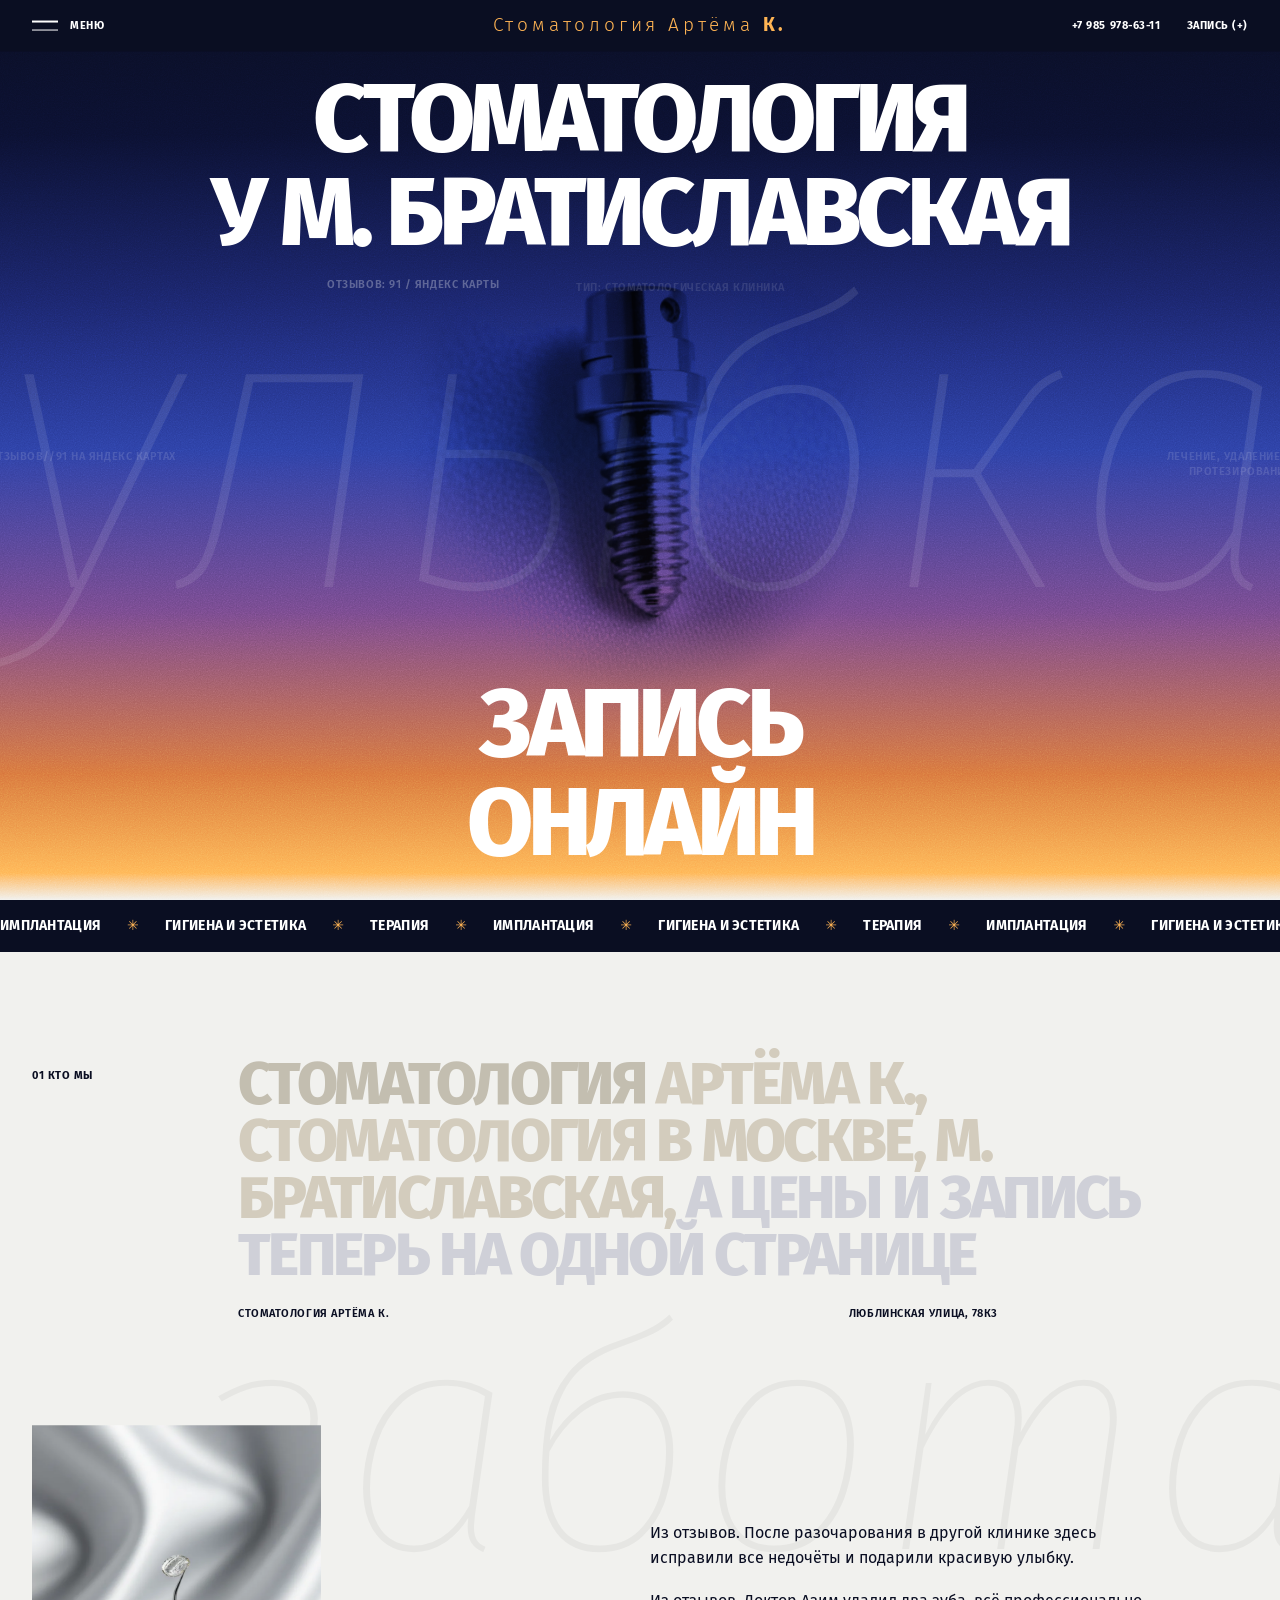
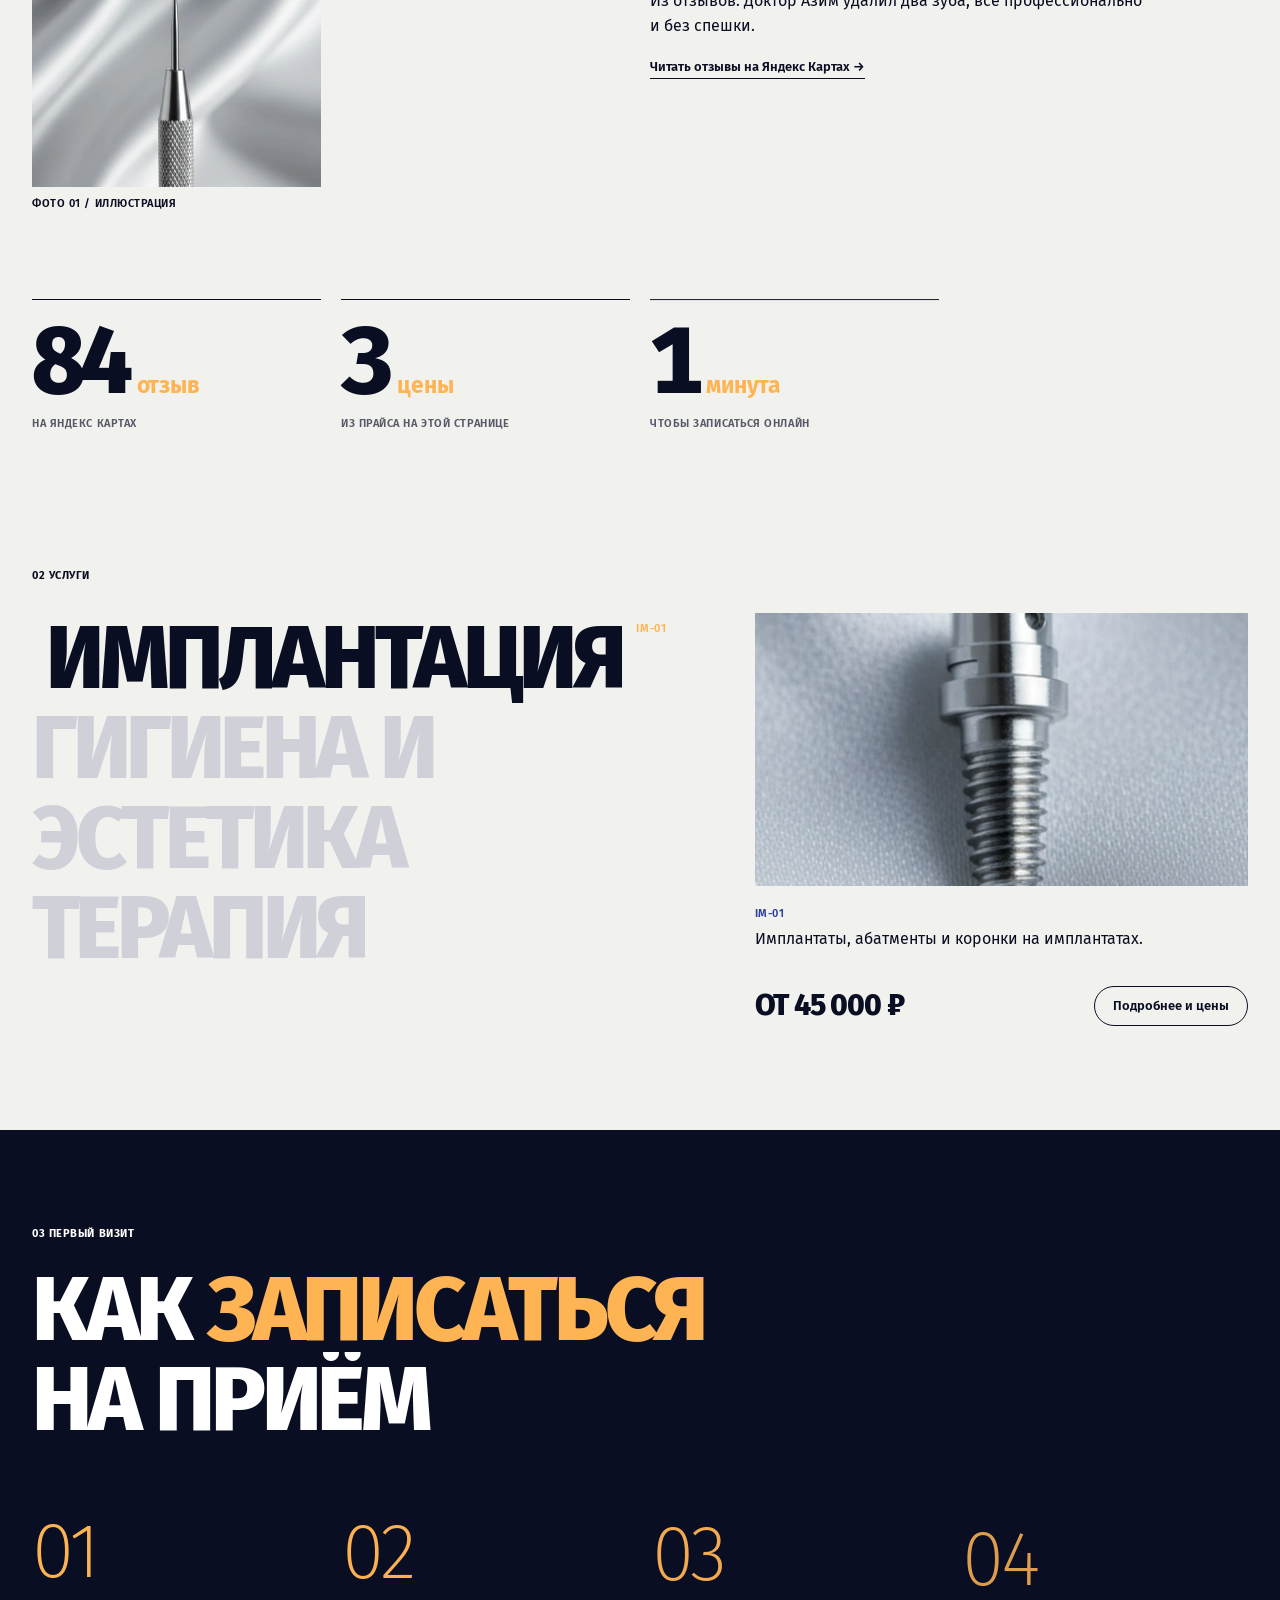
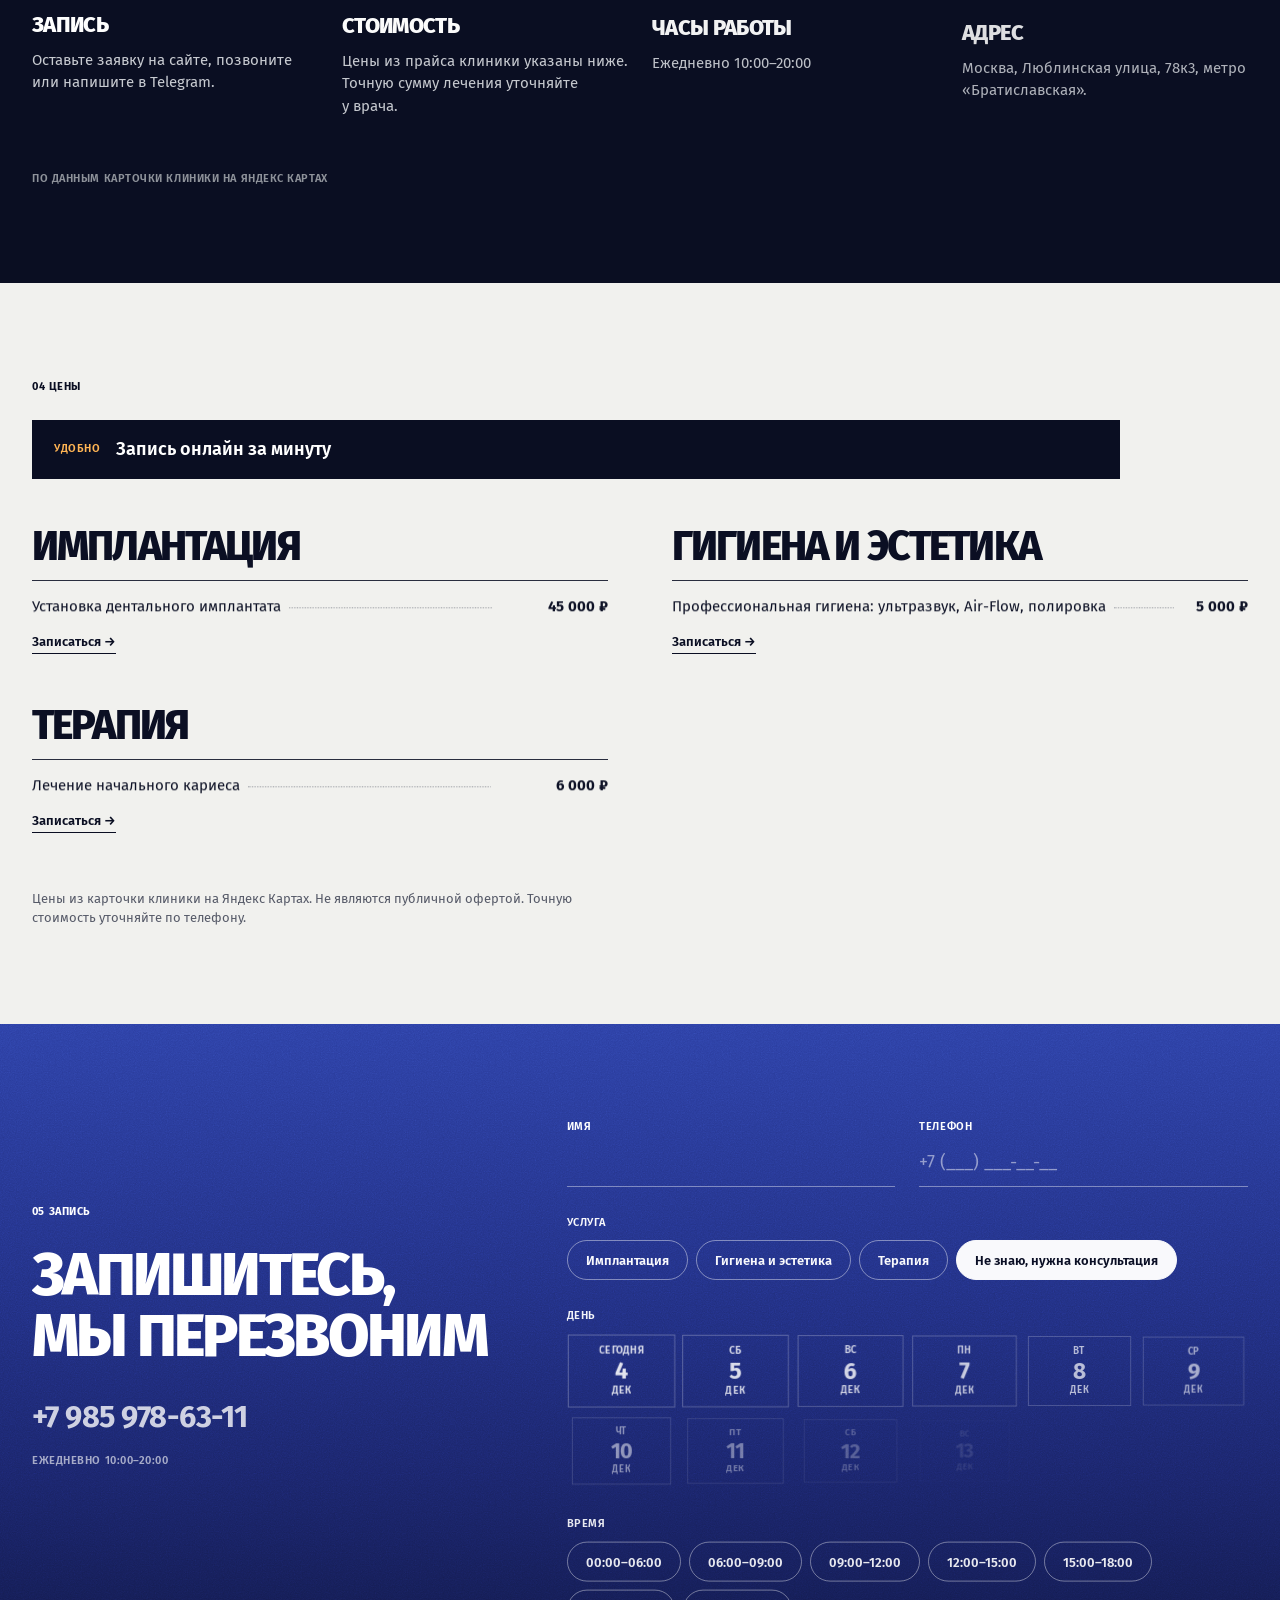
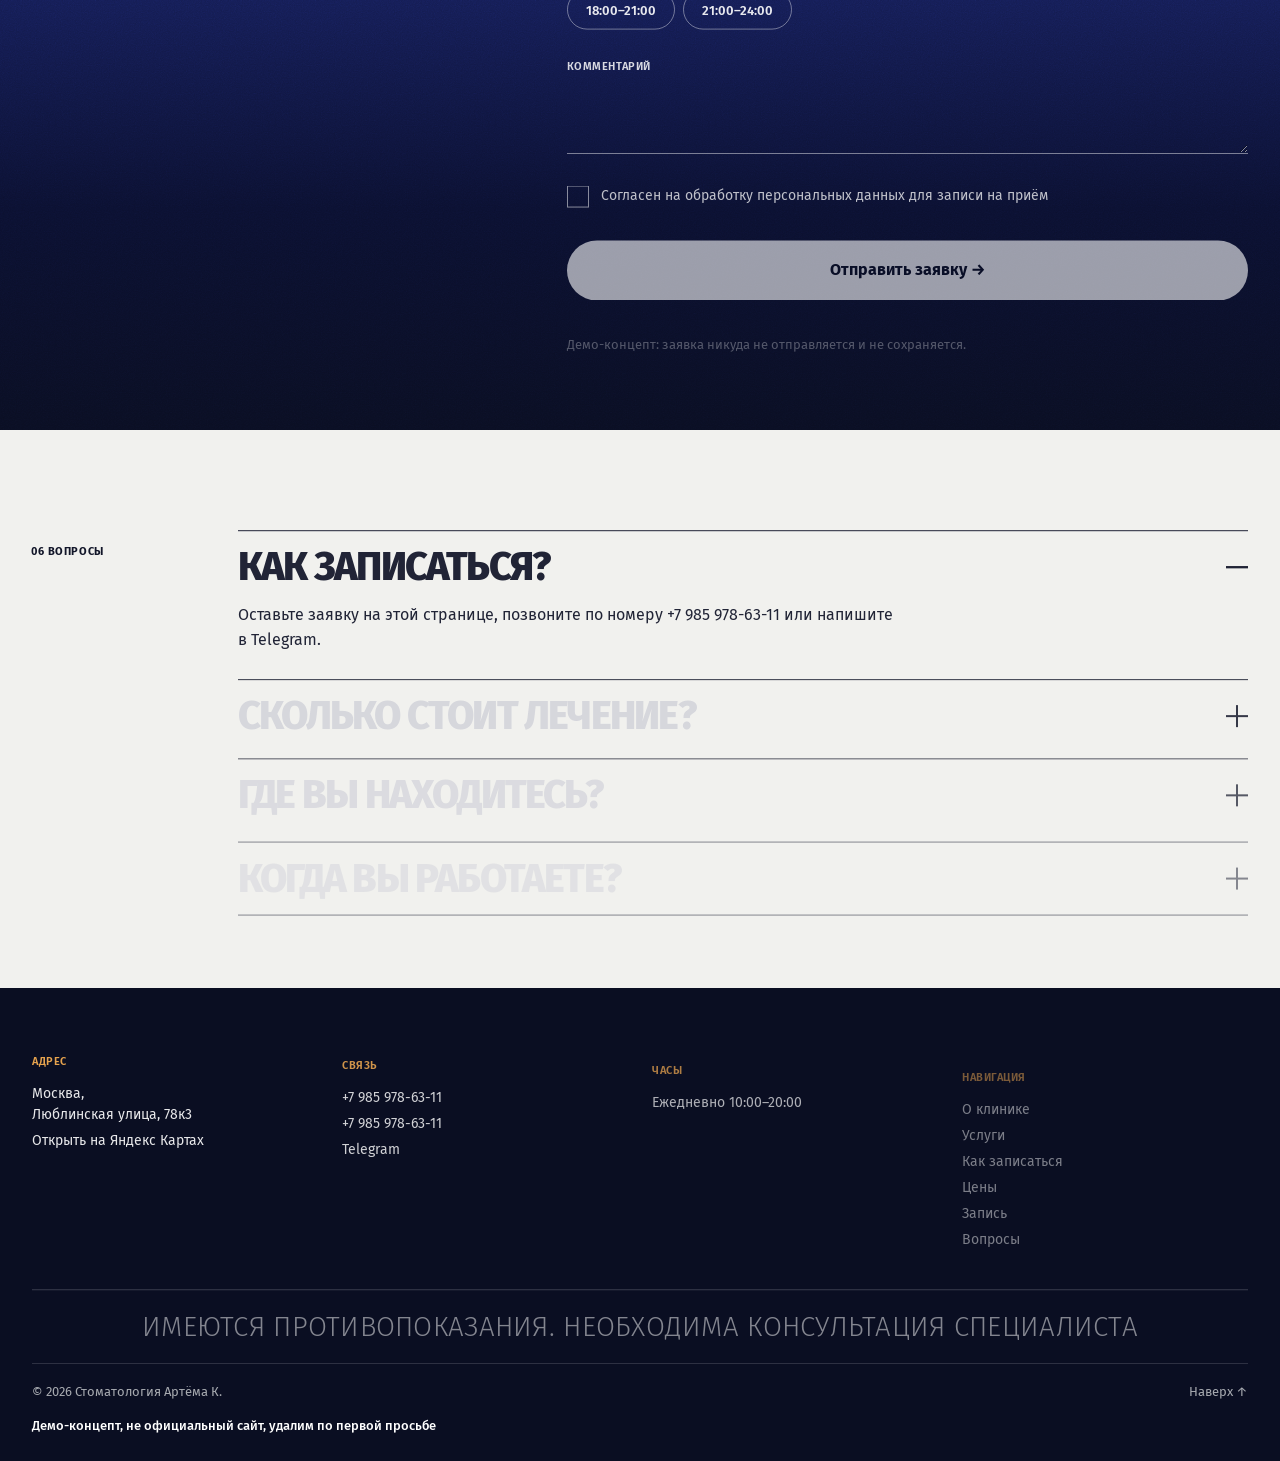
<file: artem-k/index.html>
<!doctype html>
<html lang="ru">
  <head>
    <meta charset="UTF-8" />
    <meta name="viewport" content="width=device-width, initial-scale=1" />
    <meta name="robots" content="noindex, nofollow" />
    <title>Стоматология Артёма К., стоматология в Москве. Демо-концепт</title>
    <meta name="description" content="Демо-концепт сайта Стоматология Артёма К.. Не официальный сайт." />
    <meta name="theme-color" content="#0b1030" />
    <link rel="icon" type="image/png" href="./favicon.png" />
    <link rel="preconnect" href="https://fonts.googleapis.com" />
    <link rel="preconnect" href="https://fonts.gstatic.com" crossorigin />
    <!-- Loaded without blocking: on Russian networks Google Fonts can stall, and the page must still render. -->
    <link rel="stylesheet" media="print" onload="this.media='all'" href="https://fonts.googleapis.com/css2?family=Fira+Sans:ital,wght@0,100;0,200;0,300;0,400;0,500;0,600;0,700;0,800;0,900;1,100;1,200;1,300;1,400;1,500;1,600;1,700;1,800;1,900&display=swap" />
    <script type="module" crossorigin src="./assets/index-QiNF6uCF.js"></script>
    <link rel="stylesheet" crossorigin href="./assets/index-Bmknc9Sq.css">
  </head>
  <body>
    <div id="root"></div>
  </body>
</html>
</file>
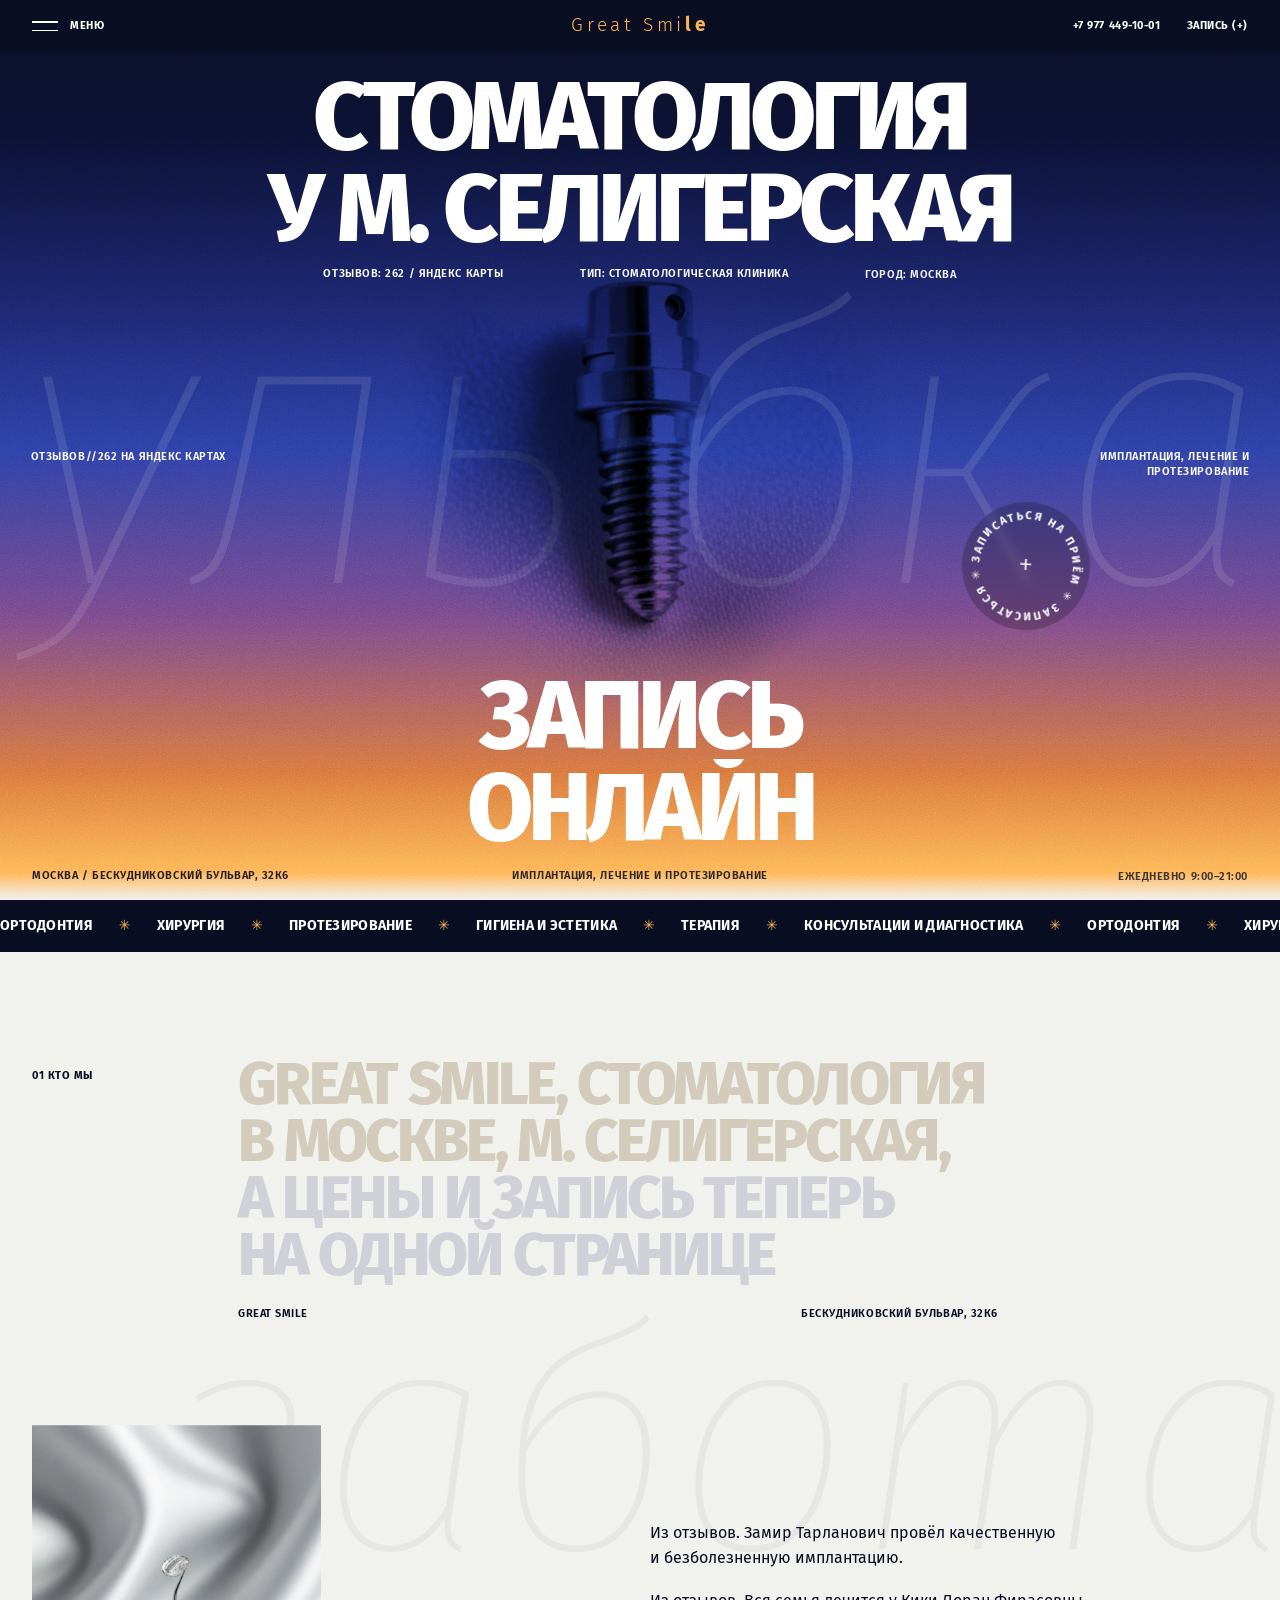
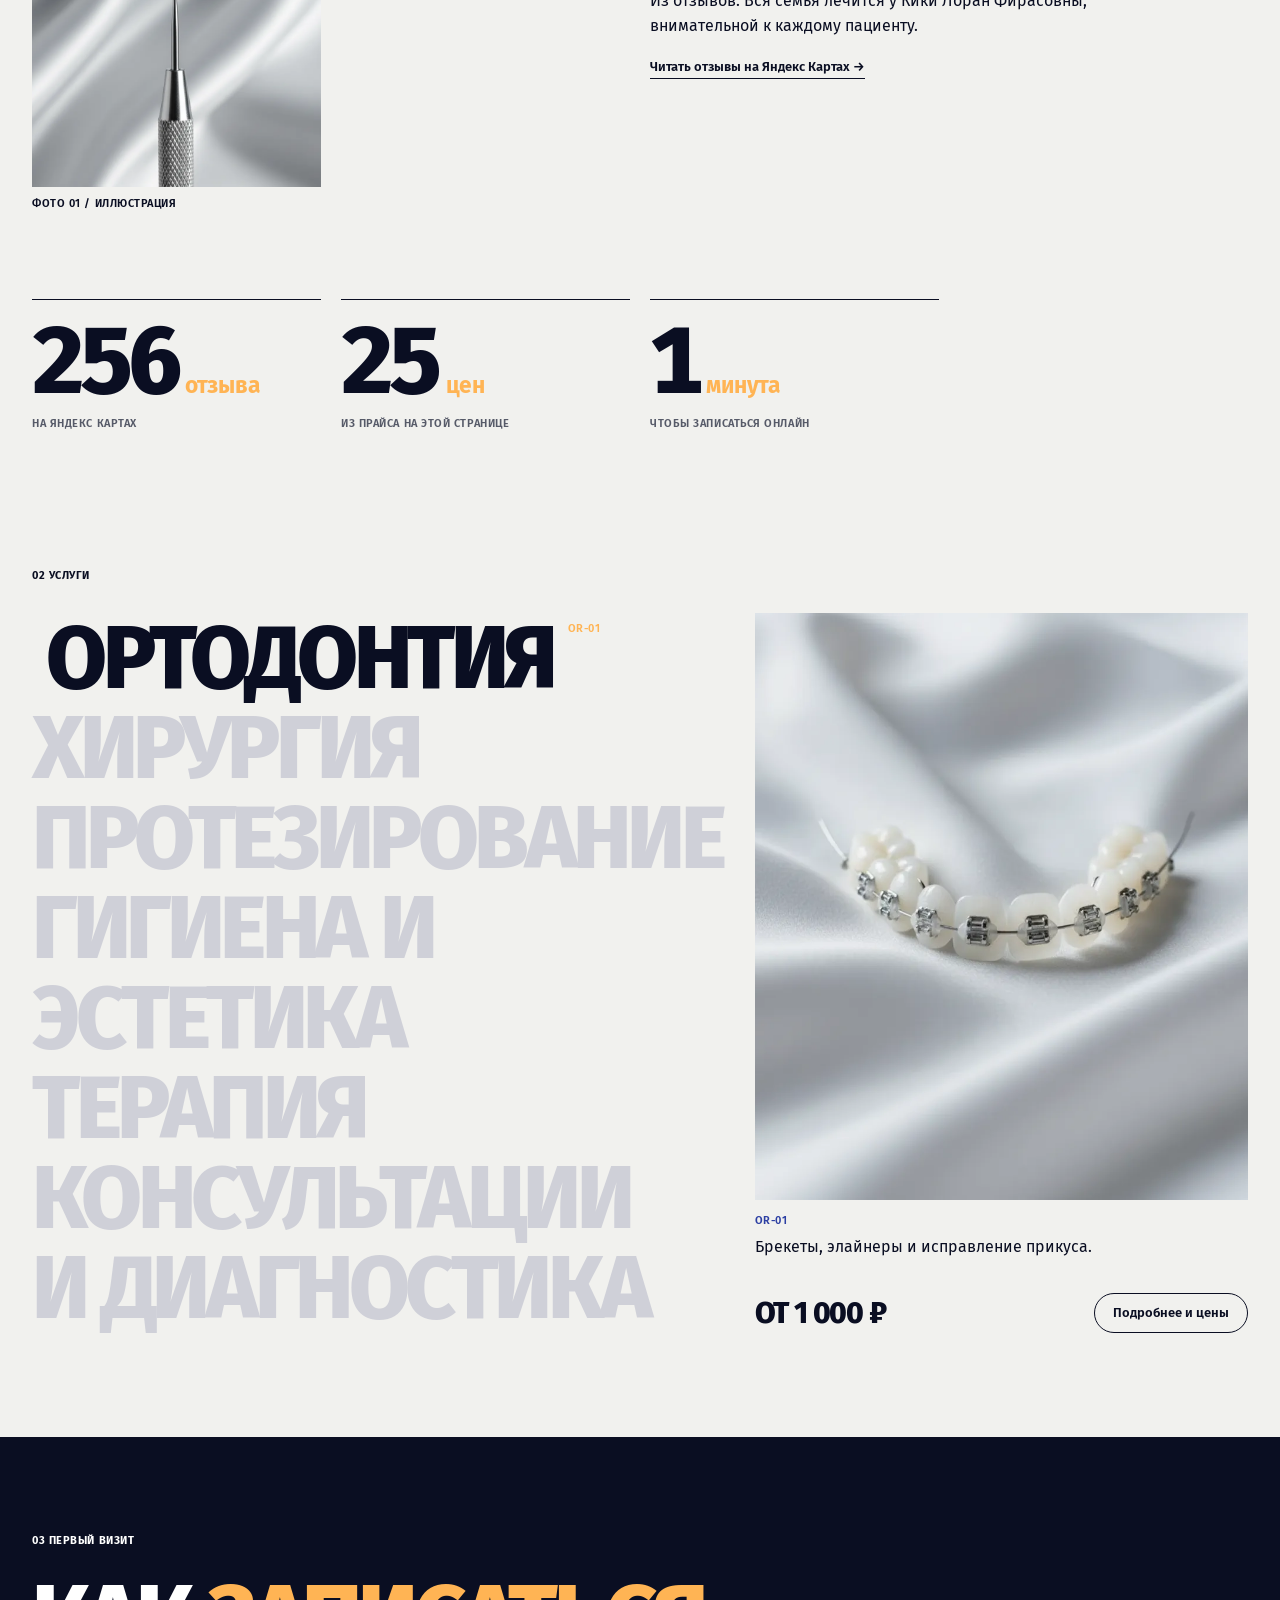
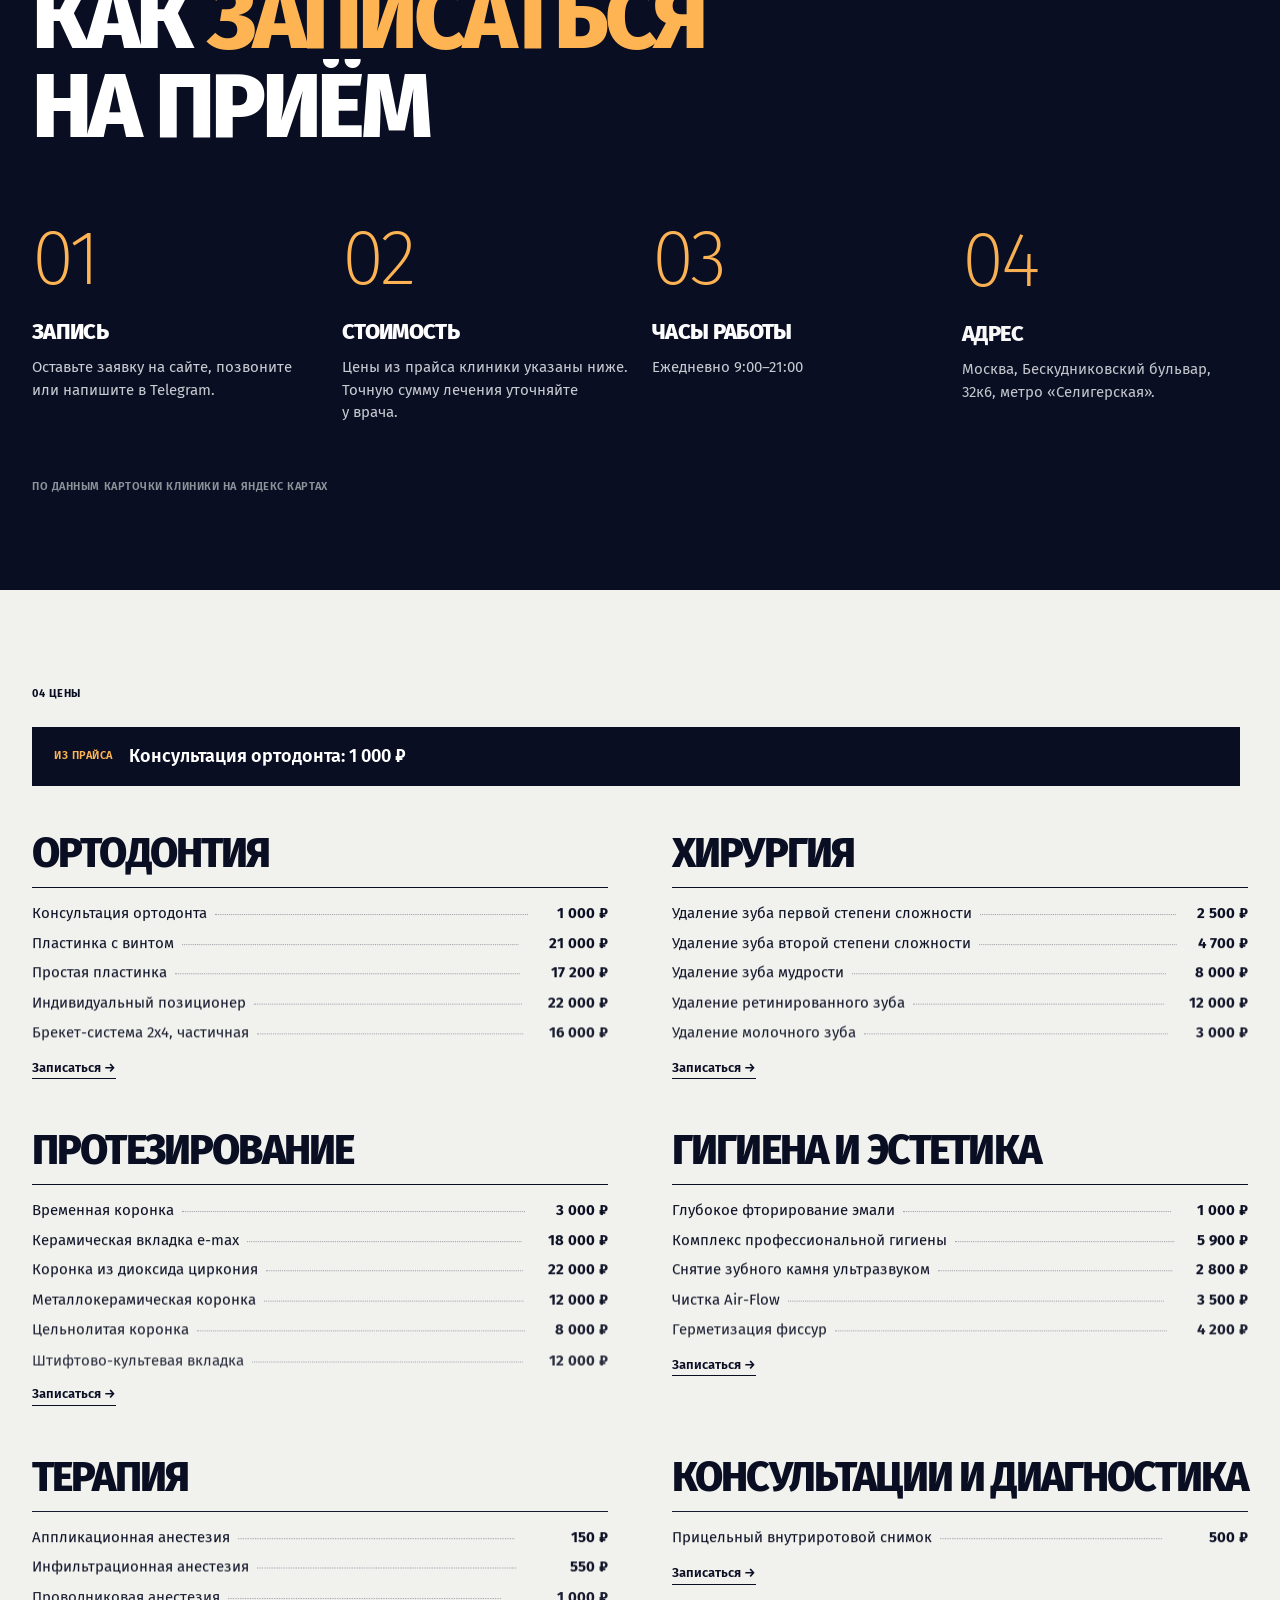
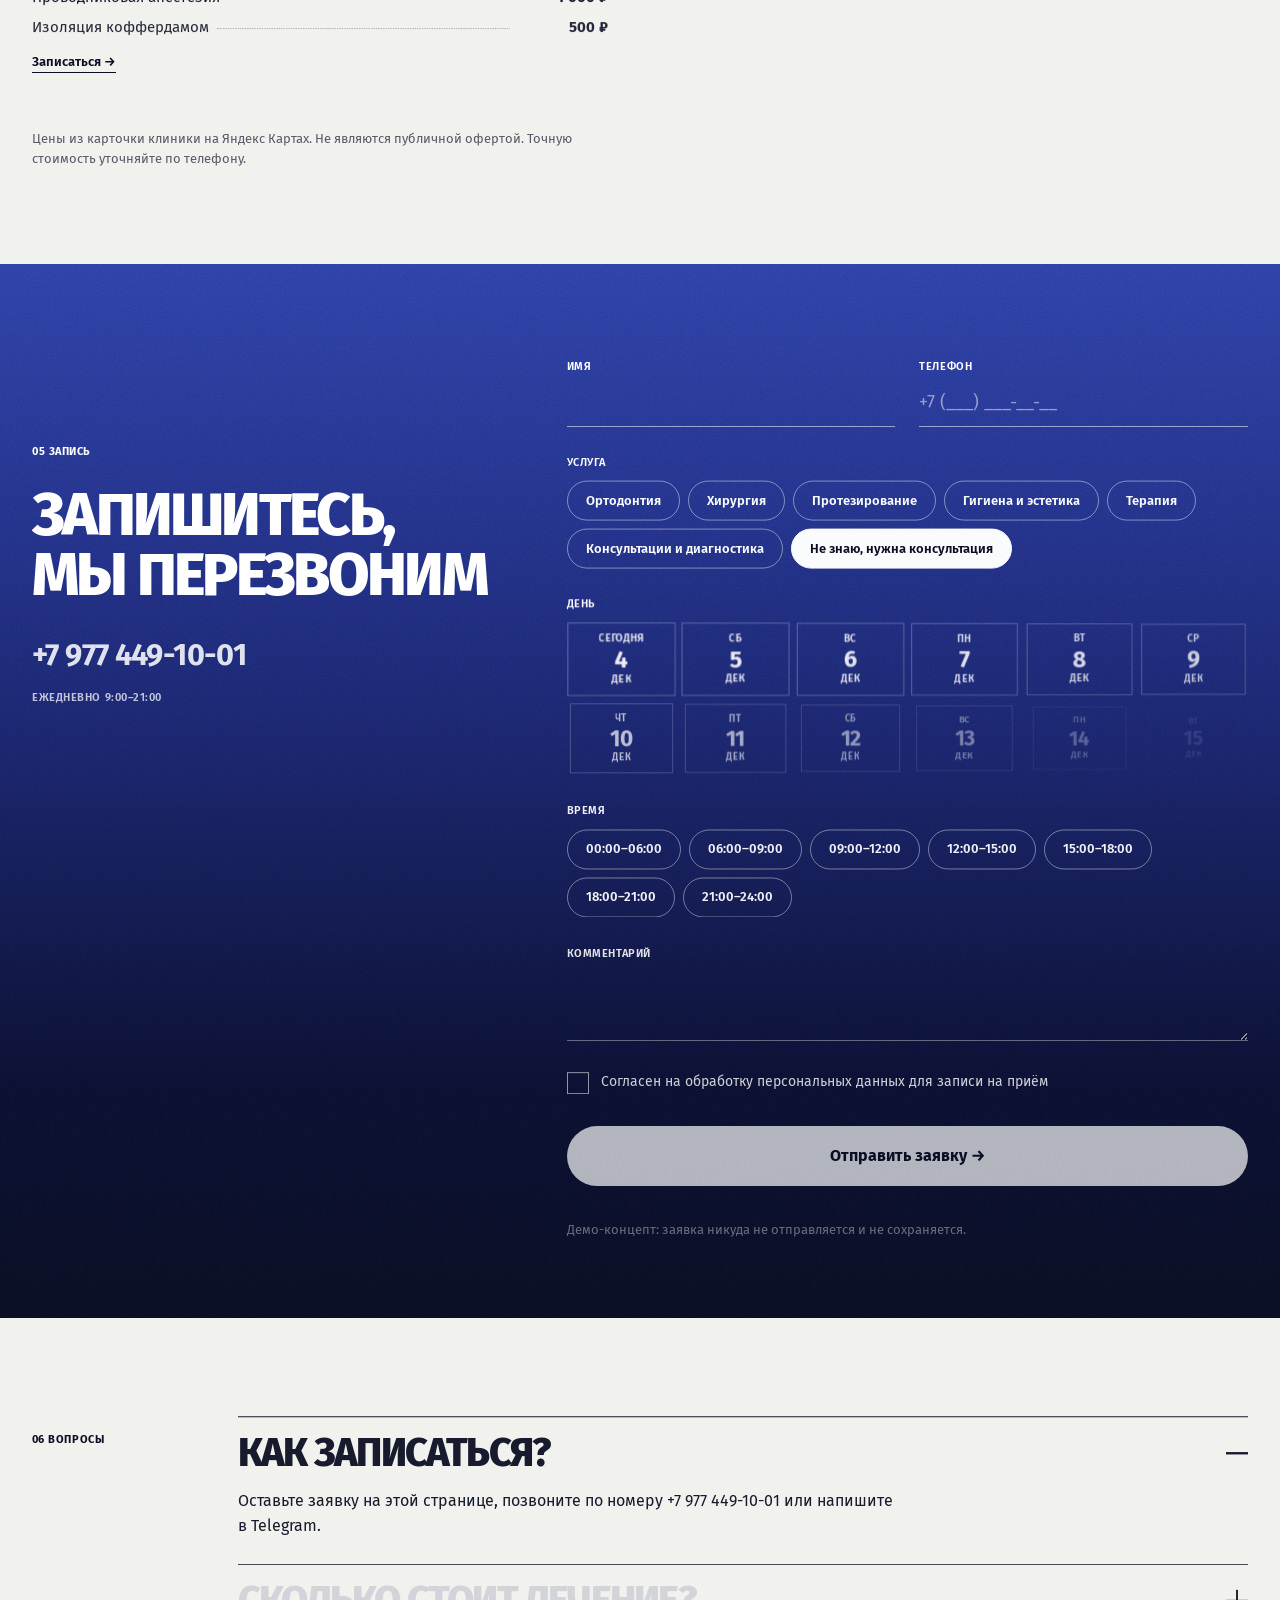
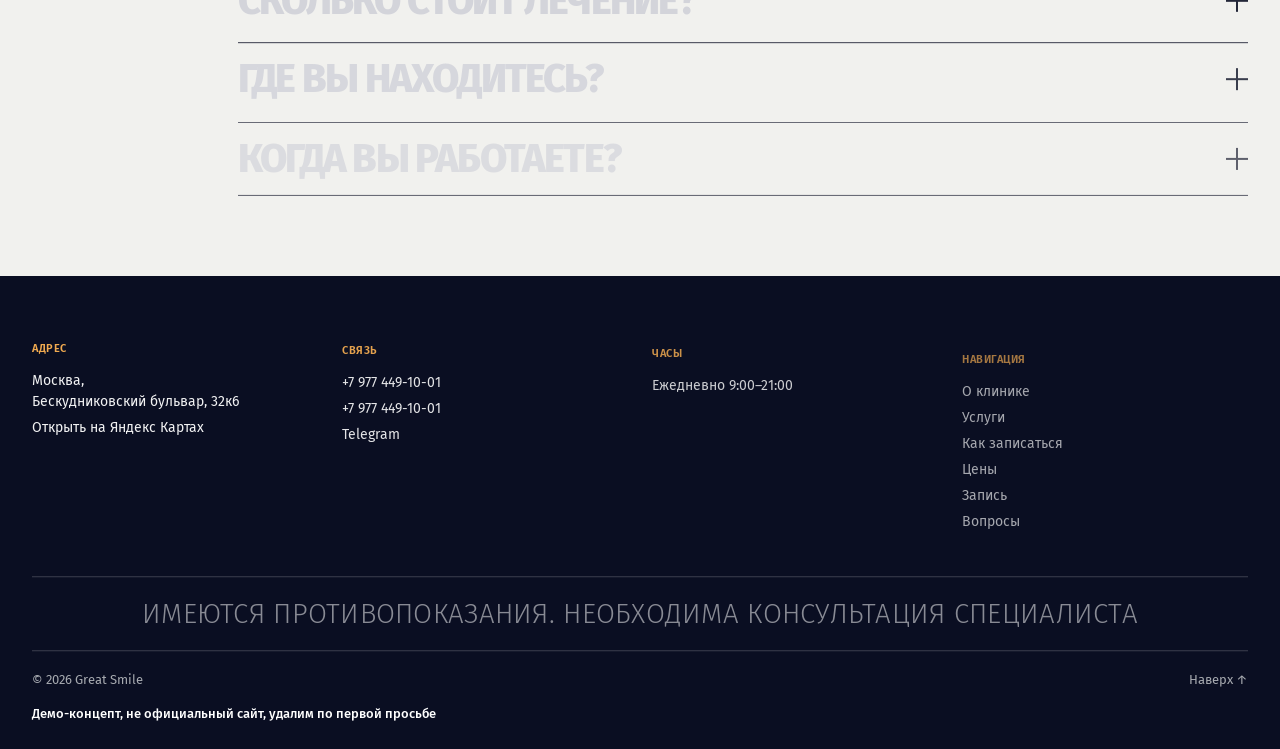
<file: greatsmile/index.html>
<!doctype html>
<html lang="ru">
  <head>
    <meta charset="UTF-8" />
    <meta name="viewport" content="width=device-width, initial-scale=1" />
    <meta name="robots" content="noindex, nofollow" />
    <title>Great Smile, стоматология в Москве. Демо-концепт</title>
    <meta name="description" content="Демо-концепт сайта Great Smile. Не официальный сайт." />
    <meta name="theme-color" content="#0b1030" />
    <link rel="icon" type="image/png" href="./favicon.png" />
    <link rel="preconnect" href="https://fonts.googleapis.com" />
    <link rel="preconnect" href="https://fonts.gstatic.com" crossorigin />
    <!-- Loaded without blocking: on Russian networks Google Fonts can stall, and the page must still render. -->
    <link rel="stylesheet" media="print" onload="this.media='all'" href="https://fonts.googleapis.com/css2?family=Fira+Sans:ital,wght@0,100;0,200;0,300;0,400;0,500;0,600;0,700;0,800;0,900;1,100;1,200;1,300;1,400;1,500;1,600;1,700;1,800;1,900&display=swap" />
    <script type="module" crossorigin src="./assets/index-D5X3uTpM.js"></script>
    <link rel="stylesheet" crossorigin href="./assets/index-Bmknc9Sq.css">
  </head>
  <body>
    <div id="root"></div>
  </body>
</html>
</file>
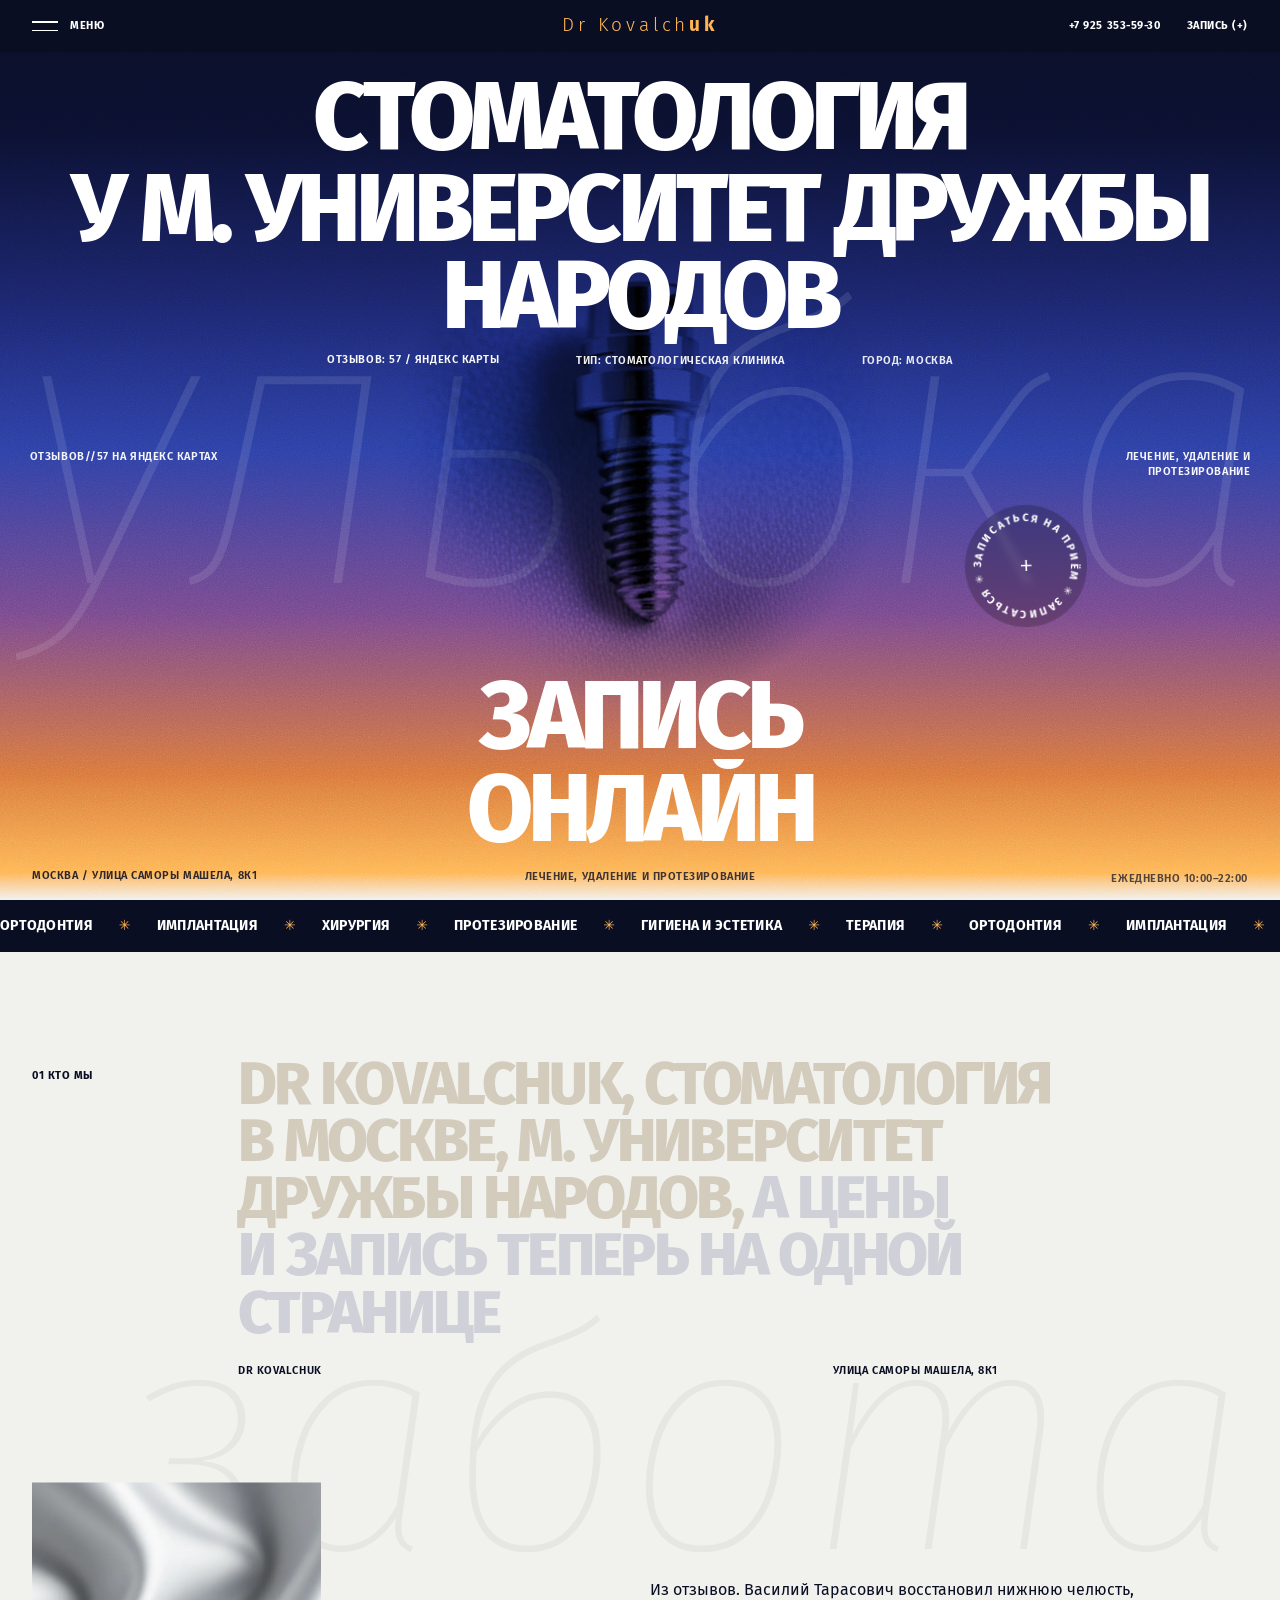
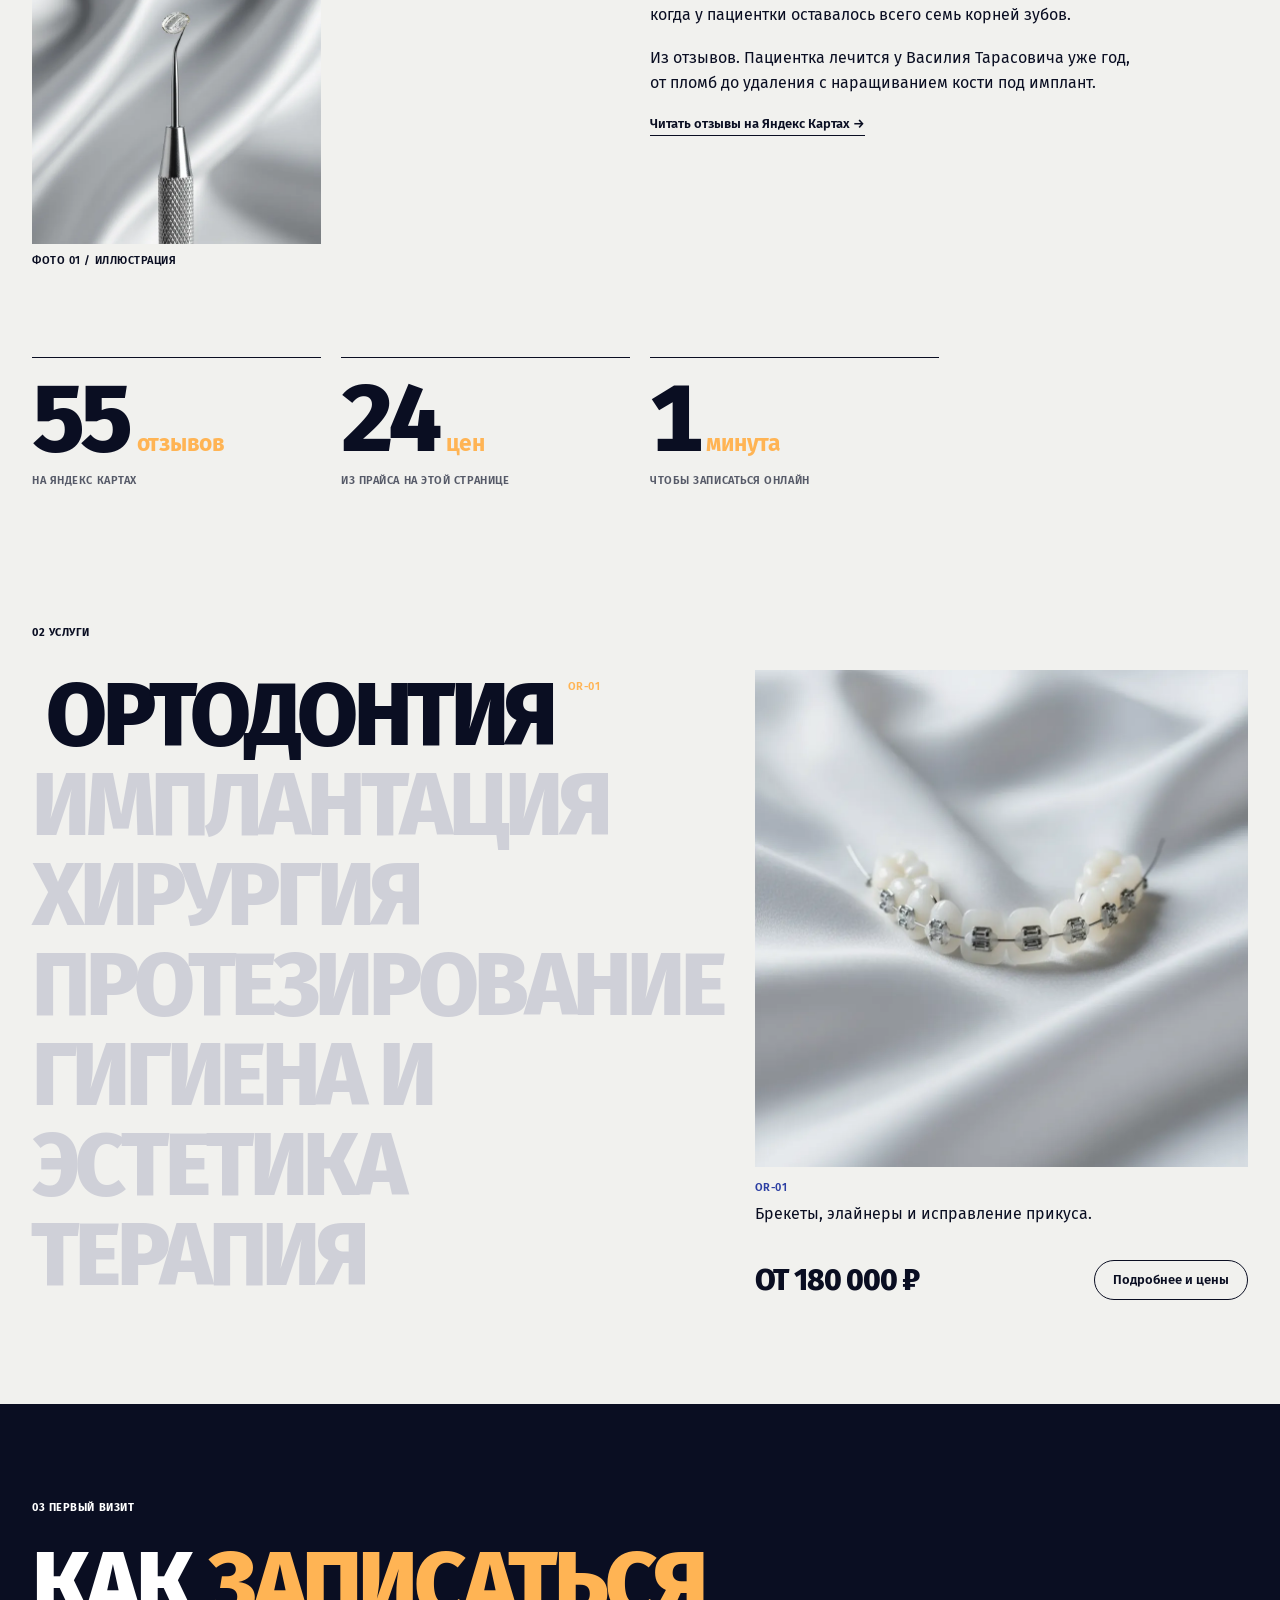
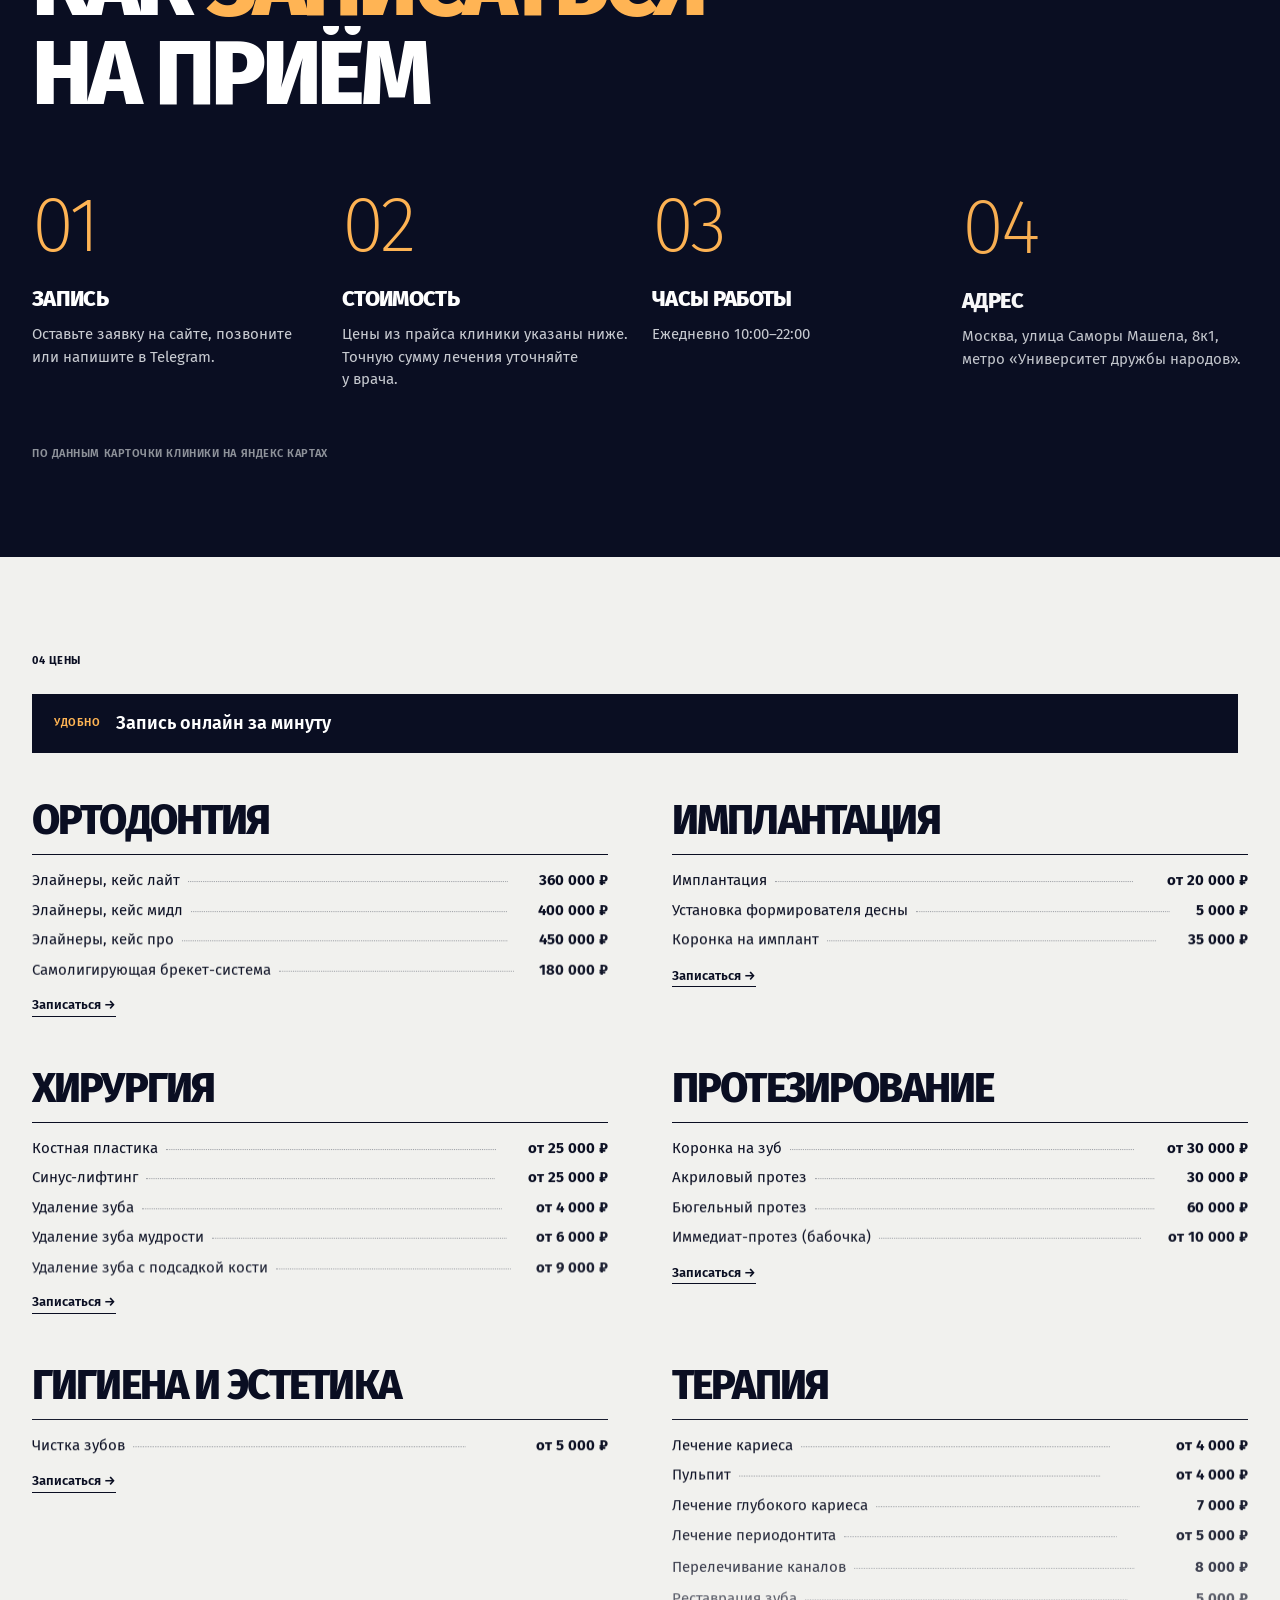
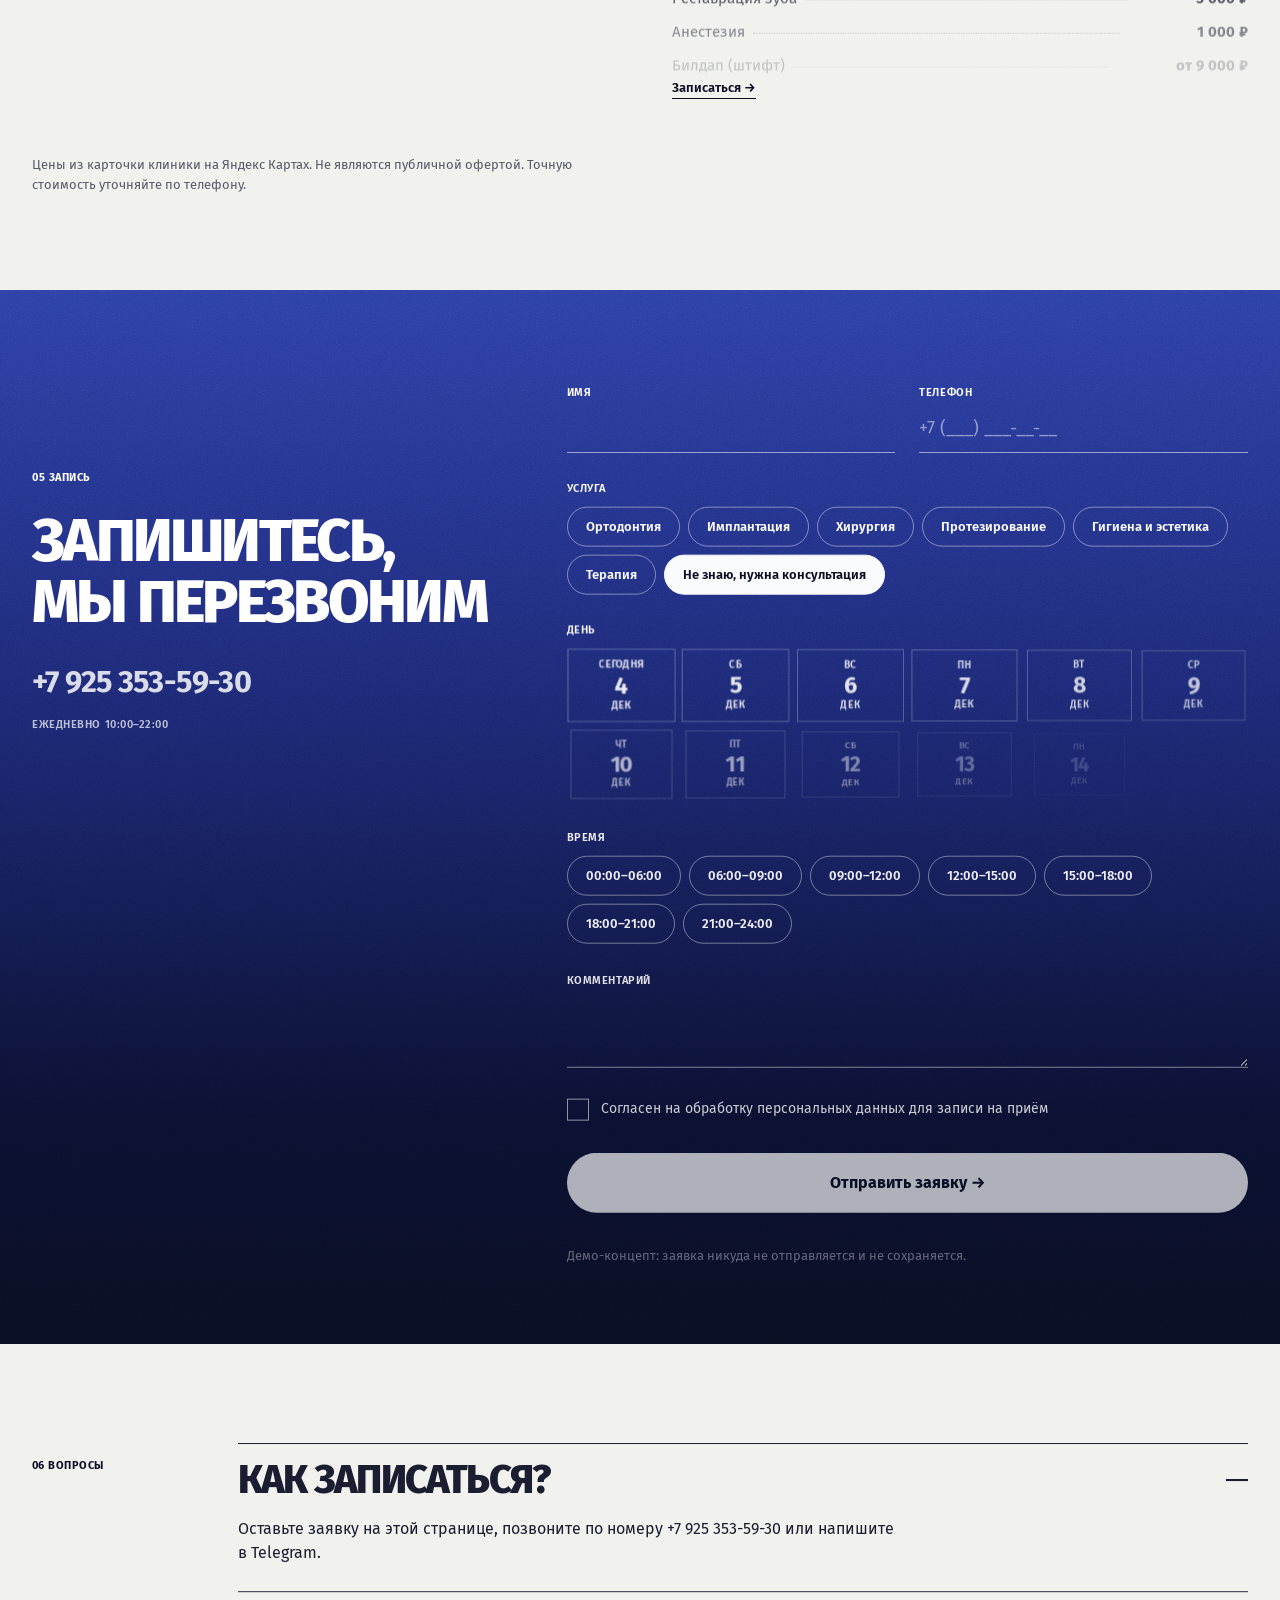
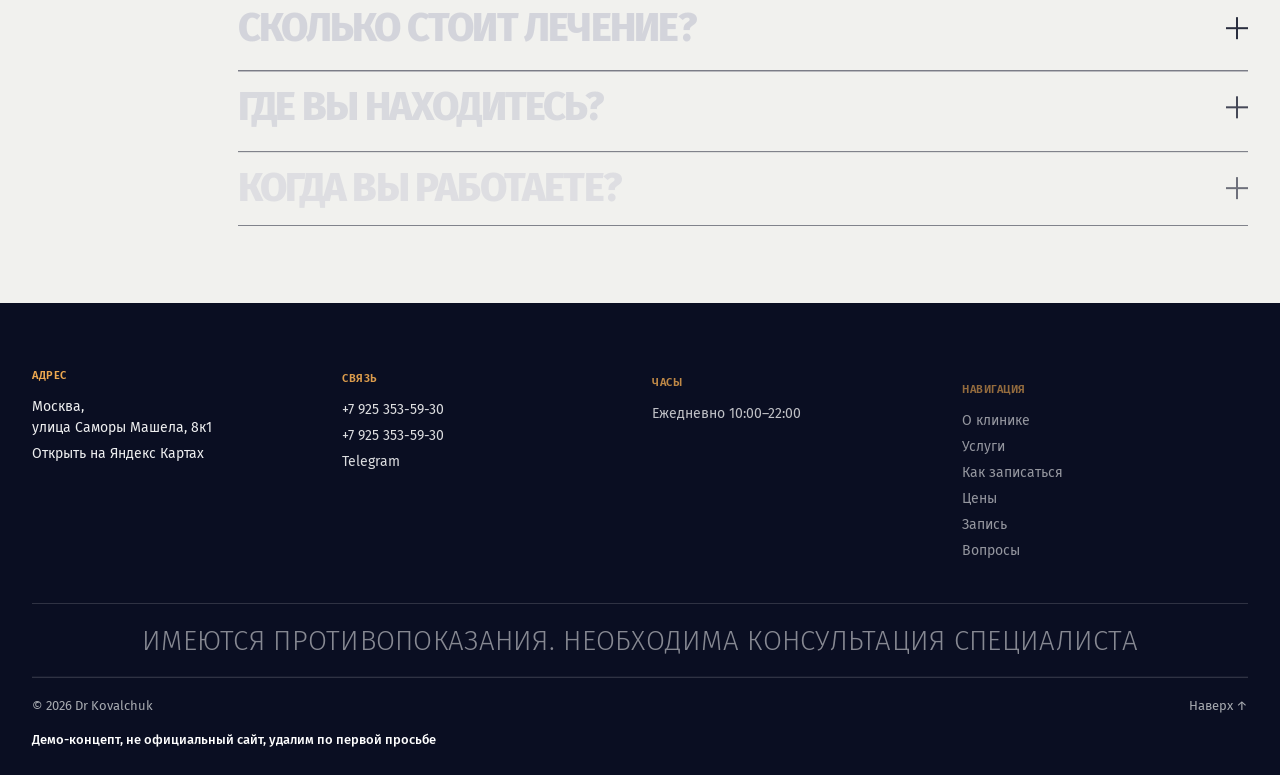
<file: kovalchuk/index.html>
<!doctype html>
<html lang="ru">
  <head>
    <meta charset="UTF-8" />
    <meta name="viewport" content="width=device-width, initial-scale=1" />
    <meta name="robots" content="noindex, nofollow" />
    <title>Dr Kovalchuk, стоматология в Москве. Демо-концепт</title>
    <meta name="description" content="Демо-концепт сайта Dr Kovalchuk. Не официальный сайт." />
    <meta name="theme-color" content="#0b1030" />
    <link rel="icon" type="image/png" href="./favicon.png" />
    <link rel="preconnect" href="https://fonts.googleapis.com" />
    <link rel="preconnect" href="https://fonts.gstatic.com" crossorigin />
    <!-- Loaded without blocking: on Russian networks Google Fonts can stall, and the page must still render. -->
    <link rel="stylesheet" media="print" onload="this.media='all'" href="https://fonts.googleapis.com/css2?family=Fira+Sans:ital,wght@0,100;0,200;0,300;0,400;0,500;0,600;0,700;0,800;0,900;1,100;1,200;1,300;1,400;1,500;1,600;1,700;1,800;1,900&display=swap" />
    <script type="module" crossorigin src="./assets/index-B9xWa-oz.js"></script>
    <link rel="stylesheet" crossorigin href="./assets/index-Bmknc9Sq.css">
  </head>
  <body>
    <div id="root"></div>
  </body>
</html>
</file>
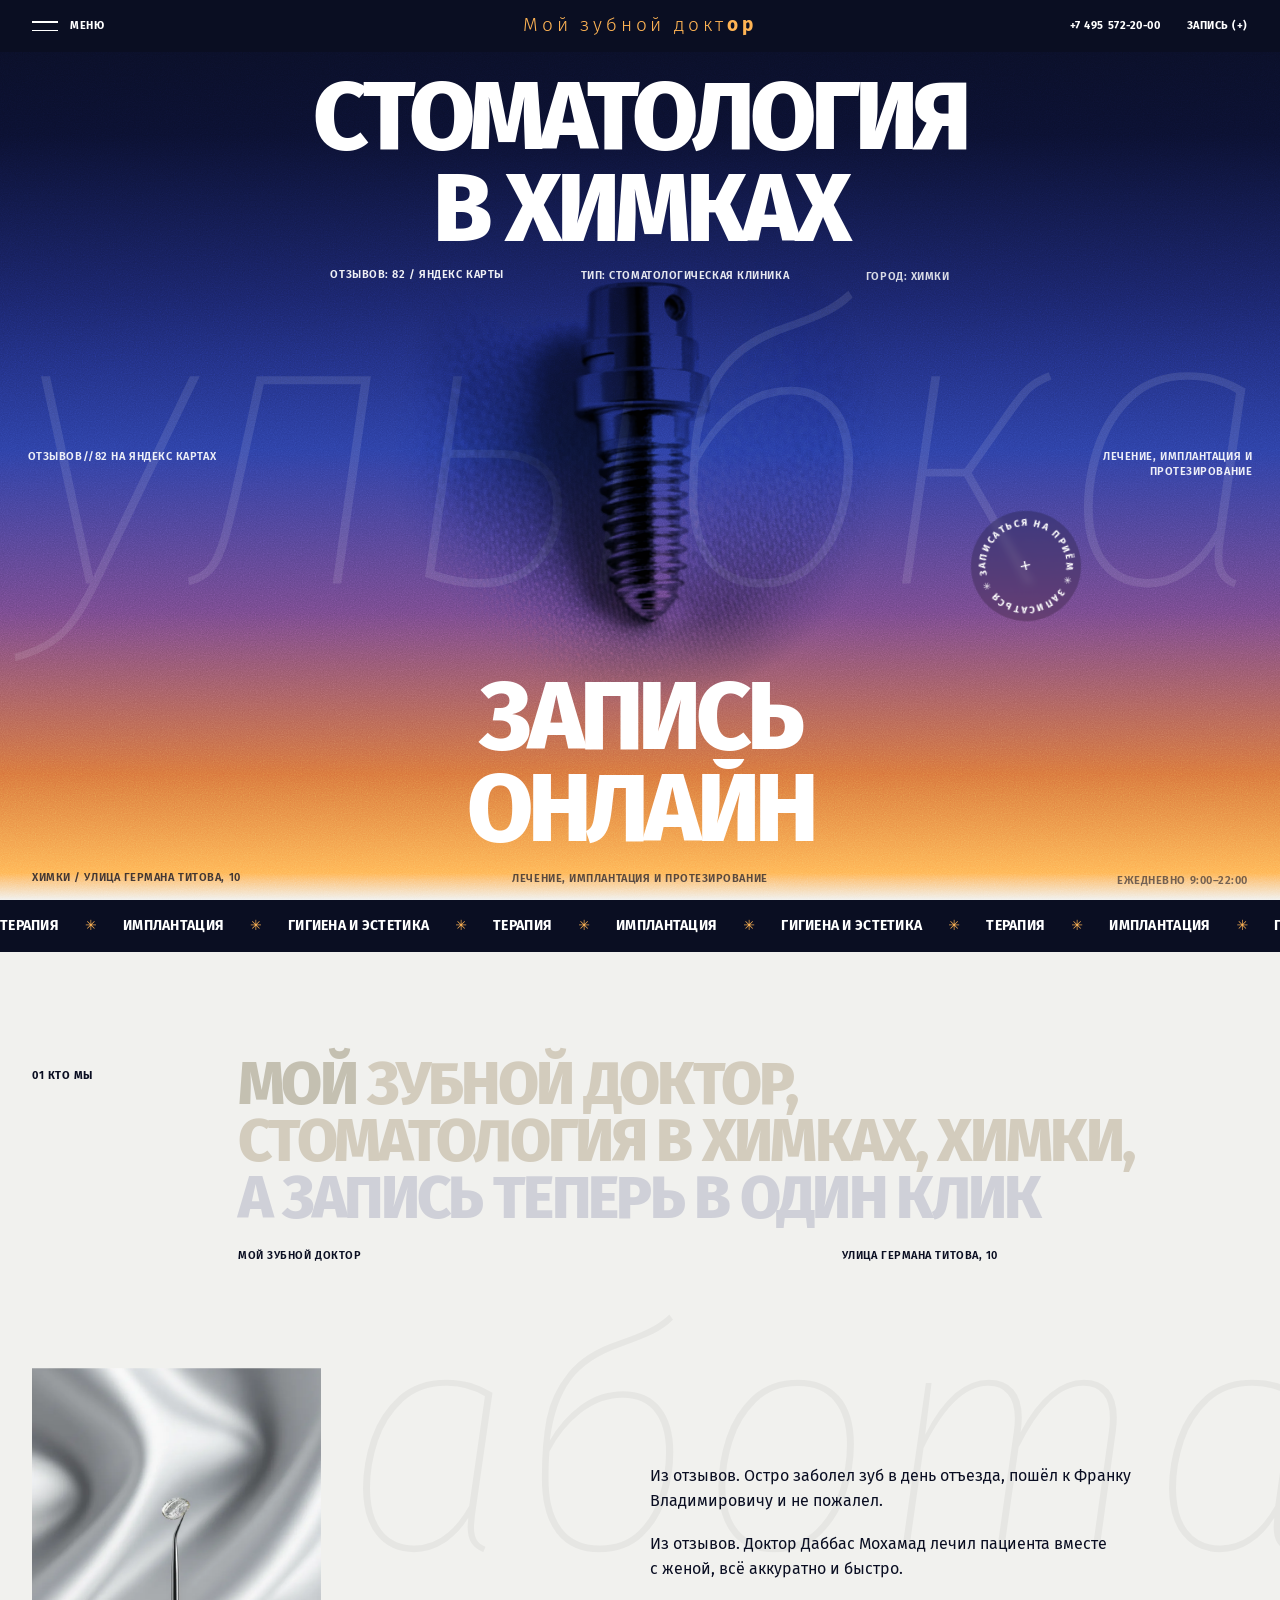
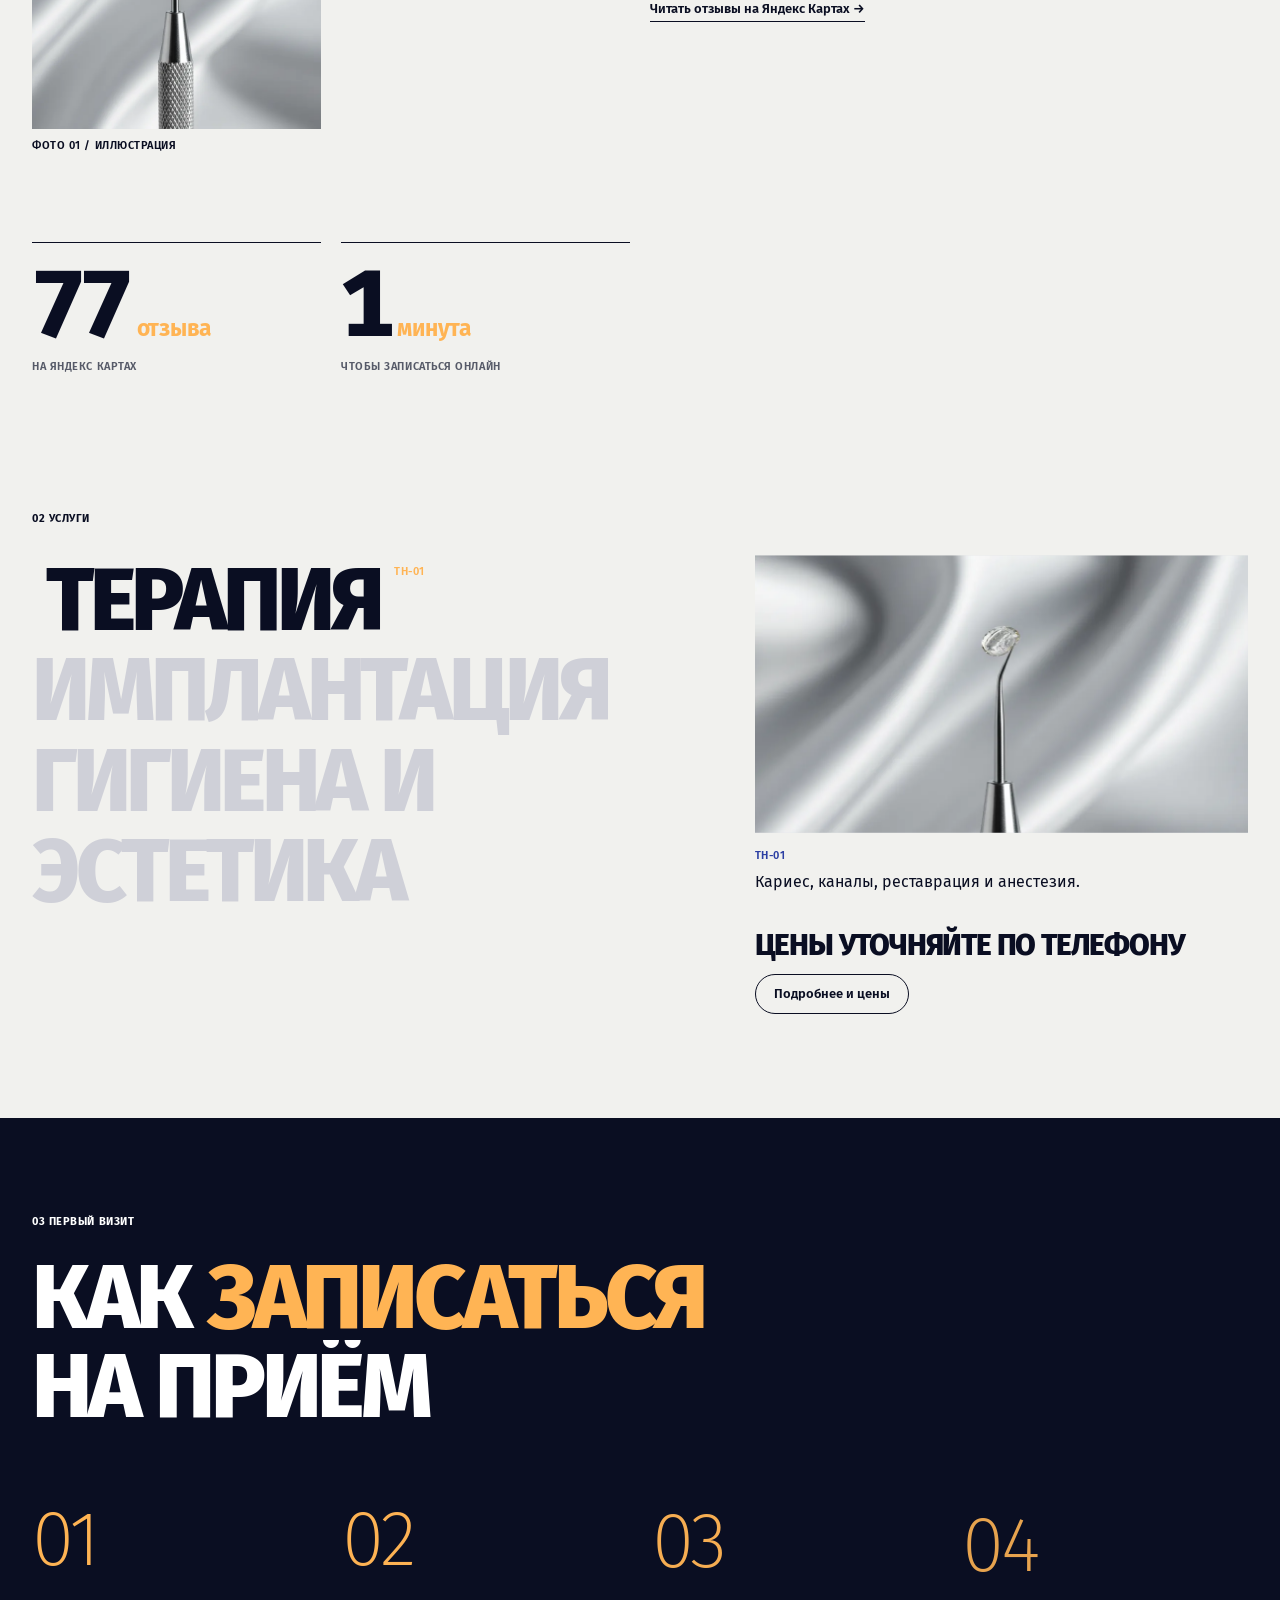
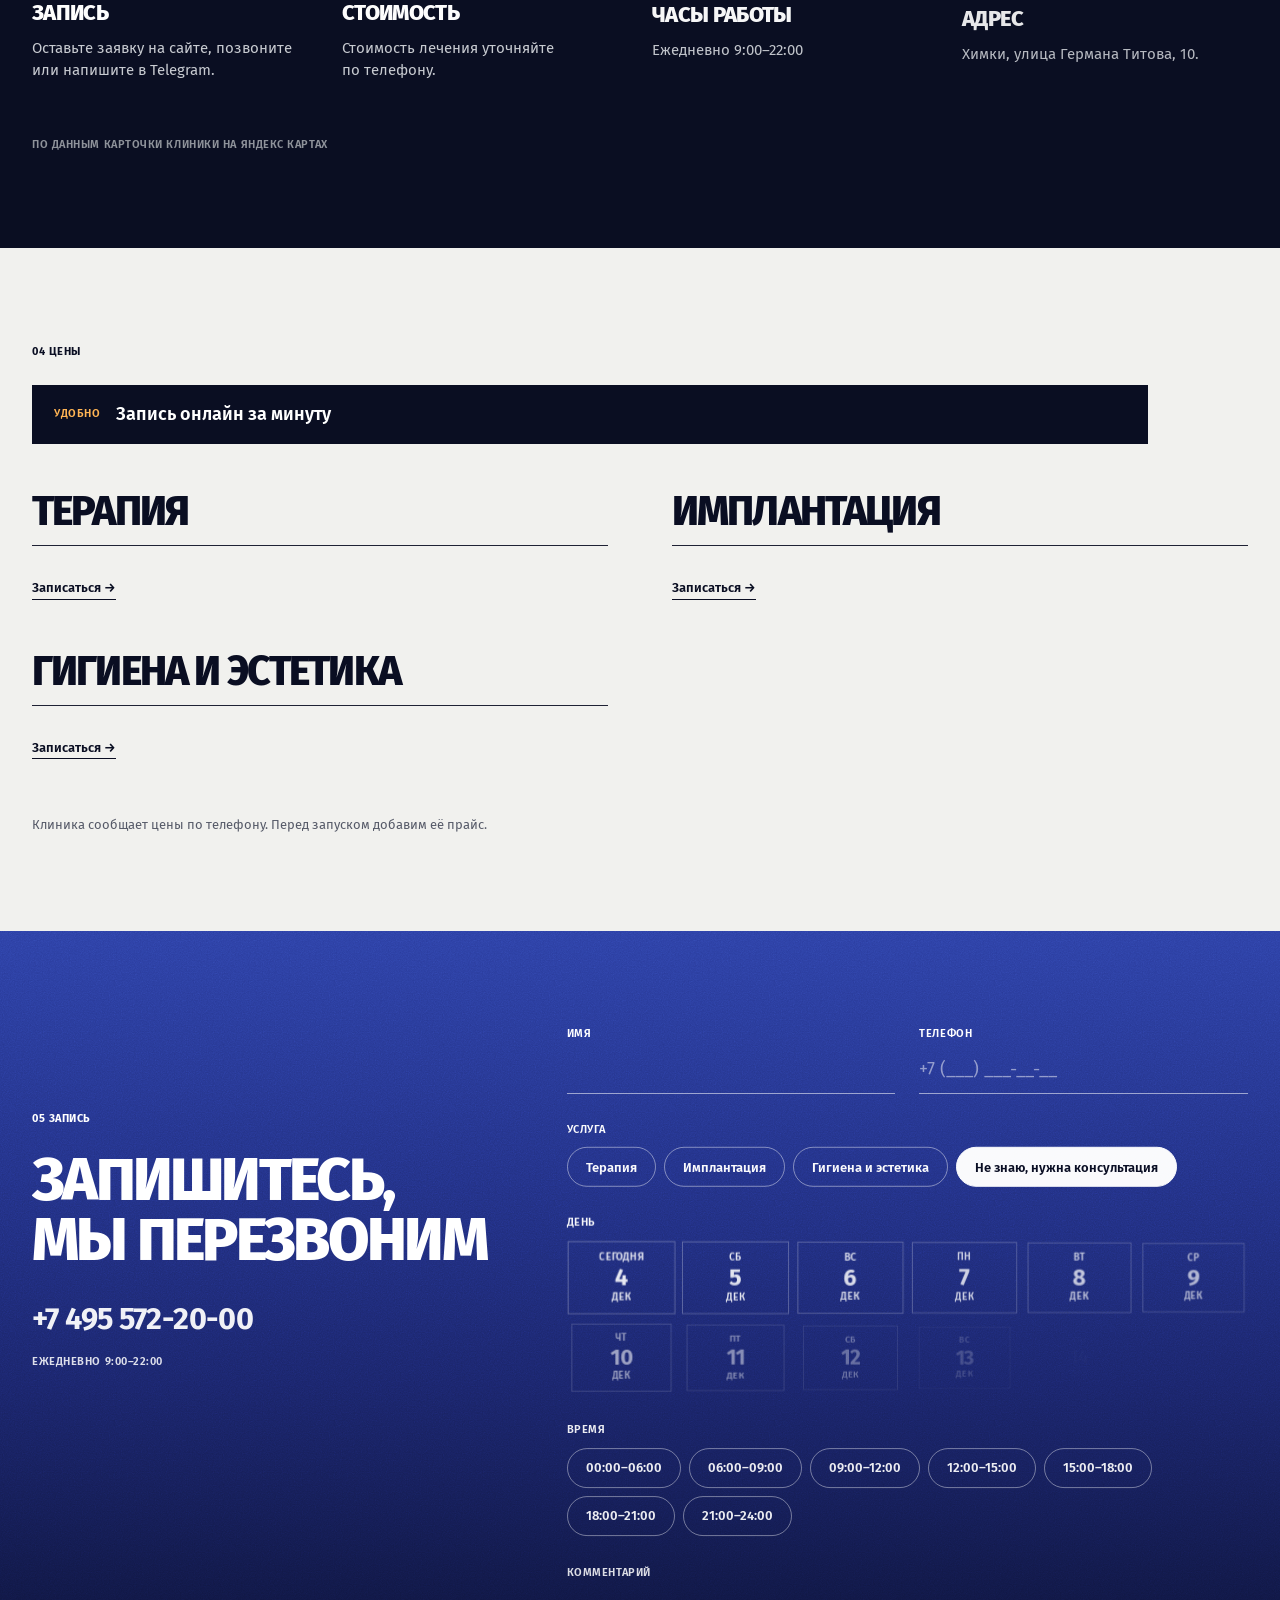
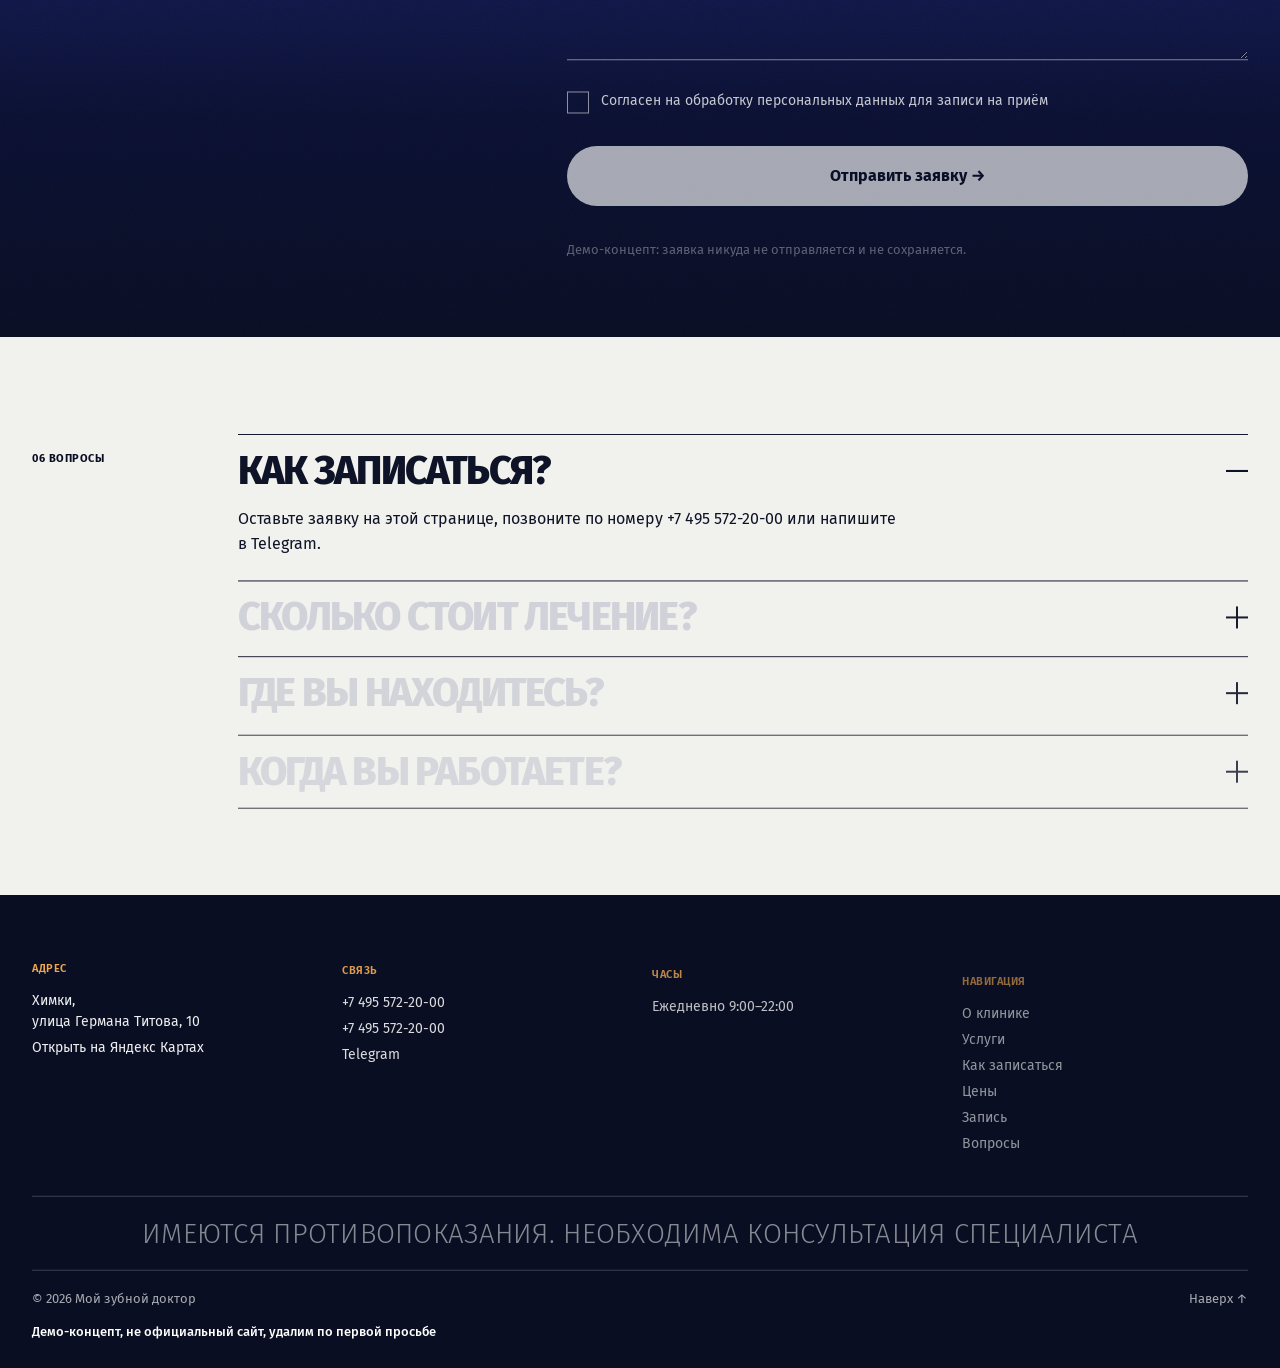
<file: moy-zubnoy/index.html>
<!doctype html>
<html lang="ru">
  <head>
    <meta charset="UTF-8" />
    <meta name="viewport" content="width=device-width, initial-scale=1" />
    <meta name="robots" content="noindex, nofollow" />
    <title>Мой зубной доктор, стоматология в Химках. Демо-концепт</title>
    <meta name="description" content="Демо-концепт сайта Мой зубной доктор. Не официальный сайт." />
    <meta name="theme-color" content="#0b1030" />
    <link rel="icon" type="image/png" href="./favicon.png" />
    <link rel="preconnect" href="https://fonts.googleapis.com" />
    <link rel="preconnect" href="https://fonts.gstatic.com" crossorigin />
    <!-- Loaded without blocking: on Russian networks Google Fonts can stall, and the page must still render. -->
    <link rel="stylesheet" media="print" onload="this.media='all'" href="https://fonts.googleapis.com/css2?family=Fira+Sans:ital,wght@0,100;0,200;0,300;0,400;0,500;0,600;0,700;0,800;0,900;1,100;1,200;1,300;1,400;1,500;1,600;1,700;1,800;1,900&display=swap" />
    <script type="module" crossorigin src="./assets/index-_RIEObCl.js"></script>
    <link rel="stylesheet" crossorigin href="./assets/index-Bmknc9Sq.css">
  </head>
  <body>
    <div id="root"></div>
  </body>
</html>
</file>
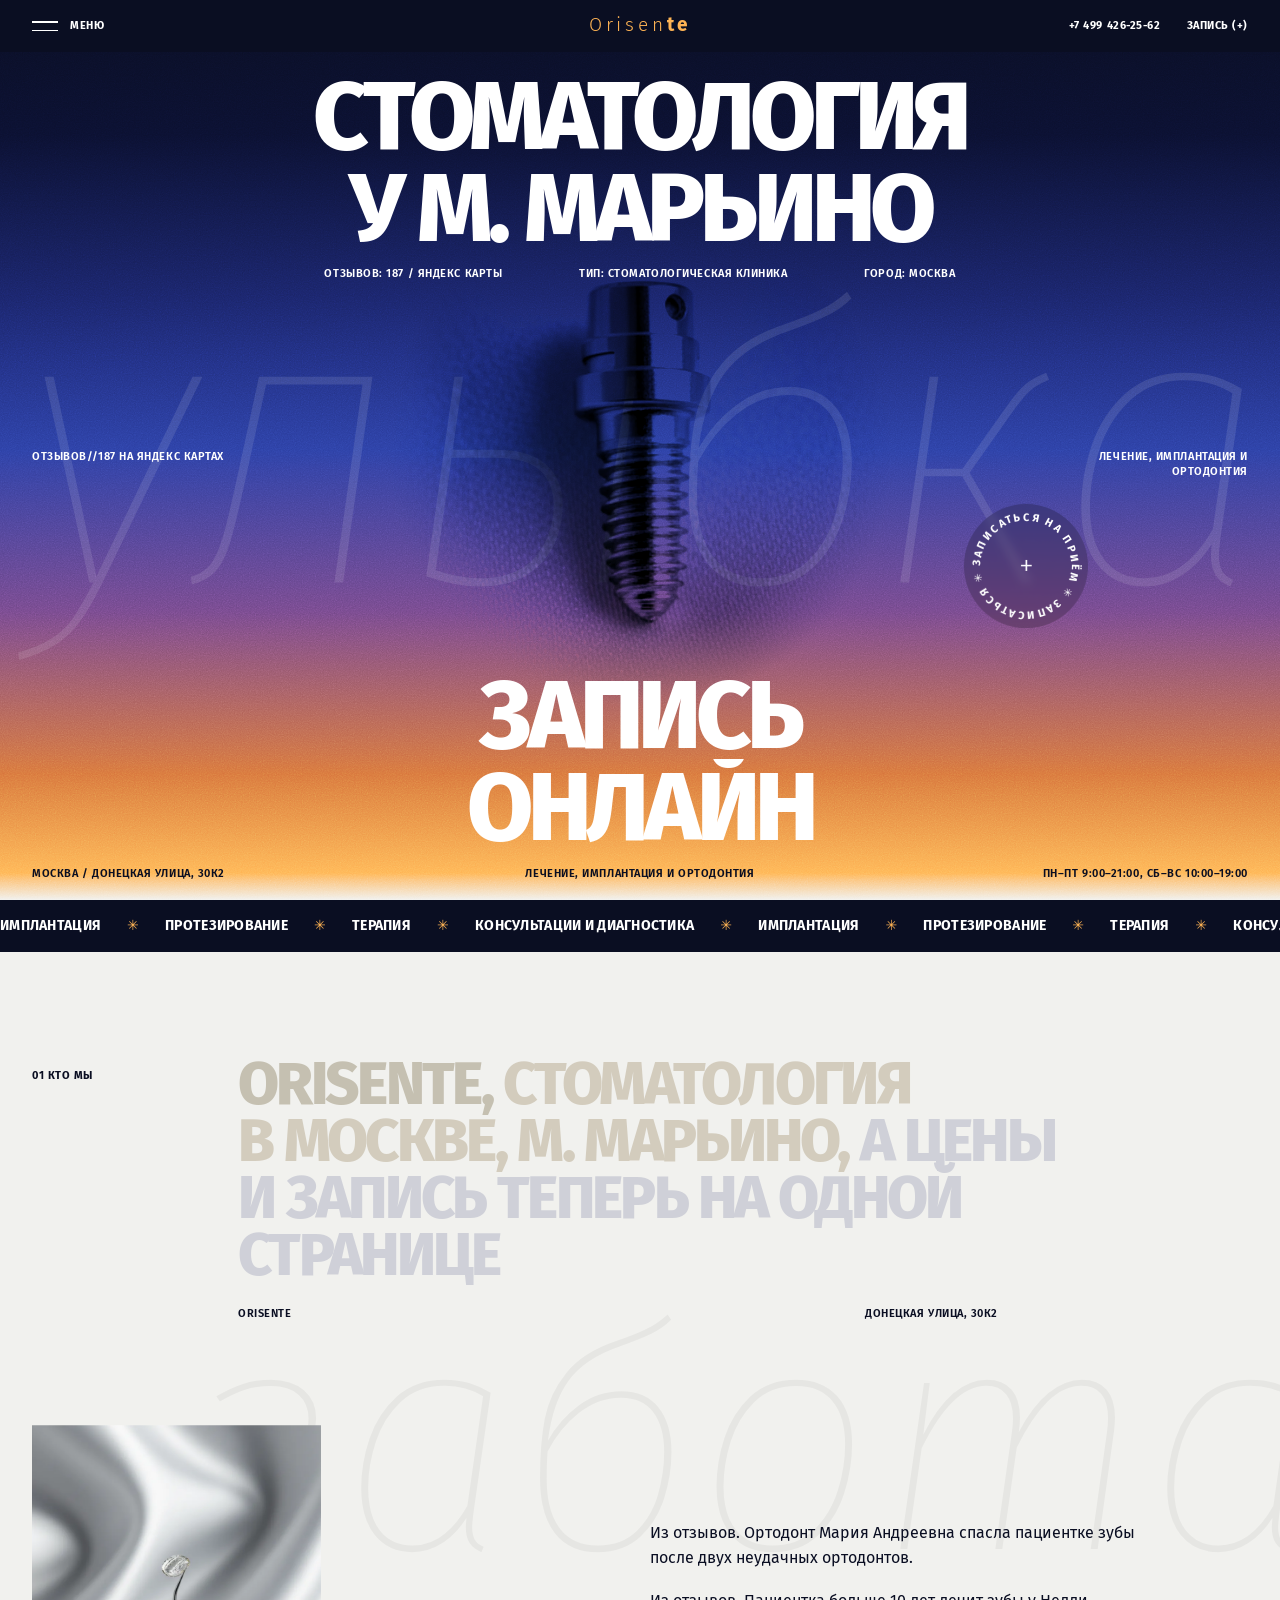
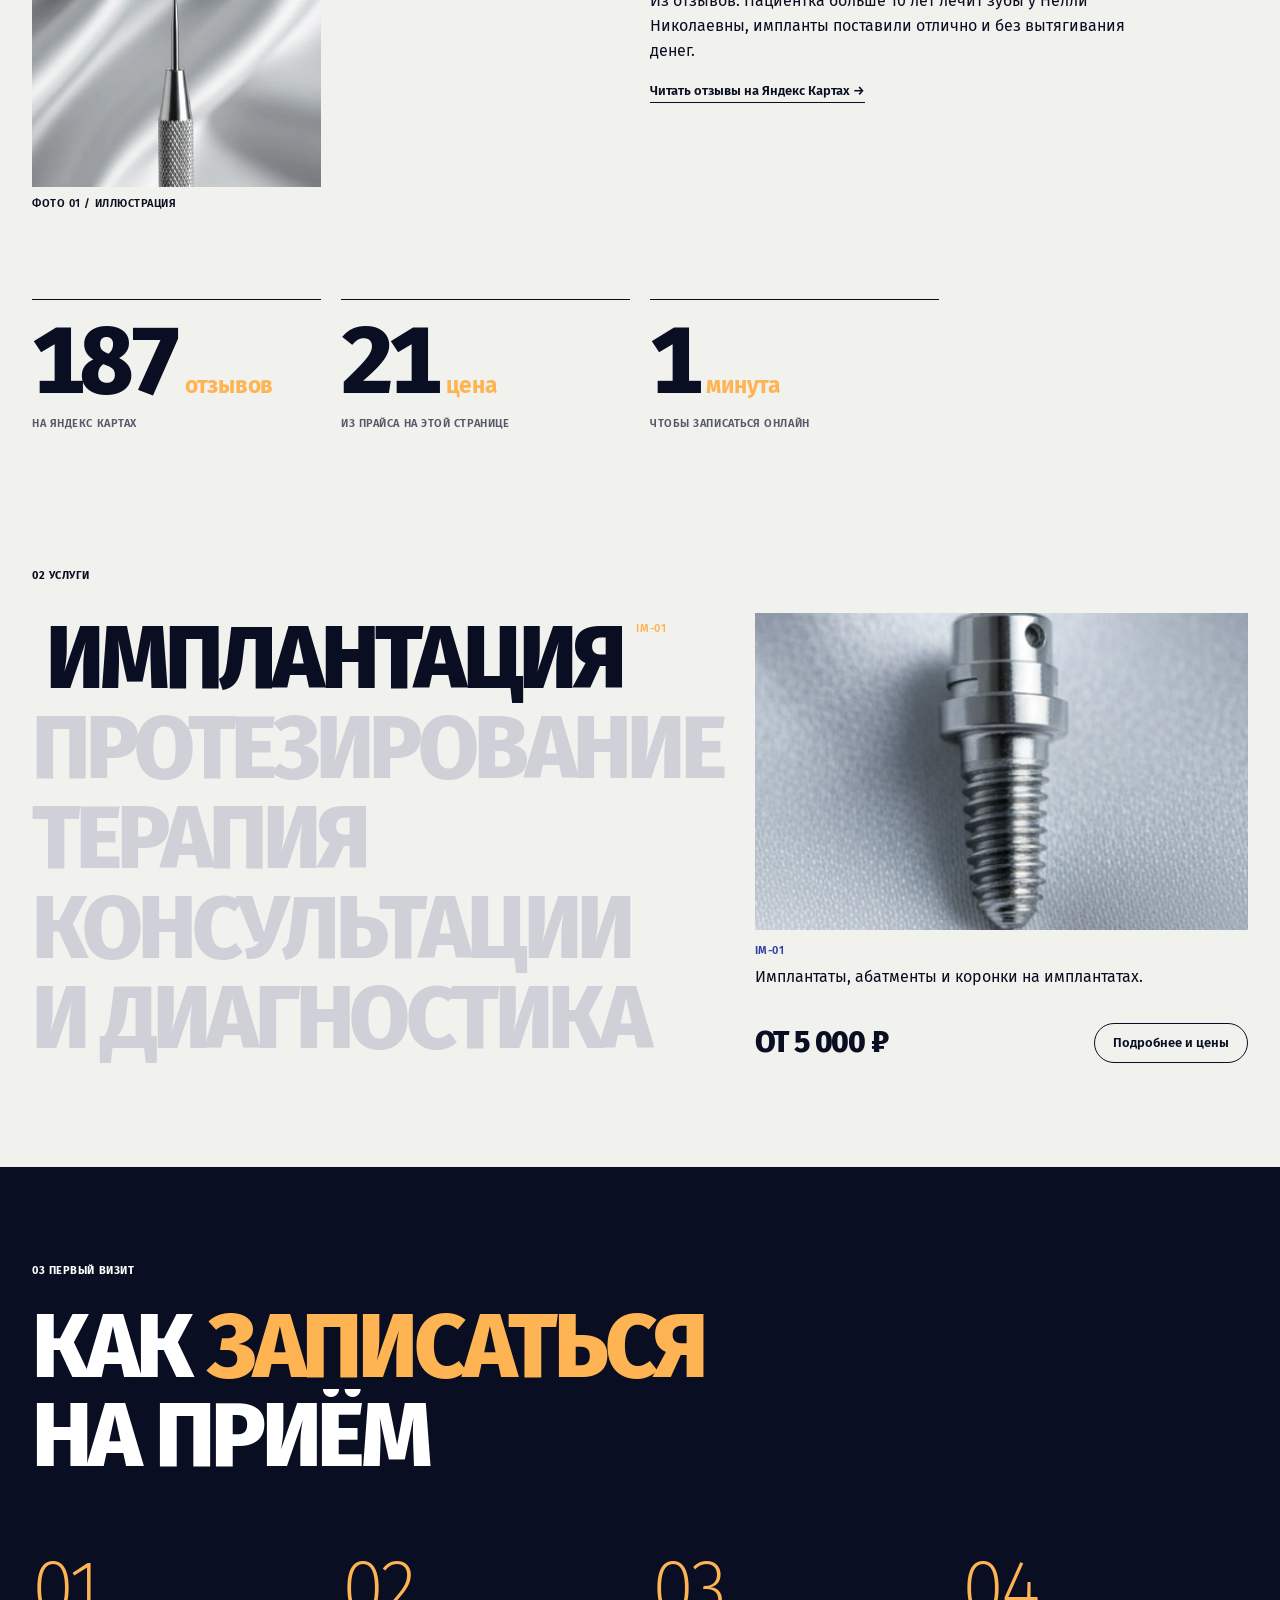
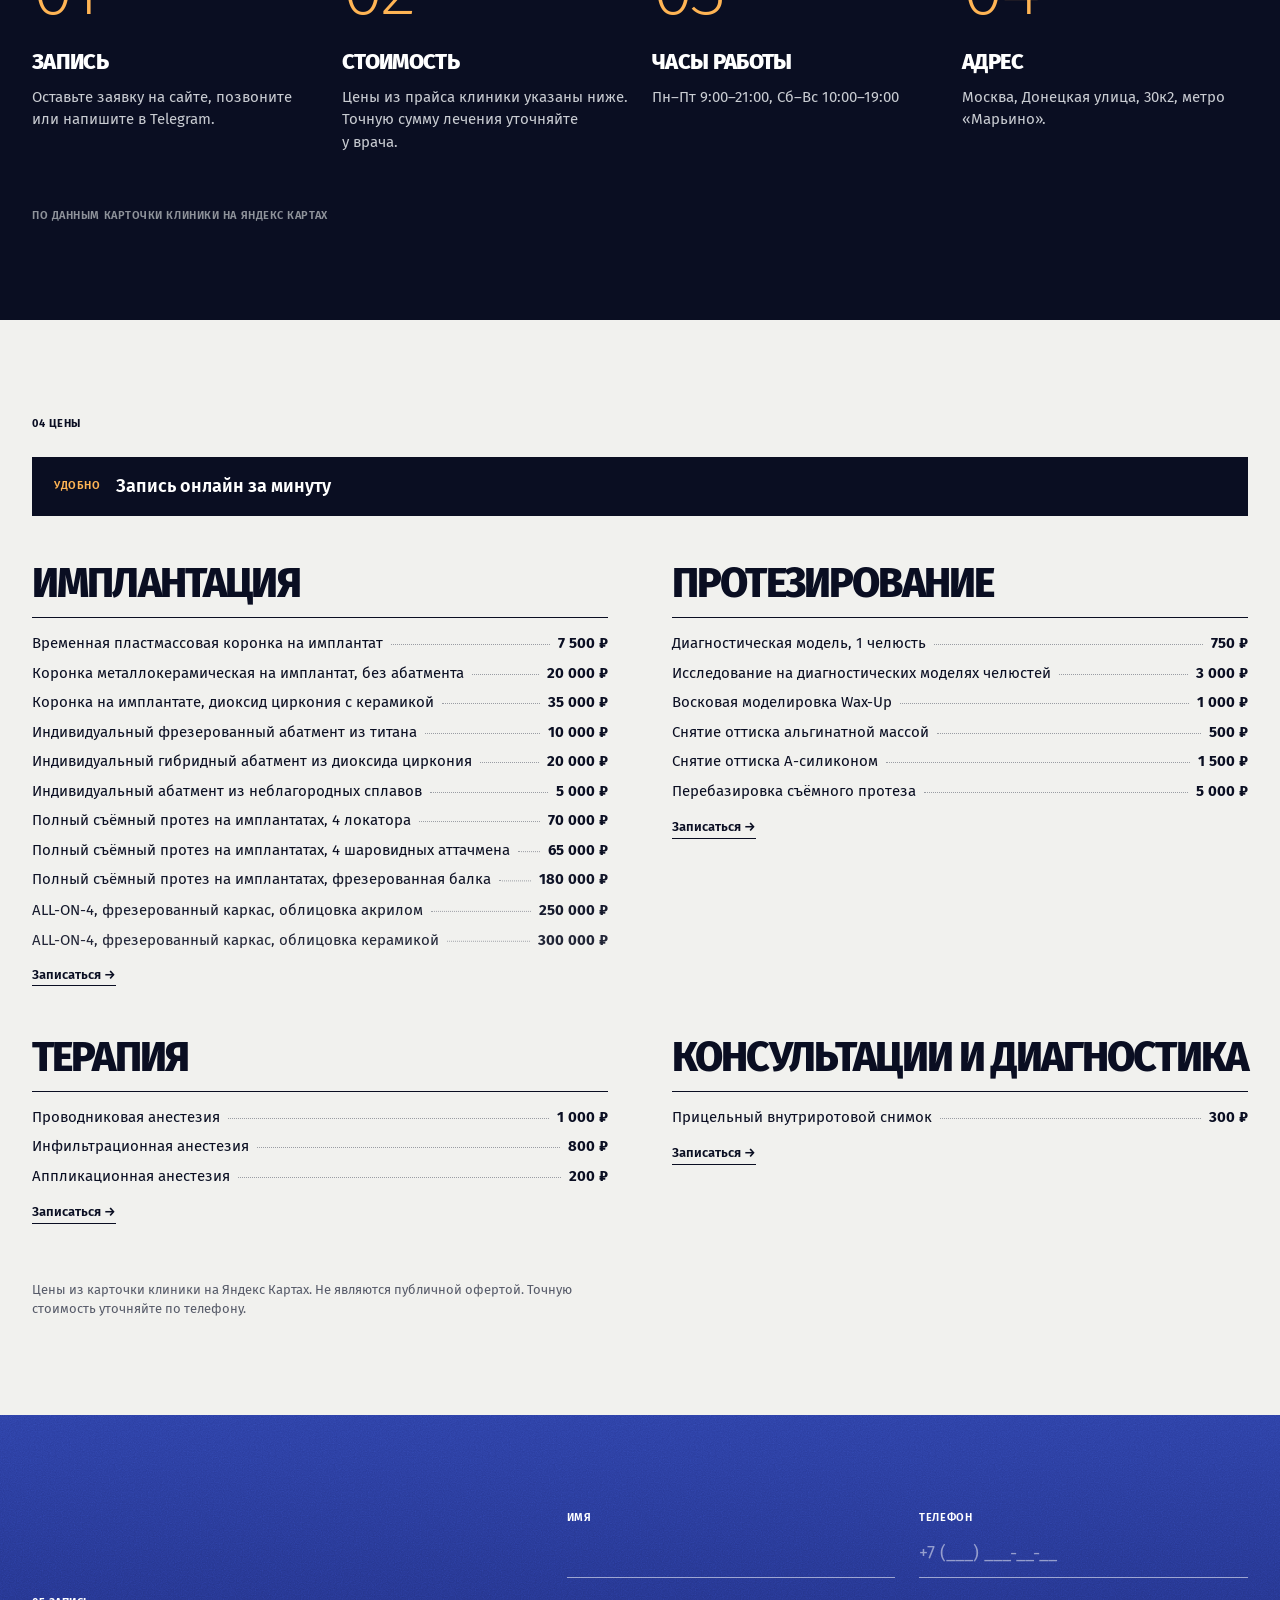
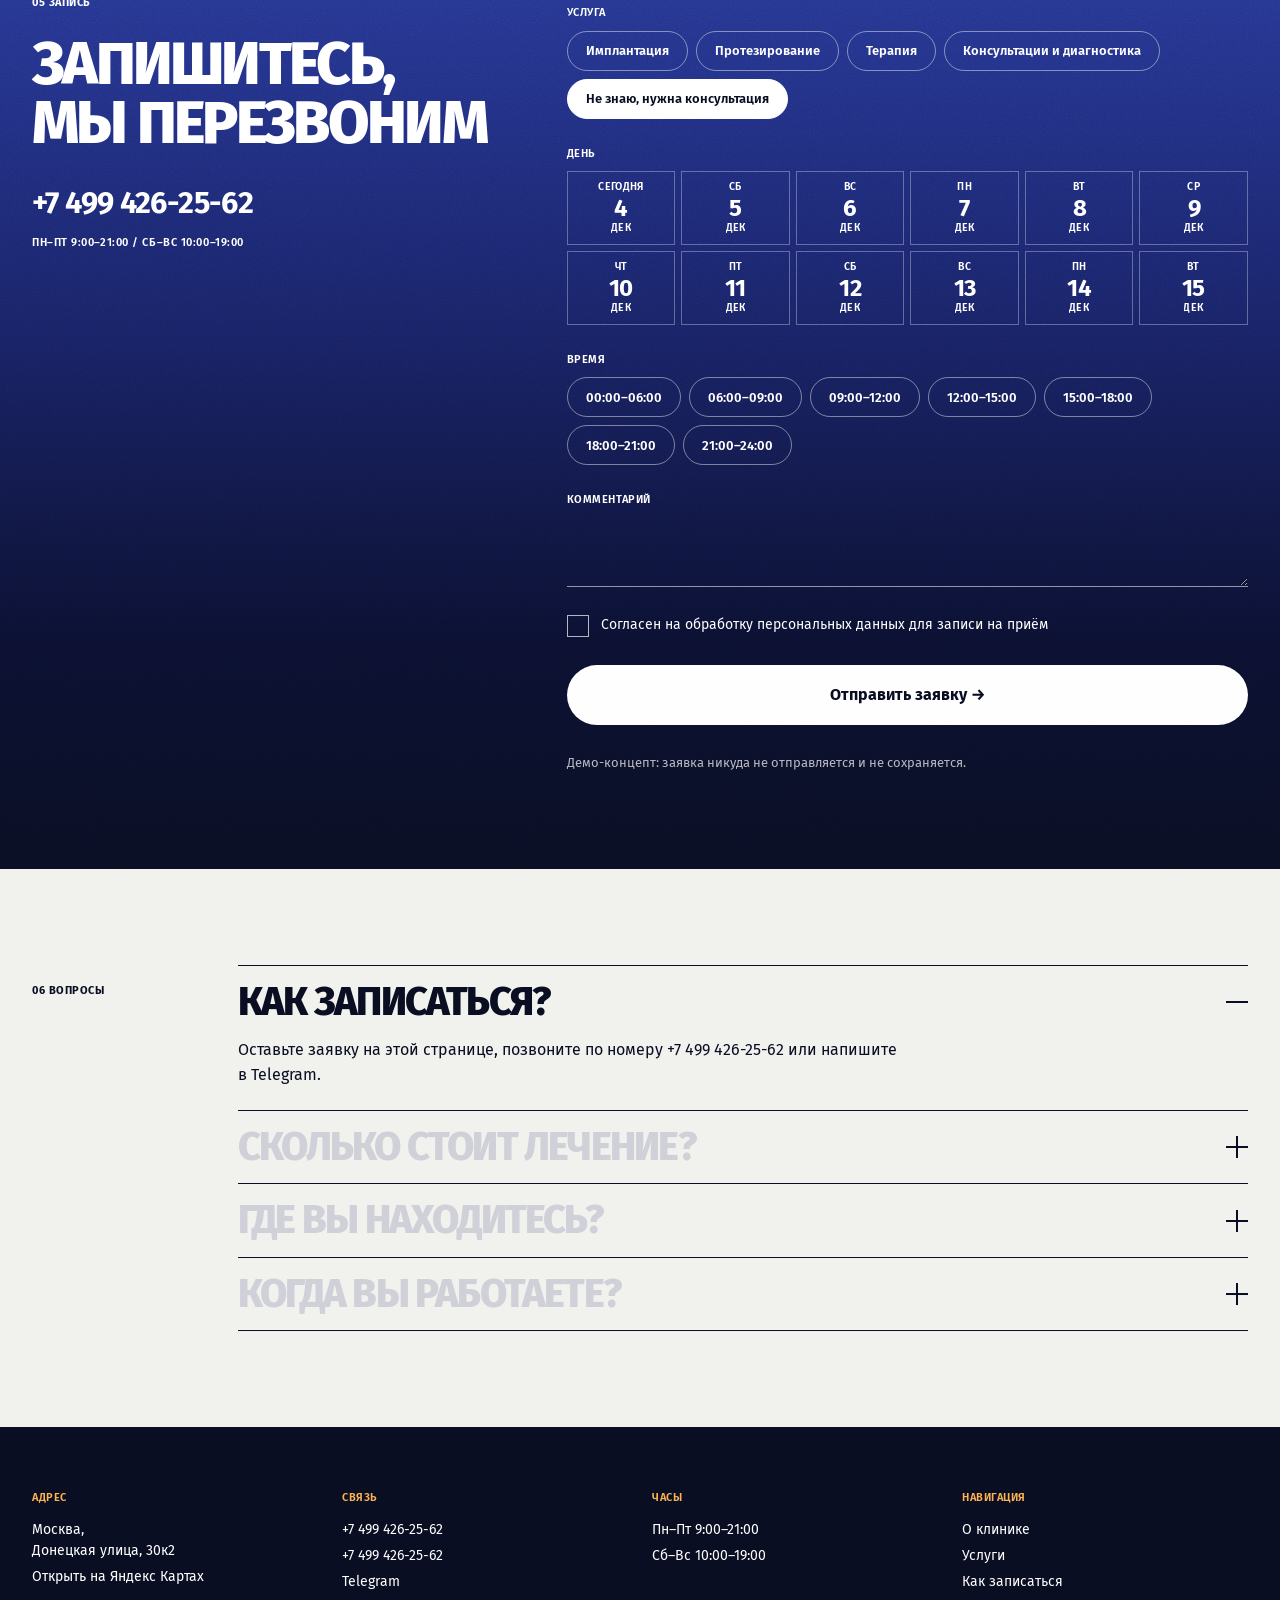
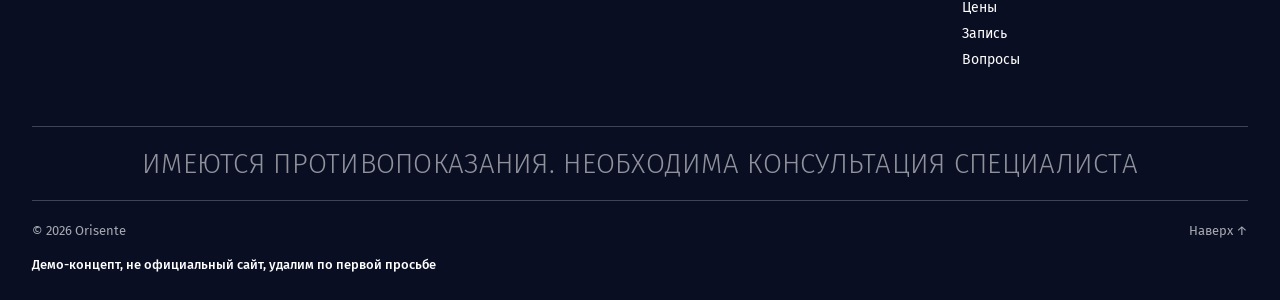
<file: orisente/index.html>
<!doctype html>
<html lang="ru">
  <head>
    <meta charset="UTF-8" />
    <meta name="viewport" content="width=device-width, initial-scale=1" />
    <meta name="robots" content="noindex, nofollow" />
    <title>Orisente, стоматология в Москве. Демо-концепт</title>
    <meta name="description" content="Демо-концепт сайта Orisente. Не официальный сайт." />
    <meta name="theme-color" content="#0b1030" />
    <link rel="icon" type="image/png" href="./favicon.png" />
    <link rel="preconnect" href="https://fonts.googleapis.com" />
    <link rel="preconnect" href="https://fonts.gstatic.com" crossorigin />
    <!-- Loaded without blocking: on Russian networks Google Fonts can stall, and the page must still render. -->
    <link rel="stylesheet" media="print" onload="this.media='all'" href="https://fonts.googleapis.com/css2?family=Fira+Sans:ital,wght@0,100;0,200;0,300;0,400;0,500;0,600;0,700;0,800;0,900;1,100;1,200;1,300;1,400;1,500;1,600;1,700;1,800;1,900&display=swap" />
    <script type="module" crossorigin src="./assets/index-Cdf7jBEm.js"></script>
    <link rel="stylesheet" crossorigin href="./assets/index-Bmknc9Sq.css">
  </head>
  <body>
    <div id="root"></div>
  </body>
</html>
</file>
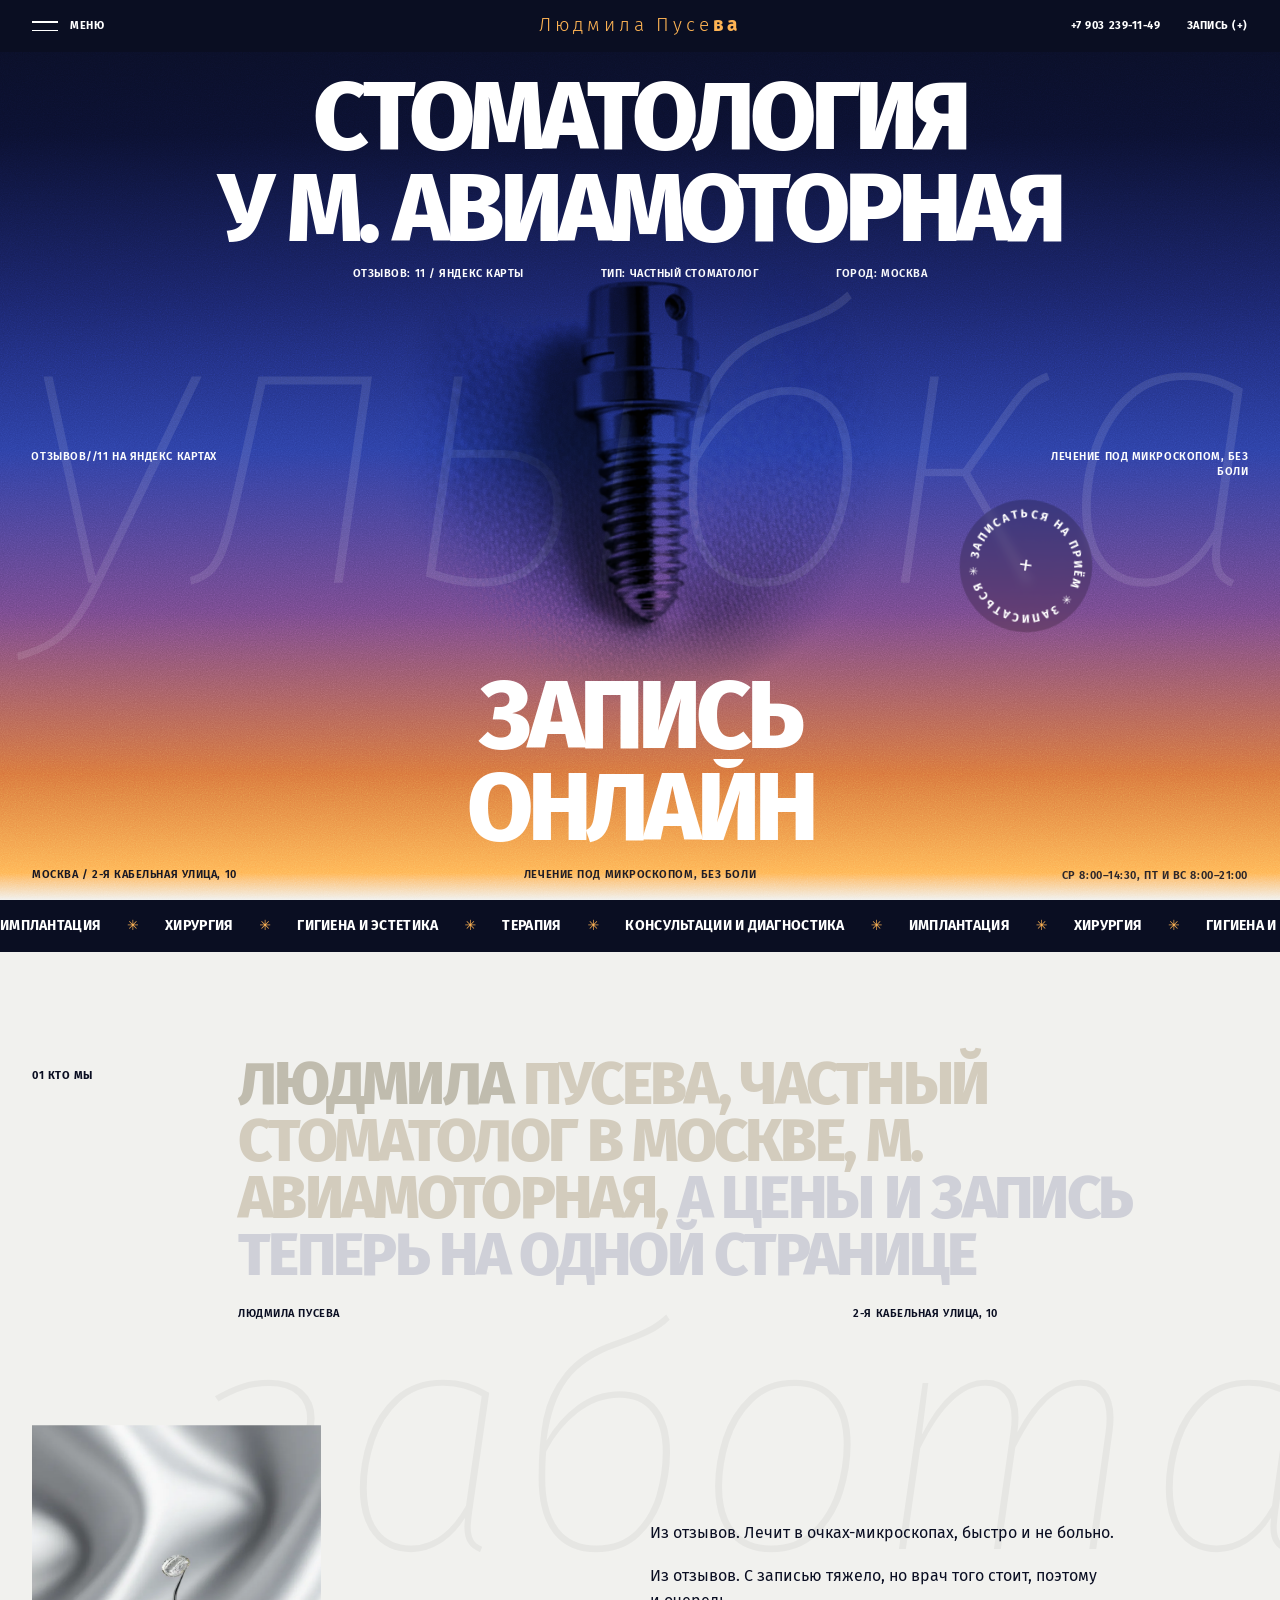
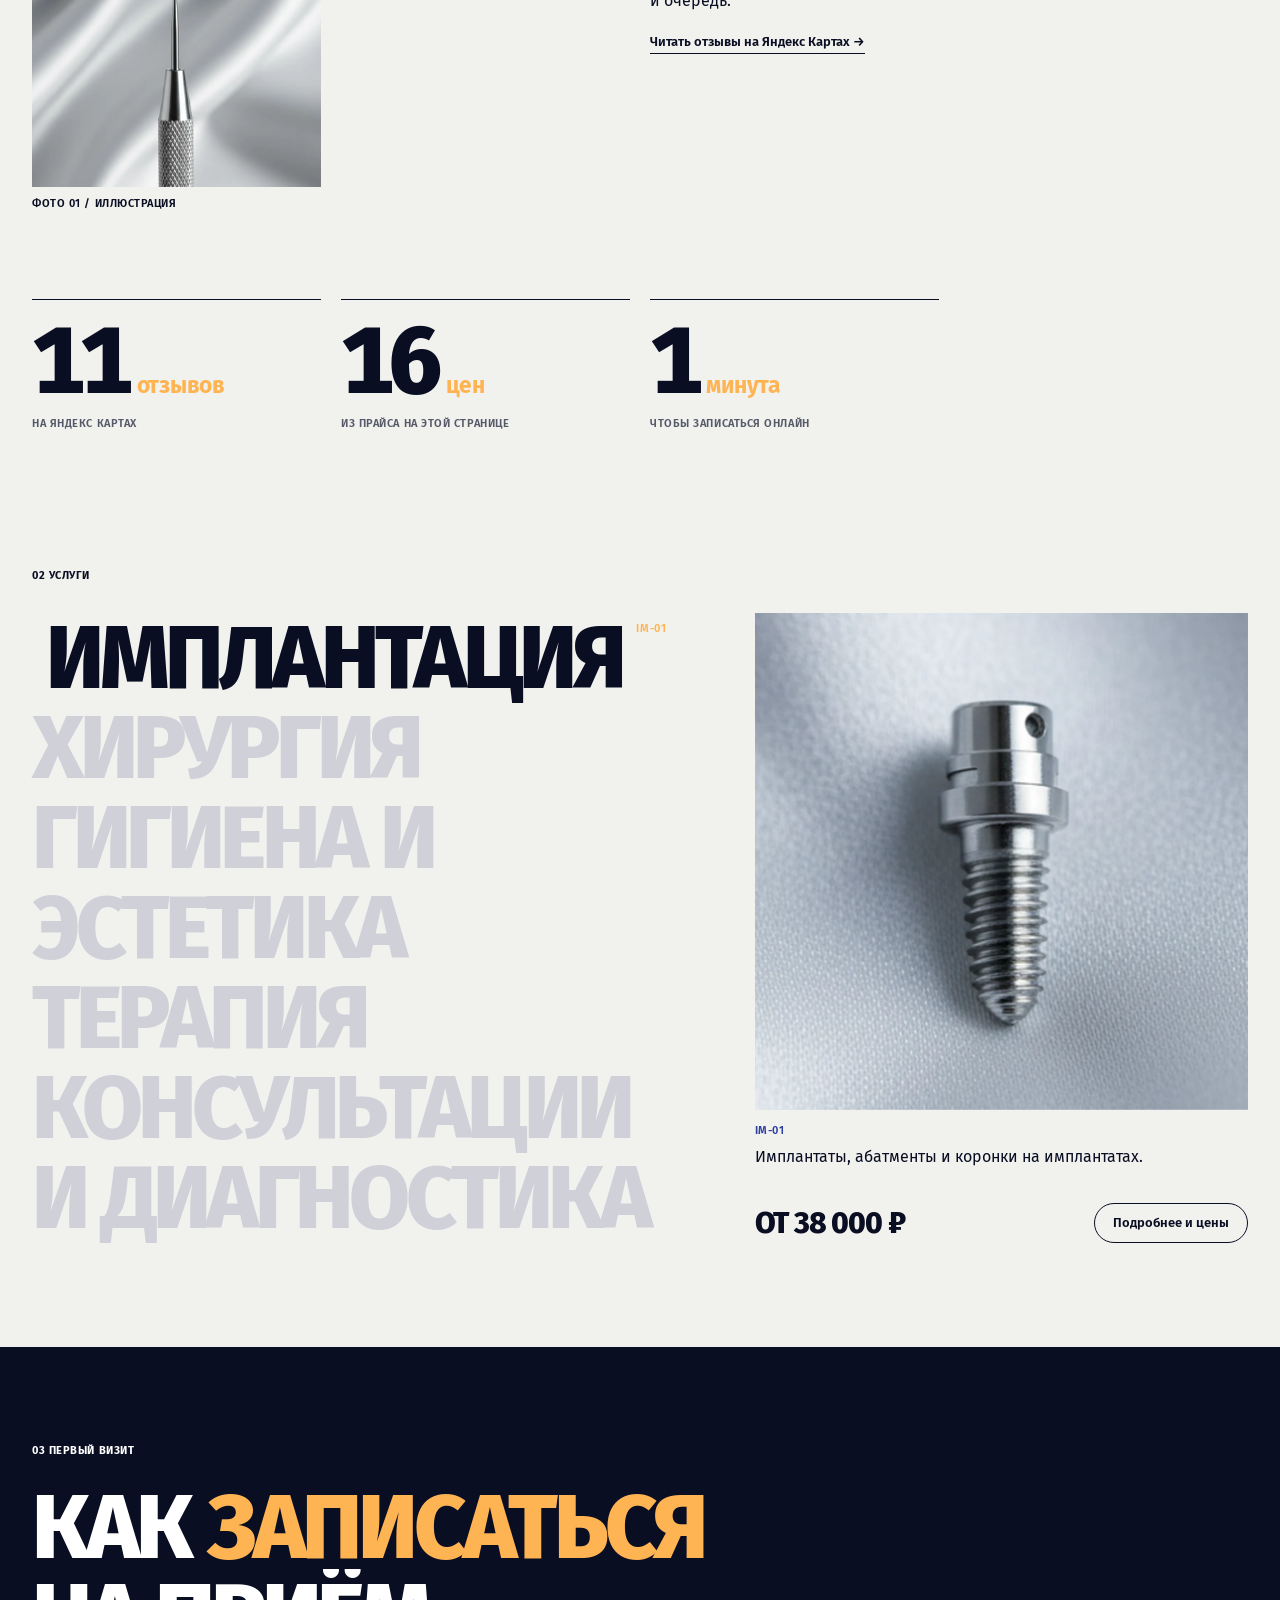
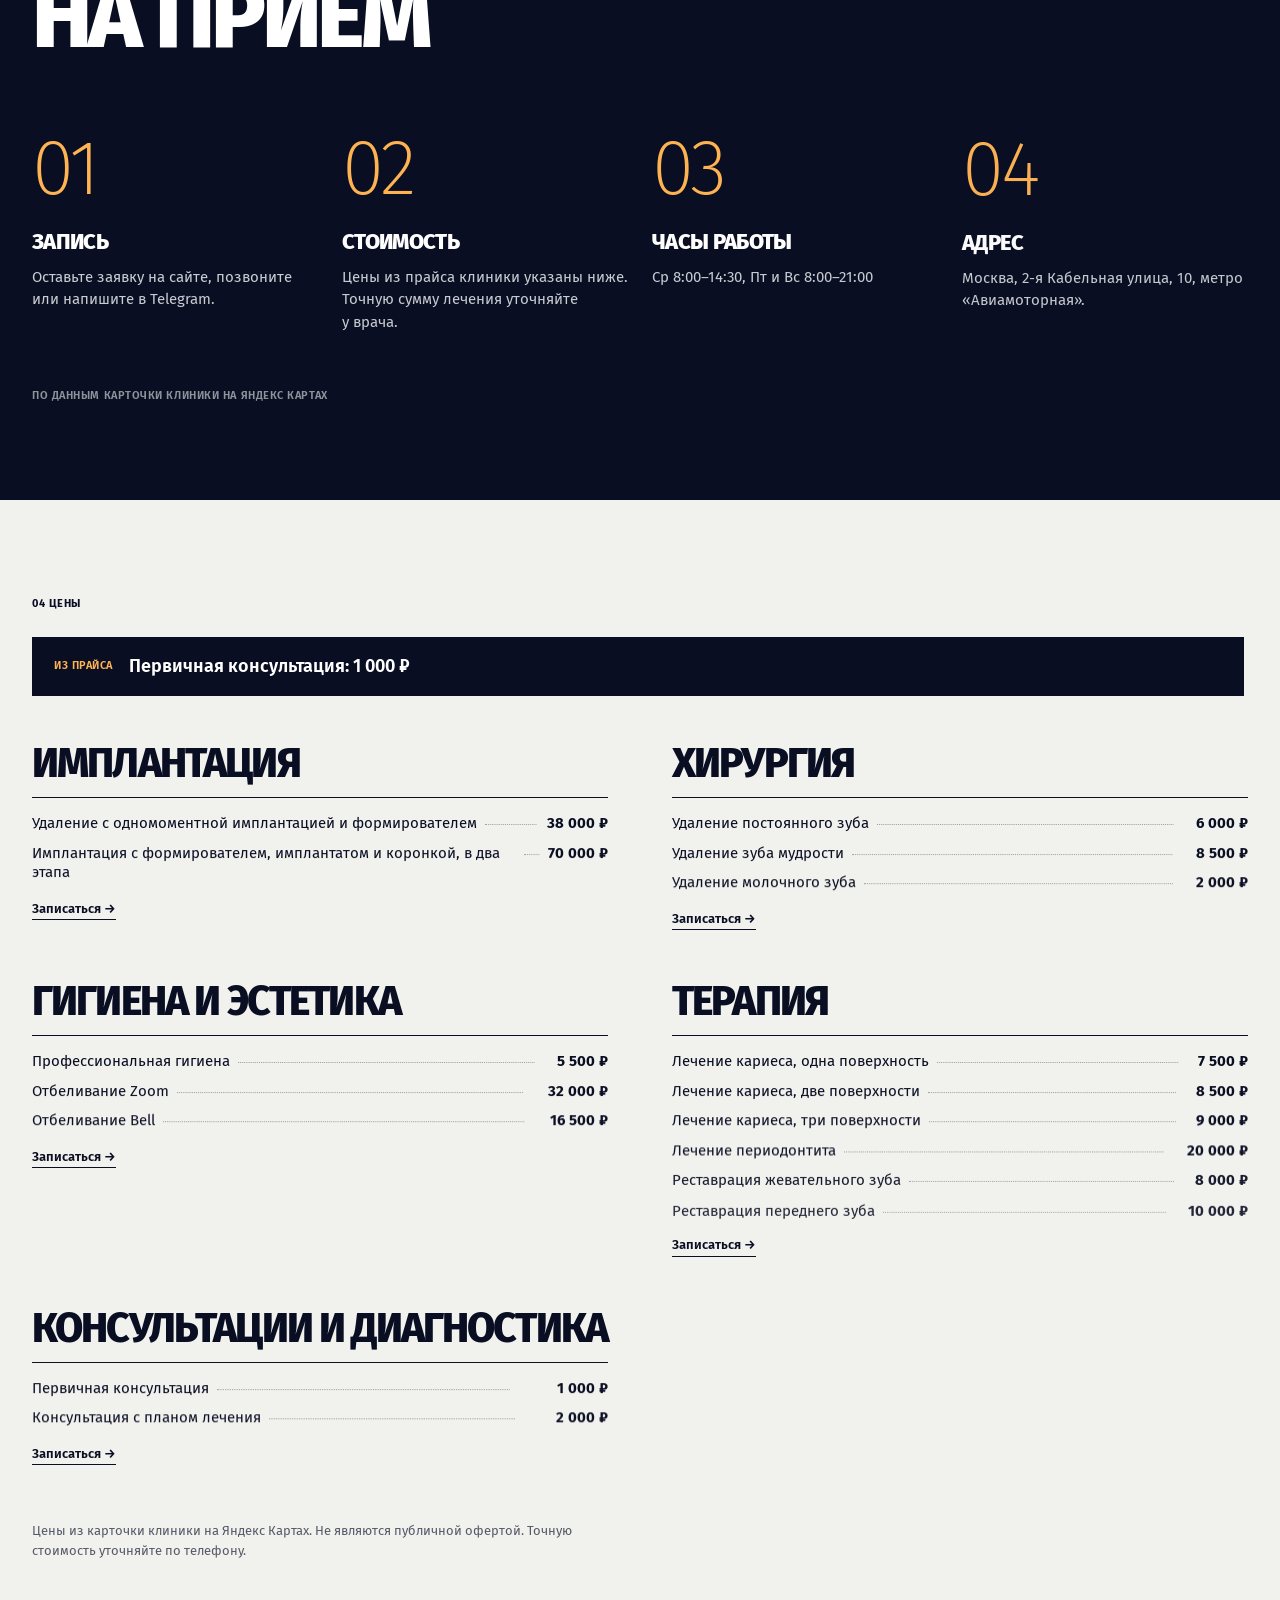
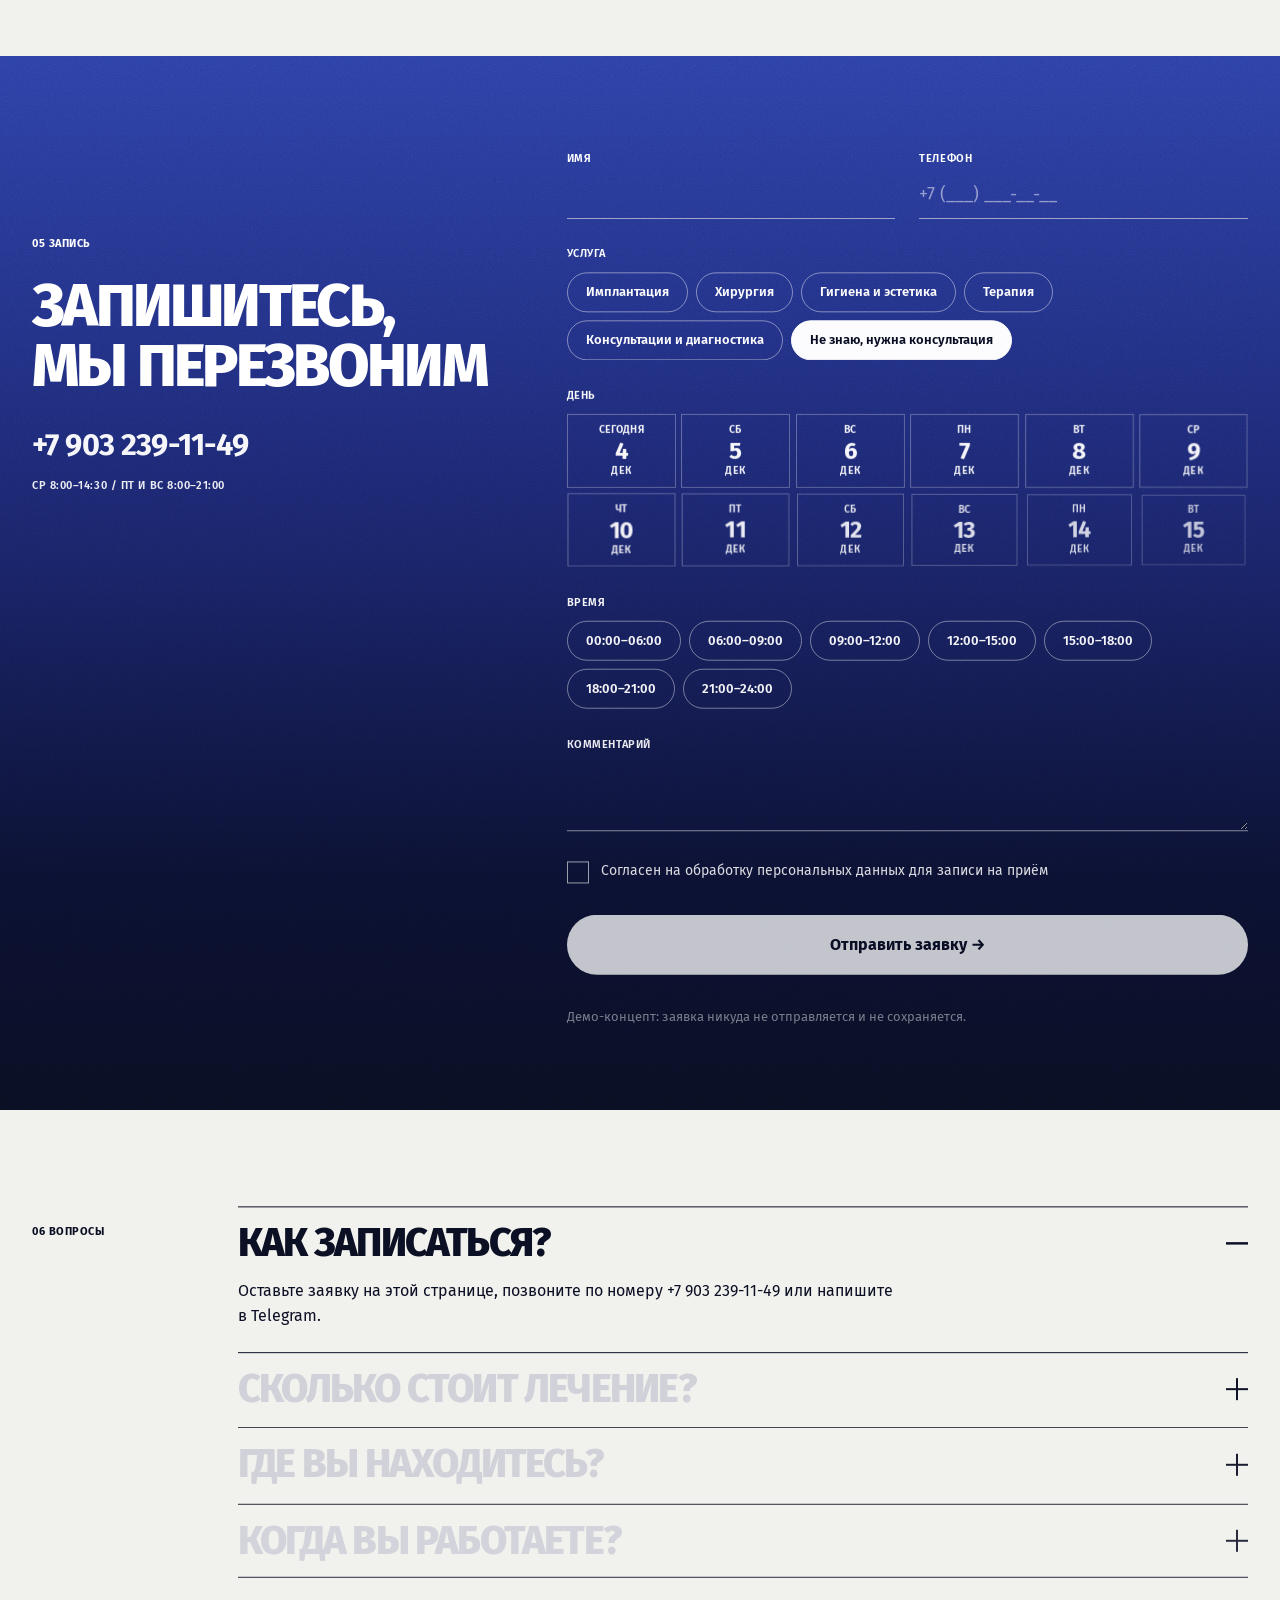
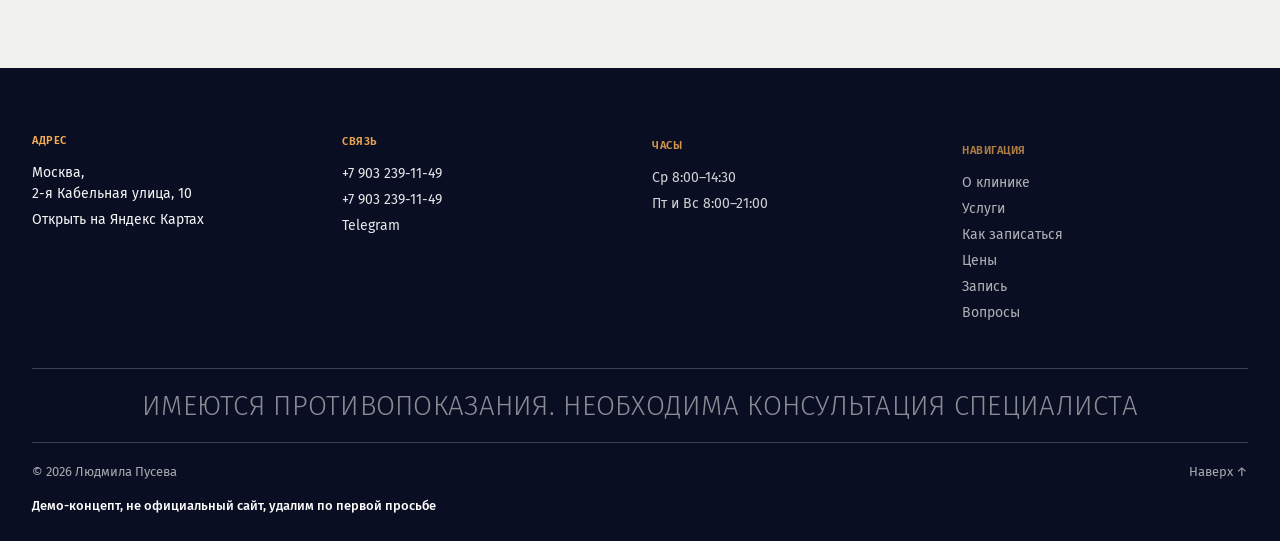
<file: puseva/index.html>
<!doctype html>
<html lang="ru">
  <head>
    <meta charset="UTF-8" />
    <meta name="viewport" content="width=device-width, initial-scale=1" />
    <meta name="robots" content="noindex, nofollow" />
    <title>Людмила Пусева, стоматология в Москве. Демо-концепт</title>
    <meta name="description" content="Демо-концепт сайта Людмила Пусева. Не официальный сайт." />
    <meta name="theme-color" content="#0b1030" />
    <link rel="icon" type="image/png" href="./favicon.png" />
    <link rel="preconnect" href="https://fonts.googleapis.com" />
    <link rel="preconnect" href="https://fonts.gstatic.com" crossorigin />
    <!-- Loaded without blocking: on Russian networks Google Fonts can stall, and the page must still render. -->
    <link rel="stylesheet" media="print" onload="this.media='all'" href="https://fonts.googleapis.com/css2?family=Fira+Sans:ital,wght@0,100;0,200;0,300;0,400;0,500;0,600;0,700;0,800;0,900;1,100;1,200;1,300;1,400;1,500;1,600;1,700;1,800;1,900&display=swap" />
    <script type="module" crossorigin src="./assets/index-SzLP50m5.js"></script>
    <link rel="stylesheet" crossorigin href="./assets/index-Bmknc9Sq.css">
  </head>
  <body>
    <div id="root"></div>
  </body>
</html>
</file>
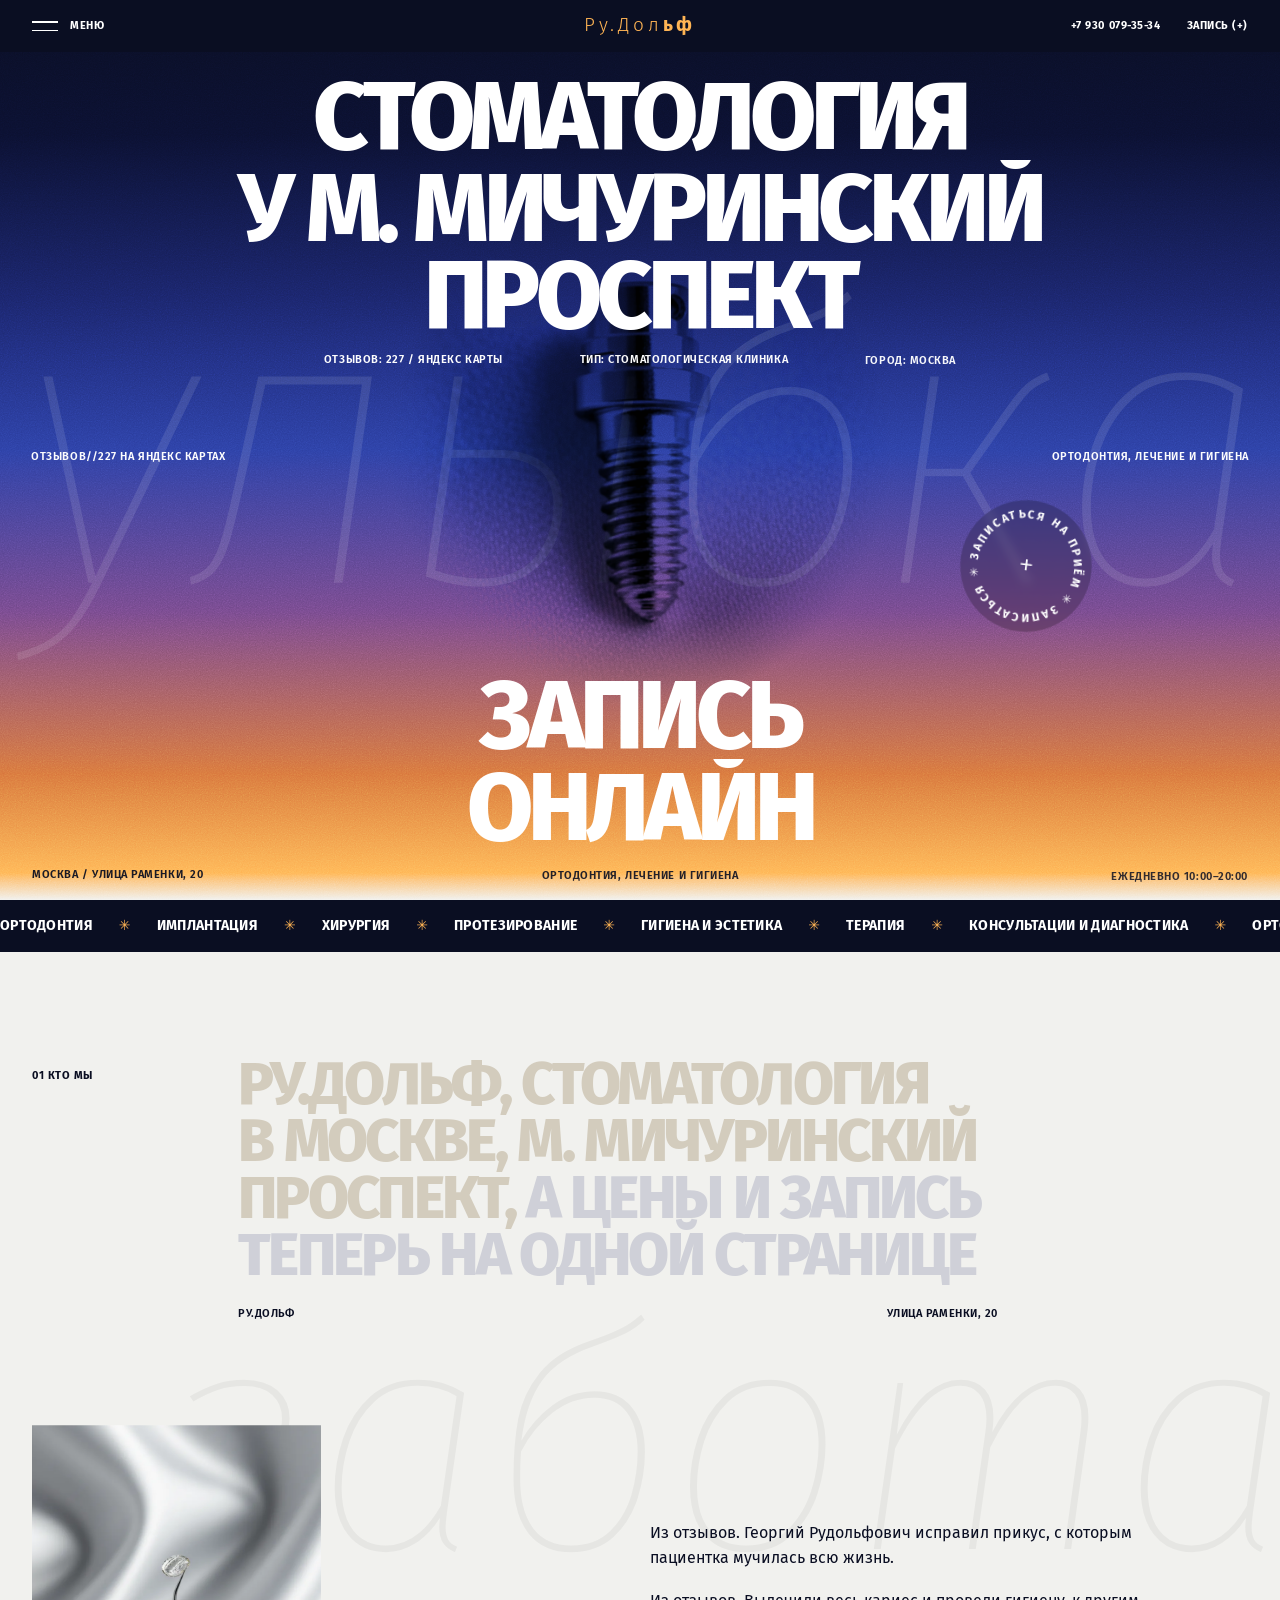
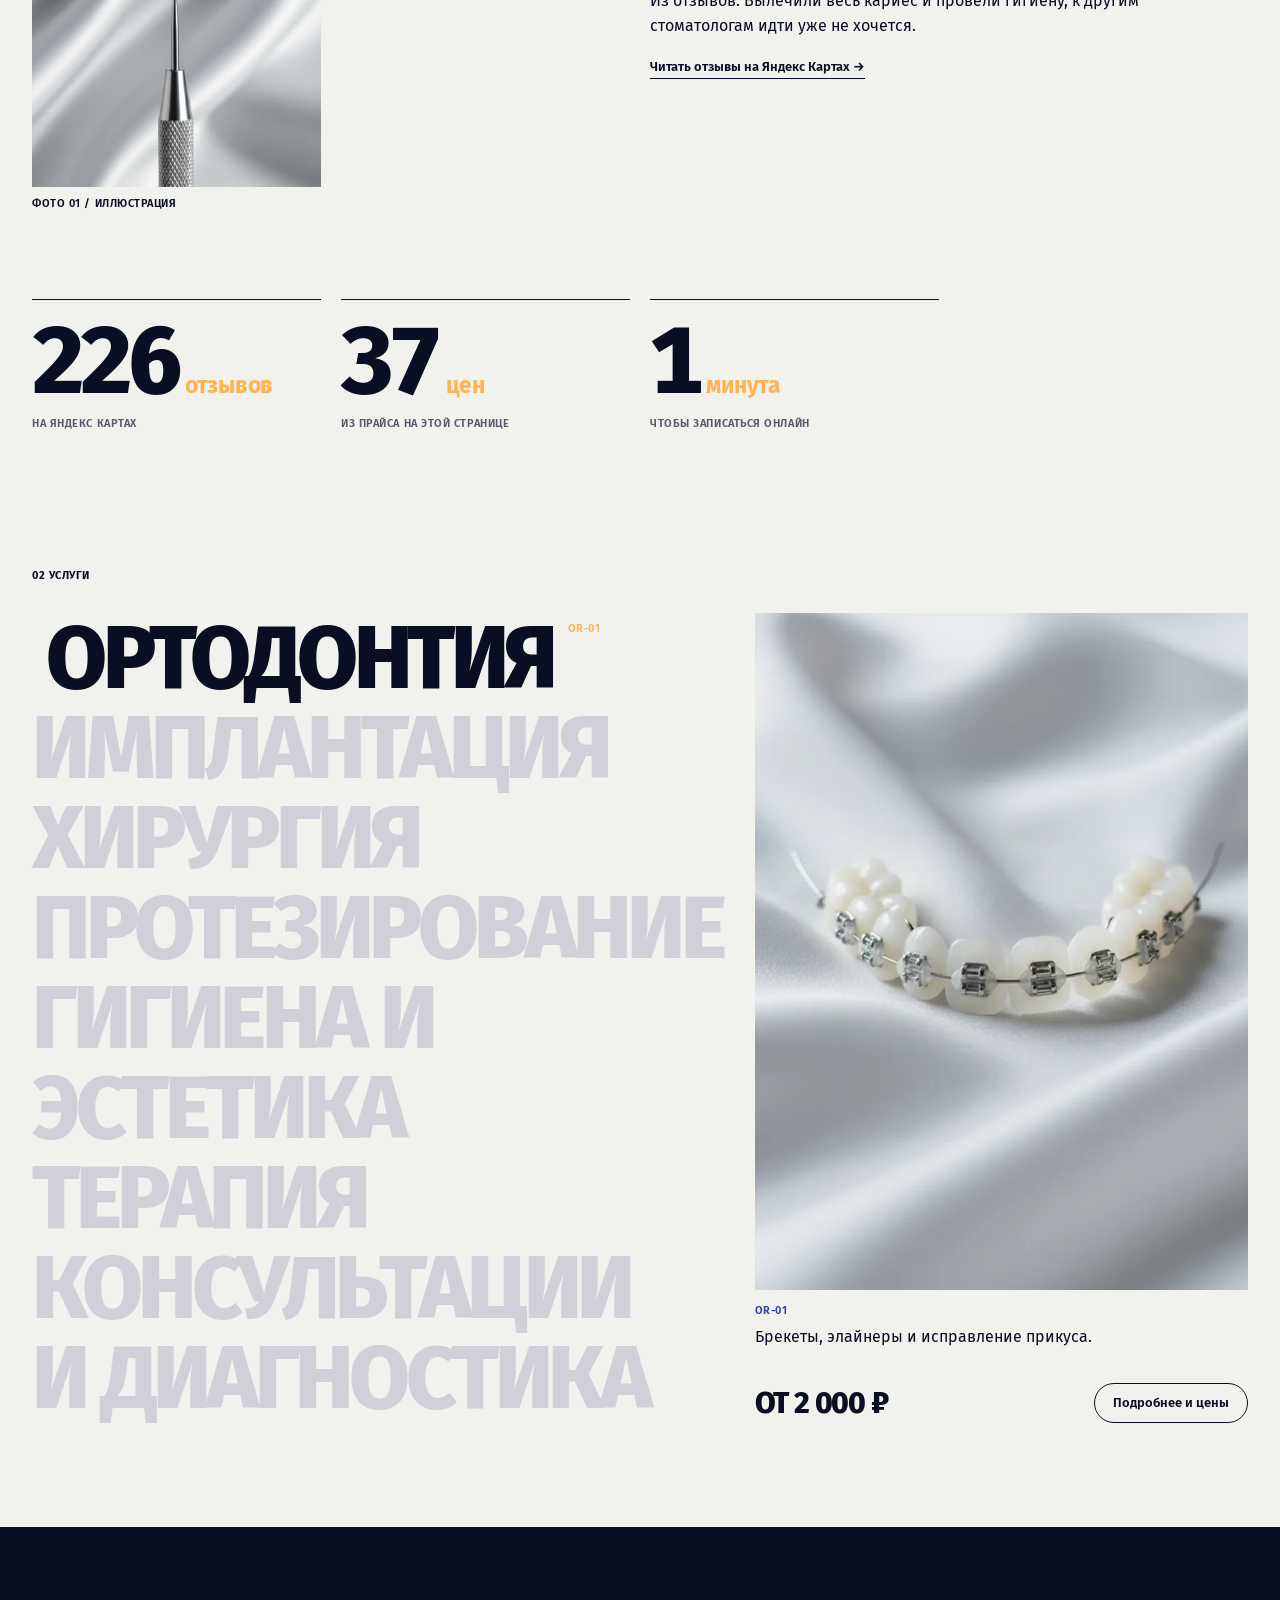
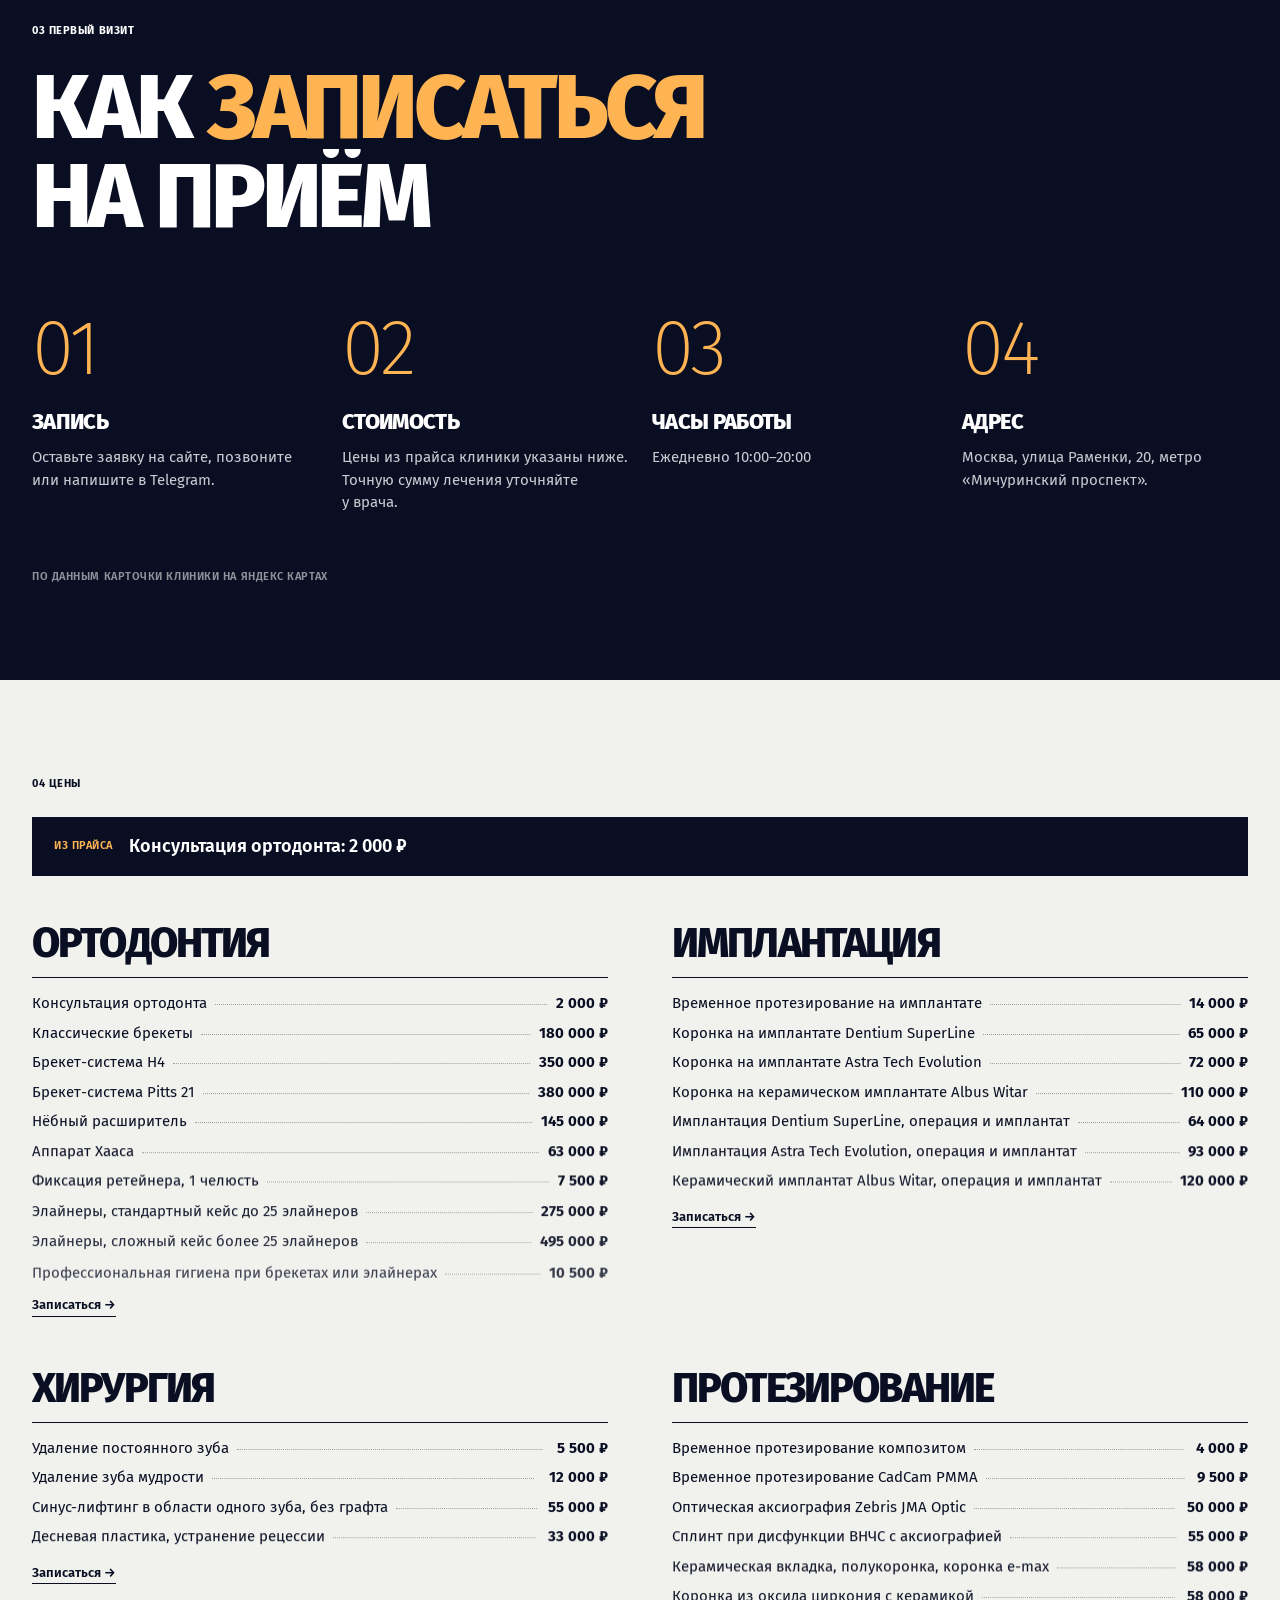
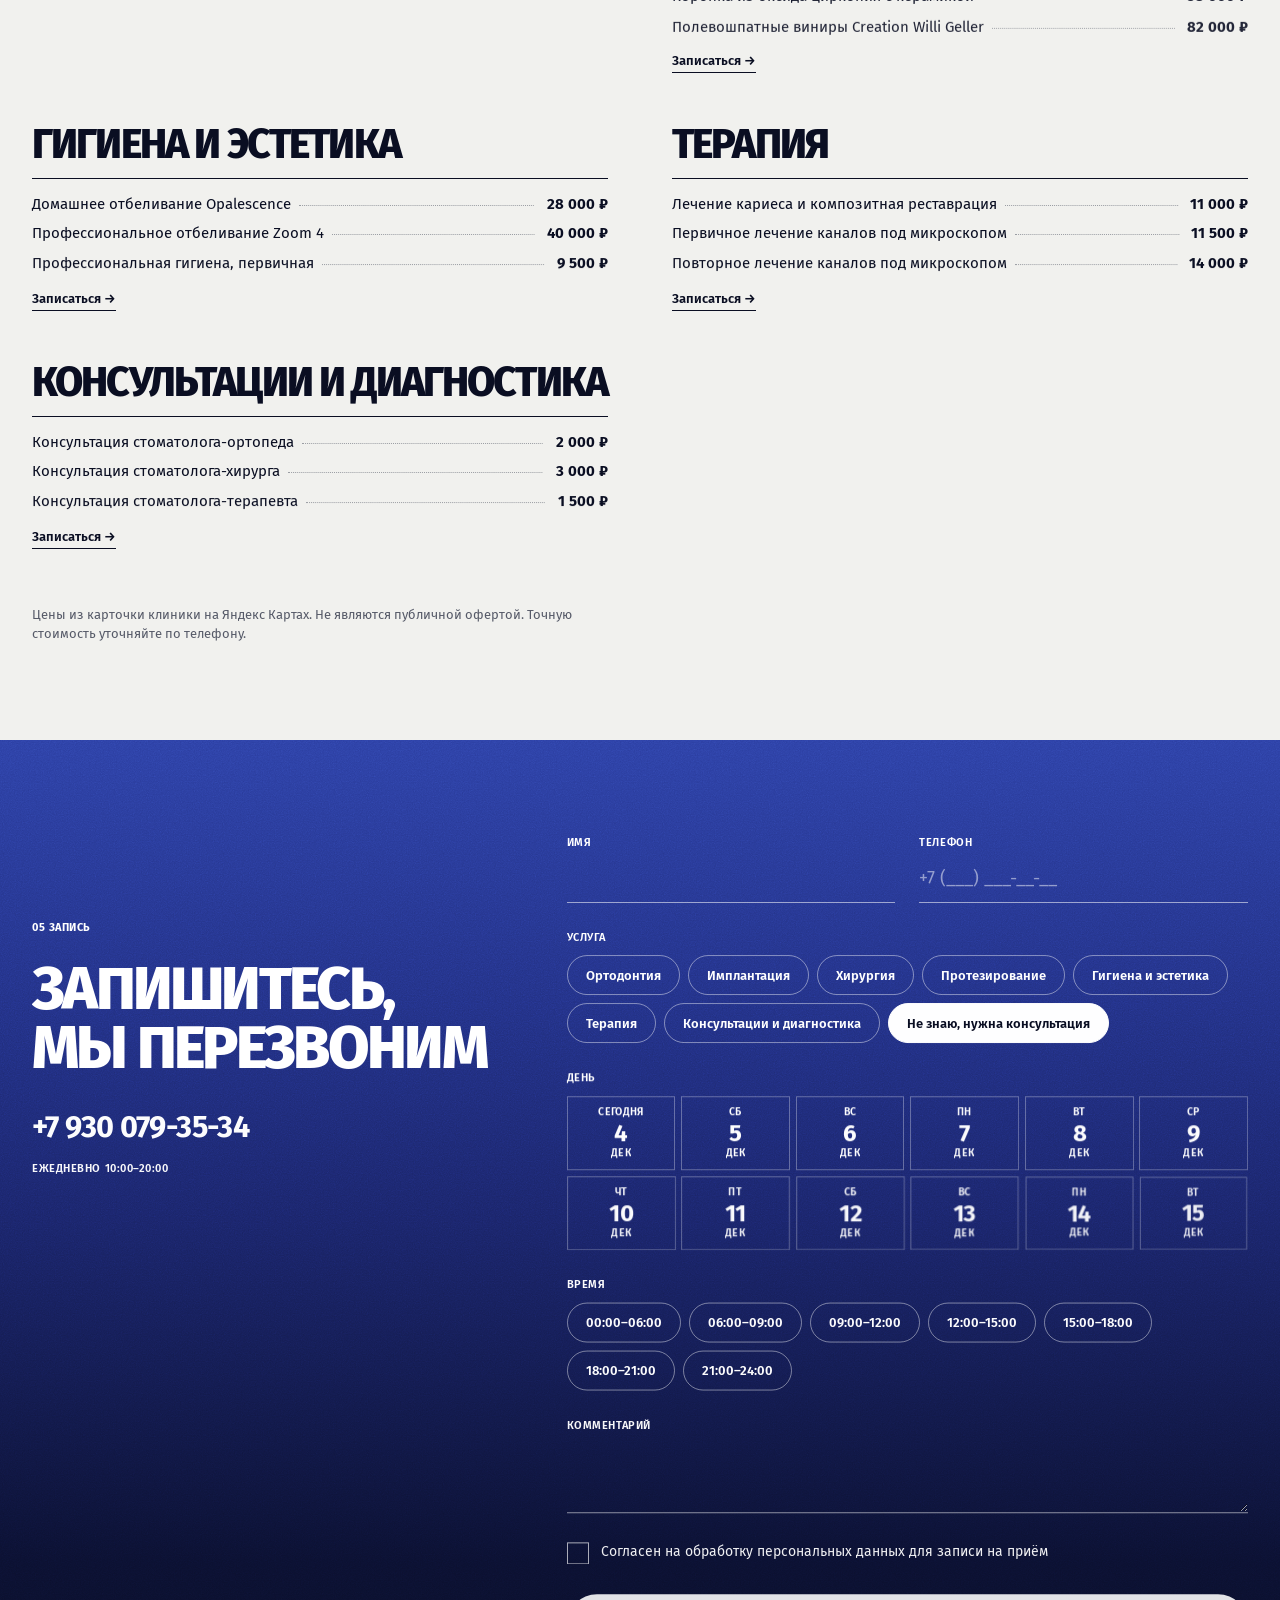
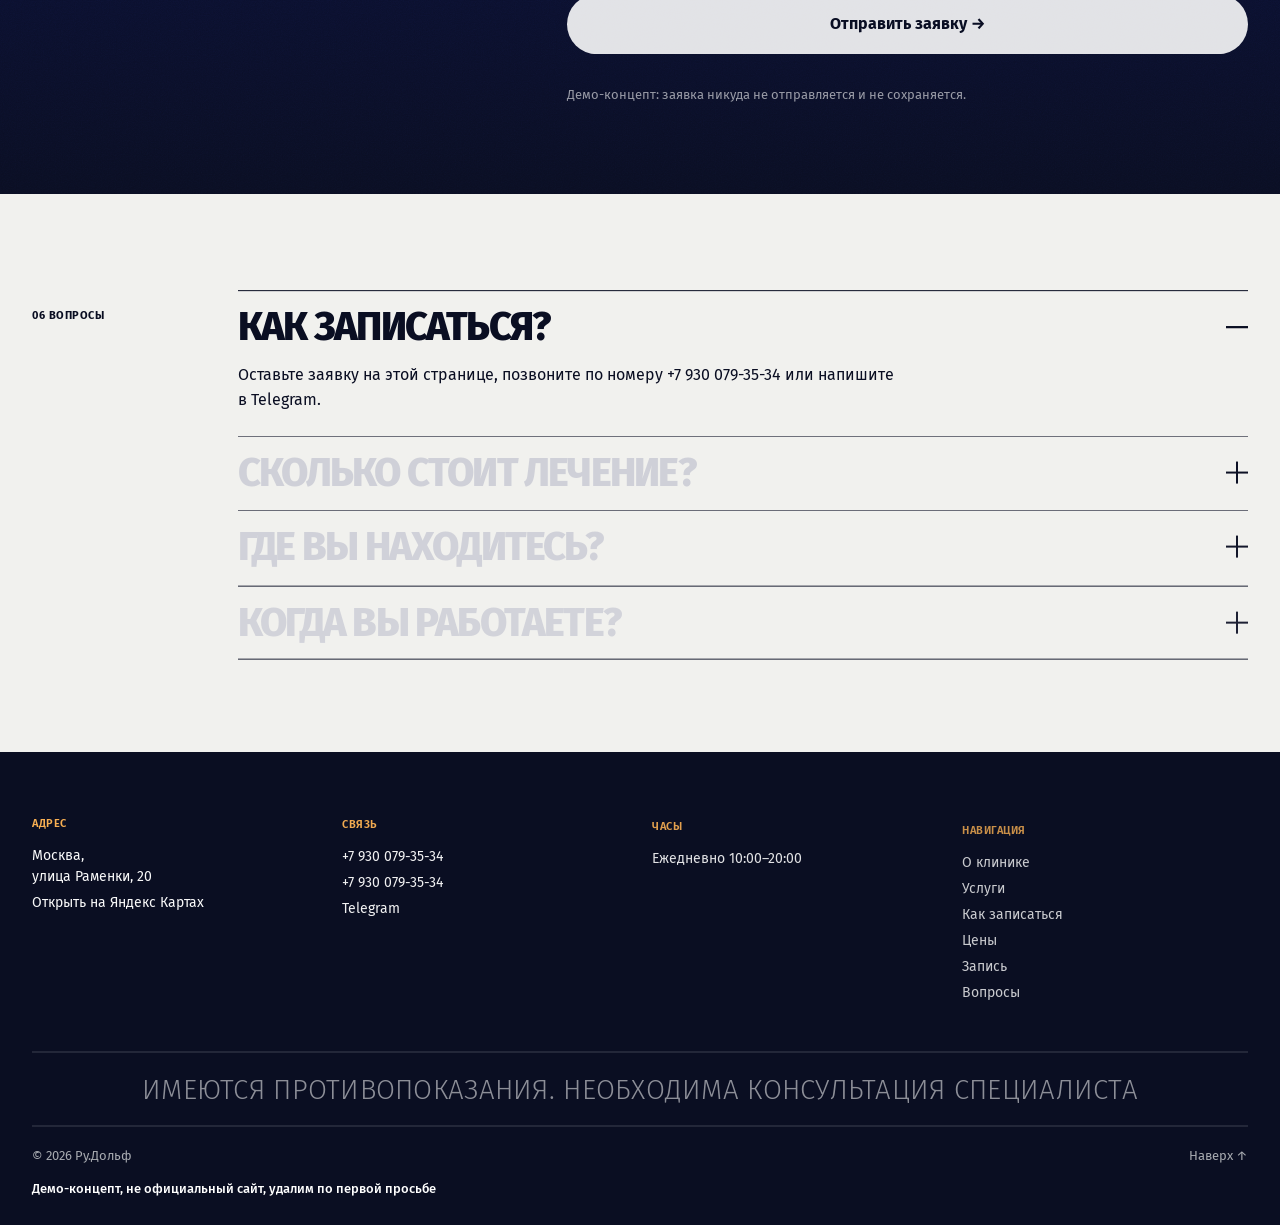
<file: rudolf/index.html>
<!doctype html>
<html lang="ru">
  <head>
    <meta charset="UTF-8" />
    <meta name="viewport" content="width=device-width, initial-scale=1" />
    <meta name="robots" content="noindex, nofollow" />
    <title>Ру.Дольф, стоматология в Москве. Демо-концепт</title>
    <meta name="description" content="Демо-концепт сайта Ру.Дольф. Не официальный сайт." />
    <meta name="theme-color" content="#0b1030" />
    <link rel="icon" type="image/png" href="./favicon.png" />
    <link rel="preconnect" href="https://fonts.googleapis.com" />
    <link rel="preconnect" href="https://fonts.gstatic.com" crossorigin />
    <!-- Loaded without blocking: on Russian networks Google Fonts can stall, and the page must still render. -->
    <link rel="stylesheet" media="print" onload="this.media='all'" href="https://fonts.googleapis.com/css2?family=Fira+Sans:ital,wght@0,100;0,200;0,300;0,400;0,500;0,600;0,700;0,800;0,900;1,100;1,200;1,300;1,400;1,500;1,600;1,700;1,800;1,900&display=swap" />
    <script type="module" crossorigin src="./assets/index-BlhrAmII.js"></script>
    <link rel="stylesheet" crossorigin href="./assets/index-Bmknc9Sq.css">
  </head>
  <body>
    <div id="root"></div>
  </body>
</html>
</file>
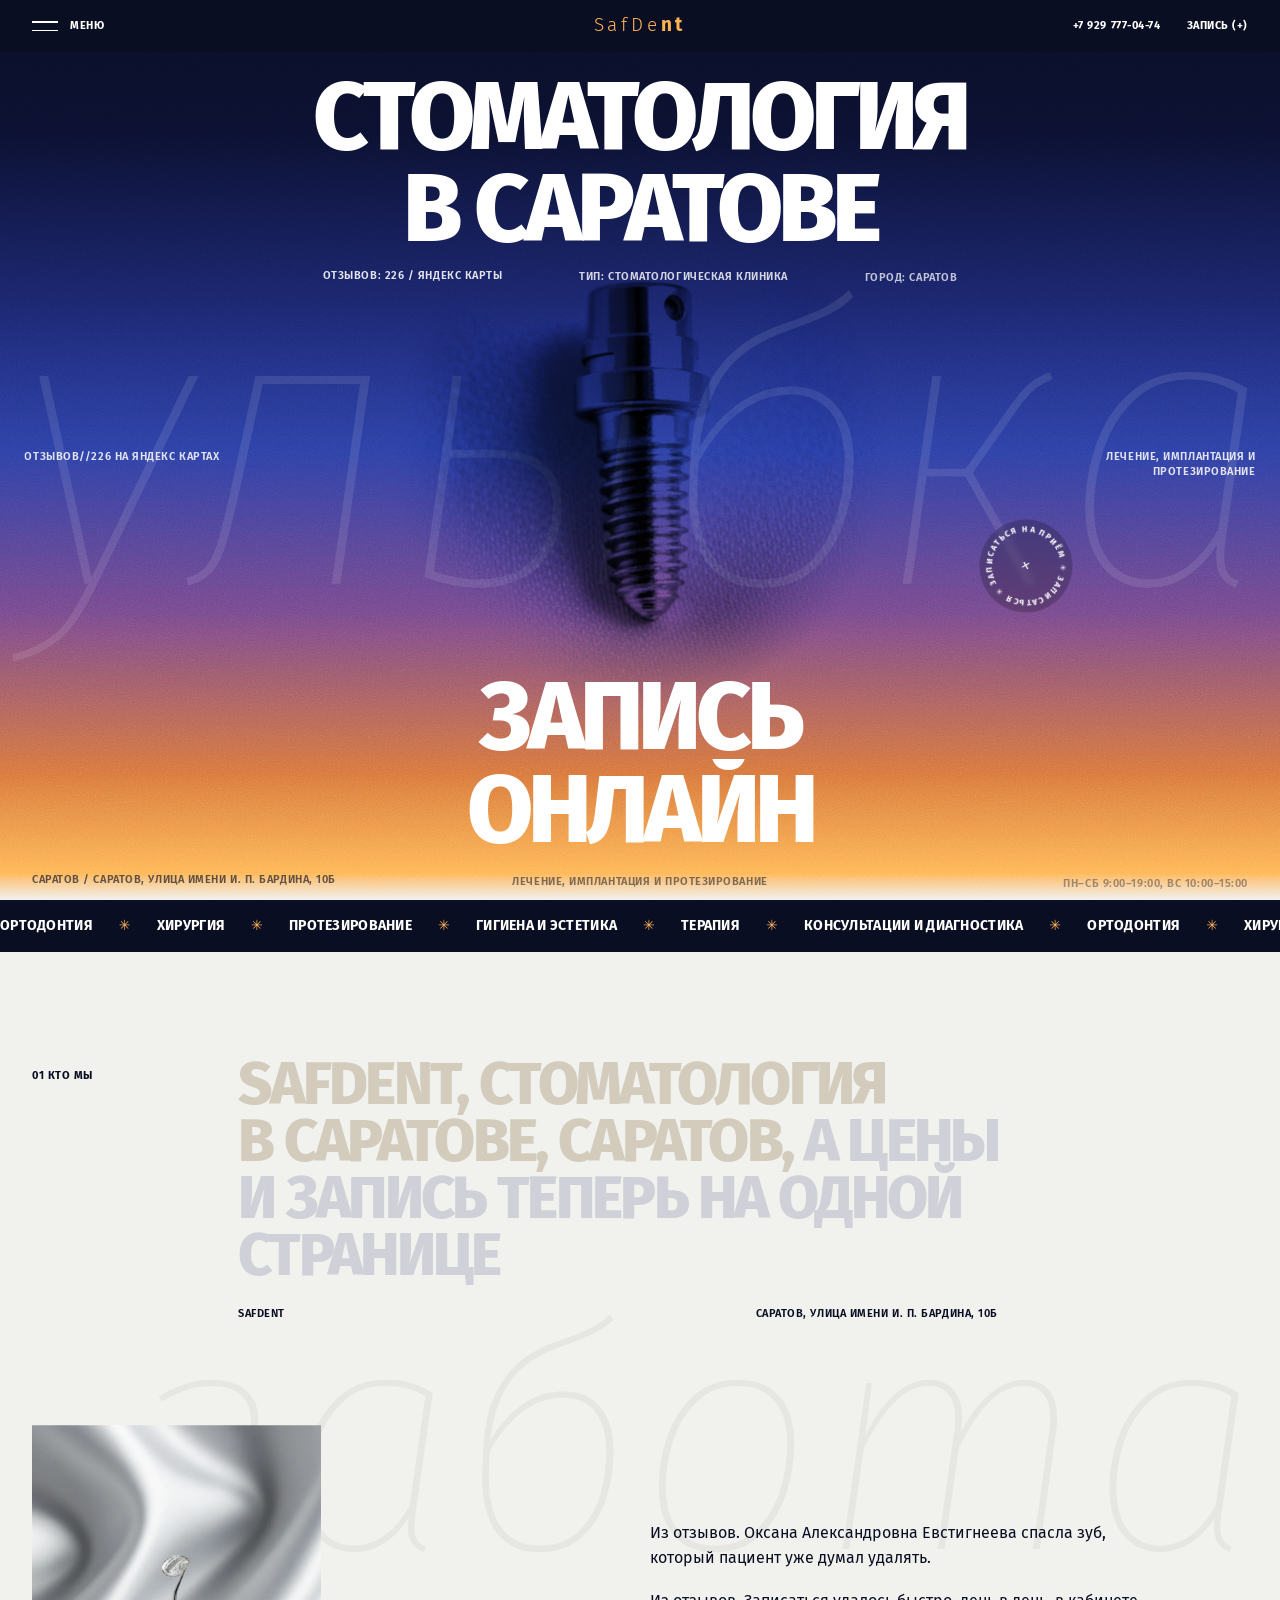
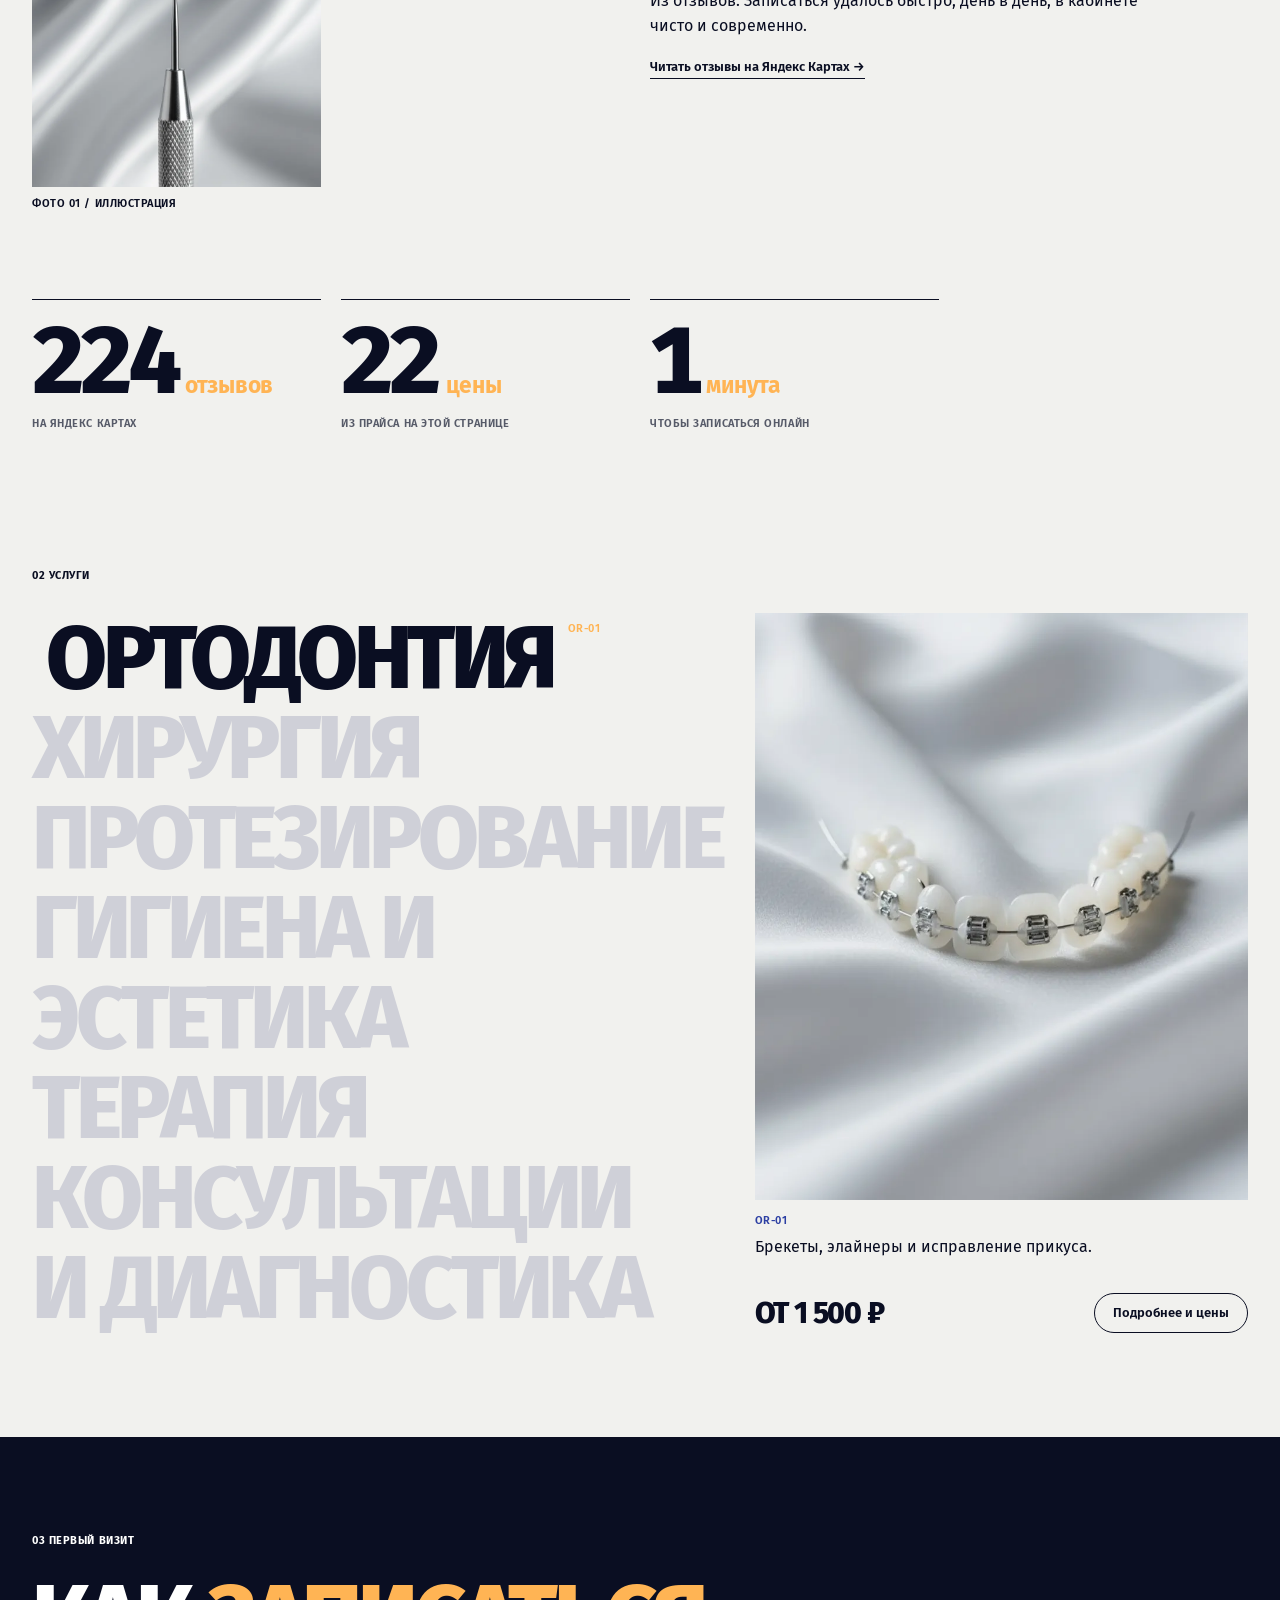
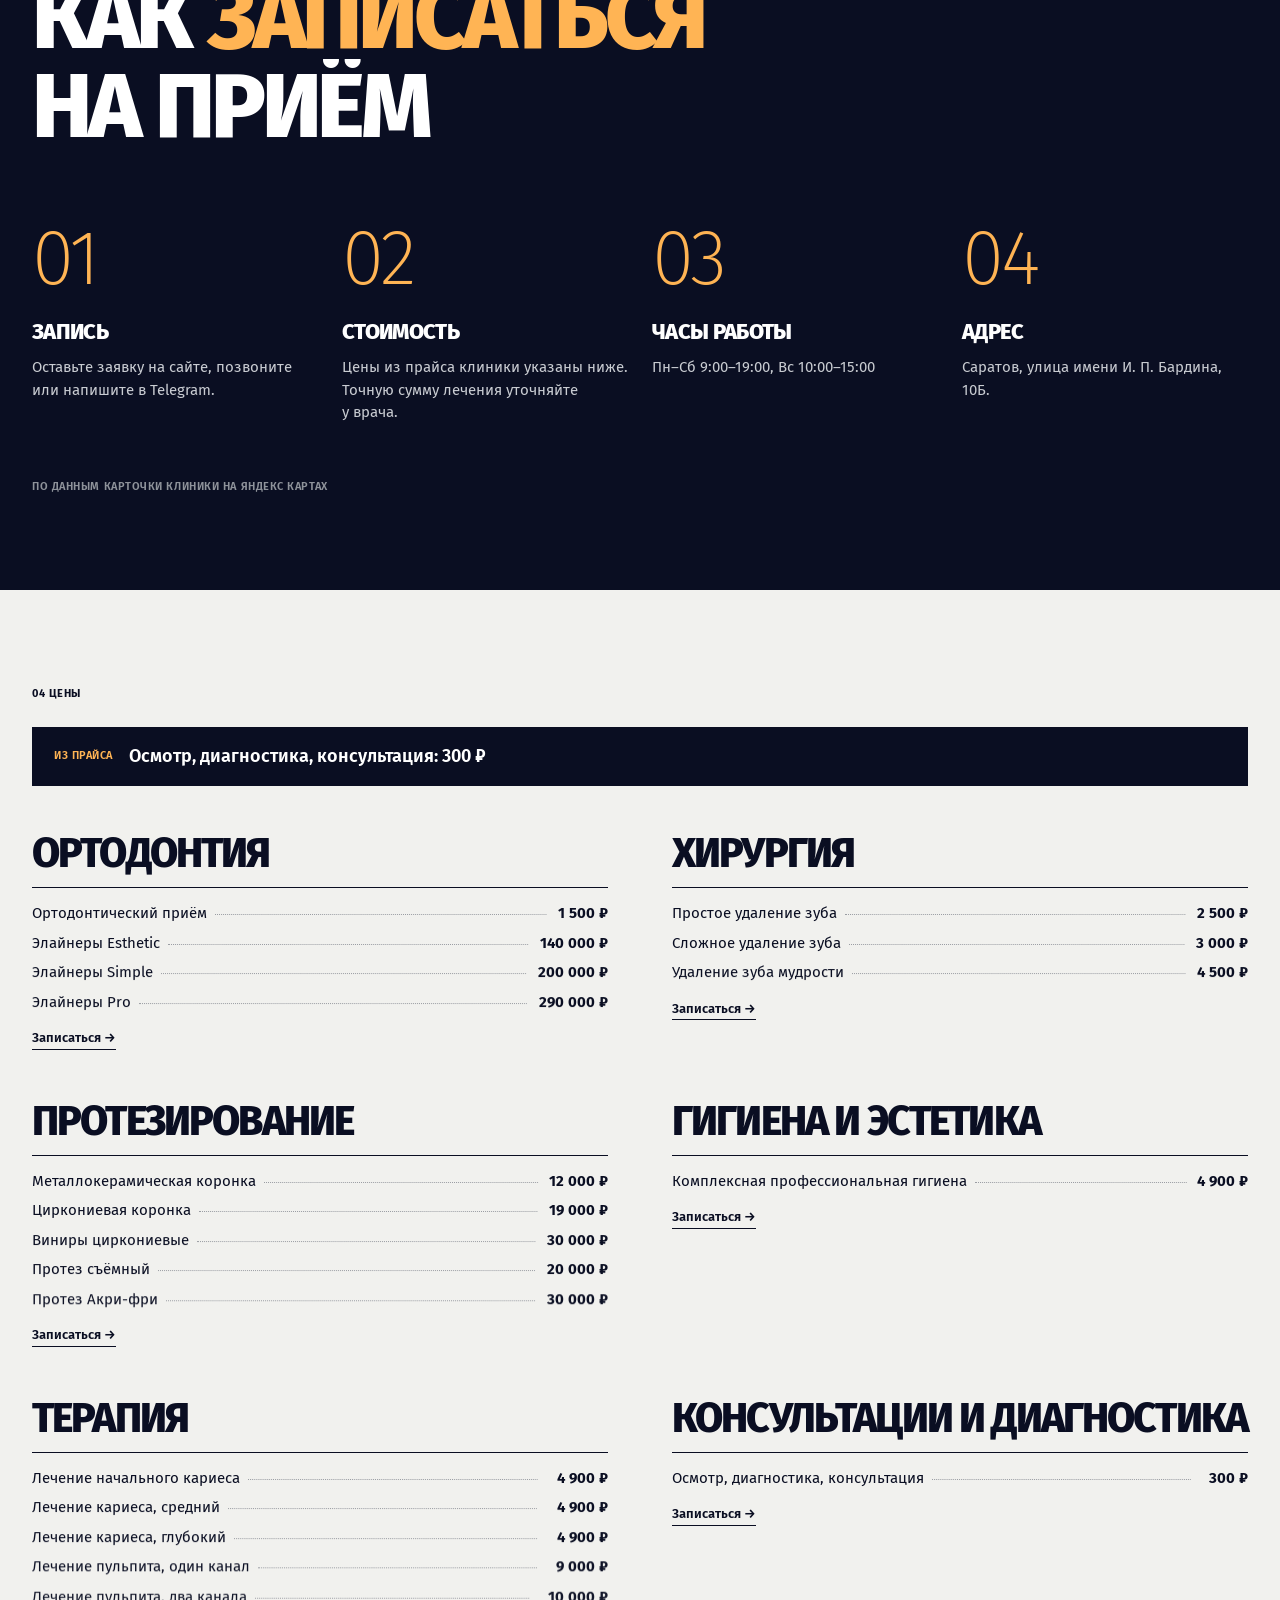
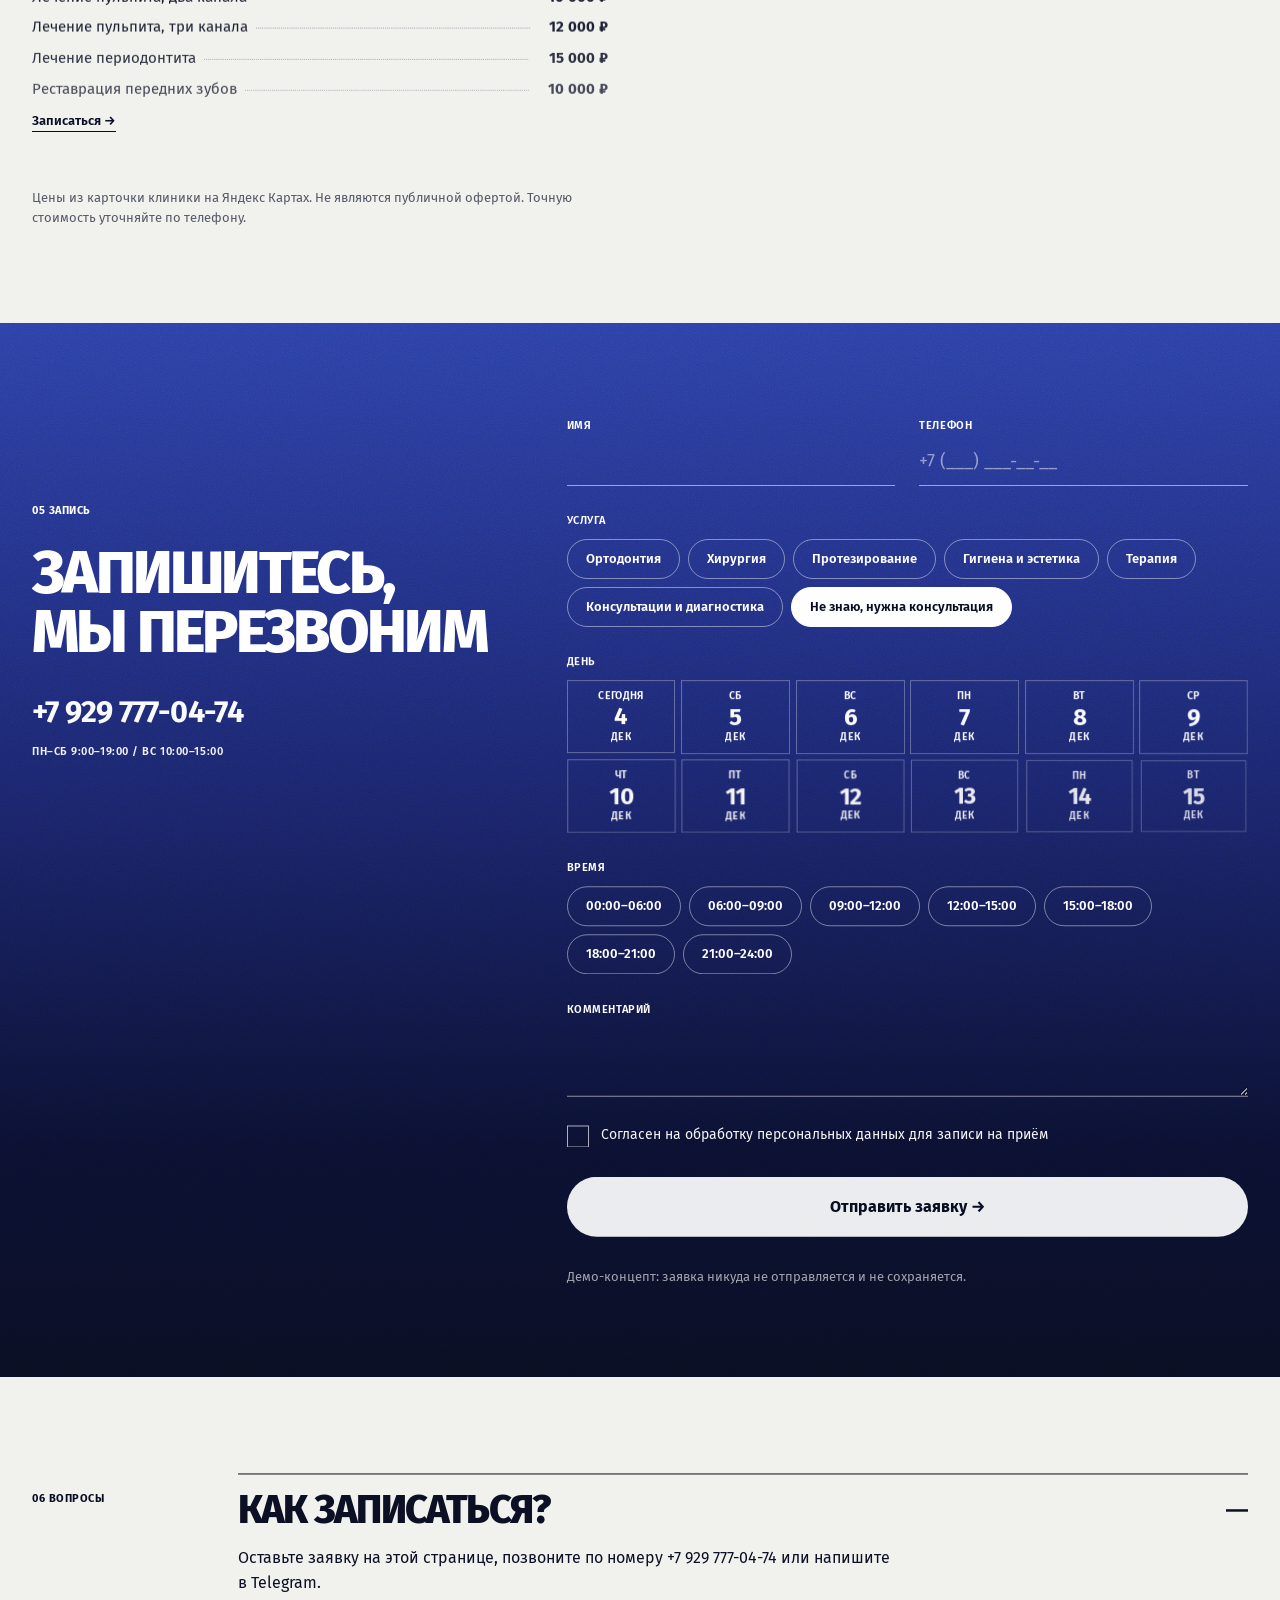
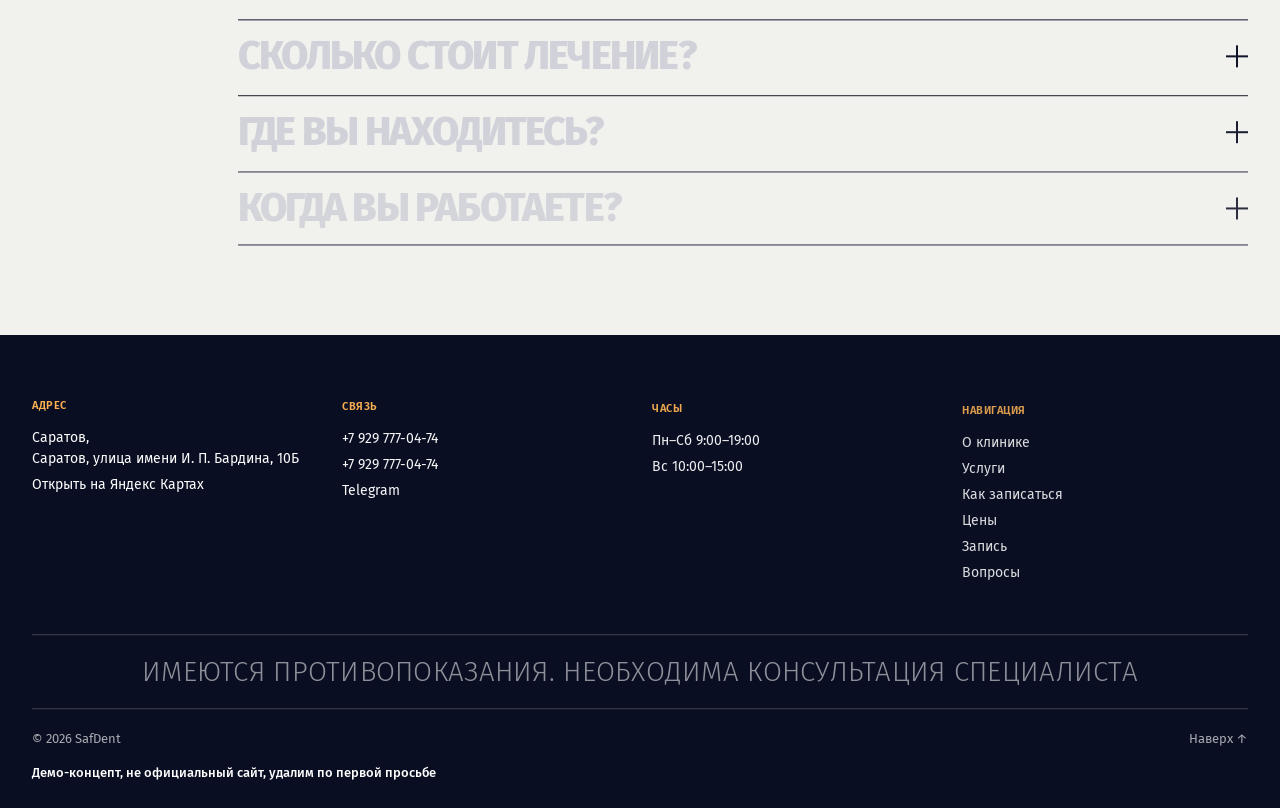
<file: safdent/index.html>
<!doctype html>
<html lang="ru">
  <head>
    <meta charset="UTF-8" />
    <meta name="viewport" content="width=device-width, initial-scale=1" />
    <meta name="robots" content="noindex, nofollow" />
    <title>SafDent, стоматология в Саратове. Демо-концепт</title>
    <meta name="description" content="Демо-концепт сайта SafDent. Не официальный сайт." />
    <meta name="theme-color" content="#0b1030" />
    <link rel="icon" type="image/png" href="./favicon.png" />
    <link rel="preconnect" href="https://fonts.googleapis.com" />
    <link rel="preconnect" href="https://fonts.gstatic.com" crossorigin />
    <!-- Loaded without blocking: on Russian networks Google Fonts can stall, and the page must still render. -->
    <link rel="stylesheet" media="print" onload="this.media='all'" href="https://fonts.googleapis.com/css2?family=Fira+Sans:ital,wght@0,100;0,200;0,300;0,400;0,500;0,600;0,700;0,800;0,900;1,100;1,200;1,300;1,400;1,500;1,600;1,700;1,800;1,900&display=swap" />
    <script type="module" crossorigin src="./assets/index-e1e06QrR.js"></script>
    <link rel="stylesheet" crossorigin href="./assets/index-Bmknc9Sq.css">
  </head>
  <body>
    <div id="root"></div>
  </body>
</html>
</file>
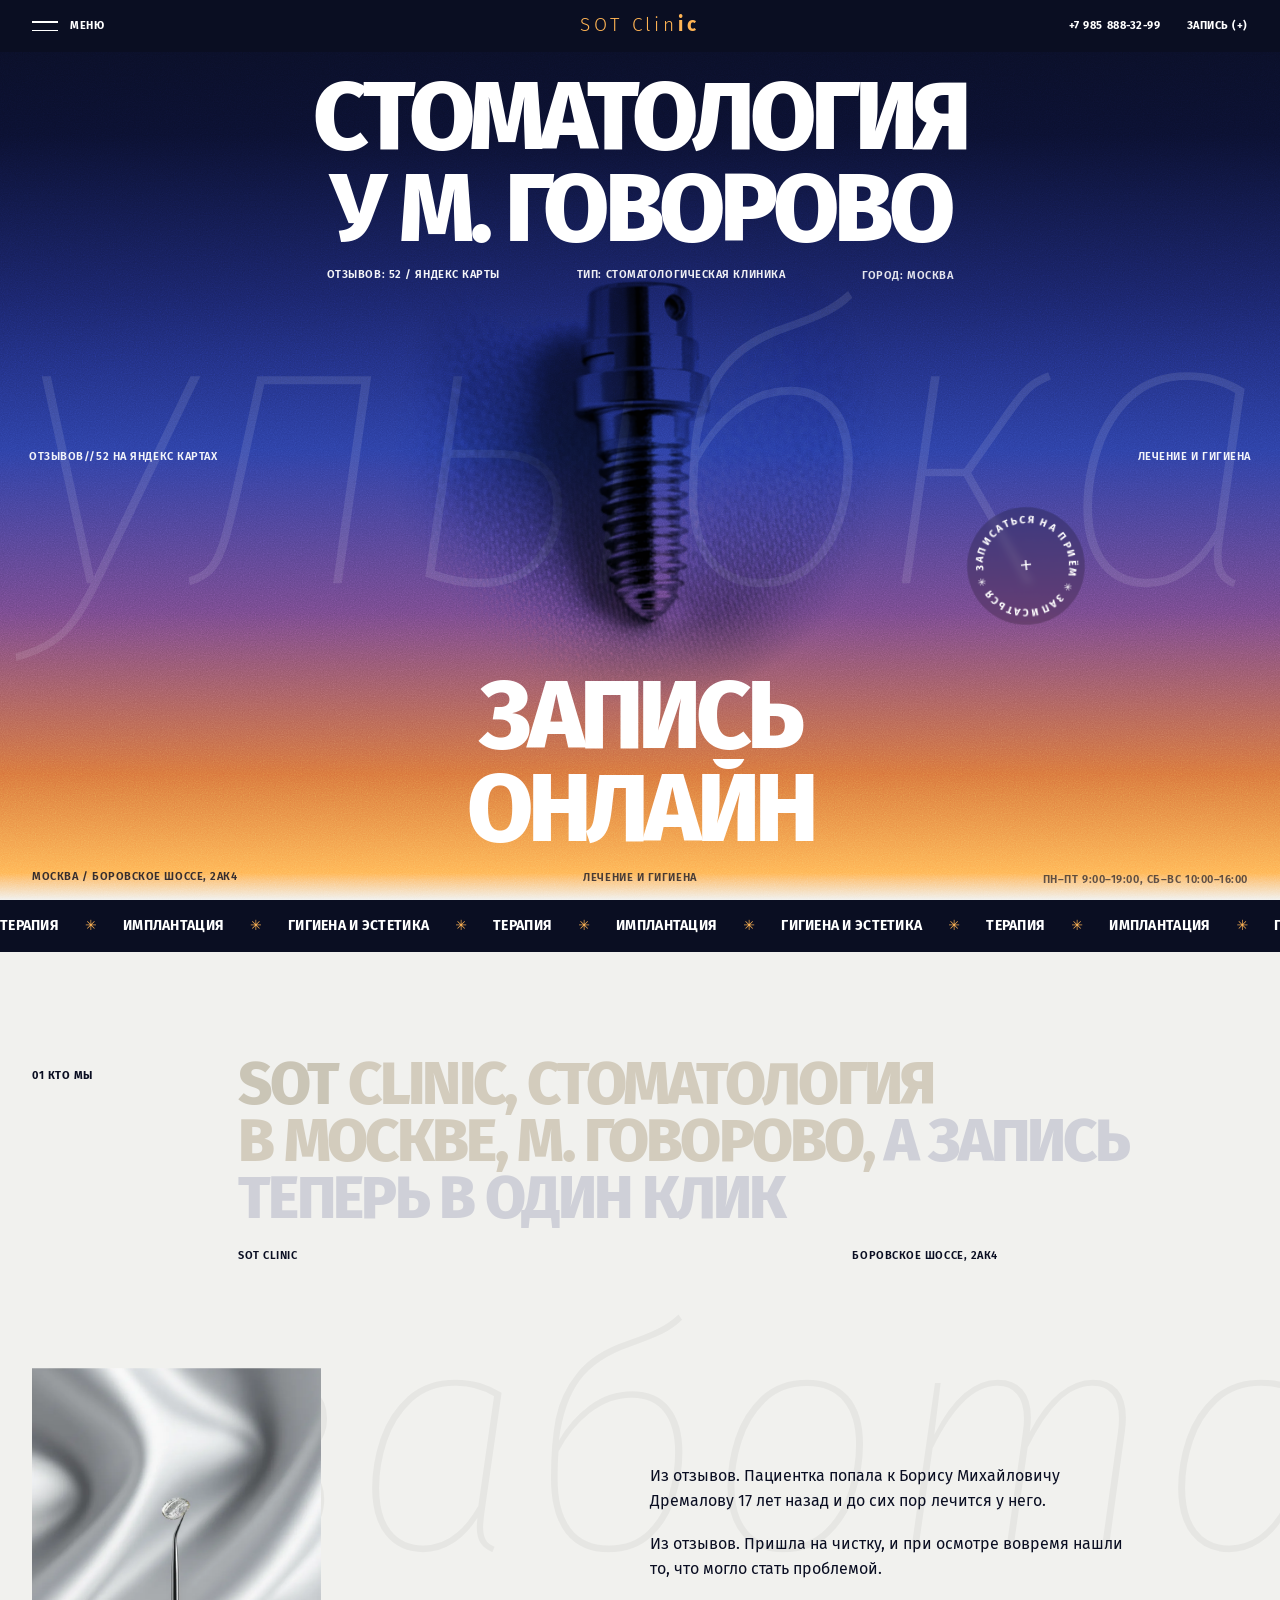
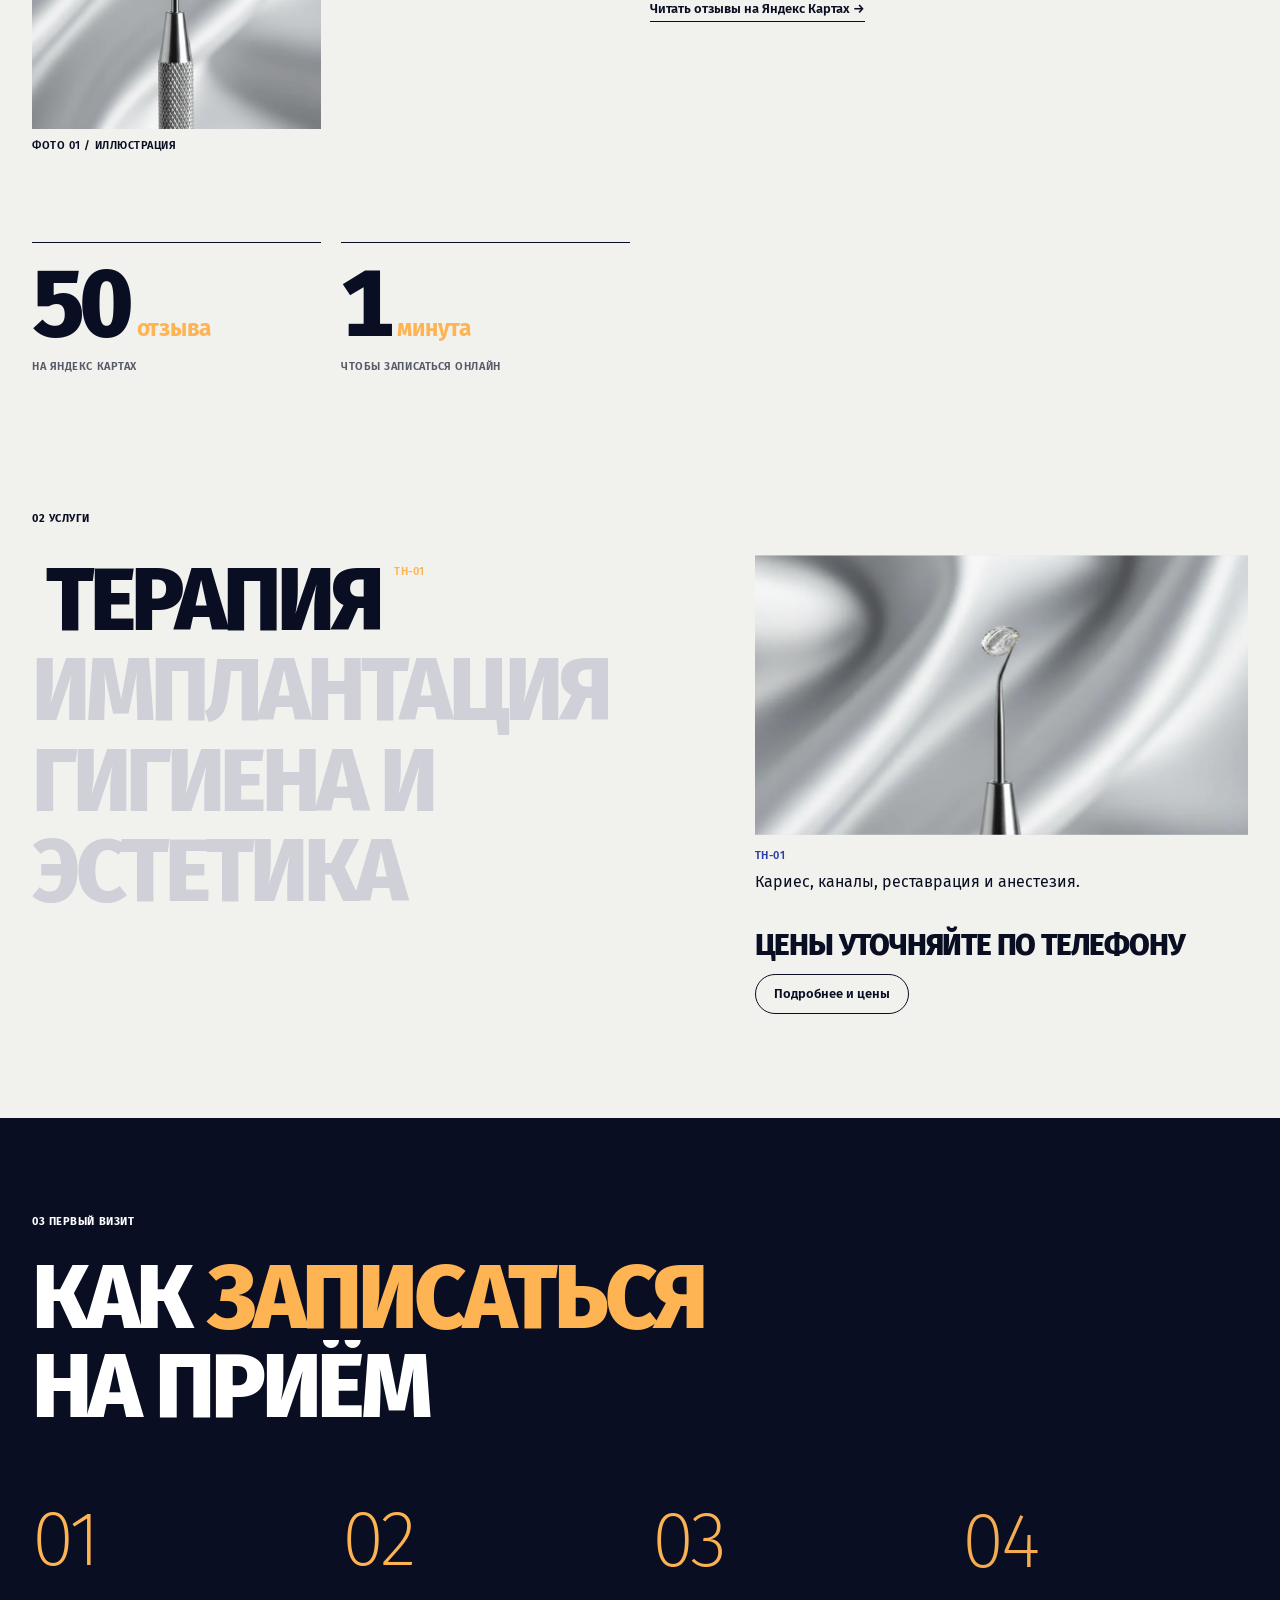
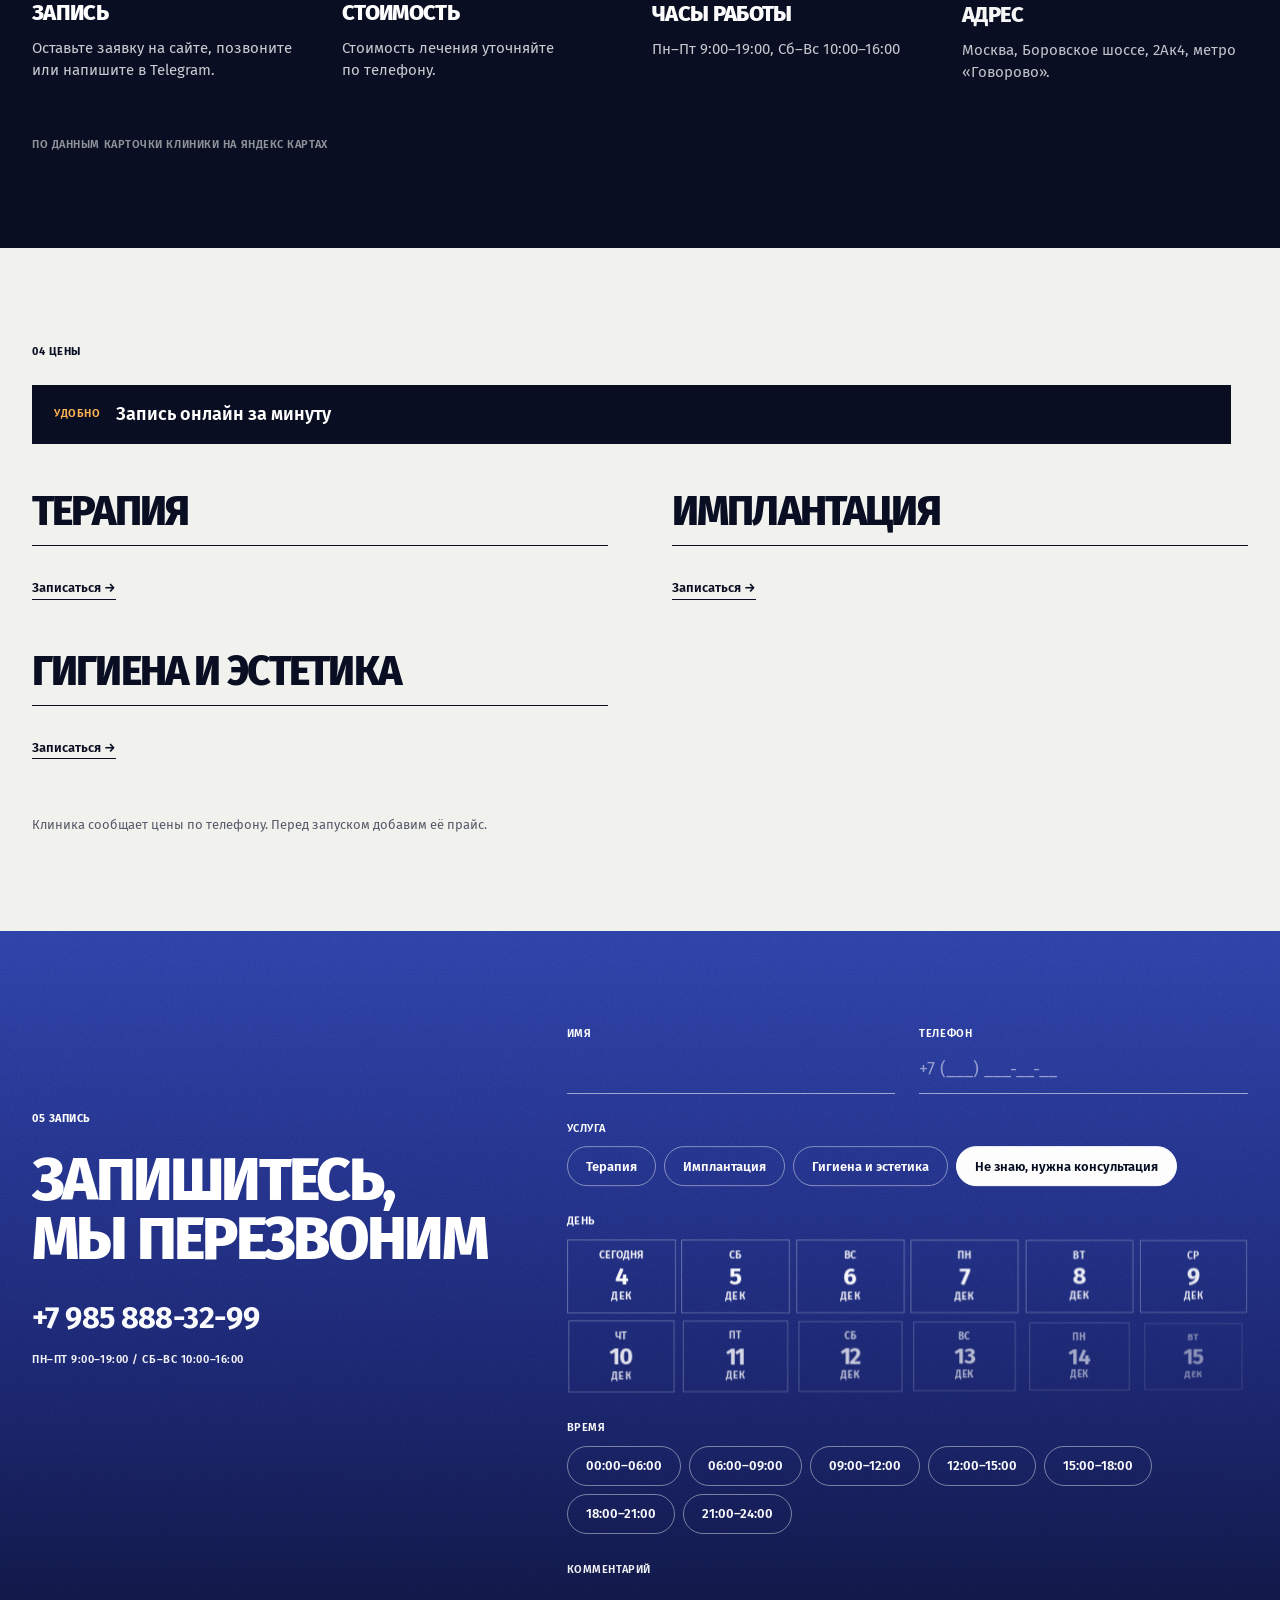
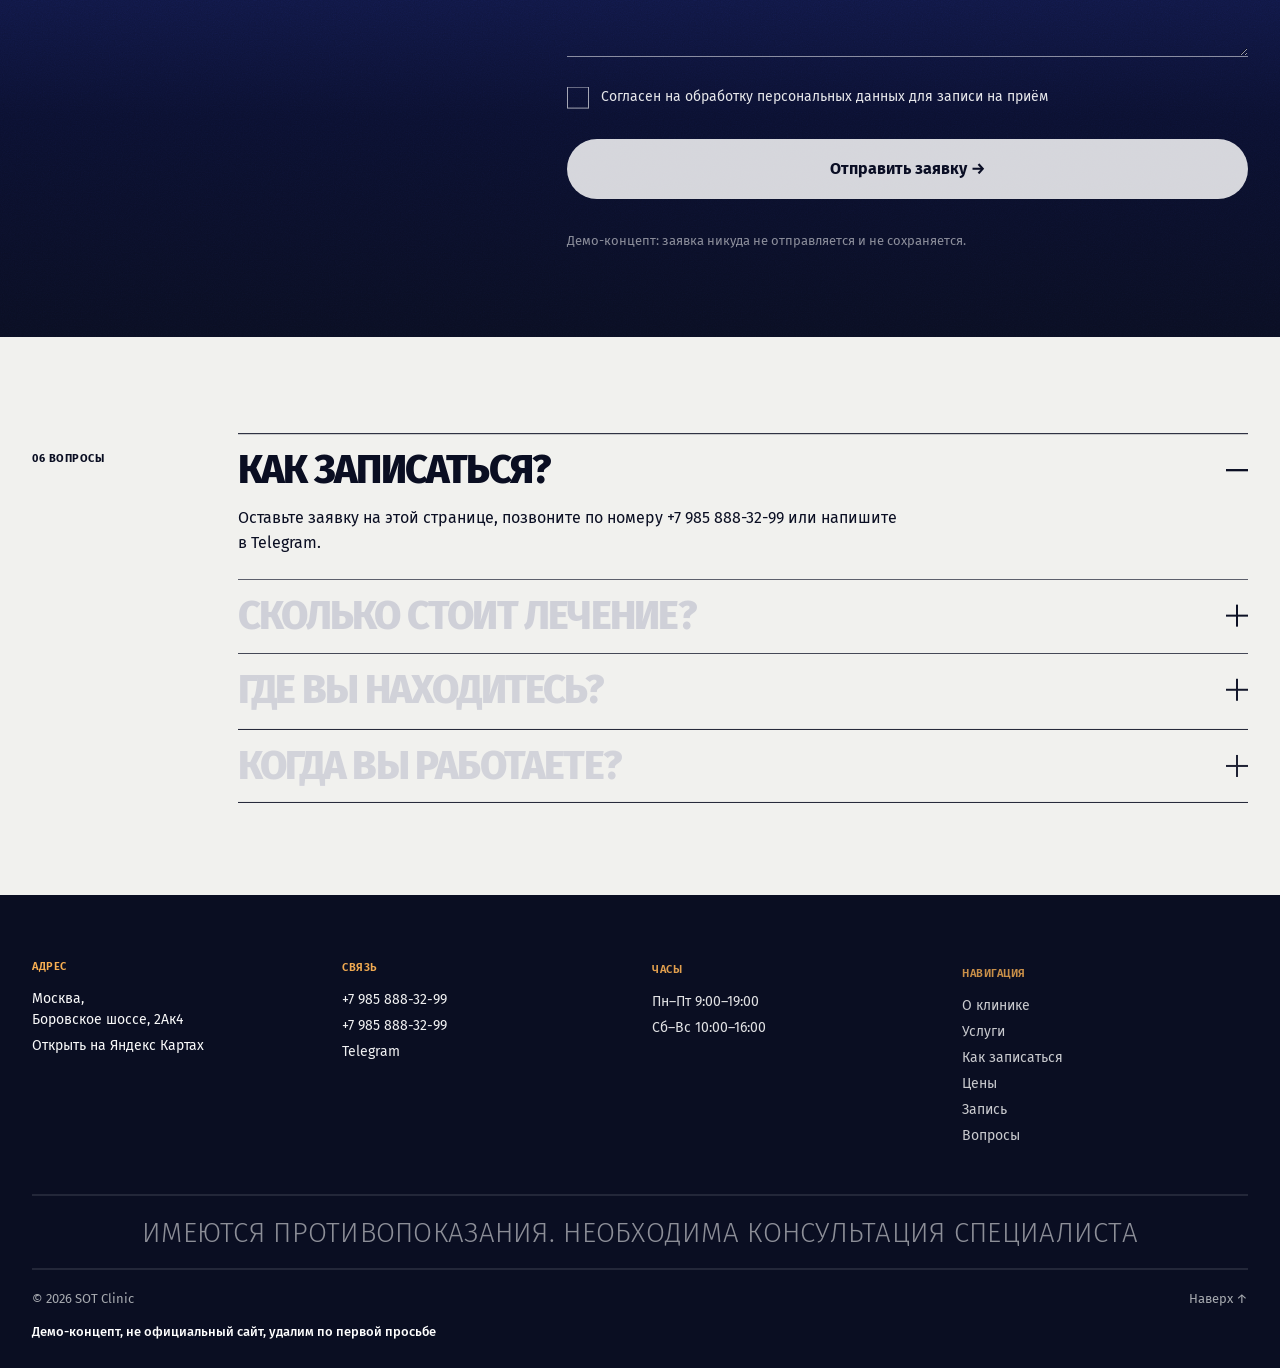
<file: sotclinic/index.html>
<!doctype html>
<html lang="ru">
  <head>
    <meta charset="UTF-8" />
    <meta name="viewport" content="width=device-width, initial-scale=1" />
    <meta name="robots" content="noindex, nofollow" />
    <title>SOT Clinic, стоматология в Москве. Демо-концепт</title>
    <meta name="description" content="Демо-концепт сайта SOT Clinic. Не официальный сайт." />
    <meta name="theme-color" content="#0b1030" />
    <link rel="icon" type="image/png" href="./favicon.png" />
    <link rel="preconnect" href="https://fonts.googleapis.com" />
    <link rel="preconnect" href="https://fonts.gstatic.com" crossorigin />
    <!-- Loaded without blocking: on Russian networks Google Fonts can stall, and the page must still render. -->
    <link rel="stylesheet" media="print" onload="this.media='all'" href="https://fonts.googleapis.com/css2?family=Fira+Sans:ital,wght@0,100;0,200;0,300;0,400;0,500;0,600;0,700;0,800;0,900;1,100;1,200;1,300;1,400;1,500;1,600;1,700;1,800;1,900&display=swap" />
    <script type="module" crossorigin src="./assets/index-ClqnKww1.js"></script>
    <link rel="stylesheet" crossorigin href="./assets/index-Bmknc9Sq.css">
  </head>
  <body>
    <div id="root"></div>
  </body>
</html>
</file>
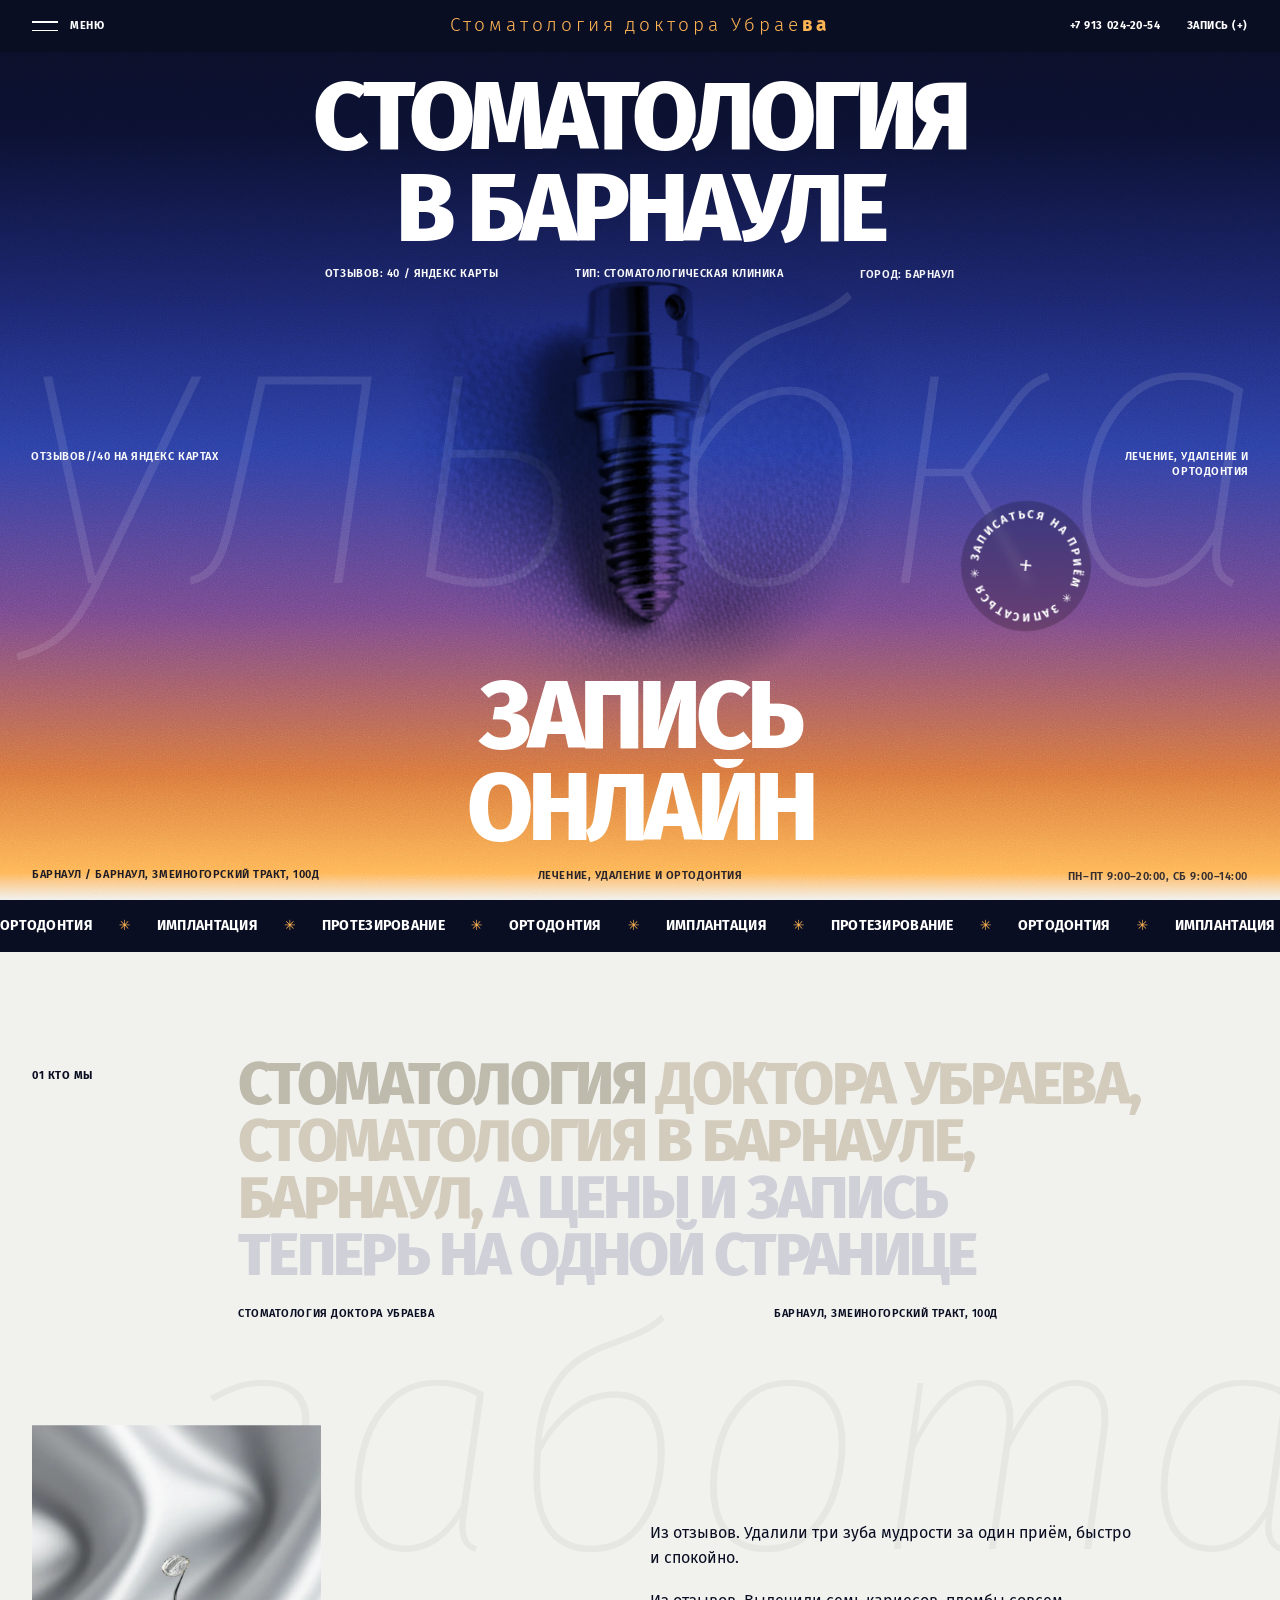
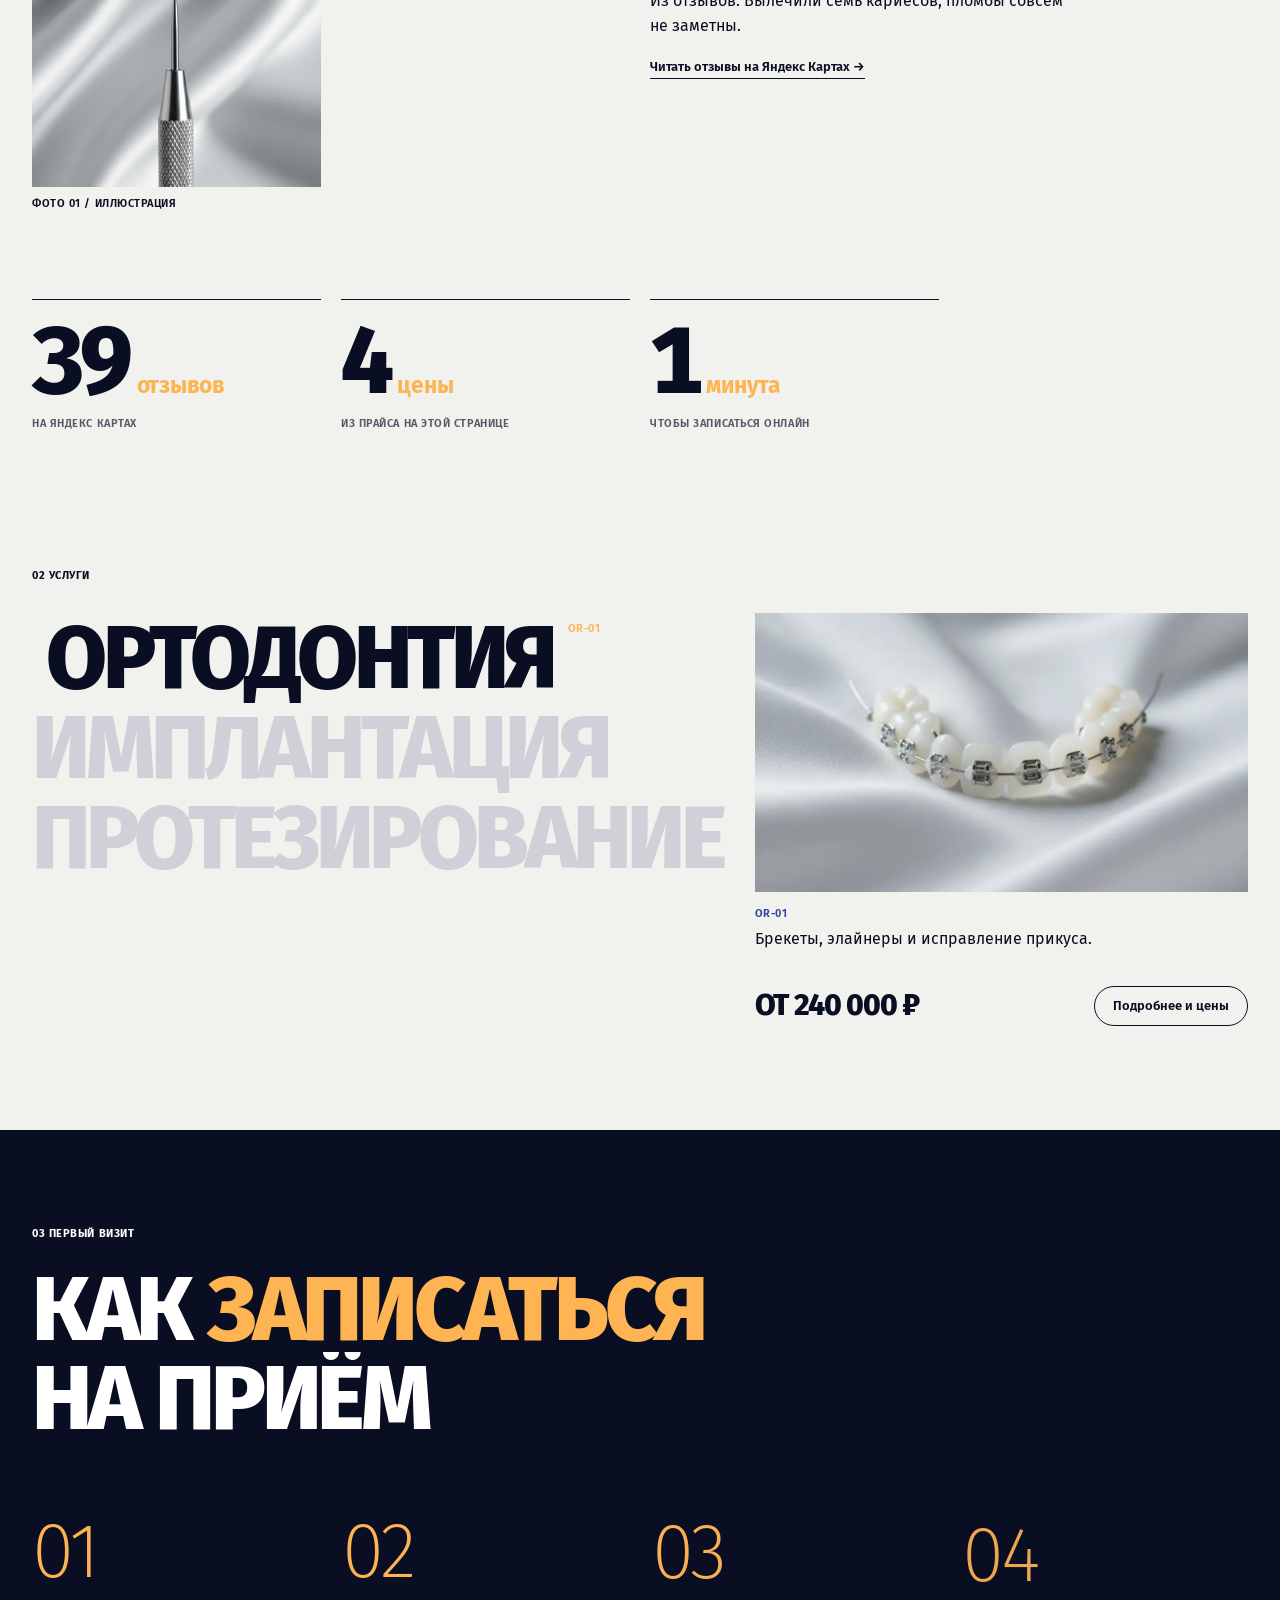
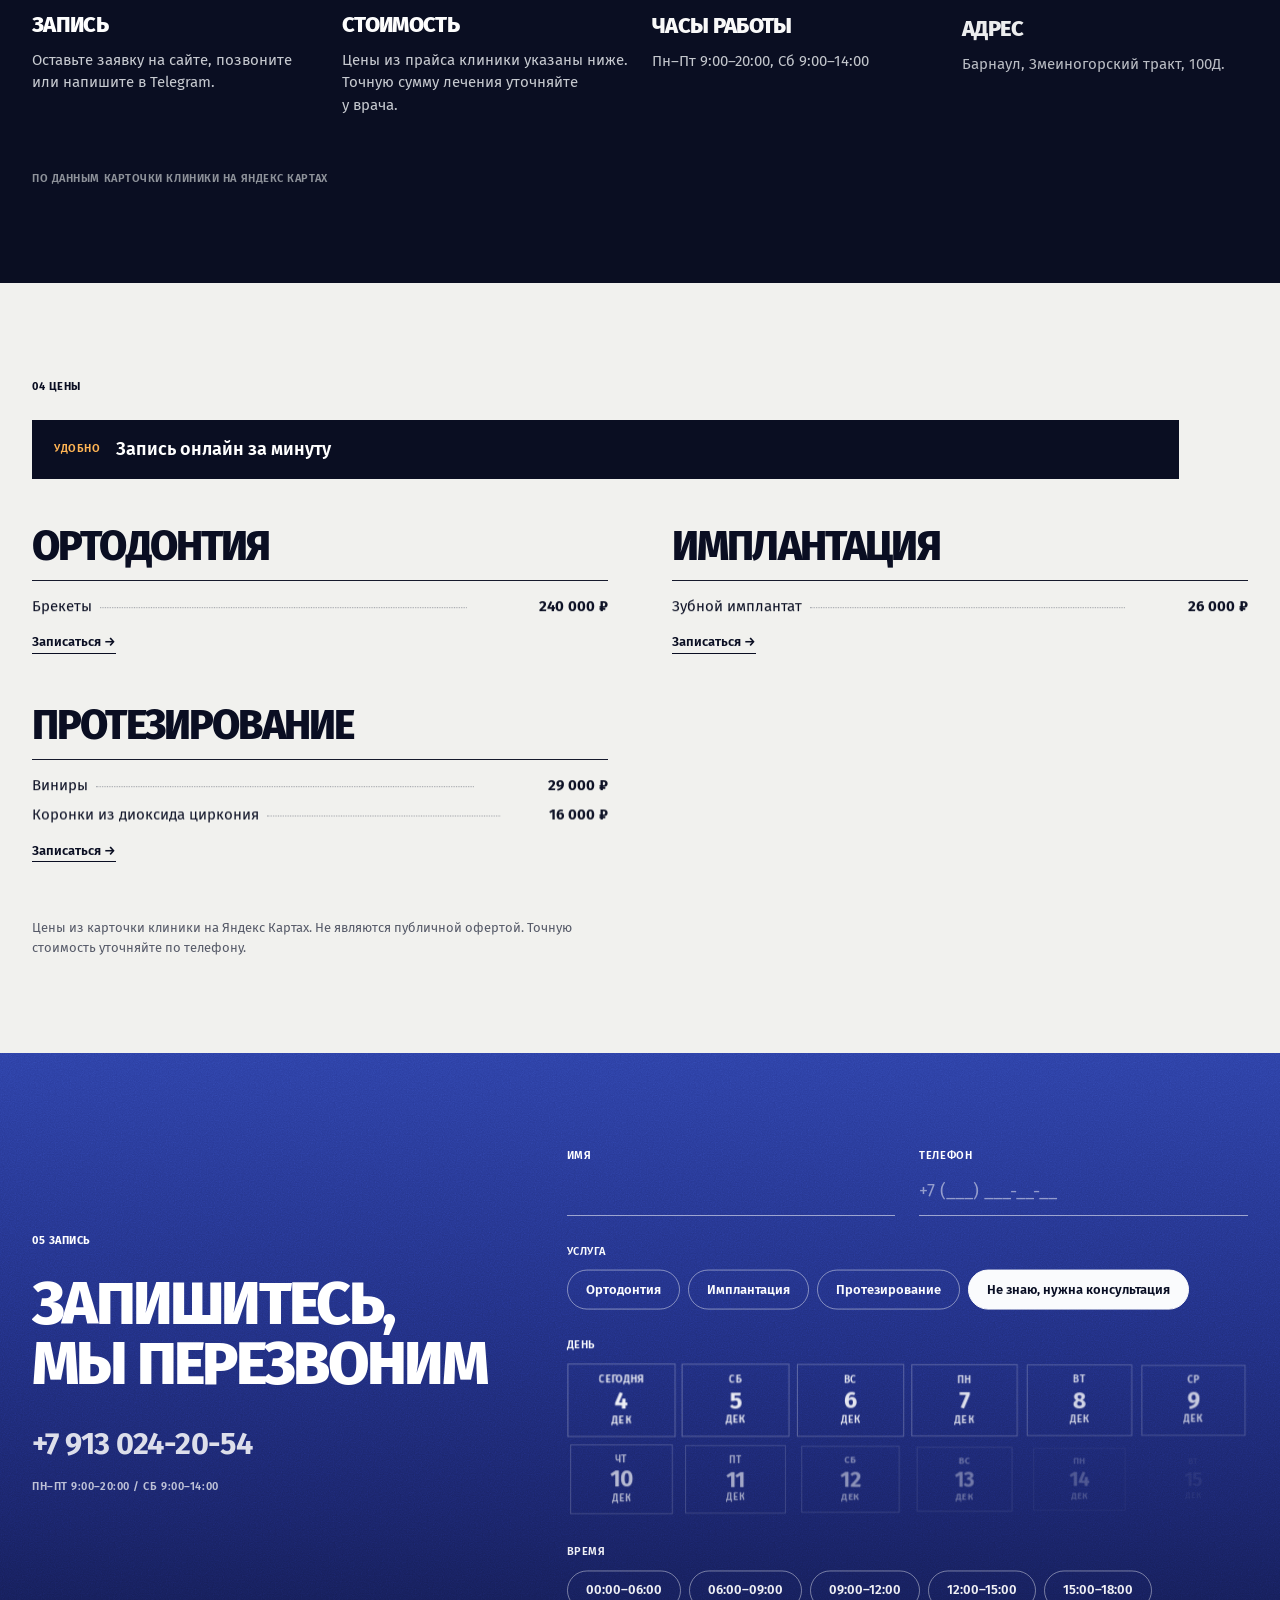
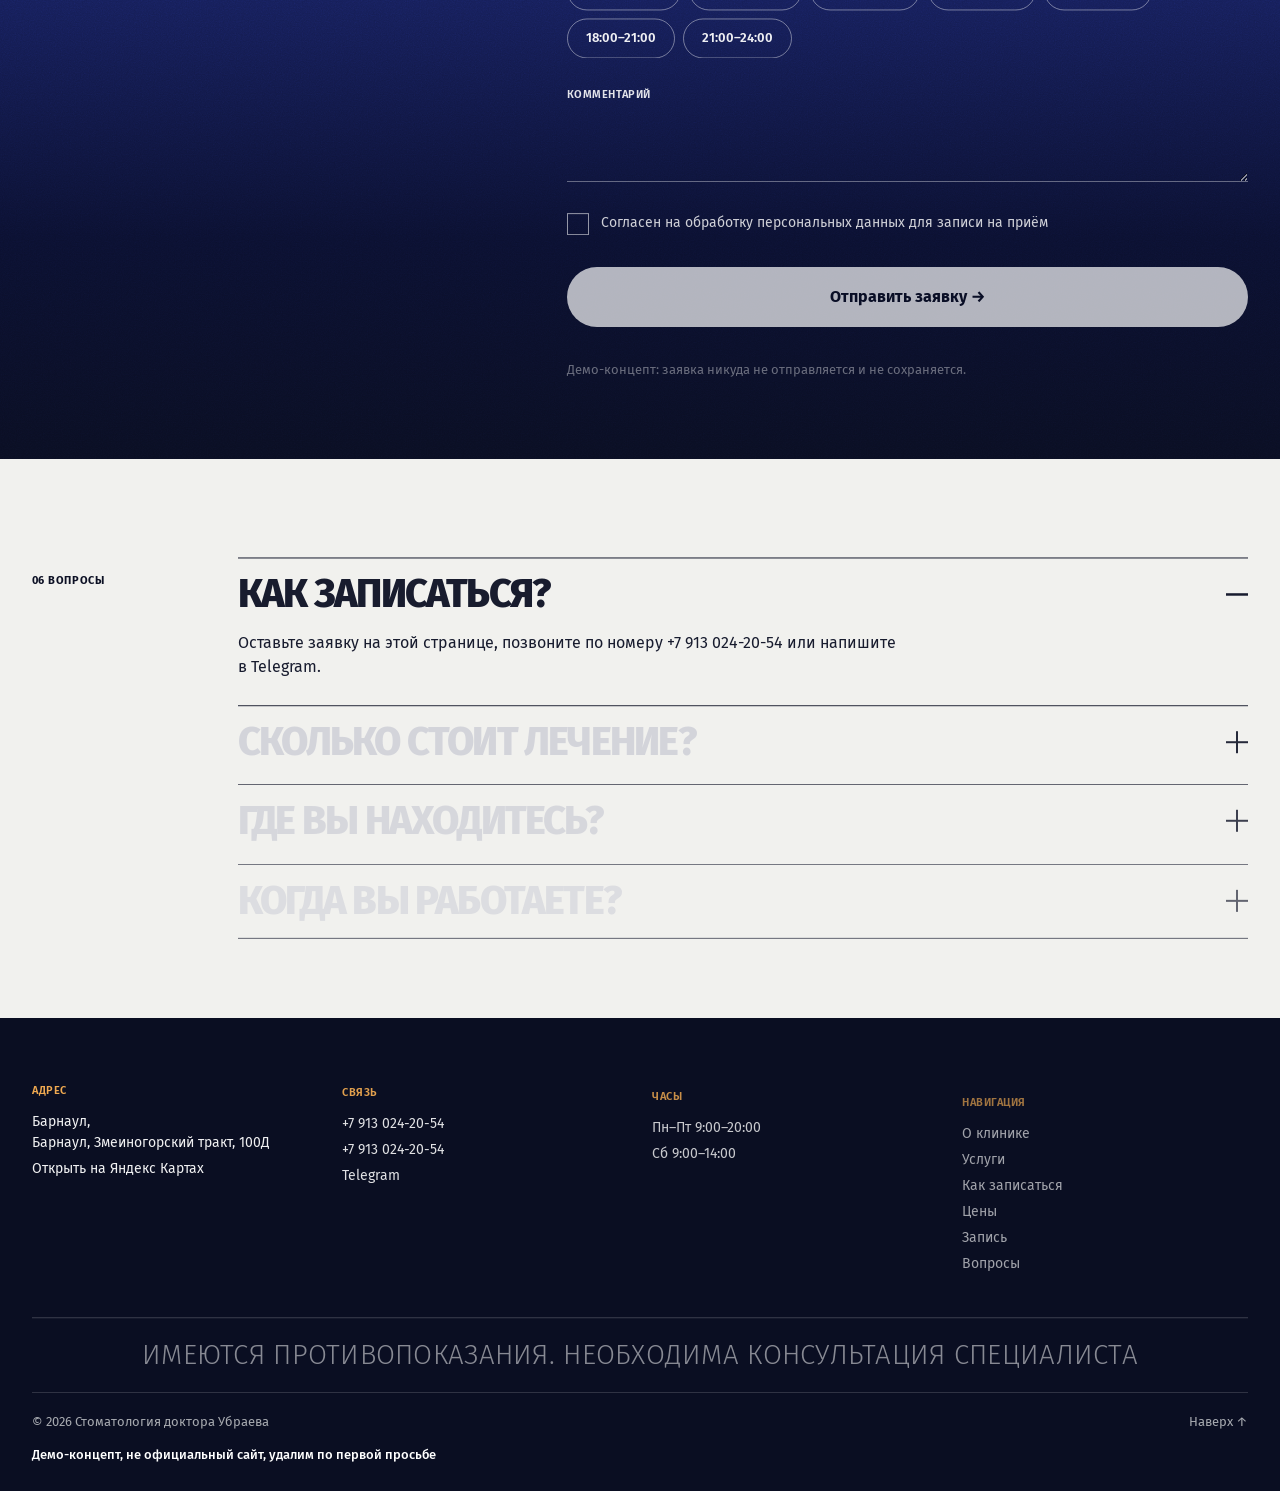
<file: ubraev/index.html>
<!doctype html>
<html lang="ru">
  <head>
    <meta charset="UTF-8" />
    <meta name="viewport" content="width=device-width, initial-scale=1" />
    <meta name="robots" content="noindex, nofollow" />
    <title>Стоматология доктора Убраева, стоматология в Барнауле. Демо-концепт</title>
    <meta name="description" content="Демо-концепт сайта Стоматология доктора Убраева. Не официальный сайт." />
    <meta name="theme-color" content="#0b1030" />
    <link rel="icon" type="image/png" href="./favicon.png" />
    <link rel="preconnect" href="https://fonts.googleapis.com" />
    <link rel="preconnect" href="https://fonts.gstatic.com" crossorigin />
    <!-- Loaded without blocking: on Russian networks Google Fonts can stall, and the page must still render. -->
    <link rel="stylesheet" media="print" onload="this.media='all'" href="https://fonts.googleapis.com/css2?family=Fira+Sans:ital,wght@0,100;0,200;0,300;0,400;0,500;0,600;0,700;0,800;0,900;1,100;1,200;1,300;1,400;1,500;1,600;1,700;1,800;1,900&display=swap" />
    <script type="module" crossorigin src="./assets/index-BFL0UK0o.js"></script>
    <link rel="stylesheet" crossorigin href="./assets/index-Bmknc9Sq.css">
  </head>
  <body>
    <div id="root"></div>
  </body>
</html>
</file>
<file: artem-k/assets/index-Bmknc9Sq.css>
:root{--blue: #ffb454;--black: #0a0e22;--bg: #f1f1ee;--blue-1: #2c3fa3;--blue-2: #1a2468;--blue-3: #0b1030;--muted: #cfd0d8;--ink-soft: #565a68;--gutter: 32px;--top: 52px;--font: "Fira Sans", system-ui, -apple-system, "Segoe UI", Roboto, Arial, sans-serif}*,*:before,*:after{box-sizing:border-box}html{scroll-behavior:smooth;scroll-padding-top:var(--top);-webkit-text-size-adjust:100%}body{margin:0;background:var(--bg);color:var(--black);font:400 16px/1.5 var(--font);overflow-x:clip;-webkit-font-smoothing:antialiased}h1,h2,h3,p,ul,figure,fieldset{margin:0;padding:0}ul{list-style:none}fieldset{border:0;min-width:0}img{display:block;max-width:100%}a{color:inherit;text-decoration:none}button{font:inherit;color:inherit;background:none;border:0;padding:0;cursor:pointer}input,textarea,select{font:inherit;color:inherit}:focus-visible{outline:2px solid var(--blue);outline-offset:3px}.wrap{width:100%;max-width:1440px;margin:0 auto;padding-inline:var(--gutter)}.meta{font-size:11px;line-height:1.35;font-weight:600;letter-spacing:.05em;text-transform:uppercase}.kicker{font-size:11px;font-weight:700;letter-spacing:.05em;text-transform:uppercase}.kicker-light{color:#fff}.display{font-weight:800;text-transform:uppercase;letter-spacing:-.045em;line-height:.92}.only-mobile{display:none}.reveal{opacity:0;transform:translateY(26px);transition:opacity .8s ease,transform .8s cubic-bezier(.2,.7,.2,1)}.reveal.is-in{opacity:1;transform:none}.reveal-clip{opacity:1;transform:none;clip-path:inset(0 0 100% 0);transition:clip-path 1.3s cubic-bezier(.7,0,.2,1)}.reveal-clip.is-in{clip-path:inset(0 0 0 0)}.intro{position:fixed;top:0;right:0;bottom:0;left:0;z-index:100;display:grid;place-items:center;align-content:center;gap:14px;background:var(--black);color:#fff}.intro-logo{overflow:hidden;font-size:clamp(34px,6vw,84px);font-weight:300;line-height:1.15;letter-spacing:.16em;color:var(--blue)}.intro-logo>span{display:block}.intro-logo b{font-weight:700}.intro-bar{display:block;width:min(320px,60vw);height:1px;background:var(--blue);transform:scaleX(0);transform-origin:left center}.grain{position:absolute;top:0;right:0;bottom:0;left:0;pointer-events:none;mix-blend-mode:overlay;opacity:.38;background-image:url("data:image/svg+xml,%3Csvg xmlns='http://www.w3.org/2000/svg' width='220' height='220'%3E%3Cfilter id='n'%3E%3CfeTurbulence type='fractalNoise' baseFrequency='0.85' numOctaves='2' stitchTiles='stitch'/%3E%3CfeColorMatrix type='saturate' values='0'/%3E%3C/filter%3E%3Crect width='100%25' height='100%25' filter='url(%23n)'/%3E%3C/svg%3E")}.pill{display:inline-flex;align-items:center;justify-content:center;min-height:40px;padding:9px 18px;border:1px solid var(--black);border-radius:999px;font-size:13px;font-weight:600;line-height:1.2;transition:background .2s,color .2s,border-color .2s}.pill:hover,.pill-solid{background:var(--black);color:#fff}.pill-solid:hover{background:var(--blue-1);border-color:var(--blue-1)}.pill-light{border-color:#ffffff73;color:#fff}.pill-light:hover{background:#ffffff24;color:#fff}.pill-light.is-on,.pill-light.is-on:hover{background:#fff;border-color:#fff;color:var(--black)}.text-link{font-size:13px;font-weight:600;border-bottom:1px solid currentColor;padding-bottom:1px}.text-link:hover{color:var(--blue-1)}.top{position:fixed;inset:0 0 auto;z-index:50;height:var(--top);padding-inline:var(--gutter);display:grid;grid-template-columns:1fr auto 1fr;align-items:center;background:var(--black);color:#fff}.burger{display:inline-flex;align-items:center;gap:12px;justify-self:start;min-height:44px;font-size:11px;font-weight:700;letter-spacing:.05em;text-transform:uppercase}.burger-icon{position:relative;width:26px;height:10px}.burger-icon i{position:absolute;left:0;right:0;height:1.5px;background:#fff;transition:transform .3s}.burger-icon i:first-child{top:0}.burger-icon i:last-child{bottom:0}.burger-icon.is-open i:first-child{transform:translateY(4px) rotate(45deg)}.burger-icon.is-open i:last-child{transform:translateY(-4.5px) rotate(-45deg)}.logo{font-size:19px;letter-spacing:.2em;line-height:1;color:var(--blue)}.logo span{font-weight:300}.logo b{font-weight:700}.top-logo{display:block;padding:8px}.top-right{justify-self:end;display:flex;align-items:center;gap:26px;font-size:11px;font-weight:700;letter-spacing:.05em;text-transform:uppercase;white-space:nowrap}.top-right a:hover{color:var(--blue)}.top-book{min-height:44px;display:inline-flex;align-items:center}.menu{position:fixed;inset:var(--top) 0 0;z-index:49;padding:28px var(--gutter) 24px;overflow-y:auto;display:flex;flex-direction:column;justify-content:space-between;gap:24px;background:linear-gradient(180deg,var(--black),var(--blue-2) 70%,var(--blue-1));color:#fff;visibility:hidden;opacity:0;transform:translateY(-14px);transition:opacity .3s,transform .3s,visibility .3s}.menu.is-open{visibility:visible;opacity:1;transform:none}.menu nav a{display:flex;align-items:flex-start;gap:18px;font-weight:800;font-size:clamp(38px,min(7.5vw,11.5vh),112px);line-height:1;letter-spacing:-.045em;text-transform:uppercase}.menu nav a small{font-size:11px;letter-spacing:.05em;font-weight:600;color:var(--blue);padding-top:.7em;min-width:22px}.menu nav a:hover span{color:var(--blue)}.menu-foot{display:flex;flex-wrap:wrap;justify-content:space-between;gap:8px 24px;font-size:13px;font-weight:500}.hero{position:relative;height:100svh;min-height:640px;padding:calc(var(--top) + 22px) var(--gutter) 18px;overflow:hidden;display:flex;flex-direction:column;justify-content:space-between;color:#fff;text-align:center;background:linear-gradient(180deg,var(--black) 0%,var(--blue-3) 15%,var(--blue-2) 33%,var(--blue-1) 50%,#74488a 68%,#d8743c 86%,var(--blue) 97%,var(--bg) 100%)}.hero-title{font-weight:800;font-size:min(7.5vw,12.6vh);line-height:.9;letter-spacing:-.05em;text-transform:uppercase}.line{display:block;overflow:hidden;padding-block:.06em .14em;margin-block:-.06em -.14em}.line>span{display:block}.hero-top,.hero-bottom{position:relative;z-index:3}.hero-meta{display:flex;justify-content:center;gap:clamp(20px,6vw,96px);margin-top:14px}.hero-mark{position:absolute;left:50%;top:50%;z-index:1;pointer-events:none;font-weight:100;font-style:italic;font-size:min(31vw,56vh);line-height:1;letter-spacing:-.03em;color:#ffffff1c;white-space:nowrap}.hero-implant{position:absolute;left:50%;top:50%;z-index:2;width:min(58vh,62vw);height:min(58vh,62vw);max-width:none;object-fit:cover;mix-blend-mode:multiply;-webkit-mask-image:radial-gradient(closest-side,#000 70%,transparent 98%);mask-image:radial-gradient(closest-side,#000 70%,transparent 98%);filter:contrast(1.35) brightness(1.12)}.hero-side{position:absolute;top:50%;z-index:3;max-width:200px;text-align:left}.hero-side-left{left:var(--gutter)}.hero-side-right{right:var(--gutter);text-align:right}.hero-row{display:grid;grid-template-columns:1fr auto 1fr;gap:16px;margin-top:16px;color:var(--black);text-align:center}.hero-row li:first-child{text-align:left}.hero-row li:last-child{text-align:right}.badge{position:absolute;z-index:4;right:15%;top:56%;width:124px;height:124px;border-radius:50%;display:grid;place-items:center;color:#fff;background:#01010138;-webkit-backdrop-filter:blur(4px);backdrop-filter:blur(4px);transition:background .2s}.badge:hover{background:var(--black)}.badge svg{position:absolute;top:0;right:0;bottom:0;left:0;width:100%;height:100%;animation:spin 18s linear infinite}.badge text{fill:currentColor;font:700 10.5px var(--font);letter-spacing:.04em}.badge>span{font-size:30px;font-weight:300;line-height:1}@keyframes spin{to{transform:rotate(360deg)}}.marquee{background:var(--black);color:#fff;overflow:hidden;padding-block:15px;min-height:52px}.marquee-track{display:flex;width:max-content;animation:slide 42s linear infinite}.marquee-group{display:flex;flex-shrink:0}.marquee-group span{display:inline-flex;align-items:center;font-size:14px;font-weight:700;letter-spacing:.02em;text-transform:uppercase;white-space:nowrap}.marquee-group i{color:var(--blue);font-style:normal;margin-inline:26px}@keyframes slide{to{transform:translate(-50%)}}.about{position:relative;padding-block:104px 96px;overflow:hidden;background:var(--bg)}.about-mark{position:absolute;left:50%;top:330px;pointer-events:none;white-space:nowrap;font-weight:100;font-style:italic;font-size:25vw;line-height:1;color:#0101010b}.about-grid{position:relative;display:grid;grid-template-columns:repeat(12,minmax(0,1fr));column-gap:20px}.about-grid>.kicker{grid-column:1 / 3;grid-row:1;padding-top:12px}.about-main{grid-column:3 / 12;grid-row:1}.about-big{font-weight:800;font-size:clamp(32px,4.65vw,66px);line-height:.96;letter-spacing:-.045em;text-transform:uppercase}.about-big .word-muted{color:var(--muted)}.about-meta{display:flex;justify-content:space-between;gap:24px;margin-top:22px;max-width:760px}.about-braces{position:absolute;right:-2%;top:150px;width:min(48vw,720px);max-width:none;pointer-events:none;mix-blend-mode:multiply;-webkit-mask-image:radial-gradient(closest-side,#000 52%,transparent 98%);mask-image:radial-gradient(closest-side,#000 52%,transparent 98%)}.about-photo{grid-column:1 / 4;grid-row:2;margin-top:104px}.about-photo img{width:100%;aspect-ratio:4 / 5;object-fit:cover}.about-photo figcaption{margin-top:10px}.about-text{grid-column:7 / 12;grid-row:2;margin-top:200px;display:grid;gap:18px;align-content:start;justify-items:start;font-size:16px;line-height:1.55}.numbers{display:grid;grid-template-columns:repeat(4,minmax(0,1fr));gap:20px;margin-top:88px;position:relative}.number{border-top:1px solid var(--black);padding-top:14px}.number-value{display:flex;align-items:baseline;flex-wrap:wrap;gap:0 8px;font-weight:800;font-size:clamp(56px,7.4vw,108px);line-height:1;letter-spacing:-.05em}.number-count{font-variant-numeric:tabular-nums}.number-unit{color:var(--blue);font-size:.24em;letter-spacing:-.01em;font-weight:700}.number .meta{margin-top:8px;color:var(--ink-soft)}.services{padding-block:40px 104px;background:var(--bg)}.services-grid{display:grid;grid-template-columns:minmax(0,7fr) minmax(0,5fr);gap:32px;align-items:stretch;margin-top:28px}.services-name{display:flex;align-items:flex-start;gap:14px;width:100%;text-align:left;color:var(--muted);transition:color .25s,transform .25s}.services-name>span{font-weight:800;font-size:clamp(44px,6.9vw,100px);line-height:1.02;letter-spacing:-.05em;text-transform:uppercase}.services-name small{color:var(--blue);opacity:0;padding-top:.9em;transition:opacity .25s}.is-active>.services-name{color:var(--black);transform:translate(14px)}.is-active>.services-name small{opacity:1}.services-acc{display:none}.services-preview{display:flex;flex-direction:column;min-height:0}.services-stack{position:relative;flex:1;min-height:280px;overflow:hidden;background:#e1e3e6}.services-stack img{position:absolute;top:0;right:0;bottom:0;left:0;width:100%;height:100%;object-fit:cover;opacity:0;transform:scale(1.1);transition:opacity .55s ease,transform 1.1s cubic-bezier(.2,.7,.2,1)}.services-stack img.is-active{opacity:1;transform:none}.services-code{margin-top:14px;color:var(--blue-1)}.services-lead{margin-top:6px;font-size:16px;line-height:1.45;min-height:2.9em}.services-foot{display:flex;flex-wrap:wrap;align-items:center;justify-content:space-between;gap:12px;margin-top:12px}.services-price{font-weight:800;font-size:30px;line-height:1.1;letter-spacing:-.04em;text-transform:uppercase}.panel-shell{position:fixed;top:0;right:0;bottom:0;left:0;z-index:60;visibility:hidden;transition:visibility .4s}.panel-shell.is-open{visibility:visible}.panel-backdrop{position:absolute;top:0;right:0;bottom:0;left:0;width:100%;background:#0101018c;opacity:0;transition:opacity .35s;cursor:default}.is-open .panel-backdrop{opacity:1}.panel{position:absolute;inset:0 0 0 auto;width:min(560px,100%);padding:18px 28px 32px;overflow-y:auto;background:var(--bg);transform:translate(100%);transition:transform .45s cubic-bezier(.2,.8,.2,1)}.is-open .panel{transform:none}.panel-head{display:flex;align-items:center;justify-content:space-between;min-height:44px}.panel-code{color:var(--blue-1)}.panel-close{min-height:44px;font-size:11px;font-weight:700;letter-spacing:.05em;text-transform:uppercase}.panel-img{width:100%;aspect-ratio:16 / 10;object-fit:cover;margin-top:8px}.panel-title{margin-top:20px;font-weight:800;font-size:54px;line-height:.95;letter-spacing:-.05em;text-transform:uppercase}.panel-lead{margin-top:14px;font-size:17px;font-weight:500;line-height:1.4}.panel-text{margin-top:10px;font-size:15px;color:var(--ink-soft)}.panel-label{margin-top:24px}.panel-book{width:100%;margin-top:24px;min-height:52px}.pricelist{display:grid;gap:10px;margin-top:12px}.pricelist li{display:flex;align-items:baseline;gap:8px;font-size:15px;line-height:1.3}.pricelist i{flex:1;min-width:16px;border-bottom:1.5px dotted #9a9da3;transform:translateY(-3px)}.pricelist b{font-weight:700;white-space:nowrap}.visit{background:var(--black);color:#fff;padding-block:96px}.visit-title{margin-top:26px;font-size:clamp(42px,7.1vw,104px)}.visit-title em{font-style:normal;color:var(--blue)}.steps{display:grid;grid-template-columns:repeat(4,minmax(0,1fr));gap:24px;margin-top:72px}.step-no{font-weight:200;font-size:clamp(56px,6vw,88px);line-height:1;letter-spacing:-.04em;color:var(--blue)}.step h3{margin-top:18px;font-size:22px;font-weight:800;letter-spacing:-.03em;text-transform:uppercase}.step>p:last-child{margin-top:8px;font-size:15px;line-height:1.5;color:#c9ccd2}.visit-note{margin-top:56px;color:#8e929a}.prices{padding-block:96px;background:var(--bg)}.promo{display:flex;flex-wrap:wrap;align-items:center;gap:8px 16px;margin-top:24px;padding:18px 22px;background:var(--black);color:#fff;font-size:18px;font-weight:600;line-height:1.3}.promo .meta{color:var(--blue)}.prices-grid{display:grid;grid-template-columns:repeat(2,minmax(0,1fr));gap:52px 64px;margin-top:48px}.price-group h3{font-weight:800;font-size:clamp(30px,3.2vw,44px);line-height:1;letter-spacing:-.045em;text-transform:uppercase;padding-bottom:12px;border-bottom:1px solid var(--black)}.price-group .pricelist,.price-group .text-link{margin-top:16px}.prices-notes{display:grid;grid-template-columns:repeat(2,minmax(0,1fr));gap:12px 64px;margin-top:56px;font-size:13px;color:var(--ink-soft)}.booking{position:relative;color:#fff;padding-block:96px;overflow:hidden;background:linear-gradient(180deg,var(--blue-1) 0%,var(--blue-2) 45%,var(--blue-3) 78%,var(--black) 100%)}.booking-grid{position:relative;display:grid;grid-template-columns:minmax(0,5fr) minmax(0,7fr);gap:48px;align-items:start}.booking-left{position:sticky;top:calc(var(--top) + 32px)}.booking-title{margin-top:26px;font-size:clamp(42px,4.7vw,68px)}.booking-phone{display:inline-block;margin-top:28px;font-size:clamp(24px,2.4vw,34px);font-weight:700;letter-spacing:-.02em}.booking-phone:hover{text-decoration:underline}.booking-hours{margin-top:10px}.booking-form{display:grid;gap:28px;min-width:0}.fields{display:grid;grid-template-columns:repeat(2,minmax(0,1fr));gap:24px}.field{display:grid;gap:6px;min-width:0}.field input,.field textarea{width:100%;padding:8px 0 10px;background:none;border:0;border-bottom:1px solid rgba(255,255,255,.55);border-radius:0;color:#fff;font-size:18px;resize:vertical}.field input::placeholder{color:#ffffff80}.field input:focus,.field textarea:focus{outline:0;border-bottom-color:#fff;box-shadow:0 1px #fff}.field-error{font-size:13px;font-weight:500;color:#ffd6d6}.trap{position:absolute;left:-9999px;width:1px;height:1px;overflow:hidden}legend.meta{margin-bottom:10px;padding:0}.pills{display:flex;flex-wrap:wrap;gap:8px}.days{display:grid;grid-template-columns:repeat(6,minmax(0,1fr));gap:6px}.day{display:grid;justify-items:center;gap:1px;min-width:0;padding:9px 2px;border:1px solid rgba(255,255,255,.32);transition:background .2s,color .2s}.day small{font-size:10.5px;font-weight:600;letter-spacing:.03em;text-transform:uppercase;line-height:1.2;max-width:100%;overflow:hidden;text-overflow:ellipsis}.day b{font-size:24px;font-weight:700;line-height:1.1;letter-spacing:-.03em}.day:hover{background:#ffffff24}.day.is-on{background:#fff;color:var(--black)}.consent{position:relative;display:flex;align-items:flex-start;gap:12px;font-size:14px;line-height:1.4;cursor:pointer}.consent input{position:absolute;opacity:0;width:22px;height:22px;margin:0}.consent-box{flex:none;width:22px;height:22px;border:1px solid rgba(255,255,255,.7);position:relative}.consent input:checked+.consent-box{background:#fff}.consent input:checked+.consent-box:after{content:"";position:absolute;left:7px;top:2px;width:6px;height:12px;border:solid var(--black);border-width:0 2px 2px 0;transform:rotate(45deg)}.consent input:focus-visible+.consent-box{outline:2px solid #fff;outline-offset:3px}.submit{min-height:60px;padding:14px 28px;border-radius:999px;background:#fff;color:var(--black);font-size:16px;font-weight:700;transition:background .2s,color .2s}.submit:hover{background:var(--blue);color:#fff}.submit:disabled{opacity:.6;cursor:progress}.booking-demo{font-size:13px;color:#ffffffb8}.booking-done{display:grid;gap:14px;align-content:center;min-height:420px}.booking-done .display{font-size:clamp(44px,5.8vw,84px)}.faq{padding-block:96px;background:var(--bg)}.faq-grid{display:grid;grid-template-columns:repeat(12,minmax(0,1fr));column-gap:20px}.faq-grid>.kicker{grid-column:1 / 3;padding-top:18px}.faq-list{grid-column:3 / 13}.faq-item{border-top:1px solid var(--black)}.faq-item:last-child{border-bottom:1px solid var(--black)}.faq-item button{display:flex;align-items:center;justify-content:space-between;gap:20px;width:100%;padding:16px 0;text-align:left;color:var(--muted);transition:color .25s}.faq-item button:hover,.faq-item.is-open button{color:var(--black)}.faq-item button>span{font-weight:800;font-size:clamp(24px,3.1vw,44px);line-height:1.02;letter-spacing:-.045em;text-transform:uppercase}.faq-item i{position:relative;flex:none;width:22px;height:22px;color:var(--black)}.faq-item i:before,.faq-item i:after{content:"";position:absolute;left:0;right:0;top:10px;height:2px;background:currentColor;transition:transform .3s}.faq-item i:after{transform:rotate(90deg)}.faq-item.is-open i:after{transform:rotate(0)}.faq-answer{display:grid;grid-template-rows:0fr;transition:grid-template-rows .35s ease}.faq-answer>div{overflow:hidden}.faq-item.is-open .faq-answer{grid-template-rows:1fr}.faq-answer p{max-width:720px;padding-bottom:22px;font-size:16px;line-height:1.55}.foot{background:var(--black);color:#fff;padding-block:64px 26px;font-size:14px;line-height:1.5}.foot-grid{display:grid;grid-template-columns:repeat(4,minmax(0,1fr));gap:32px 24px}.foot-grid>*{display:flex;flex-direction:column;align-items:flex-start;gap:5px;min-width:0}.foot-grid .meta{color:var(--blue);margin-bottom:8px}.foot-grid a{overflow-wrap:anywhere}.foot-grid a:hover{color:var(--blue)}.foot-warning{margin-top:56px;padding-block:20px;border-block:1px solid rgba(255,255,255,.22);font-weight:300;font-size:clamp(14px,2.15vw,31px);letter-spacing:.01em;line-height:1.2;text-transform:uppercase;text-align:center;color:#ffffff8c}.foot-bottom{display:flex;flex-wrap:wrap;justify-content:space-between;gap:8px 24px;margin-top:20px;font-size:13px;color:#a7aab0}.foot-bottom a:hover{color:#fff}.foot-demo{margin-top:14px;font-size:13px;font-weight:500;color:#fff}.admin{min-height:100vh;background:var(--bg)}.admin-top{display:flex;align-items:center;justify-content:space-between;height:var(--top);padding-inline:var(--gutter);background:var(--black);color:#fff}.admin-note{padding:40px var(--gutter)}.admin-login{display:grid;gap:22px;max-width:420px;padding:72px var(--gutter);justify-items:start}.admin-login .display{font-size:72px}.field-dark{width:100%}.field-dark input{color:var(--black);border-bottom-color:var(--black)}.field-dark input:focus{border-bottom-color:var(--blue-1);box-shadow:0 1px 0 var(--blue-1)}.admin .field-error{color:#c11919}.admin-body{padding:40px var(--gutter) 64px}.admin-body .display{font-size:clamp(40px,6vw,72px)}.admin-scroll{margin-top:24px;overflow-x:auto}.admin table{width:100%;min-width:960px;border-collapse:collapse;font-size:14px}.admin th{text-align:left;padding:8px 12px 8px 0;border-bottom:1px solid var(--black)}.admin td{padding:12px 12px 12px 0;border-bottom:1px solid #d4d4d4;vertical-align:top}.admin select{padding:6px 8px;background:#fff;border:1px solid var(--black)}@media(max-width:899px){:root{--gutter: 16px}.only-desktop{display:none}.only-mobile{display:block}.meta{font-size:10.5px;letter-spacing:.04em}.top-phone,.burger-label{display:none}.logo{font-size:18px}.menu nav a{font-size:clamp(38px,11.8vw,72px);gap:10px}.hero{padding-top:calc(var(--top) + 18px);padding-bottom:14px;min-height:620px}.hero-title{font-size:10.1vw}.hero-meta{flex-direction:column;gap:2px;margin-top:12px}.hero-implant{width:88vw;height:88vw;top:47%}.hero-mark{font-size:42vw;top:46%}.hero-side{top:auto;bottom:37%;max-width:104px;font-size:9.5px}.badge{width:92px;height:92px;right:var(--gutter);top:auto;bottom:22%}.badge text{font-size:11px}.badge>span{font-size:24px}.hero-row{grid-template-columns:1fr;gap:2px;margin-top:12px;text-align:center}.hero-row li:first-child,.hero-row li:last-child{text-align:center}.about{padding-block:64px 64px}.about-mark{top:330px;font-size:40vw}.about-grid{display:block}.about-grid>.kicker{padding-top:0}.about-main{margin-top:18px}.about-big{font-size:9.2vw;line-height:.98}.about-meta{margin-top:16px}.about-braces{position:relative;right:auto;top:auto;width:118vw;margin:-96px 0 -40px -16vw}.about-photo{width:56%;margin-top:0}.about-text{margin-top:28px}.numbers{grid-template-columns:repeat(2,minmax(0,1fr));margin-top:44px;gap:28px 16px}.number-value{font-size:19vw}.services{padding-block:16px 64px}.services-grid{display:block;margin-top:18px}.services-preview{display:none}.services-name{justify-content:space-between;padding-block:3px}.services-name>span{font-size:12.8vw}.is-active>.services-name{transform:none}.services-acc{display:grid;grid-template-rows:0fr;transition:grid-template-rows .35s ease}.services-acc>div{overflow:hidden;display:grid;gap:8px;justify-items:start;visibility:hidden}.is-active>.services-acc{grid-template-rows:1fr}.is-active>.services-acc>div{visibility:visible}.services-acc img{width:100%;aspect-ratio:4 / 3;object-fit:cover;margin-top:8px}.services-acc .pill{margin-bottom:20px}.services-acc .services-lead{min-height:0}.panel{padding:8px 16px 28px}.panel-title{font-size:44px}.visit{padding-block:64px}.visit-title{font-size:11.6vw}.steps{grid-template-columns:1fr;gap:30px;margin-top:40px}.step{display:grid;grid-template-columns:72px 1fr;column-gap:8px}.step-no{grid-row:1 / 3;font-size:54px}.step h3{margin-top:0}.visit-note{margin-top:36px}.prices{padding-block:64px}.promo{font-size:16px;padding:16px}.prices-grid{grid-template-columns:1fr;gap:36px;margin-top:32px}.prices-notes{grid-template-columns:1fr;margin-top:36px}.booking{padding-block:64px}.booking-grid{grid-template-columns:1fr;gap:36px}.booking-left{position:static}.booking-title{font-size:10.6vw;margin-top:18px}.fields{grid-template-columns:1fr}.field input,.field textarea{font-size:16px}.days{grid-template-columns:repeat(4,minmax(0,1fr))}.booking-done .display{font-size:13vw}.faq{padding-block:64px}.faq-grid{display:block}.faq-grid>.kicker{padding:0 0 18px}.faq-item button>span{font-size:7vw}.foot{padding-block:44px 22px}.foot-grid{grid-template-columns:repeat(2,minmax(0,1fr))}.foot-warning{margin-top:36px;font-size:13px;line-height:1.35}}
</file>
<file: greatsmile/assets/index-Bmknc9Sq.css>
:root{--blue: #ffb454;--black: #0a0e22;--bg: #f1f1ee;--blue-1: #2c3fa3;--blue-2: #1a2468;--blue-3: #0b1030;--muted: #cfd0d8;--ink-soft: #565a68;--gutter: 32px;--top: 52px;--font: "Fira Sans", system-ui, -apple-system, "Segoe UI", Roboto, Arial, sans-serif}*,*:before,*:after{box-sizing:border-box}html{scroll-behavior:smooth;scroll-padding-top:var(--top);-webkit-text-size-adjust:100%}body{margin:0;background:var(--bg);color:var(--black);font:400 16px/1.5 var(--font);overflow-x:clip;-webkit-font-smoothing:antialiased}h1,h2,h3,p,ul,figure,fieldset{margin:0;padding:0}ul{list-style:none}fieldset{border:0;min-width:0}img{display:block;max-width:100%}a{color:inherit;text-decoration:none}button{font:inherit;color:inherit;background:none;border:0;padding:0;cursor:pointer}input,textarea,select{font:inherit;color:inherit}:focus-visible{outline:2px solid var(--blue);outline-offset:3px}.wrap{width:100%;max-width:1440px;margin:0 auto;padding-inline:var(--gutter)}.meta{font-size:11px;line-height:1.35;font-weight:600;letter-spacing:.05em;text-transform:uppercase}.kicker{font-size:11px;font-weight:700;letter-spacing:.05em;text-transform:uppercase}.kicker-light{color:#fff}.display{font-weight:800;text-transform:uppercase;letter-spacing:-.045em;line-height:.92}.only-mobile{display:none}.reveal{opacity:0;transform:translateY(26px);transition:opacity .8s ease,transform .8s cubic-bezier(.2,.7,.2,1)}.reveal.is-in{opacity:1;transform:none}.reveal-clip{opacity:1;transform:none;clip-path:inset(0 0 100% 0);transition:clip-path 1.3s cubic-bezier(.7,0,.2,1)}.reveal-clip.is-in{clip-path:inset(0 0 0 0)}.intro{position:fixed;top:0;right:0;bottom:0;left:0;z-index:100;display:grid;place-items:center;align-content:center;gap:14px;background:var(--black);color:#fff}.intro-logo{overflow:hidden;font-size:clamp(34px,6vw,84px);font-weight:300;line-height:1.15;letter-spacing:.16em;color:var(--blue)}.intro-logo>span{display:block}.intro-logo b{font-weight:700}.intro-bar{display:block;width:min(320px,60vw);height:1px;background:var(--blue);transform:scaleX(0);transform-origin:left center}.grain{position:absolute;top:0;right:0;bottom:0;left:0;pointer-events:none;mix-blend-mode:overlay;opacity:.38;background-image:url("data:image/svg+xml,%3Csvg xmlns='http://www.w3.org/2000/svg' width='220' height='220'%3E%3Cfilter id='n'%3E%3CfeTurbulence type='fractalNoise' baseFrequency='0.85' numOctaves='2' stitchTiles='stitch'/%3E%3CfeColorMatrix type='saturate' values='0'/%3E%3C/filter%3E%3Crect width='100%25' height='100%25' filter='url(%23n)'/%3E%3C/svg%3E")}.pill{display:inline-flex;align-items:center;justify-content:center;min-height:40px;padding:9px 18px;border:1px solid var(--black);border-radius:999px;font-size:13px;font-weight:600;line-height:1.2;transition:background .2s,color .2s,border-color .2s}.pill:hover,.pill-solid{background:var(--black);color:#fff}.pill-solid:hover{background:var(--blue-1);border-color:var(--blue-1)}.pill-light{border-color:#ffffff73;color:#fff}.pill-light:hover{background:#ffffff24;color:#fff}.pill-light.is-on,.pill-light.is-on:hover{background:#fff;border-color:#fff;color:var(--black)}.text-link{font-size:13px;font-weight:600;border-bottom:1px solid currentColor;padding-bottom:1px}.text-link:hover{color:var(--blue-1)}.top{position:fixed;inset:0 0 auto;z-index:50;height:var(--top);padding-inline:var(--gutter);display:grid;grid-template-columns:1fr auto 1fr;align-items:center;background:var(--black);color:#fff}.burger{display:inline-flex;align-items:center;gap:12px;justify-self:start;min-height:44px;font-size:11px;font-weight:700;letter-spacing:.05em;text-transform:uppercase}.burger-icon{position:relative;width:26px;height:10px}.burger-icon i{position:absolute;left:0;right:0;height:1.5px;background:#fff;transition:transform .3s}.burger-icon i:first-child{top:0}.burger-icon i:last-child{bottom:0}.burger-icon.is-open i:first-child{transform:translateY(4px) rotate(45deg)}.burger-icon.is-open i:last-child{transform:translateY(-4.5px) rotate(-45deg)}.logo{font-size:19px;letter-spacing:.2em;line-height:1;color:var(--blue)}.logo span{font-weight:300}.logo b{font-weight:700}.top-logo{display:block;padding:8px}.top-right{justify-self:end;display:flex;align-items:center;gap:26px;font-size:11px;font-weight:700;letter-spacing:.05em;text-transform:uppercase;white-space:nowrap}.top-right a:hover{color:var(--blue)}.top-book{min-height:44px;display:inline-flex;align-items:center}.menu{position:fixed;inset:var(--top) 0 0;z-index:49;padding:28px var(--gutter) 24px;overflow-y:auto;display:flex;flex-direction:column;justify-content:space-between;gap:24px;background:linear-gradient(180deg,var(--black),var(--blue-2) 70%,var(--blue-1));color:#fff;visibility:hidden;opacity:0;transform:translateY(-14px);transition:opacity .3s,transform .3s,visibility .3s}.menu.is-open{visibility:visible;opacity:1;transform:none}.menu nav a{display:flex;align-items:flex-start;gap:18px;font-weight:800;font-size:clamp(38px,min(7.5vw,11.5vh),112px);line-height:1;letter-spacing:-.045em;text-transform:uppercase}.menu nav a small{font-size:11px;letter-spacing:.05em;font-weight:600;color:var(--blue);padding-top:.7em;min-width:22px}.menu nav a:hover span{color:var(--blue)}.menu-foot{display:flex;flex-wrap:wrap;justify-content:space-between;gap:8px 24px;font-size:13px;font-weight:500}.hero{position:relative;height:100svh;min-height:640px;padding:calc(var(--top) + 22px) var(--gutter) 18px;overflow:hidden;display:flex;flex-direction:column;justify-content:space-between;color:#fff;text-align:center;background:linear-gradient(180deg,var(--black) 0%,var(--blue-3) 15%,var(--blue-2) 33%,var(--blue-1) 50%,#74488a 68%,#d8743c 86%,var(--blue) 97%,var(--bg) 100%)}.hero-title{font-weight:800;font-size:min(7.5vw,12.6vh);line-height:.9;letter-spacing:-.05em;text-transform:uppercase}.line{display:block;overflow:hidden;padding-block:.06em .14em;margin-block:-.06em -.14em}.line>span{display:block}.hero-top,.hero-bottom{position:relative;z-index:3}.hero-meta{display:flex;justify-content:center;gap:clamp(20px,6vw,96px);margin-top:14px}.hero-mark{position:absolute;left:50%;top:50%;z-index:1;pointer-events:none;font-weight:100;font-style:italic;font-size:min(31vw,56vh);line-height:1;letter-spacing:-.03em;color:#ffffff1c;white-space:nowrap}.hero-implant{position:absolute;left:50%;top:50%;z-index:2;width:min(58vh,62vw);height:min(58vh,62vw);max-width:none;object-fit:cover;mix-blend-mode:multiply;-webkit-mask-image:radial-gradient(closest-side,#000 70%,transparent 98%);mask-image:radial-gradient(closest-side,#000 70%,transparent 98%);filter:contrast(1.35) brightness(1.12)}.hero-side{position:absolute;top:50%;z-index:3;max-width:200px;text-align:left}.hero-side-left{left:var(--gutter)}.hero-side-right{right:var(--gutter);text-align:right}.hero-row{display:grid;grid-template-columns:1fr auto 1fr;gap:16px;margin-top:16px;color:var(--black);text-align:center}.hero-row li:first-child{text-align:left}.hero-row li:last-child{text-align:right}.badge{position:absolute;z-index:4;right:15%;top:56%;width:124px;height:124px;border-radius:50%;display:grid;place-items:center;color:#fff;background:#01010138;-webkit-backdrop-filter:blur(4px);backdrop-filter:blur(4px);transition:background .2s}.badge:hover{background:var(--black)}.badge svg{position:absolute;top:0;right:0;bottom:0;left:0;width:100%;height:100%;animation:spin 18s linear infinite}.badge text{fill:currentColor;font:700 10.5px var(--font);letter-spacing:.04em}.badge>span{font-size:30px;font-weight:300;line-height:1}@keyframes spin{to{transform:rotate(360deg)}}.marquee{background:var(--black);color:#fff;overflow:hidden;padding-block:15px;min-height:52px}.marquee-track{display:flex;width:max-content;animation:slide 42s linear infinite}.marquee-group{display:flex;flex-shrink:0}.marquee-group span{display:inline-flex;align-items:center;font-size:14px;font-weight:700;letter-spacing:.02em;text-transform:uppercase;white-space:nowrap}.marquee-group i{color:var(--blue);font-style:normal;margin-inline:26px}@keyframes slide{to{transform:translate(-50%)}}.about{position:relative;padding-block:104px 96px;overflow:hidden;background:var(--bg)}.about-mark{position:absolute;left:50%;top:330px;pointer-events:none;white-space:nowrap;font-weight:100;font-style:italic;font-size:25vw;line-height:1;color:#0101010b}.about-grid{position:relative;display:grid;grid-template-columns:repeat(12,minmax(0,1fr));column-gap:20px}.about-grid>.kicker{grid-column:1 / 3;grid-row:1;padding-top:12px}.about-main{grid-column:3 / 12;grid-row:1}.about-big{font-weight:800;font-size:clamp(32px,4.65vw,66px);line-height:.96;letter-spacing:-.045em;text-transform:uppercase}.about-big .word-muted{color:var(--muted)}.about-meta{display:flex;justify-content:space-between;gap:24px;margin-top:22px;max-width:760px}.about-braces{position:absolute;right:-2%;top:150px;width:min(48vw,720px);max-width:none;pointer-events:none;mix-blend-mode:multiply;-webkit-mask-image:radial-gradient(closest-side,#000 52%,transparent 98%);mask-image:radial-gradient(closest-side,#000 52%,transparent 98%)}.about-photo{grid-column:1 / 4;grid-row:2;margin-top:104px}.about-photo img{width:100%;aspect-ratio:4 / 5;object-fit:cover}.about-photo figcaption{margin-top:10px}.about-text{grid-column:7 / 12;grid-row:2;margin-top:200px;display:grid;gap:18px;align-content:start;justify-items:start;font-size:16px;line-height:1.55}.numbers{display:grid;grid-template-columns:repeat(4,minmax(0,1fr));gap:20px;margin-top:88px;position:relative}.number{border-top:1px solid var(--black);padding-top:14px}.number-value{display:flex;align-items:baseline;flex-wrap:wrap;gap:0 8px;font-weight:800;font-size:clamp(56px,7.4vw,108px);line-height:1;letter-spacing:-.05em}.number-count{font-variant-numeric:tabular-nums}.number-unit{color:var(--blue);font-size:.24em;letter-spacing:-.01em;font-weight:700}.number .meta{margin-top:8px;color:var(--ink-soft)}.services{padding-block:40px 104px;background:var(--bg)}.services-grid{display:grid;grid-template-columns:minmax(0,7fr) minmax(0,5fr);gap:32px;align-items:stretch;margin-top:28px}.services-name{display:flex;align-items:flex-start;gap:14px;width:100%;text-align:left;color:var(--muted);transition:color .25s,transform .25s}.services-name>span{font-weight:800;font-size:clamp(44px,6.9vw,100px);line-height:1.02;letter-spacing:-.05em;text-transform:uppercase}.services-name small{color:var(--blue);opacity:0;padding-top:.9em;transition:opacity .25s}.is-active>.services-name{color:var(--black);transform:translate(14px)}.is-active>.services-name small{opacity:1}.services-acc{display:none}.services-preview{display:flex;flex-direction:column;min-height:0}.services-stack{position:relative;flex:1;min-height:280px;overflow:hidden;background:#e1e3e6}.services-stack img{position:absolute;top:0;right:0;bottom:0;left:0;width:100%;height:100%;object-fit:cover;opacity:0;transform:scale(1.1);transition:opacity .55s ease,transform 1.1s cubic-bezier(.2,.7,.2,1)}.services-stack img.is-active{opacity:1;transform:none}.services-code{margin-top:14px;color:var(--blue-1)}.services-lead{margin-top:6px;font-size:16px;line-height:1.45;min-height:2.9em}.services-foot{display:flex;flex-wrap:wrap;align-items:center;justify-content:space-between;gap:12px;margin-top:12px}.services-price{font-weight:800;font-size:30px;line-height:1.1;letter-spacing:-.04em;text-transform:uppercase}.panel-shell{position:fixed;top:0;right:0;bottom:0;left:0;z-index:60;visibility:hidden;transition:visibility .4s}.panel-shell.is-open{visibility:visible}.panel-backdrop{position:absolute;top:0;right:0;bottom:0;left:0;width:100%;background:#0101018c;opacity:0;transition:opacity .35s;cursor:default}.is-open .panel-backdrop{opacity:1}.panel{position:absolute;inset:0 0 0 auto;width:min(560px,100%);padding:18px 28px 32px;overflow-y:auto;background:var(--bg);transform:translate(100%);transition:transform .45s cubic-bezier(.2,.8,.2,1)}.is-open .panel{transform:none}.panel-head{display:flex;align-items:center;justify-content:space-between;min-height:44px}.panel-code{color:var(--blue-1)}.panel-close{min-height:44px;font-size:11px;font-weight:700;letter-spacing:.05em;text-transform:uppercase}.panel-img{width:100%;aspect-ratio:16 / 10;object-fit:cover;margin-top:8px}.panel-title{margin-top:20px;font-weight:800;font-size:54px;line-height:.95;letter-spacing:-.05em;text-transform:uppercase}.panel-lead{margin-top:14px;font-size:17px;font-weight:500;line-height:1.4}.panel-text{margin-top:10px;font-size:15px;color:var(--ink-soft)}.panel-label{margin-top:24px}.panel-book{width:100%;margin-top:24px;min-height:52px}.pricelist{display:grid;gap:10px;margin-top:12px}.pricelist li{display:flex;align-items:baseline;gap:8px;font-size:15px;line-height:1.3}.pricelist i{flex:1;min-width:16px;border-bottom:1.5px dotted #9a9da3;transform:translateY(-3px)}.pricelist b{font-weight:700;white-space:nowrap}.visit{background:var(--black);color:#fff;padding-block:96px}.visit-title{margin-top:26px;font-size:clamp(42px,7.1vw,104px)}.visit-title em{font-style:normal;color:var(--blue)}.steps{display:grid;grid-template-columns:repeat(4,minmax(0,1fr));gap:24px;margin-top:72px}.step-no{font-weight:200;font-size:clamp(56px,6vw,88px);line-height:1;letter-spacing:-.04em;color:var(--blue)}.step h3{margin-top:18px;font-size:22px;font-weight:800;letter-spacing:-.03em;text-transform:uppercase}.step>p:last-child{margin-top:8px;font-size:15px;line-height:1.5;color:#c9ccd2}.visit-note{margin-top:56px;color:#8e929a}.prices{padding-block:96px;background:var(--bg)}.promo{display:flex;flex-wrap:wrap;align-items:center;gap:8px 16px;margin-top:24px;padding:18px 22px;background:var(--black);color:#fff;font-size:18px;font-weight:600;line-height:1.3}.promo .meta{color:var(--blue)}.prices-grid{display:grid;grid-template-columns:repeat(2,minmax(0,1fr));gap:52px 64px;margin-top:48px}.price-group h3{font-weight:800;font-size:clamp(30px,3.2vw,44px);line-height:1;letter-spacing:-.045em;text-transform:uppercase;padding-bottom:12px;border-bottom:1px solid var(--black)}.price-group .pricelist,.price-group .text-link{margin-top:16px}.prices-notes{display:grid;grid-template-columns:repeat(2,minmax(0,1fr));gap:12px 64px;margin-top:56px;font-size:13px;color:var(--ink-soft)}.booking{position:relative;color:#fff;padding-block:96px;overflow:hidden;background:linear-gradient(180deg,var(--blue-1) 0%,var(--blue-2) 45%,var(--blue-3) 78%,var(--black) 100%)}.booking-grid{position:relative;display:grid;grid-template-columns:minmax(0,5fr) minmax(0,7fr);gap:48px;align-items:start}.booking-left{position:sticky;top:calc(var(--top) + 32px)}.booking-title{margin-top:26px;font-size:clamp(42px,4.7vw,68px)}.booking-phone{display:inline-block;margin-top:28px;font-size:clamp(24px,2.4vw,34px);font-weight:700;letter-spacing:-.02em}.booking-phone:hover{text-decoration:underline}.booking-hours{margin-top:10px}.booking-form{display:grid;gap:28px;min-width:0}.fields{display:grid;grid-template-columns:repeat(2,minmax(0,1fr));gap:24px}.field{display:grid;gap:6px;min-width:0}.field input,.field textarea{width:100%;padding:8px 0 10px;background:none;border:0;border-bottom:1px solid rgba(255,255,255,.55);border-radius:0;color:#fff;font-size:18px;resize:vertical}.field input::placeholder{color:#ffffff80}.field input:focus,.field textarea:focus{outline:0;border-bottom-color:#fff;box-shadow:0 1px #fff}.field-error{font-size:13px;font-weight:500;color:#ffd6d6}.trap{position:absolute;left:-9999px;width:1px;height:1px;overflow:hidden}legend.meta{margin-bottom:10px;padding:0}.pills{display:flex;flex-wrap:wrap;gap:8px}.days{display:grid;grid-template-columns:repeat(6,minmax(0,1fr));gap:6px}.day{display:grid;justify-items:center;gap:1px;min-width:0;padding:9px 2px;border:1px solid rgba(255,255,255,.32);transition:background .2s,color .2s}.day small{font-size:10.5px;font-weight:600;letter-spacing:.03em;text-transform:uppercase;line-height:1.2;max-width:100%;overflow:hidden;text-overflow:ellipsis}.day b{font-size:24px;font-weight:700;line-height:1.1;letter-spacing:-.03em}.day:hover{background:#ffffff24}.day.is-on{background:#fff;color:var(--black)}.consent{position:relative;display:flex;align-items:flex-start;gap:12px;font-size:14px;line-height:1.4;cursor:pointer}.consent input{position:absolute;opacity:0;width:22px;height:22px;margin:0}.consent-box{flex:none;width:22px;height:22px;border:1px solid rgba(255,255,255,.7);position:relative}.consent input:checked+.consent-box{background:#fff}.consent input:checked+.consent-box:after{content:"";position:absolute;left:7px;top:2px;width:6px;height:12px;border:solid var(--black);border-width:0 2px 2px 0;transform:rotate(45deg)}.consent input:focus-visible+.consent-box{outline:2px solid #fff;outline-offset:3px}.submit{min-height:60px;padding:14px 28px;border-radius:999px;background:#fff;color:var(--black);font-size:16px;font-weight:700;transition:background .2s,color .2s}.submit:hover{background:var(--blue);color:#fff}.submit:disabled{opacity:.6;cursor:progress}.booking-demo{font-size:13px;color:#ffffffb8}.booking-done{display:grid;gap:14px;align-content:center;min-height:420px}.booking-done .display{font-size:clamp(44px,5.8vw,84px)}.faq{padding-block:96px;background:var(--bg)}.faq-grid{display:grid;grid-template-columns:repeat(12,minmax(0,1fr));column-gap:20px}.faq-grid>.kicker{grid-column:1 / 3;padding-top:18px}.faq-list{grid-column:3 / 13}.faq-item{border-top:1px solid var(--black)}.faq-item:last-child{border-bottom:1px solid var(--black)}.faq-item button{display:flex;align-items:center;justify-content:space-between;gap:20px;width:100%;padding:16px 0;text-align:left;color:var(--muted);transition:color .25s}.faq-item button:hover,.faq-item.is-open button{color:var(--black)}.faq-item button>span{font-weight:800;font-size:clamp(24px,3.1vw,44px);line-height:1.02;letter-spacing:-.045em;text-transform:uppercase}.faq-item i{position:relative;flex:none;width:22px;height:22px;color:var(--black)}.faq-item i:before,.faq-item i:after{content:"";position:absolute;left:0;right:0;top:10px;height:2px;background:currentColor;transition:transform .3s}.faq-item i:after{transform:rotate(90deg)}.faq-item.is-open i:after{transform:rotate(0)}.faq-answer{display:grid;grid-template-rows:0fr;transition:grid-template-rows .35s ease}.faq-answer>div{overflow:hidden}.faq-item.is-open .faq-answer{grid-template-rows:1fr}.faq-answer p{max-width:720px;padding-bottom:22px;font-size:16px;line-height:1.55}.foot{background:var(--black);color:#fff;padding-block:64px 26px;font-size:14px;line-height:1.5}.foot-grid{display:grid;grid-template-columns:repeat(4,minmax(0,1fr));gap:32px 24px}.foot-grid>*{display:flex;flex-direction:column;align-items:flex-start;gap:5px;min-width:0}.foot-grid .meta{color:var(--blue);margin-bottom:8px}.foot-grid a{overflow-wrap:anywhere}.foot-grid a:hover{color:var(--blue)}.foot-warning{margin-top:56px;padding-block:20px;border-block:1px solid rgba(255,255,255,.22);font-weight:300;font-size:clamp(14px,2.15vw,31px);letter-spacing:.01em;line-height:1.2;text-transform:uppercase;text-align:center;color:#ffffff8c}.foot-bottom{display:flex;flex-wrap:wrap;justify-content:space-between;gap:8px 24px;margin-top:20px;font-size:13px;color:#a7aab0}.foot-bottom a:hover{color:#fff}.foot-demo{margin-top:14px;font-size:13px;font-weight:500;color:#fff}.admin{min-height:100vh;background:var(--bg)}.admin-top{display:flex;align-items:center;justify-content:space-between;height:var(--top);padding-inline:var(--gutter);background:var(--black);color:#fff}.admin-note{padding:40px var(--gutter)}.admin-login{display:grid;gap:22px;max-width:420px;padding:72px var(--gutter);justify-items:start}.admin-login .display{font-size:72px}.field-dark{width:100%}.field-dark input{color:var(--black);border-bottom-color:var(--black)}.field-dark input:focus{border-bottom-color:var(--blue-1);box-shadow:0 1px 0 var(--blue-1)}.admin .field-error{color:#c11919}.admin-body{padding:40px var(--gutter) 64px}.admin-body .display{font-size:clamp(40px,6vw,72px)}.admin-scroll{margin-top:24px;overflow-x:auto}.admin table{width:100%;min-width:960px;border-collapse:collapse;font-size:14px}.admin th{text-align:left;padding:8px 12px 8px 0;border-bottom:1px solid var(--black)}.admin td{padding:12px 12px 12px 0;border-bottom:1px solid #d4d4d4;vertical-align:top}.admin select{padding:6px 8px;background:#fff;border:1px solid var(--black)}@media(max-width:899px){:root{--gutter: 16px}.only-desktop{display:none}.only-mobile{display:block}.meta{font-size:10.5px;letter-spacing:.04em}.top-phone,.burger-label{display:none}.logo{font-size:18px}.menu nav a{font-size:clamp(38px,11.8vw,72px);gap:10px}.hero{padding-top:calc(var(--top) + 18px);padding-bottom:14px;min-height:620px}.hero-title{font-size:10.1vw}.hero-meta{flex-direction:column;gap:2px;margin-top:12px}.hero-implant{width:88vw;height:88vw;top:47%}.hero-mark{font-size:42vw;top:46%}.hero-side{top:auto;bottom:37%;max-width:104px;font-size:9.5px}.badge{width:92px;height:92px;right:var(--gutter);top:auto;bottom:22%}.badge text{font-size:11px}.badge>span{font-size:24px}.hero-row{grid-template-columns:1fr;gap:2px;margin-top:12px;text-align:center}.hero-row li:first-child,.hero-row li:last-child{text-align:center}.about{padding-block:64px 64px}.about-mark{top:330px;font-size:40vw}.about-grid{display:block}.about-grid>.kicker{padding-top:0}.about-main{margin-top:18px}.about-big{font-size:9.2vw;line-height:.98}.about-meta{margin-top:16px}.about-braces{position:relative;right:auto;top:auto;width:118vw;margin:-96px 0 -40px -16vw}.about-photo{width:56%;margin-top:0}.about-text{margin-top:28px}.numbers{grid-template-columns:repeat(2,minmax(0,1fr));margin-top:44px;gap:28px 16px}.number-value{font-size:19vw}.services{padding-block:16px 64px}.services-grid{display:block;margin-top:18px}.services-preview{display:none}.services-name{justify-content:space-between;padding-block:3px}.services-name>span{font-size:12.8vw}.is-active>.services-name{transform:none}.services-acc{display:grid;grid-template-rows:0fr;transition:grid-template-rows .35s ease}.services-acc>div{overflow:hidden;display:grid;gap:8px;justify-items:start;visibility:hidden}.is-active>.services-acc{grid-template-rows:1fr}.is-active>.services-acc>div{visibility:visible}.services-acc img{width:100%;aspect-ratio:4 / 3;object-fit:cover;margin-top:8px}.services-acc .pill{margin-bottom:20px}.services-acc .services-lead{min-height:0}.panel{padding:8px 16px 28px}.panel-title{font-size:44px}.visit{padding-block:64px}.visit-title{font-size:11.6vw}.steps{grid-template-columns:1fr;gap:30px;margin-top:40px}.step{display:grid;grid-template-columns:72px 1fr;column-gap:8px}.step-no{grid-row:1 / 3;font-size:54px}.step h3{margin-top:0}.visit-note{margin-top:36px}.prices{padding-block:64px}.promo{font-size:16px;padding:16px}.prices-grid{grid-template-columns:1fr;gap:36px;margin-top:32px}.prices-notes{grid-template-columns:1fr;margin-top:36px}.booking{padding-block:64px}.booking-grid{grid-template-columns:1fr;gap:36px}.booking-left{position:static}.booking-title{font-size:10.6vw;margin-top:18px}.fields{grid-template-columns:1fr}.field input,.field textarea{font-size:16px}.days{grid-template-columns:repeat(4,minmax(0,1fr))}.booking-done .display{font-size:13vw}.faq{padding-block:64px}.faq-grid{display:block}.faq-grid>.kicker{padding:0 0 18px}.faq-item button>span{font-size:7vw}.foot{padding-block:44px 22px}.foot-grid{grid-template-columns:repeat(2,minmax(0,1fr))}.foot-warning{margin-top:36px;font-size:13px;line-height:1.35}}
</file>
<file: kovalchuk/assets/index-Bmknc9Sq.css>
:root{--blue: #ffb454;--black: #0a0e22;--bg: #f1f1ee;--blue-1: #2c3fa3;--blue-2: #1a2468;--blue-3: #0b1030;--muted: #cfd0d8;--ink-soft: #565a68;--gutter: 32px;--top: 52px;--font: "Fira Sans", system-ui, -apple-system, "Segoe UI", Roboto, Arial, sans-serif}*,*:before,*:after{box-sizing:border-box}html{scroll-behavior:smooth;scroll-padding-top:var(--top);-webkit-text-size-adjust:100%}body{margin:0;background:var(--bg);color:var(--black);font:400 16px/1.5 var(--font);overflow-x:clip;-webkit-font-smoothing:antialiased}h1,h2,h3,p,ul,figure,fieldset{margin:0;padding:0}ul{list-style:none}fieldset{border:0;min-width:0}img{display:block;max-width:100%}a{color:inherit;text-decoration:none}button{font:inherit;color:inherit;background:none;border:0;padding:0;cursor:pointer}input,textarea,select{font:inherit;color:inherit}:focus-visible{outline:2px solid var(--blue);outline-offset:3px}.wrap{width:100%;max-width:1440px;margin:0 auto;padding-inline:var(--gutter)}.meta{font-size:11px;line-height:1.35;font-weight:600;letter-spacing:.05em;text-transform:uppercase}.kicker{font-size:11px;font-weight:700;letter-spacing:.05em;text-transform:uppercase}.kicker-light{color:#fff}.display{font-weight:800;text-transform:uppercase;letter-spacing:-.045em;line-height:.92}.only-mobile{display:none}.reveal{opacity:0;transform:translateY(26px);transition:opacity .8s ease,transform .8s cubic-bezier(.2,.7,.2,1)}.reveal.is-in{opacity:1;transform:none}.reveal-clip{opacity:1;transform:none;clip-path:inset(0 0 100% 0);transition:clip-path 1.3s cubic-bezier(.7,0,.2,1)}.reveal-clip.is-in{clip-path:inset(0 0 0 0)}.intro{position:fixed;top:0;right:0;bottom:0;left:0;z-index:100;display:grid;place-items:center;align-content:center;gap:14px;background:var(--black);color:#fff}.intro-logo{overflow:hidden;font-size:clamp(34px,6vw,84px);font-weight:300;line-height:1.15;letter-spacing:.16em;color:var(--blue)}.intro-logo>span{display:block}.intro-logo b{font-weight:700}.intro-bar{display:block;width:min(320px,60vw);height:1px;background:var(--blue);transform:scaleX(0);transform-origin:left center}.grain{position:absolute;top:0;right:0;bottom:0;left:0;pointer-events:none;mix-blend-mode:overlay;opacity:.38;background-image:url("data:image/svg+xml,%3Csvg xmlns='http://www.w3.org/2000/svg' width='220' height='220'%3E%3Cfilter id='n'%3E%3CfeTurbulence type='fractalNoise' baseFrequency='0.85' numOctaves='2' stitchTiles='stitch'/%3E%3CfeColorMatrix type='saturate' values='0'/%3E%3C/filter%3E%3Crect width='100%25' height='100%25' filter='url(%23n)'/%3E%3C/svg%3E")}.pill{display:inline-flex;align-items:center;justify-content:center;min-height:40px;padding:9px 18px;border:1px solid var(--black);border-radius:999px;font-size:13px;font-weight:600;line-height:1.2;transition:background .2s,color .2s,border-color .2s}.pill:hover,.pill-solid{background:var(--black);color:#fff}.pill-solid:hover{background:var(--blue-1);border-color:var(--blue-1)}.pill-light{border-color:#ffffff73;color:#fff}.pill-light:hover{background:#ffffff24;color:#fff}.pill-light.is-on,.pill-light.is-on:hover{background:#fff;border-color:#fff;color:var(--black)}.text-link{font-size:13px;font-weight:600;border-bottom:1px solid currentColor;padding-bottom:1px}.text-link:hover{color:var(--blue-1)}.top{position:fixed;inset:0 0 auto;z-index:50;height:var(--top);padding-inline:var(--gutter);display:grid;grid-template-columns:1fr auto 1fr;align-items:center;background:var(--black);color:#fff}.burger{display:inline-flex;align-items:center;gap:12px;justify-self:start;min-height:44px;font-size:11px;font-weight:700;letter-spacing:.05em;text-transform:uppercase}.burger-icon{position:relative;width:26px;height:10px}.burger-icon i{position:absolute;left:0;right:0;height:1.5px;background:#fff;transition:transform .3s}.burger-icon i:first-child{top:0}.burger-icon i:last-child{bottom:0}.burger-icon.is-open i:first-child{transform:translateY(4px) rotate(45deg)}.burger-icon.is-open i:last-child{transform:translateY(-4.5px) rotate(-45deg)}.logo{font-size:19px;letter-spacing:.2em;line-height:1;color:var(--blue)}.logo span{font-weight:300}.logo b{font-weight:700}.top-logo{display:block;padding:8px}.top-right{justify-self:end;display:flex;align-items:center;gap:26px;font-size:11px;font-weight:700;letter-spacing:.05em;text-transform:uppercase;white-space:nowrap}.top-right a:hover{color:var(--blue)}.top-book{min-height:44px;display:inline-flex;align-items:center}.menu{position:fixed;inset:var(--top) 0 0;z-index:49;padding:28px var(--gutter) 24px;overflow-y:auto;display:flex;flex-direction:column;justify-content:space-between;gap:24px;background:linear-gradient(180deg,var(--black),var(--blue-2) 70%,var(--blue-1));color:#fff;visibility:hidden;opacity:0;transform:translateY(-14px);transition:opacity .3s,transform .3s,visibility .3s}.menu.is-open{visibility:visible;opacity:1;transform:none}.menu nav a{display:flex;align-items:flex-start;gap:18px;font-weight:800;font-size:clamp(38px,min(7.5vw,11.5vh),112px);line-height:1;letter-spacing:-.045em;text-transform:uppercase}.menu nav a small{font-size:11px;letter-spacing:.05em;font-weight:600;color:var(--blue);padding-top:.7em;min-width:22px}.menu nav a:hover span{color:var(--blue)}.menu-foot{display:flex;flex-wrap:wrap;justify-content:space-between;gap:8px 24px;font-size:13px;font-weight:500}.hero{position:relative;height:100svh;min-height:640px;padding:calc(var(--top) + 22px) var(--gutter) 18px;overflow:hidden;display:flex;flex-direction:column;justify-content:space-between;color:#fff;text-align:center;background:linear-gradient(180deg,var(--black) 0%,var(--blue-3) 15%,var(--blue-2) 33%,var(--blue-1) 50%,#74488a 68%,#d8743c 86%,var(--blue) 97%,var(--bg) 100%)}.hero-title{font-weight:800;font-size:min(7.5vw,12.6vh);line-height:.9;letter-spacing:-.05em;text-transform:uppercase}.line{display:block;overflow:hidden;padding-block:.06em .14em;margin-block:-.06em -.14em}.line>span{display:block}.hero-top,.hero-bottom{position:relative;z-index:3}.hero-meta{display:flex;justify-content:center;gap:clamp(20px,6vw,96px);margin-top:14px}.hero-mark{position:absolute;left:50%;top:50%;z-index:1;pointer-events:none;font-weight:100;font-style:italic;font-size:min(31vw,56vh);line-height:1;letter-spacing:-.03em;color:#ffffff1c;white-space:nowrap}.hero-implant{position:absolute;left:50%;top:50%;z-index:2;width:min(58vh,62vw);height:min(58vh,62vw);max-width:none;object-fit:cover;mix-blend-mode:multiply;-webkit-mask-image:radial-gradient(closest-side,#000 70%,transparent 98%);mask-image:radial-gradient(closest-side,#000 70%,transparent 98%);filter:contrast(1.35) brightness(1.12)}.hero-side{position:absolute;top:50%;z-index:3;max-width:200px;text-align:left}.hero-side-left{left:var(--gutter)}.hero-side-right{right:var(--gutter);text-align:right}.hero-row{display:grid;grid-template-columns:1fr auto 1fr;gap:16px;margin-top:16px;color:var(--black);text-align:center}.hero-row li:first-child{text-align:left}.hero-row li:last-child{text-align:right}.badge{position:absolute;z-index:4;right:15%;top:56%;width:124px;height:124px;border-radius:50%;display:grid;place-items:center;color:#fff;background:#01010138;-webkit-backdrop-filter:blur(4px);backdrop-filter:blur(4px);transition:background .2s}.badge:hover{background:var(--black)}.badge svg{position:absolute;top:0;right:0;bottom:0;left:0;width:100%;height:100%;animation:spin 18s linear infinite}.badge text{fill:currentColor;font:700 10.5px var(--font);letter-spacing:.04em}.badge>span{font-size:30px;font-weight:300;line-height:1}@keyframes spin{to{transform:rotate(360deg)}}.marquee{background:var(--black);color:#fff;overflow:hidden;padding-block:15px;min-height:52px}.marquee-track{display:flex;width:max-content;animation:slide 42s linear infinite}.marquee-group{display:flex;flex-shrink:0}.marquee-group span{display:inline-flex;align-items:center;font-size:14px;font-weight:700;letter-spacing:.02em;text-transform:uppercase;white-space:nowrap}.marquee-group i{color:var(--blue);font-style:normal;margin-inline:26px}@keyframes slide{to{transform:translate(-50%)}}.about{position:relative;padding-block:104px 96px;overflow:hidden;background:var(--bg)}.about-mark{position:absolute;left:50%;top:330px;pointer-events:none;white-space:nowrap;font-weight:100;font-style:italic;font-size:25vw;line-height:1;color:#0101010b}.about-grid{position:relative;display:grid;grid-template-columns:repeat(12,minmax(0,1fr));column-gap:20px}.about-grid>.kicker{grid-column:1 / 3;grid-row:1;padding-top:12px}.about-main{grid-column:3 / 12;grid-row:1}.about-big{font-weight:800;font-size:clamp(32px,4.65vw,66px);line-height:.96;letter-spacing:-.045em;text-transform:uppercase}.about-big .word-muted{color:var(--muted)}.about-meta{display:flex;justify-content:space-between;gap:24px;margin-top:22px;max-width:760px}.about-braces{position:absolute;right:-2%;top:150px;width:min(48vw,720px);max-width:none;pointer-events:none;mix-blend-mode:multiply;-webkit-mask-image:radial-gradient(closest-side,#000 52%,transparent 98%);mask-image:radial-gradient(closest-side,#000 52%,transparent 98%)}.about-photo{grid-column:1 / 4;grid-row:2;margin-top:104px}.about-photo img{width:100%;aspect-ratio:4 / 5;object-fit:cover}.about-photo figcaption{margin-top:10px}.about-text{grid-column:7 / 12;grid-row:2;margin-top:200px;display:grid;gap:18px;align-content:start;justify-items:start;font-size:16px;line-height:1.55}.numbers{display:grid;grid-template-columns:repeat(4,minmax(0,1fr));gap:20px;margin-top:88px;position:relative}.number{border-top:1px solid var(--black);padding-top:14px}.number-value{display:flex;align-items:baseline;flex-wrap:wrap;gap:0 8px;font-weight:800;font-size:clamp(56px,7.4vw,108px);line-height:1;letter-spacing:-.05em}.number-count{font-variant-numeric:tabular-nums}.number-unit{color:var(--blue);font-size:.24em;letter-spacing:-.01em;font-weight:700}.number .meta{margin-top:8px;color:var(--ink-soft)}.services{padding-block:40px 104px;background:var(--bg)}.services-grid{display:grid;grid-template-columns:minmax(0,7fr) minmax(0,5fr);gap:32px;align-items:stretch;margin-top:28px}.services-name{display:flex;align-items:flex-start;gap:14px;width:100%;text-align:left;color:var(--muted);transition:color .25s,transform .25s}.services-name>span{font-weight:800;font-size:clamp(44px,6.9vw,100px);line-height:1.02;letter-spacing:-.05em;text-transform:uppercase}.services-name small{color:var(--blue);opacity:0;padding-top:.9em;transition:opacity .25s}.is-active>.services-name{color:var(--black);transform:translate(14px)}.is-active>.services-name small{opacity:1}.services-acc{display:none}.services-preview{display:flex;flex-direction:column;min-height:0}.services-stack{position:relative;flex:1;min-height:280px;overflow:hidden;background:#e1e3e6}.services-stack img{position:absolute;top:0;right:0;bottom:0;left:0;width:100%;height:100%;object-fit:cover;opacity:0;transform:scale(1.1);transition:opacity .55s ease,transform 1.1s cubic-bezier(.2,.7,.2,1)}.services-stack img.is-active{opacity:1;transform:none}.services-code{margin-top:14px;color:var(--blue-1)}.services-lead{margin-top:6px;font-size:16px;line-height:1.45;min-height:2.9em}.services-foot{display:flex;flex-wrap:wrap;align-items:center;justify-content:space-between;gap:12px;margin-top:12px}.services-price{font-weight:800;font-size:30px;line-height:1.1;letter-spacing:-.04em;text-transform:uppercase}.panel-shell{position:fixed;top:0;right:0;bottom:0;left:0;z-index:60;visibility:hidden;transition:visibility .4s}.panel-shell.is-open{visibility:visible}.panel-backdrop{position:absolute;top:0;right:0;bottom:0;left:0;width:100%;background:#0101018c;opacity:0;transition:opacity .35s;cursor:default}.is-open .panel-backdrop{opacity:1}.panel{position:absolute;inset:0 0 0 auto;width:min(560px,100%);padding:18px 28px 32px;overflow-y:auto;background:var(--bg);transform:translate(100%);transition:transform .45s cubic-bezier(.2,.8,.2,1)}.is-open .panel{transform:none}.panel-head{display:flex;align-items:center;justify-content:space-between;min-height:44px}.panel-code{color:var(--blue-1)}.panel-close{min-height:44px;font-size:11px;font-weight:700;letter-spacing:.05em;text-transform:uppercase}.panel-img{width:100%;aspect-ratio:16 / 10;object-fit:cover;margin-top:8px}.panel-title{margin-top:20px;font-weight:800;font-size:54px;line-height:.95;letter-spacing:-.05em;text-transform:uppercase}.panel-lead{margin-top:14px;font-size:17px;font-weight:500;line-height:1.4}.panel-text{margin-top:10px;font-size:15px;color:var(--ink-soft)}.panel-label{margin-top:24px}.panel-book{width:100%;margin-top:24px;min-height:52px}.pricelist{display:grid;gap:10px;margin-top:12px}.pricelist li{display:flex;align-items:baseline;gap:8px;font-size:15px;line-height:1.3}.pricelist i{flex:1;min-width:16px;border-bottom:1.5px dotted #9a9da3;transform:translateY(-3px)}.pricelist b{font-weight:700;white-space:nowrap}.visit{background:var(--black);color:#fff;padding-block:96px}.visit-title{margin-top:26px;font-size:clamp(42px,7.1vw,104px)}.visit-title em{font-style:normal;color:var(--blue)}.steps{display:grid;grid-template-columns:repeat(4,minmax(0,1fr));gap:24px;margin-top:72px}.step-no{font-weight:200;font-size:clamp(56px,6vw,88px);line-height:1;letter-spacing:-.04em;color:var(--blue)}.step h3{margin-top:18px;font-size:22px;font-weight:800;letter-spacing:-.03em;text-transform:uppercase}.step>p:last-child{margin-top:8px;font-size:15px;line-height:1.5;color:#c9ccd2}.visit-note{margin-top:56px;color:#8e929a}.prices{padding-block:96px;background:var(--bg)}.promo{display:flex;flex-wrap:wrap;align-items:center;gap:8px 16px;margin-top:24px;padding:18px 22px;background:var(--black);color:#fff;font-size:18px;font-weight:600;line-height:1.3}.promo .meta{color:var(--blue)}.prices-grid{display:grid;grid-template-columns:repeat(2,minmax(0,1fr));gap:52px 64px;margin-top:48px}.price-group h3{font-weight:800;font-size:clamp(30px,3.2vw,44px);line-height:1;letter-spacing:-.045em;text-transform:uppercase;padding-bottom:12px;border-bottom:1px solid var(--black)}.price-group .pricelist,.price-group .text-link{margin-top:16px}.prices-notes{display:grid;grid-template-columns:repeat(2,minmax(0,1fr));gap:12px 64px;margin-top:56px;font-size:13px;color:var(--ink-soft)}.booking{position:relative;color:#fff;padding-block:96px;overflow:hidden;background:linear-gradient(180deg,var(--blue-1) 0%,var(--blue-2) 45%,var(--blue-3) 78%,var(--black) 100%)}.booking-grid{position:relative;display:grid;grid-template-columns:minmax(0,5fr) minmax(0,7fr);gap:48px;align-items:start}.booking-left{position:sticky;top:calc(var(--top) + 32px)}.booking-title{margin-top:26px;font-size:clamp(42px,4.7vw,68px)}.booking-phone{display:inline-block;margin-top:28px;font-size:clamp(24px,2.4vw,34px);font-weight:700;letter-spacing:-.02em}.booking-phone:hover{text-decoration:underline}.booking-hours{margin-top:10px}.booking-form{display:grid;gap:28px;min-width:0}.fields{display:grid;grid-template-columns:repeat(2,minmax(0,1fr));gap:24px}.field{display:grid;gap:6px;min-width:0}.field input,.field textarea{width:100%;padding:8px 0 10px;background:none;border:0;border-bottom:1px solid rgba(255,255,255,.55);border-radius:0;color:#fff;font-size:18px;resize:vertical}.field input::placeholder{color:#ffffff80}.field input:focus,.field textarea:focus{outline:0;border-bottom-color:#fff;box-shadow:0 1px #fff}.field-error{font-size:13px;font-weight:500;color:#ffd6d6}.trap{position:absolute;left:-9999px;width:1px;height:1px;overflow:hidden}legend.meta{margin-bottom:10px;padding:0}.pills{display:flex;flex-wrap:wrap;gap:8px}.days{display:grid;grid-template-columns:repeat(6,minmax(0,1fr));gap:6px}.day{display:grid;justify-items:center;gap:1px;min-width:0;padding:9px 2px;border:1px solid rgba(255,255,255,.32);transition:background .2s,color .2s}.day small{font-size:10.5px;font-weight:600;letter-spacing:.03em;text-transform:uppercase;line-height:1.2;max-width:100%;overflow:hidden;text-overflow:ellipsis}.day b{font-size:24px;font-weight:700;line-height:1.1;letter-spacing:-.03em}.day:hover{background:#ffffff24}.day.is-on{background:#fff;color:var(--black)}.consent{position:relative;display:flex;align-items:flex-start;gap:12px;font-size:14px;line-height:1.4;cursor:pointer}.consent input{position:absolute;opacity:0;width:22px;height:22px;margin:0}.consent-box{flex:none;width:22px;height:22px;border:1px solid rgba(255,255,255,.7);position:relative}.consent input:checked+.consent-box{background:#fff}.consent input:checked+.consent-box:after{content:"";position:absolute;left:7px;top:2px;width:6px;height:12px;border:solid var(--black);border-width:0 2px 2px 0;transform:rotate(45deg)}.consent input:focus-visible+.consent-box{outline:2px solid #fff;outline-offset:3px}.submit{min-height:60px;padding:14px 28px;border-radius:999px;background:#fff;color:var(--black);font-size:16px;font-weight:700;transition:background .2s,color .2s}.submit:hover{background:var(--blue);color:#fff}.submit:disabled{opacity:.6;cursor:progress}.booking-demo{font-size:13px;color:#ffffffb8}.booking-done{display:grid;gap:14px;align-content:center;min-height:420px}.booking-done .display{font-size:clamp(44px,5.8vw,84px)}.faq{padding-block:96px;background:var(--bg)}.faq-grid{display:grid;grid-template-columns:repeat(12,minmax(0,1fr));column-gap:20px}.faq-grid>.kicker{grid-column:1 / 3;padding-top:18px}.faq-list{grid-column:3 / 13}.faq-item{border-top:1px solid var(--black)}.faq-item:last-child{border-bottom:1px solid var(--black)}.faq-item button{display:flex;align-items:center;justify-content:space-between;gap:20px;width:100%;padding:16px 0;text-align:left;color:var(--muted);transition:color .25s}.faq-item button:hover,.faq-item.is-open button{color:var(--black)}.faq-item button>span{font-weight:800;font-size:clamp(24px,3.1vw,44px);line-height:1.02;letter-spacing:-.045em;text-transform:uppercase}.faq-item i{position:relative;flex:none;width:22px;height:22px;color:var(--black)}.faq-item i:before,.faq-item i:after{content:"";position:absolute;left:0;right:0;top:10px;height:2px;background:currentColor;transition:transform .3s}.faq-item i:after{transform:rotate(90deg)}.faq-item.is-open i:after{transform:rotate(0)}.faq-answer{display:grid;grid-template-rows:0fr;transition:grid-template-rows .35s ease}.faq-answer>div{overflow:hidden}.faq-item.is-open .faq-answer{grid-template-rows:1fr}.faq-answer p{max-width:720px;padding-bottom:22px;font-size:16px;line-height:1.55}.foot{background:var(--black);color:#fff;padding-block:64px 26px;font-size:14px;line-height:1.5}.foot-grid{display:grid;grid-template-columns:repeat(4,minmax(0,1fr));gap:32px 24px}.foot-grid>*{display:flex;flex-direction:column;align-items:flex-start;gap:5px;min-width:0}.foot-grid .meta{color:var(--blue);margin-bottom:8px}.foot-grid a{overflow-wrap:anywhere}.foot-grid a:hover{color:var(--blue)}.foot-warning{margin-top:56px;padding-block:20px;border-block:1px solid rgba(255,255,255,.22);font-weight:300;font-size:clamp(14px,2.15vw,31px);letter-spacing:.01em;line-height:1.2;text-transform:uppercase;text-align:center;color:#ffffff8c}.foot-bottom{display:flex;flex-wrap:wrap;justify-content:space-between;gap:8px 24px;margin-top:20px;font-size:13px;color:#a7aab0}.foot-bottom a:hover{color:#fff}.foot-demo{margin-top:14px;font-size:13px;font-weight:500;color:#fff}.admin{min-height:100vh;background:var(--bg)}.admin-top{display:flex;align-items:center;justify-content:space-between;height:var(--top);padding-inline:var(--gutter);background:var(--black);color:#fff}.admin-note{padding:40px var(--gutter)}.admin-login{display:grid;gap:22px;max-width:420px;padding:72px var(--gutter);justify-items:start}.admin-login .display{font-size:72px}.field-dark{width:100%}.field-dark input{color:var(--black);border-bottom-color:var(--black)}.field-dark input:focus{border-bottom-color:var(--blue-1);box-shadow:0 1px 0 var(--blue-1)}.admin .field-error{color:#c11919}.admin-body{padding:40px var(--gutter) 64px}.admin-body .display{font-size:clamp(40px,6vw,72px)}.admin-scroll{margin-top:24px;overflow-x:auto}.admin table{width:100%;min-width:960px;border-collapse:collapse;font-size:14px}.admin th{text-align:left;padding:8px 12px 8px 0;border-bottom:1px solid var(--black)}.admin td{padding:12px 12px 12px 0;border-bottom:1px solid #d4d4d4;vertical-align:top}.admin select{padding:6px 8px;background:#fff;border:1px solid var(--black)}@media(max-width:899px){:root{--gutter: 16px}.only-desktop{display:none}.only-mobile{display:block}.meta{font-size:10.5px;letter-spacing:.04em}.top-phone,.burger-label{display:none}.logo{font-size:18px}.menu nav a{font-size:clamp(38px,11.8vw,72px);gap:10px}.hero{padding-top:calc(var(--top) + 18px);padding-bottom:14px;min-height:620px}.hero-title{font-size:10.1vw}.hero-meta{flex-direction:column;gap:2px;margin-top:12px}.hero-implant{width:88vw;height:88vw;top:47%}.hero-mark{font-size:42vw;top:46%}.hero-side{top:auto;bottom:37%;max-width:104px;font-size:9.5px}.badge{width:92px;height:92px;right:var(--gutter);top:auto;bottom:22%}.badge text{font-size:11px}.badge>span{font-size:24px}.hero-row{grid-template-columns:1fr;gap:2px;margin-top:12px;text-align:center}.hero-row li:first-child,.hero-row li:last-child{text-align:center}.about{padding-block:64px 64px}.about-mark{top:330px;font-size:40vw}.about-grid{display:block}.about-grid>.kicker{padding-top:0}.about-main{margin-top:18px}.about-big{font-size:9.2vw;line-height:.98}.about-meta{margin-top:16px}.about-braces{position:relative;right:auto;top:auto;width:118vw;margin:-96px 0 -40px -16vw}.about-photo{width:56%;margin-top:0}.about-text{margin-top:28px}.numbers{grid-template-columns:repeat(2,minmax(0,1fr));margin-top:44px;gap:28px 16px}.number-value{font-size:19vw}.services{padding-block:16px 64px}.services-grid{display:block;margin-top:18px}.services-preview{display:none}.services-name{justify-content:space-between;padding-block:3px}.services-name>span{font-size:12.8vw}.is-active>.services-name{transform:none}.services-acc{display:grid;grid-template-rows:0fr;transition:grid-template-rows .35s ease}.services-acc>div{overflow:hidden;display:grid;gap:8px;justify-items:start;visibility:hidden}.is-active>.services-acc{grid-template-rows:1fr}.is-active>.services-acc>div{visibility:visible}.services-acc img{width:100%;aspect-ratio:4 / 3;object-fit:cover;margin-top:8px}.services-acc .pill{margin-bottom:20px}.services-acc .services-lead{min-height:0}.panel{padding:8px 16px 28px}.panel-title{font-size:44px}.visit{padding-block:64px}.visit-title{font-size:11.6vw}.steps{grid-template-columns:1fr;gap:30px;margin-top:40px}.step{display:grid;grid-template-columns:72px 1fr;column-gap:8px}.step-no{grid-row:1 / 3;font-size:54px}.step h3{margin-top:0}.visit-note{margin-top:36px}.prices{padding-block:64px}.promo{font-size:16px;padding:16px}.prices-grid{grid-template-columns:1fr;gap:36px;margin-top:32px}.prices-notes{grid-template-columns:1fr;margin-top:36px}.booking{padding-block:64px}.booking-grid{grid-template-columns:1fr;gap:36px}.booking-left{position:static}.booking-title{font-size:10.6vw;margin-top:18px}.fields{grid-template-columns:1fr}.field input,.field textarea{font-size:16px}.days{grid-template-columns:repeat(4,minmax(0,1fr))}.booking-done .display{font-size:13vw}.faq{padding-block:64px}.faq-grid{display:block}.faq-grid>.kicker{padding:0 0 18px}.faq-item button>span{font-size:7vw}.foot{padding-block:44px 22px}.foot-grid{grid-template-columns:repeat(2,minmax(0,1fr))}.foot-warning{margin-top:36px;font-size:13px;line-height:1.35}}
</file>
<file: moy-zubnoy/assets/index-Bmknc9Sq.css>
:root{--blue: #ffb454;--black: #0a0e22;--bg: #f1f1ee;--blue-1: #2c3fa3;--blue-2: #1a2468;--blue-3: #0b1030;--muted: #cfd0d8;--ink-soft: #565a68;--gutter: 32px;--top: 52px;--font: "Fira Sans", system-ui, -apple-system, "Segoe UI", Roboto, Arial, sans-serif}*,*:before,*:after{box-sizing:border-box}html{scroll-behavior:smooth;scroll-padding-top:var(--top);-webkit-text-size-adjust:100%}body{margin:0;background:var(--bg);color:var(--black);font:400 16px/1.5 var(--font);overflow-x:clip;-webkit-font-smoothing:antialiased}h1,h2,h3,p,ul,figure,fieldset{margin:0;padding:0}ul{list-style:none}fieldset{border:0;min-width:0}img{display:block;max-width:100%}a{color:inherit;text-decoration:none}button{font:inherit;color:inherit;background:none;border:0;padding:0;cursor:pointer}input,textarea,select{font:inherit;color:inherit}:focus-visible{outline:2px solid var(--blue);outline-offset:3px}.wrap{width:100%;max-width:1440px;margin:0 auto;padding-inline:var(--gutter)}.meta{font-size:11px;line-height:1.35;font-weight:600;letter-spacing:.05em;text-transform:uppercase}.kicker{font-size:11px;font-weight:700;letter-spacing:.05em;text-transform:uppercase}.kicker-light{color:#fff}.display{font-weight:800;text-transform:uppercase;letter-spacing:-.045em;line-height:.92}.only-mobile{display:none}.reveal{opacity:0;transform:translateY(26px);transition:opacity .8s ease,transform .8s cubic-bezier(.2,.7,.2,1)}.reveal.is-in{opacity:1;transform:none}.reveal-clip{opacity:1;transform:none;clip-path:inset(0 0 100% 0);transition:clip-path 1.3s cubic-bezier(.7,0,.2,1)}.reveal-clip.is-in{clip-path:inset(0 0 0 0)}.intro{position:fixed;top:0;right:0;bottom:0;left:0;z-index:100;display:grid;place-items:center;align-content:center;gap:14px;background:var(--black);color:#fff}.intro-logo{overflow:hidden;font-size:clamp(34px,6vw,84px);font-weight:300;line-height:1.15;letter-spacing:.16em;color:var(--blue)}.intro-logo>span{display:block}.intro-logo b{font-weight:700}.intro-bar{display:block;width:min(320px,60vw);height:1px;background:var(--blue);transform:scaleX(0);transform-origin:left center}.grain{position:absolute;top:0;right:0;bottom:0;left:0;pointer-events:none;mix-blend-mode:overlay;opacity:.38;background-image:url("data:image/svg+xml,%3Csvg xmlns='http://www.w3.org/2000/svg' width='220' height='220'%3E%3Cfilter id='n'%3E%3CfeTurbulence type='fractalNoise' baseFrequency='0.85' numOctaves='2' stitchTiles='stitch'/%3E%3CfeColorMatrix type='saturate' values='0'/%3E%3C/filter%3E%3Crect width='100%25' height='100%25' filter='url(%23n)'/%3E%3C/svg%3E")}.pill{display:inline-flex;align-items:center;justify-content:center;min-height:40px;padding:9px 18px;border:1px solid var(--black);border-radius:999px;font-size:13px;font-weight:600;line-height:1.2;transition:background .2s,color .2s,border-color .2s}.pill:hover,.pill-solid{background:var(--black);color:#fff}.pill-solid:hover{background:var(--blue-1);border-color:var(--blue-1)}.pill-light{border-color:#ffffff73;color:#fff}.pill-light:hover{background:#ffffff24;color:#fff}.pill-light.is-on,.pill-light.is-on:hover{background:#fff;border-color:#fff;color:var(--black)}.text-link{font-size:13px;font-weight:600;border-bottom:1px solid currentColor;padding-bottom:1px}.text-link:hover{color:var(--blue-1)}.top{position:fixed;inset:0 0 auto;z-index:50;height:var(--top);padding-inline:var(--gutter);display:grid;grid-template-columns:1fr auto 1fr;align-items:center;background:var(--black);color:#fff}.burger{display:inline-flex;align-items:center;gap:12px;justify-self:start;min-height:44px;font-size:11px;font-weight:700;letter-spacing:.05em;text-transform:uppercase}.burger-icon{position:relative;width:26px;height:10px}.burger-icon i{position:absolute;left:0;right:0;height:1.5px;background:#fff;transition:transform .3s}.burger-icon i:first-child{top:0}.burger-icon i:last-child{bottom:0}.burger-icon.is-open i:first-child{transform:translateY(4px) rotate(45deg)}.burger-icon.is-open i:last-child{transform:translateY(-4.5px) rotate(-45deg)}.logo{font-size:19px;letter-spacing:.2em;line-height:1;color:var(--blue)}.logo span{font-weight:300}.logo b{font-weight:700}.top-logo{display:block;padding:8px}.top-right{justify-self:end;display:flex;align-items:center;gap:26px;font-size:11px;font-weight:700;letter-spacing:.05em;text-transform:uppercase;white-space:nowrap}.top-right a:hover{color:var(--blue)}.top-book{min-height:44px;display:inline-flex;align-items:center}.menu{position:fixed;inset:var(--top) 0 0;z-index:49;padding:28px var(--gutter) 24px;overflow-y:auto;display:flex;flex-direction:column;justify-content:space-between;gap:24px;background:linear-gradient(180deg,var(--black),var(--blue-2) 70%,var(--blue-1));color:#fff;visibility:hidden;opacity:0;transform:translateY(-14px);transition:opacity .3s,transform .3s,visibility .3s}.menu.is-open{visibility:visible;opacity:1;transform:none}.menu nav a{display:flex;align-items:flex-start;gap:18px;font-weight:800;font-size:clamp(38px,min(7.5vw,11.5vh),112px);line-height:1;letter-spacing:-.045em;text-transform:uppercase}.menu nav a small{font-size:11px;letter-spacing:.05em;font-weight:600;color:var(--blue);padding-top:.7em;min-width:22px}.menu nav a:hover span{color:var(--blue)}.menu-foot{display:flex;flex-wrap:wrap;justify-content:space-between;gap:8px 24px;font-size:13px;font-weight:500}.hero{position:relative;height:100svh;min-height:640px;padding:calc(var(--top) + 22px) var(--gutter) 18px;overflow:hidden;display:flex;flex-direction:column;justify-content:space-between;color:#fff;text-align:center;background:linear-gradient(180deg,var(--black) 0%,var(--blue-3) 15%,var(--blue-2) 33%,var(--blue-1) 50%,#74488a 68%,#d8743c 86%,var(--blue) 97%,var(--bg) 100%)}.hero-title{font-weight:800;font-size:min(7.5vw,12.6vh);line-height:.9;letter-spacing:-.05em;text-transform:uppercase}.line{display:block;overflow:hidden;padding-block:.06em .14em;margin-block:-.06em -.14em}.line>span{display:block}.hero-top,.hero-bottom{position:relative;z-index:3}.hero-meta{display:flex;justify-content:center;gap:clamp(20px,6vw,96px);margin-top:14px}.hero-mark{position:absolute;left:50%;top:50%;z-index:1;pointer-events:none;font-weight:100;font-style:italic;font-size:min(31vw,56vh);line-height:1;letter-spacing:-.03em;color:#ffffff1c;white-space:nowrap}.hero-implant{position:absolute;left:50%;top:50%;z-index:2;width:min(58vh,62vw);height:min(58vh,62vw);max-width:none;object-fit:cover;mix-blend-mode:multiply;-webkit-mask-image:radial-gradient(closest-side,#000 70%,transparent 98%);mask-image:radial-gradient(closest-side,#000 70%,transparent 98%);filter:contrast(1.35) brightness(1.12)}.hero-side{position:absolute;top:50%;z-index:3;max-width:200px;text-align:left}.hero-side-left{left:var(--gutter)}.hero-side-right{right:var(--gutter);text-align:right}.hero-row{display:grid;grid-template-columns:1fr auto 1fr;gap:16px;margin-top:16px;color:var(--black);text-align:center}.hero-row li:first-child{text-align:left}.hero-row li:last-child{text-align:right}.badge{position:absolute;z-index:4;right:15%;top:56%;width:124px;height:124px;border-radius:50%;display:grid;place-items:center;color:#fff;background:#01010138;-webkit-backdrop-filter:blur(4px);backdrop-filter:blur(4px);transition:background .2s}.badge:hover{background:var(--black)}.badge svg{position:absolute;top:0;right:0;bottom:0;left:0;width:100%;height:100%;animation:spin 18s linear infinite}.badge text{fill:currentColor;font:700 10.5px var(--font);letter-spacing:.04em}.badge>span{font-size:30px;font-weight:300;line-height:1}@keyframes spin{to{transform:rotate(360deg)}}.marquee{background:var(--black);color:#fff;overflow:hidden;padding-block:15px;min-height:52px}.marquee-track{display:flex;width:max-content;animation:slide 42s linear infinite}.marquee-group{display:flex;flex-shrink:0}.marquee-group span{display:inline-flex;align-items:center;font-size:14px;font-weight:700;letter-spacing:.02em;text-transform:uppercase;white-space:nowrap}.marquee-group i{color:var(--blue);font-style:normal;margin-inline:26px}@keyframes slide{to{transform:translate(-50%)}}.about{position:relative;padding-block:104px 96px;overflow:hidden;background:var(--bg)}.about-mark{position:absolute;left:50%;top:330px;pointer-events:none;white-space:nowrap;font-weight:100;font-style:italic;font-size:25vw;line-height:1;color:#0101010b}.about-grid{position:relative;display:grid;grid-template-columns:repeat(12,minmax(0,1fr));column-gap:20px}.about-grid>.kicker{grid-column:1 / 3;grid-row:1;padding-top:12px}.about-main{grid-column:3 / 12;grid-row:1}.about-big{font-weight:800;font-size:clamp(32px,4.65vw,66px);line-height:.96;letter-spacing:-.045em;text-transform:uppercase}.about-big .word-muted{color:var(--muted)}.about-meta{display:flex;justify-content:space-between;gap:24px;margin-top:22px;max-width:760px}.about-braces{position:absolute;right:-2%;top:150px;width:min(48vw,720px);max-width:none;pointer-events:none;mix-blend-mode:multiply;-webkit-mask-image:radial-gradient(closest-side,#000 52%,transparent 98%);mask-image:radial-gradient(closest-side,#000 52%,transparent 98%)}.about-photo{grid-column:1 / 4;grid-row:2;margin-top:104px}.about-photo img{width:100%;aspect-ratio:4 / 5;object-fit:cover}.about-photo figcaption{margin-top:10px}.about-text{grid-column:7 / 12;grid-row:2;margin-top:200px;display:grid;gap:18px;align-content:start;justify-items:start;font-size:16px;line-height:1.55}.numbers{display:grid;grid-template-columns:repeat(4,minmax(0,1fr));gap:20px;margin-top:88px;position:relative}.number{border-top:1px solid var(--black);padding-top:14px}.number-value{display:flex;align-items:baseline;flex-wrap:wrap;gap:0 8px;font-weight:800;font-size:clamp(56px,7.4vw,108px);line-height:1;letter-spacing:-.05em}.number-count{font-variant-numeric:tabular-nums}.number-unit{color:var(--blue);font-size:.24em;letter-spacing:-.01em;font-weight:700}.number .meta{margin-top:8px;color:var(--ink-soft)}.services{padding-block:40px 104px;background:var(--bg)}.services-grid{display:grid;grid-template-columns:minmax(0,7fr) minmax(0,5fr);gap:32px;align-items:stretch;margin-top:28px}.services-name{display:flex;align-items:flex-start;gap:14px;width:100%;text-align:left;color:var(--muted);transition:color .25s,transform .25s}.services-name>span{font-weight:800;font-size:clamp(44px,6.9vw,100px);line-height:1.02;letter-spacing:-.05em;text-transform:uppercase}.services-name small{color:var(--blue);opacity:0;padding-top:.9em;transition:opacity .25s}.is-active>.services-name{color:var(--black);transform:translate(14px)}.is-active>.services-name small{opacity:1}.services-acc{display:none}.services-preview{display:flex;flex-direction:column;min-height:0}.services-stack{position:relative;flex:1;min-height:280px;overflow:hidden;background:#e1e3e6}.services-stack img{position:absolute;top:0;right:0;bottom:0;left:0;width:100%;height:100%;object-fit:cover;opacity:0;transform:scale(1.1);transition:opacity .55s ease,transform 1.1s cubic-bezier(.2,.7,.2,1)}.services-stack img.is-active{opacity:1;transform:none}.services-code{margin-top:14px;color:var(--blue-1)}.services-lead{margin-top:6px;font-size:16px;line-height:1.45;min-height:2.9em}.services-foot{display:flex;flex-wrap:wrap;align-items:center;justify-content:space-between;gap:12px;margin-top:12px}.services-price{font-weight:800;font-size:30px;line-height:1.1;letter-spacing:-.04em;text-transform:uppercase}.panel-shell{position:fixed;top:0;right:0;bottom:0;left:0;z-index:60;visibility:hidden;transition:visibility .4s}.panel-shell.is-open{visibility:visible}.panel-backdrop{position:absolute;top:0;right:0;bottom:0;left:0;width:100%;background:#0101018c;opacity:0;transition:opacity .35s;cursor:default}.is-open .panel-backdrop{opacity:1}.panel{position:absolute;inset:0 0 0 auto;width:min(560px,100%);padding:18px 28px 32px;overflow-y:auto;background:var(--bg);transform:translate(100%);transition:transform .45s cubic-bezier(.2,.8,.2,1)}.is-open .panel{transform:none}.panel-head{display:flex;align-items:center;justify-content:space-between;min-height:44px}.panel-code{color:var(--blue-1)}.panel-close{min-height:44px;font-size:11px;font-weight:700;letter-spacing:.05em;text-transform:uppercase}.panel-img{width:100%;aspect-ratio:16 / 10;object-fit:cover;margin-top:8px}.panel-title{margin-top:20px;font-weight:800;font-size:54px;line-height:.95;letter-spacing:-.05em;text-transform:uppercase}.panel-lead{margin-top:14px;font-size:17px;font-weight:500;line-height:1.4}.panel-text{margin-top:10px;font-size:15px;color:var(--ink-soft)}.panel-label{margin-top:24px}.panel-book{width:100%;margin-top:24px;min-height:52px}.pricelist{display:grid;gap:10px;margin-top:12px}.pricelist li{display:flex;align-items:baseline;gap:8px;font-size:15px;line-height:1.3}.pricelist i{flex:1;min-width:16px;border-bottom:1.5px dotted #9a9da3;transform:translateY(-3px)}.pricelist b{font-weight:700;white-space:nowrap}.visit{background:var(--black);color:#fff;padding-block:96px}.visit-title{margin-top:26px;font-size:clamp(42px,7.1vw,104px)}.visit-title em{font-style:normal;color:var(--blue)}.steps{display:grid;grid-template-columns:repeat(4,minmax(0,1fr));gap:24px;margin-top:72px}.step-no{font-weight:200;font-size:clamp(56px,6vw,88px);line-height:1;letter-spacing:-.04em;color:var(--blue)}.step h3{margin-top:18px;font-size:22px;font-weight:800;letter-spacing:-.03em;text-transform:uppercase}.step>p:last-child{margin-top:8px;font-size:15px;line-height:1.5;color:#c9ccd2}.visit-note{margin-top:56px;color:#8e929a}.prices{padding-block:96px;background:var(--bg)}.promo{display:flex;flex-wrap:wrap;align-items:center;gap:8px 16px;margin-top:24px;padding:18px 22px;background:var(--black);color:#fff;font-size:18px;font-weight:600;line-height:1.3}.promo .meta{color:var(--blue)}.prices-grid{display:grid;grid-template-columns:repeat(2,minmax(0,1fr));gap:52px 64px;margin-top:48px}.price-group h3{font-weight:800;font-size:clamp(30px,3.2vw,44px);line-height:1;letter-spacing:-.045em;text-transform:uppercase;padding-bottom:12px;border-bottom:1px solid var(--black)}.price-group .pricelist,.price-group .text-link{margin-top:16px}.prices-notes{display:grid;grid-template-columns:repeat(2,minmax(0,1fr));gap:12px 64px;margin-top:56px;font-size:13px;color:var(--ink-soft)}.booking{position:relative;color:#fff;padding-block:96px;overflow:hidden;background:linear-gradient(180deg,var(--blue-1) 0%,var(--blue-2) 45%,var(--blue-3) 78%,var(--black) 100%)}.booking-grid{position:relative;display:grid;grid-template-columns:minmax(0,5fr) minmax(0,7fr);gap:48px;align-items:start}.booking-left{position:sticky;top:calc(var(--top) + 32px)}.booking-title{margin-top:26px;font-size:clamp(42px,4.7vw,68px)}.booking-phone{display:inline-block;margin-top:28px;font-size:clamp(24px,2.4vw,34px);font-weight:700;letter-spacing:-.02em}.booking-phone:hover{text-decoration:underline}.booking-hours{margin-top:10px}.booking-form{display:grid;gap:28px;min-width:0}.fields{display:grid;grid-template-columns:repeat(2,minmax(0,1fr));gap:24px}.field{display:grid;gap:6px;min-width:0}.field input,.field textarea{width:100%;padding:8px 0 10px;background:none;border:0;border-bottom:1px solid rgba(255,255,255,.55);border-radius:0;color:#fff;font-size:18px;resize:vertical}.field input::placeholder{color:#ffffff80}.field input:focus,.field textarea:focus{outline:0;border-bottom-color:#fff;box-shadow:0 1px #fff}.field-error{font-size:13px;font-weight:500;color:#ffd6d6}.trap{position:absolute;left:-9999px;width:1px;height:1px;overflow:hidden}legend.meta{margin-bottom:10px;padding:0}.pills{display:flex;flex-wrap:wrap;gap:8px}.days{display:grid;grid-template-columns:repeat(6,minmax(0,1fr));gap:6px}.day{display:grid;justify-items:center;gap:1px;min-width:0;padding:9px 2px;border:1px solid rgba(255,255,255,.32);transition:background .2s,color .2s}.day small{font-size:10.5px;font-weight:600;letter-spacing:.03em;text-transform:uppercase;line-height:1.2;max-width:100%;overflow:hidden;text-overflow:ellipsis}.day b{font-size:24px;font-weight:700;line-height:1.1;letter-spacing:-.03em}.day:hover{background:#ffffff24}.day.is-on{background:#fff;color:var(--black)}.consent{position:relative;display:flex;align-items:flex-start;gap:12px;font-size:14px;line-height:1.4;cursor:pointer}.consent input{position:absolute;opacity:0;width:22px;height:22px;margin:0}.consent-box{flex:none;width:22px;height:22px;border:1px solid rgba(255,255,255,.7);position:relative}.consent input:checked+.consent-box{background:#fff}.consent input:checked+.consent-box:after{content:"";position:absolute;left:7px;top:2px;width:6px;height:12px;border:solid var(--black);border-width:0 2px 2px 0;transform:rotate(45deg)}.consent input:focus-visible+.consent-box{outline:2px solid #fff;outline-offset:3px}.submit{min-height:60px;padding:14px 28px;border-radius:999px;background:#fff;color:var(--black);font-size:16px;font-weight:700;transition:background .2s,color .2s}.submit:hover{background:var(--blue);color:#fff}.submit:disabled{opacity:.6;cursor:progress}.booking-demo{font-size:13px;color:#ffffffb8}.booking-done{display:grid;gap:14px;align-content:center;min-height:420px}.booking-done .display{font-size:clamp(44px,5.8vw,84px)}.faq{padding-block:96px;background:var(--bg)}.faq-grid{display:grid;grid-template-columns:repeat(12,minmax(0,1fr));column-gap:20px}.faq-grid>.kicker{grid-column:1 / 3;padding-top:18px}.faq-list{grid-column:3 / 13}.faq-item{border-top:1px solid var(--black)}.faq-item:last-child{border-bottom:1px solid var(--black)}.faq-item button{display:flex;align-items:center;justify-content:space-between;gap:20px;width:100%;padding:16px 0;text-align:left;color:var(--muted);transition:color .25s}.faq-item button:hover,.faq-item.is-open button{color:var(--black)}.faq-item button>span{font-weight:800;font-size:clamp(24px,3.1vw,44px);line-height:1.02;letter-spacing:-.045em;text-transform:uppercase}.faq-item i{position:relative;flex:none;width:22px;height:22px;color:var(--black)}.faq-item i:before,.faq-item i:after{content:"";position:absolute;left:0;right:0;top:10px;height:2px;background:currentColor;transition:transform .3s}.faq-item i:after{transform:rotate(90deg)}.faq-item.is-open i:after{transform:rotate(0)}.faq-answer{display:grid;grid-template-rows:0fr;transition:grid-template-rows .35s ease}.faq-answer>div{overflow:hidden}.faq-item.is-open .faq-answer{grid-template-rows:1fr}.faq-answer p{max-width:720px;padding-bottom:22px;font-size:16px;line-height:1.55}.foot{background:var(--black);color:#fff;padding-block:64px 26px;font-size:14px;line-height:1.5}.foot-grid{display:grid;grid-template-columns:repeat(4,minmax(0,1fr));gap:32px 24px}.foot-grid>*{display:flex;flex-direction:column;align-items:flex-start;gap:5px;min-width:0}.foot-grid .meta{color:var(--blue);margin-bottom:8px}.foot-grid a{overflow-wrap:anywhere}.foot-grid a:hover{color:var(--blue)}.foot-warning{margin-top:56px;padding-block:20px;border-block:1px solid rgba(255,255,255,.22);font-weight:300;font-size:clamp(14px,2.15vw,31px);letter-spacing:.01em;line-height:1.2;text-transform:uppercase;text-align:center;color:#ffffff8c}.foot-bottom{display:flex;flex-wrap:wrap;justify-content:space-between;gap:8px 24px;margin-top:20px;font-size:13px;color:#a7aab0}.foot-bottom a:hover{color:#fff}.foot-demo{margin-top:14px;font-size:13px;font-weight:500;color:#fff}.admin{min-height:100vh;background:var(--bg)}.admin-top{display:flex;align-items:center;justify-content:space-between;height:var(--top);padding-inline:var(--gutter);background:var(--black);color:#fff}.admin-note{padding:40px var(--gutter)}.admin-login{display:grid;gap:22px;max-width:420px;padding:72px var(--gutter);justify-items:start}.admin-login .display{font-size:72px}.field-dark{width:100%}.field-dark input{color:var(--black);border-bottom-color:var(--black)}.field-dark input:focus{border-bottom-color:var(--blue-1);box-shadow:0 1px 0 var(--blue-1)}.admin .field-error{color:#c11919}.admin-body{padding:40px var(--gutter) 64px}.admin-body .display{font-size:clamp(40px,6vw,72px)}.admin-scroll{margin-top:24px;overflow-x:auto}.admin table{width:100%;min-width:960px;border-collapse:collapse;font-size:14px}.admin th{text-align:left;padding:8px 12px 8px 0;border-bottom:1px solid var(--black)}.admin td{padding:12px 12px 12px 0;border-bottom:1px solid #d4d4d4;vertical-align:top}.admin select{padding:6px 8px;background:#fff;border:1px solid var(--black)}@media(max-width:899px){:root{--gutter: 16px}.only-desktop{display:none}.only-mobile{display:block}.meta{font-size:10.5px;letter-spacing:.04em}.top-phone,.burger-label{display:none}.logo{font-size:18px}.menu nav a{font-size:clamp(38px,11.8vw,72px);gap:10px}.hero{padding-top:calc(var(--top) + 18px);padding-bottom:14px;min-height:620px}.hero-title{font-size:10.1vw}.hero-meta{flex-direction:column;gap:2px;margin-top:12px}.hero-implant{width:88vw;height:88vw;top:47%}.hero-mark{font-size:42vw;top:46%}.hero-side{top:auto;bottom:37%;max-width:104px;font-size:9.5px}.badge{width:92px;height:92px;right:var(--gutter);top:auto;bottom:22%}.badge text{font-size:11px}.badge>span{font-size:24px}.hero-row{grid-template-columns:1fr;gap:2px;margin-top:12px;text-align:center}.hero-row li:first-child,.hero-row li:last-child{text-align:center}.about{padding-block:64px 64px}.about-mark{top:330px;font-size:40vw}.about-grid{display:block}.about-grid>.kicker{padding-top:0}.about-main{margin-top:18px}.about-big{font-size:9.2vw;line-height:.98}.about-meta{margin-top:16px}.about-braces{position:relative;right:auto;top:auto;width:118vw;margin:-96px 0 -40px -16vw}.about-photo{width:56%;margin-top:0}.about-text{margin-top:28px}.numbers{grid-template-columns:repeat(2,minmax(0,1fr));margin-top:44px;gap:28px 16px}.number-value{font-size:19vw}.services{padding-block:16px 64px}.services-grid{display:block;margin-top:18px}.services-preview{display:none}.services-name{justify-content:space-between;padding-block:3px}.services-name>span{font-size:12.8vw}.is-active>.services-name{transform:none}.services-acc{display:grid;grid-template-rows:0fr;transition:grid-template-rows .35s ease}.services-acc>div{overflow:hidden;display:grid;gap:8px;justify-items:start;visibility:hidden}.is-active>.services-acc{grid-template-rows:1fr}.is-active>.services-acc>div{visibility:visible}.services-acc img{width:100%;aspect-ratio:4 / 3;object-fit:cover;margin-top:8px}.services-acc .pill{margin-bottom:20px}.services-acc .services-lead{min-height:0}.panel{padding:8px 16px 28px}.panel-title{font-size:44px}.visit{padding-block:64px}.visit-title{font-size:11.6vw}.steps{grid-template-columns:1fr;gap:30px;margin-top:40px}.step{display:grid;grid-template-columns:72px 1fr;column-gap:8px}.step-no{grid-row:1 / 3;font-size:54px}.step h3{margin-top:0}.visit-note{margin-top:36px}.prices{padding-block:64px}.promo{font-size:16px;padding:16px}.prices-grid{grid-template-columns:1fr;gap:36px;margin-top:32px}.prices-notes{grid-template-columns:1fr;margin-top:36px}.booking{padding-block:64px}.booking-grid{grid-template-columns:1fr;gap:36px}.booking-left{position:static}.booking-title{font-size:10.6vw;margin-top:18px}.fields{grid-template-columns:1fr}.field input,.field textarea{font-size:16px}.days{grid-template-columns:repeat(4,minmax(0,1fr))}.booking-done .display{font-size:13vw}.faq{padding-block:64px}.faq-grid{display:block}.faq-grid>.kicker{padding:0 0 18px}.faq-item button>span{font-size:7vw}.foot{padding-block:44px 22px}.foot-grid{grid-template-columns:repeat(2,minmax(0,1fr))}.foot-warning{margin-top:36px;font-size:13px;line-height:1.35}}
</file>
<file: orisente/assets/index-Bmknc9Sq.css>
:root{--blue: #ffb454;--black: #0a0e22;--bg: #f1f1ee;--blue-1: #2c3fa3;--blue-2: #1a2468;--blue-3: #0b1030;--muted: #cfd0d8;--ink-soft: #565a68;--gutter: 32px;--top: 52px;--font: "Fira Sans", system-ui, -apple-system, "Segoe UI", Roboto, Arial, sans-serif}*,*:before,*:after{box-sizing:border-box}html{scroll-behavior:smooth;scroll-padding-top:var(--top);-webkit-text-size-adjust:100%}body{margin:0;background:var(--bg);color:var(--black);font:400 16px/1.5 var(--font);overflow-x:clip;-webkit-font-smoothing:antialiased}h1,h2,h3,p,ul,figure,fieldset{margin:0;padding:0}ul{list-style:none}fieldset{border:0;min-width:0}img{display:block;max-width:100%}a{color:inherit;text-decoration:none}button{font:inherit;color:inherit;background:none;border:0;padding:0;cursor:pointer}input,textarea,select{font:inherit;color:inherit}:focus-visible{outline:2px solid var(--blue);outline-offset:3px}.wrap{width:100%;max-width:1440px;margin:0 auto;padding-inline:var(--gutter)}.meta{font-size:11px;line-height:1.35;font-weight:600;letter-spacing:.05em;text-transform:uppercase}.kicker{font-size:11px;font-weight:700;letter-spacing:.05em;text-transform:uppercase}.kicker-light{color:#fff}.display{font-weight:800;text-transform:uppercase;letter-spacing:-.045em;line-height:.92}.only-mobile{display:none}.reveal{opacity:0;transform:translateY(26px);transition:opacity .8s ease,transform .8s cubic-bezier(.2,.7,.2,1)}.reveal.is-in{opacity:1;transform:none}.reveal-clip{opacity:1;transform:none;clip-path:inset(0 0 100% 0);transition:clip-path 1.3s cubic-bezier(.7,0,.2,1)}.reveal-clip.is-in{clip-path:inset(0 0 0 0)}.intro{position:fixed;top:0;right:0;bottom:0;left:0;z-index:100;display:grid;place-items:center;align-content:center;gap:14px;background:var(--black);color:#fff}.intro-logo{overflow:hidden;font-size:clamp(34px,6vw,84px);font-weight:300;line-height:1.15;letter-spacing:.16em;color:var(--blue)}.intro-logo>span{display:block}.intro-logo b{font-weight:700}.intro-bar{display:block;width:min(320px,60vw);height:1px;background:var(--blue);transform:scaleX(0);transform-origin:left center}.grain{position:absolute;top:0;right:0;bottom:0;left:0;pointer-events:none;mix-blend-mode:overlay;opacity:.38;background-image:url("data:image/svg+xml,%3Csvg xmlns='http://www.w3.org/2000/svg' width='220' height='220'%3E%3Cfilter id='n'%3E%3CfeTurbulence type='fractalNoise' baseFrequency='0.85' numOctaves='2' stitchTiles='stitch'/%3E%3CfeColorMatrix type='saturate' values='0'/%3E%3C/filter%3E%3Crect width='100%25' height='100%25' filter='url(%23n)'/%3E%3C/svg%3E")}.pill{display:inline-flex;align-items:center;justify-content:center;min-height:40px;padding:9px 18px;border:1px solid var(--black);border-radius:999px;font-size:13px;font-weight:600;line-height:1.2;transition:background .2s,color .2s,border-color .2s}.pill:hover,.pill-solid{background:var(--black);color:#fff}.pill-solid:hover{background:var(--blue-1);border-color:var(--blue-1)}.pill-light{border-color:#ffffff73;color:#fff}.pill-light:hover{background:#ffffff24;color:#fff}.pill-light.is-on,.pill-light.is-on:hover{background:#fff;border-color:#fff;color:var(--black)}.text-link{font-size:13px;font-weight:600;border-bottom:1px solid currentColor;padding-bottom:1px}.text-link:hover{color:var(--blue-1)}.top{position:fixed;inset:0 0 auto;z-index:50;height:var(--top);padding-inline:var(--gutter);display:grid;grid-template-columns:1fr auto 1fr;align-items:center;background:var(--black);color:#fff}.burger{display:inline-flex;align-items:center;gap:12px;justify-self:start;min-height:44px;font-size:11px;font-weight:700;letter-spacing:.05em;text-transform:uppercase}.burger-icon{position:relative;width:26px;height:10px}.burger-icon i{position:absolute;left:0;right:0;height:1.5px;background:#fff;transition:transform .3s}.burger-icon i:first-child{top:0}.burger-icon i:last-child{bottom:0}.burger-icon.is-open i:first-child{transform:translateY(4px) rotate(45deg)}.burger-icon.is-open i:last-child{transform:translateY(-4.5px) rotate(-45deg)}.logo{font-size:19px;letter-spacing:.2em;line-height:1;color:var(--blue)}.logo span{font-weight:300}.logo b{font-weight:700}.top-logo{display:block;padding:8px}.top-right{justify-self:end;display:flex;align-items:center;gap:26px;font-size:11px;font-weight:700;letter-spacing:.05em;text-transform:uppercase;white-space:nowrap}.top-right a:hover{color:var(--blue)}.top-book{min-height:44px;display:inline-flex;align-items:center}.menu{position:fixed;inset:var(--top) 0 0;z-index:49;padding:28px var(--gutter) 24px;overflow-y:auto;display:flex;flex-direction:column;justify-content:space-between;gap:24px;background:linear-gradient(180deg,var(--black),var(--blue-2) 70%,var(--blue-1));color:#fff;visibility:hidden;opacity:0;transform:translateY(-14px);transition:opacity .3s,transform .3s,visibility .3s}.menu.is-open{visibility:visible;opacity:1;transform:none}.menu nav a{display:flex;align-items:flex-start;gap:18px;font-weight:800;font-size:clamp(38px,min(7.5vw,11.5vh),112px);line-height:1;letter-spacing:-.045em;text-transform:uppercase}.menu nav a small{font-size:11px;letter-spacing:.05em;font-weight:600;color:var(--blue);padding-top:.7em;min-width:22px}.menu nav a:hover span{color:var(--blue)}.menu-foot{display:flex;flex-wrap:wrap;justify-content:space-between;gap:8px 24px;font-size:13px;font-weight:500}.hero{position:relative;height:100svh;min-height:640px;padding:calc(var(--top) + 22px) var(--gutter) 18px;overflow:hidden;display:flex;flex-direction:column;justify-content:space-between;color:#fff;text-align:center;background:linear-gradient(180deg,var(--black) 0%,var(--blue-3) 15%,var(--blue-2) 33%,var(--blue-1) 50%,#74488a 68%,#d8743c 86%,var(--blue) 97%,var(--bg) 100%)}.hero-title{font-weight:800;font-size:min(7.5vw,12.6vh);line-height:.9;letter-spacing:-.05em;text-transform:uppercase}.line{display:block;overflow:hidden;padding-block:.06em .14em;margin-block:-.06em -.14em}.line>span{display:block}.hero-top,.hero-bottom{position:relative;z-index:3}.hero-meta{display:flex;justify-content:center;gap:clamp(20px,6vw,96px);margin-top:14px}.hero-mark{position:absolute;left:50%;top:50%;z-index:1;pointer-events:none;font-weight:100;font-style:italic;font-size:min(31vw,56vh);line-height:1;letter-spacing:-.03em;color:#ffffff1c;white-space:nowrap}.hero-implant{position:absolute;left:50%;top:50%;z-index:2;width:min(58vh,62vw);height:min(58vh,62vw);max-width:none;object-fit:cover;mix-blend-mode:multiply;-webkit-mask-image:radial-gradient(closest-side,#000 70%,transparent 98%);mask-image:radial-gradient(closest-side,#000 70%,transparent 98%);filter:contrast(1.35) brightness(1.12)}.hero-side{position:absolute;top:50%;z-index:3;max-width:200px;text-align:left}.hero-side-left{left:var(--gutter)}.hero-side-right{right:var(--gutter);text-align:right}.hero-row{display:grid;grid-template-columns:1fr auto 1fr;gap:16px;margin-top:16px;color:var(--black);text-align:center}.hero-row li:first-child{text-align:left}.hero-row li:last-child{text-align:right}.badge{position:absolute;z-index:4;right:15%;top:56%;width:124px;height:124px;border-radius:50%;display:grid;place-items:center;color:#fff;background:#01010138;-webkit-backdrop-filter:blur(4px);backdrop-filter:blur(4px);transition:background .2s}.badge:hover{background:var(--black)}.badge svg{position:absolute;top:0;right:0;bottom:0;left:0;width:100%;height:100%;animation:spin 18s linear infinite}.badge text{fill:currentColor;font:700 10.5px var(--font);letter-spacing:.04em}.badge>span{font-size:30px;font-weight:300;line-height:1}@keyframes spin{to{transform:rotate(360deg)}}.marquee{background:var(--black);color:#fff;overflow:hidden;padding-block:15px;min-height:52px}.marquee-track{display:flex;width:max-content;animation:slide 42s linear infinite}.marquee-group{display:flex;flex-shrink:0}.marquee-group span{display:inline-flex;align-items:center;font-size:14px;font-weight:700;letter-spacing:.02em;text-transform:uppercase;white-space:nowrap}.marquee-group i{color:var(--blue);font-style:normal;margin-inline:26px}@keyframes slide{to{transform:translate(-50%)}}.about{position:relative;padding-block:104px 96px;overflow:hidden;background:var(--bg)}.about-mark{position:absolute;left:50%;top:330px;pointer-events:none;white-space:nowrap;font-weight:100;font-style:italic;font-size:25vw;line-height:1;color:#0101010b}.about-grid{position:relative;display:grid;grid-template-columns:repeat(12,minmax(0,1fr));column-gap:20px}.about-grid>.kicker{grid-column:1 / 3;grid-row:1;padding-top:12px}.about-main{grid-column:3 / 12;grid-row:1}.about-big{font-weight:800;font-size:clamp(32px,4.65vw,66px);line-height:.96;letter-spacing:-.045em;text-transform:uppercase}.about-big .word-muted{color:var(--muted)}.about-meta{display:flex;justify-content:space-between;gap:24px;margin-top:22px;max-width:760px}.about-braces{position:absolute;right:-2%;top:150px;width:min(48vw,720px);max-width:none;pointer-events:none;mix-blend-mode:multiply;-webkit-mask-image:radial-gradient(closest-side,#000 52%,transparent 98%);mask-image:radial-gradient(closest-side,#000 52%,transparent 98%)}.about-photo{grid-column:1 / 4;grid-row:2;margin-top:104px}.about-photo img{width:100%;aspect-ratio:4 / 5;object-fit:cover}.about-photo figcaption{margin-top:10px}.about-text{grid-column:7 / 12;grid-row:2;margin-top:200px;display:grid;gap:18px;align-content:start;justify-items:start;font-size:16px;line-height:1.55}.numbers{display:grid;grid-template-columns:repeat(4,minmax(0,1fr));gap:20px;margin-top:88px;position:relative}.number{border-top:1px solid var(--black);padding-top:14px}.number-value{display:flex;align-items:baseline;flex-wrap:wrap;gap:0 8px;font-weight:800;font-size:clamp(56px,7.4vw,108px);line-height:1;letter-spacing:-.05em}.number-count{font-variant-numeric:tabular-nums}.number-unit{color:var(--blue);font-size:.24em;letter-spacing:-.01em;font-weight:700}.number .meta{margin-top:8px;color:var(--ink-soft)}.services{padding-block:40px 104px;background:var(--bg)}.services-grid{display:grid;grid-template-columns:minmax(0,7fr) minmax(0,5fr);gap:32px;align-items:stretch;margin-top:28px}.services-name{display:flex;align-items:flex-start;gap:14px;width:100%;text-align:left;color:var(--muted);transition:color .25s,transform .25s}.services-name>span{font-weight:800;font-size:clamp(44px,6.9vw,100px);line-height:1.02;letter-spacing:-.05em;text-transform:uppercase}.services-name small{color:var(--blue);opacity:0;padding-top:.9em;transition:opacity .25s}.is-active>.services-name{color:var(--black);transform:translate(14px)}.is-active>.services-name small{opacity:1}.services-acc{display:none}.services-preview{display:flex;flex-direction:column;min-height:0}.services-stack{position:relative;flex:1;min-height:280px;overflow:hidden;background:#e1e3e6}.services-stack img{position:absolute;top:0;right:0;bottom:0;left:0;width:100%;height:100%;object-fit:cover;opacity:0;transform:scale(1.1);transition:opacity .55s ease,transform 1.1s cubic-bezier(.2,.7,.2,1)}.services-stack img.is-active{opacity:1;transform:none}.services-code{margin-top:14px;color:var(--blue-1)}.services-lead{margin-top:6px;font-size:16px;line-height:1.45;min-height:2.9em}.services-foot{display:flex;flex-wrap:wrap;align-items:center;justify-content:space-between;gap:12px;margin-top:12px}.services-price{font-weight:800;font-size:30px;line-height:1.1;letter-spacing:-.04em;text-transform:uppercase}.panel-shell{position:fixed;top:0;right:0;bottom:0;left:0;z-index:60;visibility:hidden;transition:visibility .4s}.panel-shell.is-open{visibility:visible}.panel-backdrop{position:absolute;top:0;right:0;bottom:0;left:0;width:100%;background:#0101018c;opacity:0;transition:opacity .35s;cursor:default}.is-open .panel-backdrop{opacity:1}.panel{position:absolute;inset:0 0 0 auto;width:min(560px,100%);padding:18px 28px 32px;overflow-y:auto;background:var(--bg);transform:translate(100%);transition:transform .45s cubic-bezier(.2,.8,.2,1)}.is-open .panel{transform:none}.panel-head{display:flex;align-items:center;justify-content:space-between;min-height:44px}.panel-code{color:var(--blue-1)}.panel-close{min-height:44px;font-size:11px;font-weight:700;letter-spacing:.05em;text-transform:uppercase}.panel-img{width:100%;aspect-ratio:16 / 10;object-fit:cover;margin-top:8px}.panel-title{margin-top:20px;font-weight:800;font-size:54px;line-height:.95;letter-spacing:-.05em;text-transform:uppercase}.panel-lead{margin-top:14px;font-size:17px;font-weight:500;line-height:1.4}.panel-text{margin-top:10px;font-size:15px;color:var(--ink-soft)}.panel-label{margin-top:24px}.panel-book{width:100%;margin-top:24px;min-height:52px}.pricelist{display:grid;gap:10px;margin-top:12px}.pricelist li{display:flex;align-items:baseline;gap:8px;font-size:15px;line-height:1.3}.pricelist i{flex:1;min-width:16px;border-bottom:1.5px dotted #9a9da3;transform:translateY(-3px)}.pricelist b{font-weight:700;white-space:nowrap}.visit{background:var(--black);color:#fff;padding-block:96px}.visit-title{margin-top:26px;font-size:clamp(42px,7.1vw,104px)}.visit-title em{font-style:normal;color:var(--blue)}.steps{display:grid;grid-template-columns:repeat(4,minmax(0,1fr));gap:24px;margin-top:72px}.step-no{font-weight:200;font-size:clamp(56px,6vw,88px);line-height:1;letter-spacing:-.04em;color:var(--blue)}.step h3{margin-top:18px;font-size:22px;font-weight:800;letter-spacing:-.03em;text-transform:uppercase}.step>p:last-child{margin-top:8px;font-size:15px;line-height:1.5;color:#c9ccd2}.visit-note{margin-top:56px;color:#8e929a}.prices{padding-block:96px;background:var(--bg)}.promo{display:flex;flex-wrap:wrap;align-items:center;gap:8px 16px;margin-top:24px;padding:18px 22px;background:var(--black);color:#fff;font-size:18px;font-weight:600;line-height:1.3}.promo .meta{color:var(--blue)}.prices-grid{display:grid;grid-template-columns:repeat(2,minmax(0,1fr));gap:52px 64px;margin-top:48px}.price-group h3{font-weight:800;font-size:clamp(30px,3.2vw,44px);line-height:1;letter-spacing:-.045em;text-transform:uppercase;padding-bottom:12px;border-bottom:1px solid var(--black)}.price-group .pricelist,.price-group .text-link{margin-top:16px}.prices-notes{display:grid;grid-template-columns:repeat(2,minmax(0,1fr));gap:12px 64px;margin-top:56px;font-size:13px;color:var(--ink-soft)}.booking{position:relative;color:#fff;padding-block:96px;overflow:hidden;background:linear-gradient(180deg,var(--blue-1) 0%,var(--blue-2) 45%,var(--blue-3) 78%,var(--black) 100%)}.booking-grid{position:relative;display:grid;grid-template-columns:minmax(0,5fr) minmax(0,7fr);gap:48px;align-items:start}.booking-left{position:sticky;top:calc(var(--top) + 32px)}.booking-title{margin-top:26px;font-size:clamp(42px,4.7vw,68px)}.booking-phone{display:inline-block;margin-top:28px;font-size:clamp(24px,2.4vw,34px);font-weight:700;letter-spacing:-.02em}.booking-phone:hover{text-decoration:underline}.booking-hours{margin-top:10px}.booking-form{display:grid;gap:28px;min-width:0}.fields{display:grid;grid-template-columns:repeat(2,minmax(0,1fr));gap:24px}.field{display:grid;gap:6px;min-width:0}.field input,.field textarea{width:100%;padding:8px 0 10px;background:none;border:0;border-bottom:1px solid rgba(255,255,255,.55);border-radius:0;color:#fff;font-size:18px;resize:vertical}.field input::placeholder{color:#ffffff80}.field input:focus,.field textarea:focus{outline:0;border-bottom-color:#fff;box-shadow:0 1px #fff}.field-error{font-size:13px;font-weight:500;color:#ffd6d6}.trap{position:absolute;left:-9999px;width:1px;height:1px;overflow:hidden}legend.meta{margin-bottom:10px;padding:0}.pills{display:flex;flex-wrap:wrap;gap:8px}.days{display:grid;grid-template-columns:repeat(6,minmax(0,1fr));gap:6px}.day{display:grid;justify-items:center;gap:1px;min-width:0;padding:9px 2px;border:1px solid rgba(255,255,255,.32);transition:background .2s,color .2s}.day small{font-size:10.5px;font-weight:600;letter-spacing:.03em;text-transform:uppercase;line-height:1.2;max-width:100%;overflow:hidden;text-overflow:ellipsis}.day b{font-size:24px;font-weight:700;line-height:1.1;letter-spacing:-.03em}.day:hover{background:#ffffff24}.day.is-on{background:#fff;color:var(--black)}.consent{position:relative;display:flex;align-items:flex-start;gap:12px;font-size:14px;line-height:1.4;cursor:pointer}.consent input{position:absolute;opacity:0;width:22px;height:22px;margin:0}.consent-box{flex:none;width:22px;height:22px;border:1px solid rgba(255,255,255,.7);position:relative}.consent input:checked+.consent-box{background:#fff}.consent input:checked+.consent-box:after{content:"";position:absolute;left:7px;top:2px;width:6px;height:12px;border:solid var(--black);border-width:0 2px 2px 0;transform:rotate(45deg)}.consent input:focus-visible+.consent-box{outline:2px solid #fff;outline-offset:3px}.submit{min-height:60px;padding:14px 28px;border-radius:999px;background:#fff;color:var(--black);font-size:16px;font-weight:700;transition:background .2s,color .2s}.submit:hover{background:var(--blue);color:#fff}.submit:disabled{opacity:.6;cursor:progress}.booking-demo{font-size:13px;color:#ffffffb8}.booking-done{display:grid;gap:14px;align-content:center;min-height:420px}.booking-done .display{font-size:clamp(44px,5.8vw,84px)}.faq{padding-block:96px;background:var(--bg)}.faq-grid{display:grid;grid-template-columns:repeat(12,minmax(0,1fr));column-gap:20px}.faq-grid>.kicker{grid-column:1 / 3;padding-top:18px}.faq-list{grid-column:3 / 13}.faq-item{border-top:1px solid var(--black)}.faq-item:last-child{border-bottom:1px solid var(--black)}.faq-item button{display:flex;align-items:center;justify-content:space-between;gap:20px;width:100%;padding:16px 0;text-align:left;color:var(--muted);transition:color .25s}.faq-item button:hover,.faq-item.is-open button{color:var(--black)}.faq-item button>span{font-weight:800;font-size:clamp(24px,3.1vw,44px);line-height:1.02;letter-spacing:-.045em;text-transform:uppercase}.faq-item i{position:relative;flex:none;width:22px;height:22px;color:var(--black)}.faq-item i:before,.faq-item i:after{content:"";position:absolute;left:0;right:0;top:10px;height:2px;background:currentColor;transition:transform .3s}.faq-item i:after{transform:rotate(90deg)}.faq-item.is-open i:after{transform:rotate(0)}.faq-answer{display:grid;grid-template-rows:0fr;transition:grid-template-rows .35s ease}.faq-answer>div{overflow:hidden}.faq-item.is-open .faq-answer{grid-template-rows:1fr}.faq-answer p{max-width:720px;padding-bottom:22px;font-size:16px;line-height:1.55}.foot{background:var(--black);color:#fff;padding-block:64px 26px;font-size:14px;line-height:1.5}.foot-grid{display:grid;grid-template-columns:repeat(4,minmax(0,1fr));gap:32px 24px}.foot-grid>*{display:flex;flex-direction:column;align-items:flex-start;gap:5px;min-width:0}.foot-grid .meta{color:var(--blue);margin-bottom:8px}.foot-grid a{overflow-wrap:anywhere}.foot-grid a:hover{color:var(--blue)}.foot-warning{margin-top:56px;padding-block:20px;border-block:1px solid rgba(255,255,255,.22);font-weight:300;font-size:clamp(14px,2.15vw,31px);letter-spacing:.01em;line-height:1.2;text-transform:uppercase;text-align:center;color:#ffffff8c}.foot-bottom{display:flex;flex-wrap:wrap;justify-content:space-between;gap:8px 24px;margin-top:20px;font-size:13px;color:#a7aab0}.foot-bottom a:hover{color:#fff}.foot-demo{margin-top:14px;font-size:13px;font-weight:500;color:#fff}.admin{min-height:100vh;background:var(--bg)}.admin-top{display:flex;align-items:center;justify-content:space-between;height:var(--top);padding-inline:var(--gutter);background:var(--black);color:#fff}.admin-note{padding:40px var(--gutter)}.admin-login{display:grid;gap:22px;max-width:420px;padding:72px var(--gutter);justify-items:start}.admin-login .display{font-size:72px}.field-dark{width:100%}.field-dark input{color:var(--black);border-bottom-color:var(--black)}.field-dark input:focus{border-bottom-color:var(--blue-1);box-shadow:0 1px 0 var(--blue-1)}.admin .field-error{color:#c11919}.admin-body{padding:40px var(--gutter) 64px}.admin-body .display{font-size:clamp(40px,6vw,72px)}.admin-scroll{margin-top:24px;overflow-x:auto}.admin table{width:100%;min-width:960px;border-collapse:collapse;font-size:14px}.admin th{text-align:left;padding:8px 12px 8px 0;border-bottom:1px solid var(--black)}.admin td{padding:12px 12px 12px 0;border-bottom:1px solid #d4d4d4;vertical-align:top}.admin select{padding:6px 8px;background:#fff;border:1px solid var(--black)}@media(max-width:899px){:root{--gutter: 16px}.only-desktop{display:none}.only-mobile{display:block}.meta{font-size:10.5px;letter-spacing:.04em}.top-phone,.burger-label{display:none}.logo{font-size:18px}.menu nav a{font-size:clamp(38px,11.8vw,72px);gap:10px}.hero{padding-top:calc(var(--top) + 18px);padding-bottom:14px;min-height:620px}.hero-title{font-size:10.1vw}.hero-meta{flex-direction:column;gap:2px;margin-top:12px}.hero-implant{width:88vw;height:88vw;top:47%}.hero-mark{font-size:42vw;top:46%}.hero-side{top:auto;bottom:37%;max-width:104px;font-size:9.5px}.badge{width:92px;height:92px;right:var(--gutter);top:auto;bottom:22%}.badge text{font-size:11px}.badge>span{font-size:24px}.hero-row{grid-template-columns:1fr;gap:2px;margin-top:12px;text-align:center}.hero-row li:first-child,.hero-row li:last-child{text-align:center}.about{padding-block:64px 64px}.about-mark{top:330px;font-size:40vw}.about-grid{display:block}.about-grid>.kicker{padding-top:0}.about-main{margin-top:18px}.about-big{font-size:9.2vw;line-height:.98}.about-meta{margin-top:16px}.about-braces{position:relative;right:auto;top:auto;width:118vw;margin:-96px 0 -40px -16vw}.about-photo{width:56%;margin-top:0}.about-text{margin-top:28px}.numbers{grid-template-columns:repeat(2,minmax(0,1fr));margin-top:44px;gap:28px 16px}.number-value{font-size:19vw}.services{padding-block:16px 64px}.services-grid{display:block;margin-top:18px}.services-preview{display:none}.services-name{justify-content:space-between;padding-block:3px}.services-name>span{font-size:12.8vw}.is-active>.services-name{transform:none}.services-acc{display:grid;grid-template-rows:0fr;transition:grid-template-rows .35s ease}.services-acc>div{overflow:hidden;display:grid;gap:8px;justify-items:start;visibility:hidden}.is-active>.services-acc{grid-template-rows:1fr}.is-active>.services-acc>div{visibility:visible}.services-acc img{width:100%;aspect-ratio:4 / 3;object-fit:cover;margin-top:8px}.services-acc .pill{margin-bottom:20px}.services-acc .services-lead{min-height:0}.panel{padding:8px 16px 28px}.panel-title{font-size:44px}.visit{padding-block:64px}.visit-title{font-size:11.6vw}.steps{grid-template-columns:1fr;gap:30px;margin-top:40px}.step{display:grid;grid-template-columns:72px 1fr;column-gap:8px}.step-no{grid-row:1 / 3;font-size:54px}.step h3{margin-top:0}.visit-note{margin-top:36px}.prices{padding-block:64px}.promo{font-size:16px;padding:16px}.prices-grid{grid-template-columns:1fr;gap:36px;margin-top:32px}.prices-notes{grid-template-columns:1fr;margin-top:36px}.booking{padding-block:64px}.booking-grid{grid-template-columns:1fr;gap:36px}.booking-left{position:static}.booking-title{font-size:10.6vw;margin-top:18px}.fields{grid-template-columns:1fr}.field input,.field textarea{font-size:16px}.days{grid-template-columns:repeat(4,minmax(0,1fr))}.booking-done .display{font-size:13vw}.faq{padding-block:64px}.faq-grid{display:block}.faq-grid>.kicker{padding:0 0 18px}.faq-item button>span{font-size:7vw}.foot{padding-block:44px 22px}.foot-grid{grid-template-columns:repeat(2,minmax(0,1fr))}.foot-warning{margin-top:36px;font-size:13px;line-height:1.35}}
</file>
<file: puseva/assets/index-Bmknc9Sq.css>
:root{--blue: #ffb454;--black: #0a0e22;--bg: #f1f1ee;--blue-1: #2c3fa3;--blue-2: #1a2468;--blue-3: #0b1030;--muted: #cfd0d8;--ink-soft: #565a68;--gutter: 32px;--top: 52px;--font: "Fira Sans", system-ui, -apple-system, "Segoe UI", Roboto, Arial, sans-serif}*,*:before,*:after{box-sizing:border-box}html{scroll-behavior:smooth;scroll-padding-top:var(--top);-webkit-text-size-adjust:100%}body{margin:0;background:var(--bg);color:var(--black);font:400 16px/1.5 var(--font);overflow-x:clip;-webkit-font-smoothing:antialiased}h1,h2,h3,p,ul,figure,fieldset{margin:0;padding:0}ul{list-style:none}fieldset{border:0;min-width:0}img{display:block;max-width:100%}a{color:inherit;text-decoration:none}button{font:inherit;color:inherit;background:none;border:0;padding:0;cursor:pointer}input,textarea,select{font:inherit;color:inherit}:focus-visible{outline:2px solid var(--blue);outline-offset:3px}.wrap{width:100%;max-width:1440px;margin:0 auto;padding-inline:var(--gutter)}.meta{font-size:11px;line-height:1.35;font-weight:600;letter-spacing:.05em;text-transform:uppercase}.kicker{font-size:11px;font-weight:700;letter-spacing:.05em;text-transform:uppercase}.kicker-light{color:#fff}.display{font-weight:800;text-transform:uppercase;letter-spacing:-.045em;line-height:.92}.only-mobile{display:none}.reveal{opacity:0;transform:translateY(26px);transition:opacity .8s ease,transform .8s cubic-bezier(.2,.7,.2,1)}.reveal.is-in{opacity:1;transform:none}.reveal-clip{opacity:1;transform:none;clip-path:inset(0 0 100% 0);transition:clip-path 1.3s cubic-bezier(.7,0,.2,1)}.reveal-clip.is-in{clip-path:inset(0 0 0 0)}.intro{position:fixed;top:0;right:0;bottom:0;left:0;z-index:100;display:grid;place-items:center;align-content:center;gap:14px;background:var(--black);color:#fff}.intro-logo{overflow:hidden;font-size:clamp(34px,6vw,84px);font-weight:300;line-height:1.15;letter-spacing:.16em;color:var(--blue)}.intro-logo>span{display:block}.intro-logo b{font-weight:700}.intro-bar{display:block;width:min(320px,60vw);height:1px;background:var(--blue);transform:scaleX(0);transform-origin:left center}.grain{position:absolute;top:0;right:0;bottom:0;left:0;pointer-events:none;mix-blend-mode:overlay;opacity:.38;background-image:url("data:image/svg+xml,%3Csvg xmlns='http://www.w3.org/2000/svg' width='220' height='220'%3E%3Cfilter id='n'%3E%3CfeTurbulence type='fractalNoise' baseFrequency='0.85' numOctaves='2' stitchTiles='stitch'/%3E%3CfeColorMatrix type='saturate' values='0'/%3E%3C/filter%3E%3Crect width='100%25' height='100%25' filter='url(%23n)'/%3E%3C/svg%3E")}.pill{display:inline-flex;align-items:center;justify-content:center;min-height:40px;padding:9px 18px;border:1px solid var(--black);border-radius:999px;font-size:13px;font-weight:600;line-height:1.2;transition:background .2s,color .2s,border-color .2s}.pill:hover,.pill-solid{background:var(--black);color:#fff}.pill-solid:hover{background:var(--blue-1);border-color:var(--blue-1)}.pill-light{border-color:#ffffff73;color:#fff}.pill-light:hover{background:#ffffff24;color:#fff}.pill-light.is-on,.pill-light.is-on:hover{background:#fff;border-color:#fff;color:var(--black)}.text-link{font-size:13px;font-weight:600;border-bottom:1px solid currentColor;padding-bottom:1px}.text-link:hover{color:var(--blue-1)}.top{position:fixed;inset:0 0 auto;z-index:50;height:var(--top);padding-inline:var(--gutter);display:grid;grid-template-columns:1fr auto 1fr;align-items:center;background:var(--black);color:#fff}.burger{display:inline-flex;align-items:center;gap:12px;justify-self:start;min-height:44px;font-size:11px;font-weight:700;letter-spacing:.05em;text-transform:uppercase}.burger-icon{position:relative;width:26px;height:10px}.burger-icon i{position:absolute;left:0;right:0;height:1.5px;background:#fff;transition:transform .3s}.burger-icon i:first-child{top:0}.burger-icon i:last-child{bottom:0}.burger-icon.is-open i:first-child{transform:translateY(4px) rotate(45deg)}.burger-icon.is-open i:last-child{transform:translateY(-4.5px) rotate(-45deg)}.logo{font-size:19px;letter-spacing:.2em;line-height:1;color:var(--blue)}.logo span{font-weight:300}.logo b{font-weight:700}.top-logo{display:block;padding:8px}.top-right{justify-self:end;display:flex;align-items:center;gap:26px;font-size:11px;font-weight:700;letter-spacing:.05em;text-transform:uppercase;white-space:nowrap}.top-right a:hover{color:var(--blue)}.top-book{min-height:44px;display:inline-flex;align-items:center}.menu{position:fixed;inset:var(--top) 0 0;z-index:49;padding:28px var(--gutter) 24px;overflow-y:auto;display:flex;flex-direction:column;justify-content:space-between;gap:24px;background:linear-gradient(180deg,var(--black),var(--blue-2) 70%,var(--blue-1));color:#fff;visibility:hidden;opacity:0;transform:translateY(-14px);transition:opacity .3s,transform .3s,visibility .3s}.menu.is-open{visibility:visible;opacity:1;transform:none}.menu nav a{display:flex;align-items:flex-start;gap:18px;font-weight:800;font-size:clamp(38px,min(7.5vw,11.5vh),112px);line-height:1;letter-spacing:-.045em;text-transform:uppercase}.menu nav a small{font-size:11px;letter-spacing:.05em;font-weight:600;color:var(--blue);padding-top:.7em;min-width:22px}.menu nav a:hover span{color:var(--blue)}.menu-foot{display:flex;flex-wrap:wrap;justify-content:space-between;gap:8px 24px;font-size:13px;font-weight:500}.hero{position:relative;height:100svh;min-height:640px;padding:calc(var(--top) + 22px) var(--gutter) 18px;overflow:hidden;display:flex;flex-direction:column;justify-content:space-between;color:#fff;text-align:center;background:linear-gradient(180deg,var(--black) 0%,var(--blue-3) 15%,var(--blue-2) 33%,var(--blue-1) 50%,#74488a 68%,#d8743c 86%,var(--blue) 97%,var(--bg) 100%)}.hero-title{font-weight:800;font-size:min(7.5vw,12.6vh);line-height:.9;letter-spacing:-.05em;text-transform:uppercase}.line{display:block;overflow:hidden;padding-block:.06em .14em;margin-block:-.06em -.14em}.line>span{display:block}.hero-top,.hero-bottom{position:relative;z-index:3}.hero-meta{display:flex;justify-content:center;gap:clamp(20px,6vw,96px);margin-top:14px}.hero-mark{position:absolute;left:50%;top:50%;z-index:1;pointer-events:none;font-weight:100;font-style:italic;font-size:min(31vw,56vh);line-height:1;letter-spacing:-.03em;color:#ffffff1c;white-space:nowrap}.hero-implant{position:absolute;left:50%;top:50%;z-index:2;width:min(58vh,62vw);height:min(58vh,62vw);max-width:none;object-fit:cover;mix-blend-mode:multiply;-webkit-mask-image:radial-gradient(closest-side,#000 70%,transparent 98%);mask-image:radial-gradient(closest-side,#000 70%,transparent 98%);filter:contrast(1.35) brightness(1.12)}.hero-side{position:absolute;top:50%;z-index:3;max-width:200px;text-align:left}.hero-side-left{left:var(--gutter)}.hero-side-right{right:var(--gutter);text-align:right}.hero-row{display:grid;grid-template-columns:1fr auto 1fr;gap:16px;margin-top:16px;color:var(--black);text-align:center}.hero-row li:first-child{text-align:left}.hero-row li:last-child{text-align:right}.badge{position:absolute;z-index:4;right:15%;top:56%;width:124px;height:124px;border-radius:50%;display:grid;place-items:center;color:#fff;background:#01010138;-webkit-backdrop-filter:blur(4px);backdrop-filter:blur(4px);transition:background .2s}.badge:hover{background:var(--black)}.badge svg{position:absolute;top:0;right:0;bottom:0;left:0;width:100%;height:100%;animation:spin 18s linear infinite}.badge text{fill:currentColor;font:700 10.5px var(--font);letter-spacing:.04em}.badge>span{font-size:30px;font-weight:300;line-height:1}@keyframes spin{to{transform:rotate(360deg)}}.marquee{background:var(--black);color:#fff;overflow:hidden;padding-block:15px;min-height:52px}.marquee-track{display:flex;width:max-content;animation:slide 42s linear infinite}.marquee-group{display:flex;flex-shrink:0}.marquee-group span{display:inline-flex;align-items:center;font-size:14px;font-weight:700;letter-spacing:.02em;text-transform:uppercase;white-space:nowrap}.marquee-group i{color:var(--blue);font-style:normal;margin-inline:26px}@keyframes slide{to{transform:translate(-50%)}}.about{position:relative;padding-block:104px 96px;overflow:hidden;background:var(--bg)}.about-mark{position:absolute;left:50%;top:330px;pointer-events:none;white-space:nowrap;font-weight:100;font-style:italic;font-size:25vw;line-height:1;color:#0101010b}.about-grid{position:relative;display:grid;grid-template-columns:repeat(12,minmax(0,1fr));column-gap:20px}.about-grid>.kicker{grid-column:1 / 3;grid-row:1;padding-top:12px}.about-main{grid-column:3 / 12;grid-row:1}.about-big{font-weight:800;font-size:clamp(32px,4.65vw,66px);line-height:.96;letter-spacing:-.045em;text-transform:uppercase}.about-big .word-muted{color:var(--muted)}.about-meta{display:flex;justify-content:space-between;gap:24px;margin-top:22px;max-width:760px}.about-braces{position:absolute;right:-2%;top:150px;width:min(48vw,720px);max-width:none;pointer-events:none;mix-blend-mode:multiply;-webkit-mask-image:radial-gradient(closest-side,#000 52%,transparent 98%);mask-image:radial-gradient(closest-side,#000 52%,transparent 98%)}.about-photo{grid-column:1 / 4;grid-row:2;margin-top:104px}.about-photo img{width:100%;aspect-ratio:4 / 5;object-fit:cover}.about-photo figcaption{margin-top:10px}.about-text{grid-column:7 / 12;grid-row:2;margin-top:200px;display:grid;gap:18px;align-content:start;justify-items:start;font-size:16px;line-height:1.55}.numbers{display:grid;grid-template-columns:repeat(4,minmax(0,1fr));gap:20px;margin-top:88px;position:relative}.number{border-top:1px solid var(--black);padding-top:14px}.number-value{display:flex;align-items:baseline;flex-wrap:wrap;gap:0 8px;font-weight:800;font-size:clamp(56px,7.4vw,108px);line-height:1;letter-spacing:-.05em}.number-count{font-variant-numeric:tabular-nums}.number-unit{color:var(--blue);font-size:.24em;letter-spacing:-.01em;font-weight:700}.number .meta{margin-top:8px;color:var(--ink-soft)}.services{padding-block:40px 104px;background:var(--bg)}.services-grid{display:grid;grid-template-columns:minmax(0,7fr) minmax(0,5fr);gap:32px;align-items:stretch;margin-top:28px}.services-name{display:flex;align-items:flex-start;gap:14px;width:100%;text-align:left;color:var(--muted);transition:color .25s,transform .25s}.services-name>span{font-weight:800;font-size:clamp(44px,6.9vw,100px);line-height:1.02;letter-spacing:-.05em;text-transform:uppercase}.services-name small{color:var(--blue);opacity:0;padding-top:.9em;transition:opacity .25s}.is-active>.services-name{color:var(--black);transform:translate(14px)}.is-active>.services-name small{opacity:1}.services-acc{display:none}.services-preview{display:flex;flex-direction:column;min-height:0}.services-stack{position:relative;flex:1;min-height:280px;overflow:hidden;background:#e1e3e6}.services-stack img{position:absolute;top:0;right:0;bottom:0;left:0;width:100%;height:100%;object-fit:cover;opacity:0;transform:scale(1.1);transition:opacity .55s ease,transform 1.1s cubic-bezier(.2,.7,.2,1)}.services-stack img.is-active{opacity:1;transform:none}.services-code{margin-top:14px;color:var(--blue-1)}.services-lead{margin-top:6px;font-size:16px;line-height:1.45;min-height:2.9em}.services-foot{display:flex;flex-wrap:wrap;align-items:center;justify-content:space-between;gap:12px;margin-top:12px}.services-price{font-weight:800;font-size:30px;line-height:1.1;letter-spacing:-.04em;text-transform:uppercase}.panel-shell{position:fixed;top:0;right:0;bottom:0;left:0;z-index:60;visibility:hidden;transition:visibility .4s}.panel-shell.is-open{visibility:visible}.panel-backdrop{position:absolute;top:0;right:0;bottom:0;left:0;width:100%;background:#0101018c;opacity:0;transition:opacity .35s;cursor:default}.is-open .panel-backdrop{opacity:1}.panel{position:absolute;inset:0 0 0 auto;width:min(560px,100%);padding:18px 28px 32px;overflow-y:auto;background:var(--bg);transform:translate(100%);transition:transform .45s cubic-bezier(.2,.8,.2,1)}.is-open .panel{transform:none}.panel-head{display:flex;align-items:center;justify-content:space-between;min-height:44px}.panel-code{color:var(--blue-1)}.panel-close{min-height:44px;font-size:11px;font-weight:700;letter-spacing:.05em;text-transform:uppercase}.panel-img{width:100%;aspect-ratio:16 / 10;object-fit:cover;margin-top:8px}.panel-title{margin-top:20px;font-weight:800;font-size:54px;line-height:.95;letter-spacing:-.05em;text-transform:uppercase}.panel-lead{margin-top:14px;font-size:17px;font-weight:500;line-height:1.4}.panel-text{margin-top:10px;font-size:15px;color:var(--ink-soft)}.panel-label{margin-top:24px}.panel-book{width:100%;margin-top:24px;min-height:52px}.pricelist{display:grid;gap:10px;margin-top:12px}.pricelist li{display:flex;align-items:baseline;gap:8px;font-size:15px;line-height:1.3}.pricelist i{flex:1;min-width:16px;border-bottom:1.5px dotted #9a9da3;transform:translateY(-3px)}.pricelist b{font-weight:700;white-space:nowrap}.visit{background:var(--black);color:#fff;padding-block:96px}.visit-title{margin-top:26px;font-size:clamp(42px,7.1vw,104px)}.visit-title em{font-style:normal;color:var(--blue)}.steps{display:grid;grid-template-columns:repeat(4,minmax(0,1fr));gap:24px;margin-top:72px}.step-no{font-weight:200;font-size:clamp(56px,6vw,88px);line-height:1;letter-spacing:-.04em;color:var(--blue)}.step h3{margin-top:18px;font-size:22px;font-weight:800;letter-spacing:-.03em;text-transform:uppercase}.step>p:last-child{margin-top:8px;font-size:15px;line-height:1.5;color:#c9ccd2}.visit-note{margin-top:56px;color:#8e929a}.prices{padding-block:96px;background:var(--bg)}.promo{display:flex;flex-wrap:wrap;align-items:center;gap:8px 16px;margin-top:24px;padding:18px 22px;background:var(--black);color:#fff;font-size:18px;font-weight:600;line-height:1.3}.promo .meta{color:var(--blue)}.prices-grid{display:grid;grid-template-columns:repeat(2,minmax(0,1fr));gap:52px 64px;margin-top:48px}.price-group h3{font-weight:800;font-size:clamp(30px,3.2vw,44px);line-height:1;letter-spacing:-.045em;text-transform:uppercase;padding-bottom:12px;border-bottom:1px solid var(--black)}.price-group .pricelist,.price-group .text-link{margin-top:16px}.prices-notes{display:grid;grid-template-columns:repeat(2,minmax(0,1fr));gap:12px 64px;margin-top:56px;font-size:13px;color:var(--ink-soft)}.booking{position:relative;color:#fff;padding-block:96px;overflow:hidden;background:linear-gradient(180deg,var(--blue-1) 0%,var(--blue-2) 45%,var(--blue-3) 78%,var(--black) 100%)}.booking-grid{position:relative;display:grid;grid-template-columns:minmax(0,5fr) minmax(0,7fr);gap:48px;align-items:start}.booking-left{position:sticky;top:calc(var(--top) + 32px)}.booking-title{margin-top:26px;font-size:clamp(42px,4.7vw,68px)}.booking-phone{display:inline-block;margin-top:28px;font-size:clamp(24px,2.4vw,34px);font-weight:700;letter-spacing:-.02em}.booking-phone:hover{text-decoration:underline}.booking-hours{margin-top:10px}.booking-form{display:grid;gap:28px;min-width:0}.fields{display:grid;grid-template-columns:repeat(2,minmax(0,1fr));gap:24px}.field{display:grid;gap:6px;min-width:0}.field input,.field textarea{width:100%;padding:8px 0 10px;background:none;border:0;border-bottom:1px solid rgba(255,255,255,.55);border-radius:0;color:#fff;font-size:18px;resize:vertical}.field input::placeholder{color:#ffffff80}.field input:focus,.field textarea:focus{outline:0;border-bottom-color:#fff;box-shadow:0 1px #fff}.field-error{font-size:13px;font-weight:500;color:#ffd6d6}.trap{position:absolute;left:-9999px;width:1px;height:1px;overflow:hidden}legend.meta{margin-bottom:10px;padding:0}.pills{display:flex;flex-wrap:wrap;gap:8px}.days{display:grid;grid-template-columns:repeat(6,minmax(0,1fr));gap:6px}.day{display:grid;justify-items:center;gap:1px;min-width:0;padding:9px 2px;border:1px solid rgba(255,255,255,.32);transition:background .2s,color .2s}.day small{font-size:10.5px;font-weight:600;letter-spacing:.03em;text-transform:uppercase;line-height:1.2;max-width:100%;overflow:hidden;text-overflow:ellipsis}.day b{font-size:24px;font-weight:700;line-height:1.1;letter-spacing:-.03em}.day:hover{background:#ffffff24}.day.is-on{background:#fff;color:var(--black)}.consent{position:relative;display:flex;align-items:flex-start;gap:12px;font-size:14px;line-height:1.4;cursor:pointer}.consent input{position:absolute;opacity:0;width:22px;height:22px;margin:0}.consent-box{flex:none;width:22px;height:22px;border:1px solid rgba(255,255,255,.7);position:relative}.consent input:checked+.consent-box{background:#fff}.consent input:checked+.consent-box:after{content:"";position:absolute;left:7px;top:2px;width:6px;height:12px;border:solid var(--black);border-width:0 2px 2px 0;transform:rotate(45deg)}.consent input:focus-visible+.consent-box{outline:2px solid #fff;outline-offset:3px}.submit{min-height:60px;padding:14px 28px;border-radius:999px;background:#fff;color:var(--black);font-size:16px;font-weight:700;transition:background .2s,color .2s}.submit:hover{background:var(--blue);color:#fff}.submit:disabled{opacity:.6;cursor:progress}.booking-demo{font-size:13px;color:#ffffffb8}.booking-done{display:grid;gap:14px;align-content:center;min-height:420px}.booking-done .display{font-size:clamp(44px,5.8vw,84px)}.faq{padding-block:96px;background:var(--bg)}.faq-grid{display:grid;grid-template-columns:repeat(12,minmax(0,1fr));column-gap:20px}.faq-grid>.kicker{grid-column:1 / 3;padding-top:18px}.faq-list{grid-column:3 / 13}.faq-item{border-top:1px solid var(--black)}.faq-item:last-child{border-bottom:1px solid var(--black)}.faq-item button{display:flex;align-items:center;justify-content:space-between;gap:20px;width:100%;padding:16px 0;text-align:left;color:var(--muted);transition:color .25s}.faq-item button:hover,.faq-item.is-open button{color:var(--black)}.faq-item button>span{font-weight:800;font-size:clamp(24px,3.1vw,44px);line-height:1.02;letter-spacing:-.045em;text-transform:uppercase}.faq-item i{position:relative;flex:none;width:22px;height:22px;color:var(--black)}.faq-item i:before,.faq-item i:after{content:"";position:absolute;left:0;right:0;top:10px;height:2px;background:currentColor;transition:transform .3s}.faq-item i:after{transform:rotate(90deg)}.faq-item.is-open i:after{transform:rotate(0)}.faq-answer{display:grid;grid-template-rows:0fr;transition:grid-template-rows .35s ease}.faq-answer>div{overflow:hidden}.faq-item.is-open .faq-answer{grid-template-rows:1fr}.faq-answer p{max-width:720px;padding-bottom:22px;font-size:16px;line-height:1.55}.foot{background:var(--black);color:#fff;padding-block:64px 26px;font-size:14px;line-height:1.5}.foot-grid{display:grid;grid-template-columns:repeat(4,minmax(0,1fr));gap:32px 24px}.foot-grid>*{display:flex;flex-direction:column;align-items:flex-start;gap:5px;min-width:0}.foot-grid .meta{color:var(--blue);margin-bottom:8px}.foot-grid a{overflow-wrap:anywhere}.foot-grid a:hover{color:var(--blue)}.foot-warning{margin-top:56px;padding-block:20px;border-block:1px solid rgba(255,255,255,.22);font-weight:300;font-size:clamp(14px,2.15vw,31px);letter-spacing:.01em;line-height:1.2;text-transform:uppercase;text-align:center;color:#ffffff8c}.foot-bottom{display:flex;flex-wrap:wrap;justify-content:space-between;gap:8px 24px;margin-top:20px;font-size:13px;color:#a7aab0}.foot-bottom a:hover{color:#fff}.foot-demo{margin-top:14px;font-size:13px;font-weight:500;color:#fff}.admin{min-height:100vh;background:var(--bg)}.admin-top{display:flex;align-items:center;justify-content:space-between;height:var(--top);padding-inline:var(--gutter);background:var(--black);color:#fff}.admin-note{padding:40px var(--gutter)}.admin-login{display:grid;gap:22px;max-width:420px;padding:72px var(--gutter);justify-items:start}.admin-login .display{font-size:72px}.field-dark{width:100%}.field-dark input{color:var(--black);border-bottom-color:var(--black)}.field-dark input:focus{border-bottom-color:var(--blue-1);box-shadow:0 1px 0 var(--blue-1)}.admin .field-error{color:#c11919}.admin-body{padding:40px var(--gutter) 64px}.admin-body .display{font-size:clamp(40px,6vw,72px)}.admin-scroll{margin-top:24px;overflow-x:auto}.admin table{width:100%;min-width:960px;border-collapse:collapse;font-size:14px}.admin th{text-align:left;padding:8px 12px 8px 0;border-bottom:1px solid var(--black)}.admin td{padding:12px 12px 12px 0;border-bottom:1px solid #d4d4d4;vertical-align:top}.admin select{padding:6px 8px;background:#fff;border:1px solid var(--black)}@media(max-width:899px){:root{--gutter: 16px}.only-desktop{display:none}.only-mobile{display:block}.meta{font-size:10.5px;letter-spacing:.04em}.top-phone,.burger-label{display:none}.logo{font-size:18px}.menu nav a{font-size:clamp(38px,11.8vw,72px);gap:10px}.hero{padding-top:calc(var(--top) + 18px);padding-bottom:14px;min-height:620px}.hero-title{font-size:10.1vw}.hero-meta{flex-direction:column;gap:2px;margin-top:12px}.hero-implant{width:88vw;height:88vw;top:47%}.hero-mark{font-size:42vw;top:46%}.hero-side{top:auto;bottom:37%;max-width:104px;font-size:9.5px}.badge{width:92px;height:92px;right:var(--gutter);top:auto;bottom:22%}.badge text{font-size:11px}.badge>span{font-size:24px}.hero-row{grid-template-columns:1fr;gap:2px;margin-top:12px;text-align:center}.hero-row li:first-child,.hero-row li:last-child{text-align:center}.about{padding-block:64px 64px}.about-mark{top:330px;font-size:40vw}.about-grid{display:block}.about-grid>.kicker{padding-top:0}.about-main{margin-top:18px}.about-big{font-size:9.2vw;line-height:.98}.about-meta{margin-top:16px}.about-braces{position:relative;right:auto;top:auto;width:118vw;margin:-96px 0 -40px -16vw}.about-photo{width:56%;margin-top:0}.about-text{margin-top:28px}.numbers{grid-template-columns:repeat(2,minmax(0,1fr));margin-top:44px;gap:28px 16px}.number-value{font-size:19vw}.services{padding-block:16px 64px}.services-grid{display:block;margin-top:18px}.services-preview{display:none}.services-name{justify-content:space-between;padding-block:3px}.services-name>span{font-size:12.8vw}.is-active>.services-name{transform:none}.services-acc{display:grid;grid-template-rows:0fr;transition:grid-template-rows .35s ease}.services-acc>div{overflow:hidden;display:grid;gap:8px;justify-items:start;visibility:hidden}.is-active>.services-acc{grid-template-rows:1fr}.is-active>.services-acc>div{visibility:visible}.services-acc img{width:100%;aspect-ratio:4 / 3;object-fit:cover;margin-top:8px}.services-acc .pill{margin-bottom:20px}.services-acc .services-lead{min-height:0}.panel{padding:8px 16px 28px}.panel-title{font-size:44px}.visit{padding-block:64px}.visit-title{font-size:11.6vw}.steps{grid-template-columns:1fr;gap:30px;margin-top:40px}.step{display:grid;grid-template-columns:72px 1fr;column-gap:8px}.step-no{grid-row:1 / 3;font-size:54px}.step h3{margin-top:0}.visit-note{margin-top:36px}.prices{padding-block:64px}.promo{font-size:16px;padding:16px}.prices-grid{grid-template-columns:1fr;gap:36px;margin-top:32px}.prices-notes{grid-template-columns:1fr;margin-top:36px}.booking{padding-block:64px}.booking-grid{grid-template-columns:1fr;gap:36px}.booking-left{position:static}.booking-title{font-size:10.6vw;margin-top:18px}.fields{grid-template-columns:1fr}.field input,.field textarea{font-size:16px}.days{grid-template-columns:repeat(4,minmax(0,1fr))}.booking-done .display{font-size:13vw}.faq{padding-block:64px}.faq-grid{display:block}.faq-grid>.kicker{padding:0 0 18px}.faq-item button>span{font-size:7vw}.foot{padding-block:44px 22px}.foot-grid{grid-template-columns:repeat(2,minmax(0,1fr))}.foot-warning{margin-top:36px;font-size:13px;line-height:1.35}}
</file>
<file: rudolf/assets/index-Bmknc9Sq.css>
:root{--blue: #ffb454;--black: #0a0e22;--bg: #f1f1ee;--blue-1: #2c3fa3;--blue-2: #1a2468;--blue-3: #0b1030;--muted: #cfd0d8;--ink-soft: #565a68;--gutter: 32px;--top: 52px;--font: "Fira Sans", system-ui, -apple-system, "Segoe UI", Roboto, Arial, sans-serif}*,*:before,*:after{box-sizing:border-box}html{scroll-behavior:smooth;scroll-padding-top:var(--top);-webkit-text-size-adjust:100%}body{margin:0;background:var(--bg);color:var(--black);font:400 16px/1.5 var(--font);overflow-x:clip;-webkit-font-smoothing:antialiased}h1,h2,h3,p,ul,figure,fieldset{margin:0;padding:0}ul{list-style:none}fieldset{border:0;min-width:0}img{display:block;max-width:100%}a{color:inherit;text-decoration:none}button{font:inherit;color:inherit;background:none;border:0;padding:0;cursor:pointer}input,textarea,select{font:inherit;color:inherit}:focus-visible{outline:2px solid var(--blue);outline-offset:3px}.wrap{width:100%;max-width:1440px;margin:0 auto;padding-inline:var(--gutter)}.meta{font-size:11px;line-height:1.35;font-weight:600;letter-spacing:.05em;text-transform:uppercase}.kicker{font-size:11px;font-weight:700;letter-spacing:.05em;text-transform:uppercase}.kicker-light{color:#fff}.display{font-weight:800;text-transform:uppercase;letter-spacing:-.045em;line-height:.92}.only-mobile{display:none}.reveal{opacity:0;transform:translateY(26px);transition:opacity .8s ease,transform .8s cubic-bezier(.2,.7,.2,1)}.reveal.is-in{opacity:1;transform:none}.reveal-clip{opacity:1;transform:none;clip-path:inset(0 0 100% 0);transition:clip-path 1.3s cubic-bezier(.7,0,.2,1)}.reveal-clip.is-in{clip-path:inset(0 0 0 0)}.intro{position:fixed;top:0;right:0;bottom:0;left:0;z-index:100;display:grid;place-items:center;align-content:center;gap:14px;background:var(--black);color:#fff}.intro-logo{overflow:hidden;font-size:clamp(34px,6vw,84px);font-weight:300;line-height:1.15;letter-spacing:.16em;color:var(--blue)}.intro-logo>span{display:block}.intro-logo b{font-weight:700}.intro-bar{display:block;width:min(320px,60vw);height:1px;background:var(--blue);transform:scaleX(0);transform-origin:left center}.grain{position:absolute;top:0;right:0;bottom:0;left:0;pointer-events:none;mix-blend-mode:overlay;opacity:.38;background-image:url("data:image/svg+xml,%3Csvg xmlns='http://www.w3.org/2000/svg' width='220' height='220'%3E%3Cfilter id='n'%3E%3CfeTurbulence type='fractalNoise' baseFrequency='0.85' numOctaves='2' stitchTiles='stitch'/%3E%3CfeColorMatrix type='saturate' values='0'/%3E%3C/filter%3E%3Crect width='100%25' height='100%25' filter='url(%23n)'/%3E%3C/svg%3E")}.pill{display:inline-flex;align-items:center;justify-content:center;min-height:40px;padding:9px 18px;border:1px solid var(--black);border-radius:999px;font-size:13px;font-weight:600;line-height:1.2;transition:background .2s,color .2s,border-color .2s}.pill:hover,.pill-solid{background:var(--black);color:#fff}.pill-solid:hover{background:var(--blue-1);border-color:var(--blue-1)}.pill-light{border-color:#ffffff73;color:#fff}.pill-light:hover{background:#ffffff24;color:#fff}.pill-light.is-on,.pill-light.is-on:hover{background:#fff;border-color:#fff;color:var(--black)}.text-link{font-size:13px;font-weight:600;border-bottom:1px solid currentColor;padding-bottom:1px}.text-link:hover{color:var(--blue-1)}.top{position:fixed;inset:0 0 auto;z-index:50;height:var(--top);padding-inline:var(--gutter);display:grid;grid-template-columns:1fr auto 1fr;align-items:center;background:var(--black);color:#fff}.burger{display:inline-flex;align-items:center;gap:12px;justify-self:start;min-height:44px;font-size:11px;font-weight:700;letter-spacing:.05em;text-transform:uppercase}.burger-icon{position:relative;width:26px;height:10px}.burger-icon i{position:absolute;left:0;right:0;height:1.5px;background:#fff;transition:transform .3s}.burger-icon i:first-child{top:0}.burger-icon i:last-child{bottom:0}.burger-icon.is-open i:first-child{transform:translateY(4px) rotate(45deg)}.burger-icon.is-open i:last-child{transform:translateY(-4.5px) rotate(-45deg)}.logo{font-size:19px;letter-spacing:.2em;line-height:1;color:var(--blue)}.logo span{font-weight:300}.logo b{font-weight:700}.top-logo{display:block;padding:8px}.top-right{justify-self:end;display:flex;align-items:center;gap:26px;font-size:11px;font-weight:700;letter-spacing:.05em;text-transform:uppercase;white-space:nowrap}.top-right a:hover{color:var(--blue)}.top-book{min-height:44px;display:inline-flex;align-items:center}.menu{position:fixed;inset:var(--top) 0 0;z-index:49;padding:28px var(--gutter) 24px;overflow-y:auto;display:flex;flex-direction:column;justify-content:space-between;gap:24px;background:linear-gradient(180deg,var(--black),var(--blue-2) 70%,var(--blue-1));color:#fff;visibility:hidden;opacity:0;transform:translateY(-14px);transition:opacity .3s,transform .3s,visibility .3s}.menu.is-open{visibility:visible;opacity:1;transform:none}.menu nav a{display:flex;align-items:flex-start;gap:18px;font-weight:800;font-size:clamp(38px,min(7.5vw,11.5vh),112px);line-height:1;letter-spacing:-.045em;text-transform:uppercase}.menu nav a small{font-size:11px;letter-spacing:.05em;font-weight:600;color:var(--blue);padding-top:.7em;min-width:22px}.menu nav a:hover span{color:var(--blue)}.menu-foot{display:flex;flex-wrap:wrap;justify-content:space-between;gap:8px 24px;font-size:13px;font-weight:500}.hero{position:relative;height:100svh;min-height:640px;padding:calc(var(--top) + 22px) var(--gutter) 18px;overflow:hidden;display:flex;flex-direction:column;justify-content:space-between;color:#fff;text-align:center;background:linear-gradient(180deg,var(--black) 0%,var(--blue-3) 15%,var(--blue-2) 33%,var(--blue-1) 50%,#74488a 68%,#d8743c 86%,var(--blue) 97%,var(--bg) 100%)}.hero-title{font-weight:800;font-size:min(7.5vw,12.6vh);line-height:.9;letter-spacing:-.05em;text-transform:uppercase}.line{display:block;overflow:hidden;padding-block:.06em .14em;margin-block:-.06em -.14em}.line>span{display:block}.hero-top,.hero-bottom{position:relative;z-index:3}.hero-meta{display:flex;justify-content:center;gap:clamp(20px,6vw,96px);margin-top:14px}.hero-mark{position:absolute;left:50%;top:50%;z-index:1;pointer-events:none;font-weight:100;font-style:italic;font-size:min(31vw,56vh);line-height:1;letter-spacing:-.03em;color:#ffffff1c;white-space:nowrap}.hero-implant{position:absolute;left:50%;top:50%;z-index:2;width:min(58vh,62vw);height:min(58vh,62vw);max-width:none;object-fit:cover;mix-blend-mode:multiply;-webkit-mask-image:radial-gradient(closest-side,#000 70%,transparent 98%);mask-image:radial-gradient(closest-side,#000 70%,transparent 98%);filter:contrast(1.35) brightness(1.12)}.hero-side{position:absolute;top:50%;z-index:3;max-width:200px;text-align:left}.hero-side-left{left:var(--gutter)}.hero-side-right{right:var(--gutter);text-align:right}.hero-row{display:grid;grid-template-columns:1fr auto 1fr;gap:16px;margin-top:16px;color:var(--black);text-align:center}.hero-row li:first-child{text-align:left}.hero-row li:last-child{text-align:right}.badge{position:absolute;z-index:4;right:15%;top:56%;width:124px;height:124px;border-radius:50%;display:grid;place-items:center;color:#fff;background:#01010138;-webkit-backdrop-filter:blur(4px);backdrop-filter:blur(4px);transition:background .2s}.badge:hover{background:var(--black)}.badge svg{position:absolute;top:0;right:0;bottom:0;left:0;width:100%;height:100%;animation:spin 18s linear infinite}.badge text{fill:currentColor;font:700 10.5px var(--font);letter-spacing:.04em}.badge>span{font-size:30px;font-weight:300;line-height:1}@keyframes spin{to{transform:rotate(360deg)}}.marquee{background:var(--black);color:#fff;overflow:hidden;padding-block:15px;min-height:52px}.marquee-track{display:flex;width:max-content;animation:slide 42s linear infinite}.marquee-group{display:flex;flex-shrink:0}.marquee-group span{display:inline-flex;align-items:center;font-size:14px;font-weight:700;letter-spacing:.02em;text-transform:uppercase;white-space:nowrap}.marquee-group i{color:var(--blue);font-style:normal;margin-inline:26px}@keyframes slide{to{transform:translate(-50%)}}.about{position:relative;padding-block:104px 96px;overflow:hidden;background:var(--bg)}.about-mark{position:absolute;left:50%;top:330px;pointer-events:none;white-space:nowrap;font-weight:100;font-style:italic;font-size:25vw;line-height:1;color:#0101010b}.about-grid{position:relative;display:grid;grid-template-columns:repeat(12,minmax(0,1fr));column-gap:20px}.about-grid>.kicker{grid-column:1 / 3;grid-row:1;padding-top:12px}.about-main{grid-column:3 / 12;grid-row:1}.about-big{font-weight:800;font-size:clamp(32px,4.65vw,66px);line-height:.96;letter-spacing:-.045em;text-transform:uppercase}.about-big .word-muted{color:var(--muted)}.about-meta{display:flex;justify-content:space-between;gap:24px;margin-top:22px;max-width:760px}.about-braces{position:absolute;right:-2%;top:150px;width:min(48vw,720px);max-width:none;pointer-events:none;mix-blend-mode:multiply;-webkit-mask-image:radial-gradient(closest-side,#000 52%,transparent 98%);mask-image:radial-gradient(closest-side,#000 52%,transparent 98%)}.about-photo{grid-column:1 / 4;grid-row:2;margin-top:104px}.about-photo img{width:100%;aspect-ratio:4 / 5;object-fit:cover}.about-photo figcaption{margin-top:10px}.about-text{grid-column:7 / 12;grid-row:2;margin-top:200px;display:grid;gap:18px;align-content:start;justify-items:start;font-size:16px;line-height:1.55}.numbers{display:grid;grid-template-columns:repeat(4,minmax(0,1fr));gap:20px;margin-top:88px;position:relative}.number{border-top:1px solid var(--black);padding-top:14px}.number-value{display:flex;align-items:baseline;flex-wrap:wrap;gap:0 8px;font-weight:800;font-size:clamp(56px,7.4vw,108px);line-height:1;letter-spacing:-.05em}.number-count{font-variant-numeric:tabular-nums}.number-unit{color:var(--blue);font-size:.24em;letter-spacing:-.01em;font-weight:700}.number .meta{margin-top:8px;color:var(--ink-soft)}.services{padding-block:40px 104px;background:var(--bg)}.services-grid{display:grid;grid-template-columns:minmax(0,7fr) minmax(0,5fr);gap:32px;align-items:stretch;margin-top:28px}.services-name{display:flex;align-items:flex-start;gap:14px;width:100%;text-align:left;color:var(--muted);transition:color .25s,transform .25s}.services-name>span{font-weight:800;font-size:clamp(44px,6.9vw,100px);line-height:1.02;letter-spacing:-.05em;text-transform:uppercase}.services-name small{color:var(--blue);opacity:0;padding-top:.9em;transition:opacity .25s}.is-active>.services-name{color:var(--black);transform:translate(14px)}.is-active>.services-name small{opacity:1}.services-acc{display:none}.services-preview{display:flex;flex-direction:column;min-height:0}.services-stack{position:relative;flex:1;min-height:280px;overflow:hidden;background:#e1e3e6}.services-stack img{position:absolute;top:0;right:0;bottom:0;left:0;width:100%;height:100%;object-fit:cover;opacity:0;transform:scale(1.1);transition:opacity .55s ease,transform 1.1s cubic-bezier(.2,.7,.2,1)}.services-stack img.is-active{opacity:1;transform:none}.services-code{margin-top:14px;color:var(--blue-1)}.services-lead{margin-top:6px;font-size:16px;line-height:1.45;min-height:2.9em}.services-foot{display:flex;flex-wrap:wrap;align-items:center;justify-content:space-between;gap:12px;margin-top:12px}.services-price{font-weight:800;font-size:30px;line-height:1.1;letter-spacing:-.04em;text-transform:uppercase}.panel-shell{position:fixed;top:0;right:0;bottom:0;left:0;z-index:60;visibility:hidden;transition:visibility .4s}.panel-shell.is-open{visibility:visible}.panel-backdrop{position:absolute;top:0;right:0;bottom:0;left:0;width:100%;background:#0101018c;opacity:0;transition:opacity .35s;cursor:default}.is-open .panel-backdrop{opacity:1}.panel{position:absolute;inset:0 0 0 auto;width:min(560px,100%);padding:18px 28px 32px;overflow-y:auto;background:var(--bg);transform:translate(100%);transition:transform .45s cubic-bezier(.2,.8,.2,1)}.is-open .panel{transform:none}.panel-head{display:flex;align-items:center;justify-content:space-between;min-height:44px}.panel-code{color:var(--blue-1)}.panel-close{min-height:44px;font-size:11px;font-weight:700;letter-spacing:.05em;text-transform:uppercase}.panel-img{width:100%;aspect-ratio:16 / 10;object-fit:cover;margin-top:8px}.panel-title{margin-top:20px;font-weight:800;font-size:54px;line-height:.95;letter-spacing:-.05em;text-transform:uppercase}.panel-lead{margin-top:14px;font-size:17px;font-weight:500;line-height:1.4}.panel-text{margin-top:10px;font-size:15px;color:var(--ink-soft)}.panel-label{margin-top:24px}.panel-book{width:100%;margin-top:24px;min-height:52px}.pricelist{display:grid;gap:10px;margin-top:12px}.pricelist li{display:flex;align-items:baseline;gap:8px;font-size:15px;line-height:1.3}.pricelist i{flex:1;min-width:16px;border-bottom:1.5px dotted #9a9da3;transform:translateY(-3px)}.pricelist b{font-weight:700;white-space:nowrap}.visit{background:var(--black);color:#fff;padding-block:96px}.visit-title{margin-top:26px;font-size:clamp(42px,7.1vw,104px)}.visit-title em{font-style:normal;color:var(--blue)}.steps{display:grid;grid-template-columns:repeat(4,minmax(0,1fr));gap:24px;margin-top:72px}.step-no{font-weight:200;font-size:clamp(56px,6vw,88px);line-height:1;letter-spacing:-.04em;color:var(--blue)}.step h3{margin-top:18px;font-size:22px;font-weight:800;letter-spacing:-.03em;text-transform:uppercase}.step>p:last-child{margin-top:8px;font-size:15px;line-height:1.5;color:#c9ccd2}.visit-note{margin-top:56px;color:#8e929a}.prices{padding-block:96px;background:var(--bg)}.promo{display:flex;flex-wrap:wrap;align-items:center;gap:8px 16px;margin-top:24px;padding:18px 22px;background:var(--black);color:#fff;font-size:18px;font-weight:600;line-height:1.3}.promo .meta{color:var(--blue)}.prices-grid{display:grid;grid-template-columns:repeat(2,minmax(0,1fr));gap:52px 64px;margin-top:48px}.price-group h3{font-weight:800;font-size:clamp(30px,3.2vw,44px);line-height:1;letter-spacing:-.045em;text-transform:uppercase;padding-bottom:12px;border-bottom:1px solid var(--black)}.price-group .pricelist,.price-group .text-link{margin-top:16px}.prices-notes{display:grid;grid-template-columns:repeat(2,minmax(0,1fr));gap:12px 64px;margin-top:56px;font-size:13px;color:var(--ink-soft)}.booking{position:relative;color:#fff;padding-block:96px;overflow:hidden;background:linear-gradient(180deg,var(--blue-1) 0%,var(--blue-2) 45%,var(--blue-3) 78%,var(--black) 100%)}.booking-grid{position:relative;display:grid;grid-template-columns:minmax(0,5fr) minmax(0,7fr);gap:48px;align-items:start}.booking-left{position:sticky;top:calc(var(--top) + 32px)}.booking-title{margin-top:26px;font-size:clamp(42px,4.7vw,68px)}.booking-phone{display:inline-block;margin-top:28px;font-size:clamp(24px,2.4vw,34px);font-weight:700;letter-spacing:-.02em}.booking-phone:hover{text-decoration:underline}.booking-hours{margin-top:10px}.booking-form{display:grid;gap:28px;min-width:0}.fields{display:grid;grid-template-columns:repeat(2,minmax(0,1fr));gap:24px}.field{display:grid;gap:6px;min-width:0}.field input,.field textarea{width:100%;padding:8px 0 10px;background:none;border:0;border-bottom:1px solid rgba(255,255,255,.55);border-radius:0;color:#fff;font-size:18px;resize:vertical}.field input::placeholder{color:#ffffff80}.field input:focus,.field textarea:focus{outline:0;border-bottom-color:#fff;box-shadow:0 1px #fff}.field-error{font-size:13px;font-weight:500;color:#ffd6d6}.trap{position:absolute;left:-9999px;width:1px;height:1px;overflow:hidden}legend.meta{margin-bottom:10px;padding:0}.pills{display:flex;flex-wrap:wrap;gap:8px}.days{display:grid;grid-template-columns:repeat(6,minmax(0,1fr));gap:6px}.day{display:grid;justify-items:center;gap:1px;min-width:0;padding:9px 2px;border:1px solid rgba(255,255,255,.32);transition:background .2s,color .2s}.day small{font-size:10.5px;font-weight:600;letter-spacing:.03em;text-transform:uppercase;line-height:1.2;max-width:100%;overflow:hidden;text-overflow:ellipsis}.day b{font-size:24px;font-weight:700;line-height:1.1;letter-spacing:-.03em}.day:hover{background:#ffffff24}.day.is-on{background:#fff;color:var(--black)}.consent{position:relative;display:flex;align-items:flex-start;gap:12px;font-size:14px;line-height:1.4;cursor:pointer}.consent input{position:absolute;opacity:0;width:22px;height:22px;margin:0}.consent-box{flex:none;width:22px;height:22px;border:1px solid rgba(255,255,255,.7);position:relative}.consent input:checked+.consent-box{background:#fff}.consent input:checked+.consent-box:after{content:"";position:absolute;left:7px;top:2px;width:6px;height:12px;border:solid var(--black);border-width:0 2px 2px 0;transform:rotate(45deg)}.consent input:focus-visible+.consent-box{outline:2px solid #fff;outline-offset:3px}.submit{min-height:60px;padding:14px 28px;border-radius:999px;background:#fff;color:var(--black);font-size:16px;font-weight:700;transition:background .2s,color .2s}.submit:hover{background:var(--blue);color:#fff}.submit:disabled{opacity:.6;cursor:progress}.booking-demo{font-size:13px;color:#ffffffb8}.booking-done{display:grid;gap:14px;align-content:center;min-height:420px}.booking-done .display{font-size:clamp(44px,5.8vw,84px)}.faq{padding-block:96px;background:var(--bg)}.faq-grid{display:grid;grid-template-columns:repeat(12,minmax(0,1fr));column-gap:20px}.faq-grid>.kicker{grid-column:1 / 3;padding-top:18px}.faq-list{grid-column:3 / 13}.faq-item{border-top:1px solid var(--black)}.faq-item:last-child{border-bottom:1px solid var(--black)}.faq-item button{display:flex;align-items:center;justify-content:space-between;gap:20px;width:100%;padding:16px 0;text-align:left;color:var(--muted);transition:color .25s}.faq-item button:hover,.faq-item.is-open button{color:var(--black)}.faq-item button>span{font-weight:800;font-size:clamp(24px,3.1vw,44px);line-height:1.02;letter-spacing:-.045em;text-transform:uppercase}.faq-item i{position:relative;flex:none;width:22px;height:22px;color:var(--black)}.faq-item i:before,.faq-item i:after{content:"";position:absolute;left:0;right:0;top:10px;height:2px;background:currentColor;transition:transform .3s}.faq-item i:after{transform:rotate(90deg)}.faq-item.is-open i:after{transform:rotate(0)}.faq-answer{display:grid;grid-template-rows:0fr;transition:grid-template-rows .35s ease}.faq-answer>div{overflow:hidden}.faq-item.is-open .faq-answer{grid-template-rows:1fr}.faq-answer p{max-width:720px;padding-bottom:22px;font-size:16px;line-height:1.55}.foot{background:var(--black);color:#fff;padding-block:64px 26px;font-size:14px;line-height:1.5}.foot-grid{display:grid;grid-template-columns:repeat(4,minmax(0,1fr));gap:32px 24px}.foot-grid>*{display:flex;flex-direction:column;align-items:flex-start;gap:5px;min-width:0}.foot-grid .meta{color:var(--blue);margin-bottom:8px}.foot-grid a{overflow-wrap:anywhere}.foot-grid a:hover{color:var(--blue)}.foot-warning{margin-top:56px;padding-block:20px;border-block:1px solid rgba(255,255,255,.22);font-weight:300;font-size:clamp(14px,2.15vw,31px);letter-spacing:.01em;line-height:1.2;text-transform:uppercase;text-align:center;color:#ffffff8c}.foot-bottom{display:flex;flex-wrap:wrap;justify-content:space-between;gap:8px 24px;margin-top:20px;font-size:13px;color:#a7aab0}.foot-bottom a:hover{color:#fff}.foot-demo{margin-top:14px;font-size:13px;font-weight:500;color:#fff}.admin{min-height:100vh;background:var(--bg)}.admin-top{display:flex;align-items:center;justify-content:space-between;height:var(--top);padding-inline:var(--gutter);background:var(--black);color:#fff}.admin-note{padding:40px var(--gutter)}.admin-login{display:grid;gap:22px;max-width:420px;padding:72px var(--gutter);justify-items:start}.admin-login .display{font-size:72px}.field-dark{width:100%}.field-dark input{color:var(--black);border-bottom-color:var(--black)}.field-dark input:focus{border-bottom-color:var(--blue-1);box-shadow:0 1px 0 var(--blue-1)}.admin .field-error{color:#c11919}.admin-body{padding:40px var(--gutter) 64px}.admin-body .display{font-size:clamp(40px,6vw,72px)}.admin-scroll{margin-top:24px;overflow-x:auto}.admin table{width:100%;min-width:960px;border-collapse:collapse;font-size:14px}.admin th{text-align:left;padding:8px 12px 8px 0;border-bottom:1px solid var(--black)}.admin td{padding:12px 12px 12px 0;border-bottom:1px solid #d4d4d4;vertical-align:top}.admin select{padding:6px 8px;background:#fff;border:1px solid var(--black)}@media(max-width:899px){:root{--gutter: 16px}.only-desktop{display:none}.only-mobile{display:block}.meta{font-size:10.5px;letter-spacing:.04em}.top-phone,.burger-label{display:none}.logo{font-size:18px}.menu nav a{font-size:clamp(38px,11.8vw,72px);gap:10px}.hero{padding-top:calc(var(--top) + 18px);padding-bottom:14px;min-height:620px}.hero-title{font-size:10.1vw}.hero-meta{flex-direction:column;gap:2px;margin-top:12px}.hero-implant{width:88vw;height:88vw;top:47%}.hero-mark{font-size:42vw;top:46%}.hero-side{top:auto;bottom:37%;max-width:104px;font-size:9.5px}.badge{width:92px;height:92px;right:var(--gutter);top:auto;bottom:22%}.badge text{font-size:11px}.badge>span{font-size:24px}.hero-row{grid-template-columns:1fr;gap:2px;margin-top:12px;text-align:center}.hero-row li:first-child,.hero-row li:last-child{text-align:center}.about{padding-block:64px 64px}.about-mark{top:330px;font-size:40vw}.about-grid{display:block}.about-grid>.kicker{padding-top:0}.about-main{margin-top:18px}.about-big{font-size:9.2vw;line-height:.98}.about-meta{margin-top:16px}.about-braces{position:relative;right:auto;top:auto;width:118vw;margin:-96px 0 -40px -16vw}.about-photo{width:56%;margin-top:0}.about-text{margin-top:28px}.numbers{grid-template-columns:repeat(2,minmax(0,1fr));margin-top:44px;gap:28px 16px}.number-value{font-size:19vw}.services{padding-block:16px 64px}.services-grid{display:block;margin-top:18px}.services-preview{display:none}.services-name{justify-content:space-between;padding-block:3px}.services-name>span{font-size:12.8vw}.is-active>.services-name{transform:none}.services-acc{display:grid;grid-template-rows:0fr;transition:grid-template-rows .35s ease}.services-acc>div{overflow:hidden;display:grid;gap:8px;justify-items:start;visibility:hidden}.is-active>.services-acc{grid-template-rows:1fr}.is-active>.services-acc>div{visibility:visible}.services-acc img{width:100%;aspect-ratio:4 / 3;object-fit:cover;margin-top:8px}.services-acc .pill{margin-bottom:20px}.services-acc .services-lead{min-height:0}.panel{padding:8px 16px 28px}.panel-title{font-size:44px}.visit{padding-block:64px}.visit-title{font-size:11.6vw}.steps{grid-template-columns:1fr;gap:30px;margin-top:40px}.step{display:grid;grid-template-columns:72px 1fr;column-gap:8px}.step-no{grid-row:1 / 3;font-size:54px}.step h3{margin-top:0}.visit-note{margin-top:36px}.prices{padding-block:64px}.promo{font-size:16px;padding:16px}.prices-grid{grid-template-columns:1fr;gap:36px;margin-top:32px}.prices-notes{grid-template-columns:1fr;margin-top:36px}.booking{padding-block:64px}.booking-grid{grid-template-columns:1fr;gap:36px}.booking-left{position:static}.booking-title{font-size:10.6vw;margin-top:18px}.fields{grid-template-columns:1fr}.field input,.field textarea{font-size:16px}.days{grid-template-columns:repeat(4,minmax(0,1fr))}.booking-done .display{font-size:13vw}.faq{padding-block:64px}.faq-grid{display:block}.faq-grid>.kicker{padding:0 0 18px}.faq-item button>span{font-size:7vw}.foot{padding-block:44px 22px}.foot-grid{grid-template-columns:repeat(2,minmax(0,1fr))}.foot-warning{margin-top:36px;font-size:13px;line-height:1.35}}
</file>
<file: safdent/assets/index-Bmknc9Sq.css>
:root{--blue: #ffb454;--black: #0a0e22;--bg: #f1f1ee;--blue-1: #2c3fa3;--blue-2: #1a2468;--blue-3: #0b1030;--muted: #cfd0d8;--ink-soft: #565a68;--gutter: 32px;--top: 52px;--font: "Fira Sans", system-ui, -apple-system, "Segoe UI", Roboto, Arial, sans-serif}*,*:before,*:after{box-sizing:border-box}html{scroll-behavior:smooth;scroll-padding-top:var(--top);-webkit-text-size-adjust:100%}body{margin:0;background:var(--bg);color:var(--black);font:400 16px/1.5 var(--font);overflow-x:clip;-webkit-font-smoothing:antialiased}h1,h2,h3,p,ul,figure,fieldset{margin:0;padding:0}ul{list-style:none}fieldset{border:0;min-width:0}img{display:block;max-width:100%}a{color:inherit;text-decoration:none}button{font:inherit;color:inherit;background:none;border:0;padding:0;cursor:pointer}input,textarea,select{font:inherit;color:inherit}:focus-visible{outline:2px solid var(--blue);outline-offset:3px}.wrap{width:100%;max-width:1440px;margin:0 auto;padding-inline:var(--gutter)}.meta{font-size:11px;line-height:1.35;font-weight:600;letter-spacing:.05em;text-transform:uppercase}.kicker{font-size:11px;font-weight:700;letter-spacing:.05em;text-transform:uppercase}.kicker-light{color:#fff}.display{font-weight:800;text-transform:uppercase;letter-spacing:-.045em;line-height:.92}.only-mobile{display:none}.reveal{opacity:0;transform:translateY(26px);transition:opacity .8s ease,transform .8s cubic-bezier(.2,.7,.2,1)}.reveal.is-in{opacity:1;transform:none}.reveal-clip{opacity:1;transform:none;clip-path:inset(0 0 100% 0);transition:clip-path 1.3s cubic-bezier(.7,0,.2,1)}.reveal-clip.is-in{clip-path:inset(0 0 0 0)}.intro{position:fixed;top:0;right:0;bottom:0;left:0;z-index:100;display:grid;place-items:center;align-content:center;gap:14px;background:var(--black);color:#fff}.intro-logo{overflow:hidden;font-size:clamp(34px,6vw,84px);font-weight:300;line-height:1.15;letter-spacing:.16em;color:var(--blue)}.intro-logo>span{display:block}.intro-logo b{font-weight:700}.intro-bar{display:block;width:min(320px,60vw);height:1px;background:var(--blue);transform:scaleX(0);transform-origin:left center}.grain{position:absolute;top:0;right:0;bottom:0;left:0;pointer-events:none;mix-blend-mode:overlay;opacity:.38;background-image:url("data:image/svg+xml,%3Csvg xmlns='http://www.w3.org/2000/svg' width='220' height='220'%3E%3Cfilter id='n'%3E%3CfeTurbulence type='fractalNoise' baseFrequency='0.85' numOctaves='2' stitchTiles='stitch'/%3E%3CfeColorMatrix type='saturate' values='0'/%3E%3C/filter%3E%3Crect width='100%25' height='100%25' filter='url(%23n)'/%3E%3C/svg%3E")}.pill{display:inline-flex;align-items:center;justify-content:center;min-height:40px;padding:9px 18px;border:1px solid var(--black);border-radius:999px;font-size:13px;font-weight:600;line-height:1.2;transition:background .2s,color .2s,border-color .2s}.pill:hover,.pill-solid{background:var(--black);color:#fff}.pill-solid:hover{background:var(--blue-1);border-color:var(--blue-1)}.pill-light{border-color:#ffffff73;color:#fff}.pill-light:hover{background:#ffffff24;color:#fff}.pill-light.is-on,.pill-light.is-on:hover{background:#fff;border-color:#fff;color:var(--black)}.text-link{font-size:13px;font-weight:600;border-bottom:1px solid currentColor;padding-bottom:1px}.text-link:hover{color:var(--blue-1)}.top{position:fixed;inset:0 0 auto;z-index:50;height:var(--top);padding-inline:var(--gutter);display:grid;grid-template-columns:1fr auto 1fr;align-items:center;background:var(--black);color:#fff}.burger{display:inline-flex;align-items:center;gap:12px;justify-self:start;min-height:44px;font-size:11px;font-weight:700;letter-spacing:.05em;text-transform:uppercase}.burger-icon{position:relative;width:26px;height:10px}.burger-icon i{position:absolute;left:0;right:0;height:1.5px;background:#fff;transition:transform .3s}.burger-icon i:first-child{top:0}.burger-icon i:last-child{bottom:0}.burger-icon.is-open i:first-child{transform:translateY(4px) rotate(45deg)}.burger-icon.is-open i:last-child{transform:translateY(-4.5px) rotate(-45deg)}.logo{font-size:19px;letter-spacing:.2em;line-height:1;color:var(--blue)}.logo span{font-weight:300}.logo b{font-weight:700}.top-logo{display:block;padding:8px}.top-right{justify-self:end;display:flex;align-items:center;gap:26px;font-size:11px;font-weight:700;letter-spacing:.05em;text-transform:uppercase;white-space:nowrap}.top-right a:hover{color:var(--blue)}.top-book{min-height:44px;display:inline-flex;align-items:center}.menu{position:fixed;inset:var(--top) 0 0;z-index:49;padding:28px var(--gutter) 24px;overflow-y:auto;display:flex;flex-direction:column;justify-content:space-between;gap:24px;background:linear-gradient(180deg,var(--black),var(--blue-2) 70%,var(--blue-1));color:#fff;visibility:hidden;opacity:0;transform:translateY(-14px);transition:opacity .3s,transform .3s,visibility .3s}.menu.is-open{visibility:visible;opacity:1;transform:none}.menu nav a{display:flex;align-items:flex-start;gap:18px;font-weight:800;font-size:clamp(38px,min(7.5vw,11.5vh),112px);line-height:1;letter-spacing:-.045em;text-transform:uppercase}.menu nav a small{font-size:11px;letter-spacing:.05em;font-weight:600;color:var(--blue);padding-top:.7em;min-width:22px}.menu nav a:hover span{color:var(--blue)}.menu-foot{display:flex;flex-wrap:wrap;justify-content:space-between;gap:8px 24px;font-size:13px;font-weight:500}.hero{position:relative;height:100svh;min-height:640px;padding:calc(var(--top) + 22px) var(--gutter) 18px;overflow:hidden;display:flex;flex-direction:column;justify-content:space-between;color:#fff;text-align:center;background:linear-gradient(180deg,var(--black) 0%,var(--blue-3) 15%,var(--blue-2) 33%,var(--blue-1) 50%,#74488a 68%,#d8743c 86%,var(--blue) 97%,var(--bg) 100%)}.hero-title{font-weight:800;font-size:min(7.5vw,12.6vh);line-height:.9;letter-spacing:-.05em;text-transform:uppercase}.line{display:block;overflow:hidden;padding-block:.06em .14em;margin-block:-.06em -.14em}.line>span{display:block}.hero-top,.hero-bottom{position:relative;z-index:3}.hero-meta{display:flex;justify-content:center;gap:clamp(20px,6vw,96px);margin-top:14px}.hero-mark{position:absolute;left:50%;top:50%;z-index:1;pointer-events:none;font-weight:100;font-style:italic;font-size:min(31vw,56vh);line-height:1;letter-spacing:-.03em;color:#ffffff1c;white-space:nowrap}.hero-implant{position:absolute;left:50%;top:50%;z-index:2;width:min(58vh,62vw);height:min(58vh,62vw);max-width:none;object-fit:cover;mix-blend-mode:multiply;-webkit-mask-image:radial-gradient(closest-side,#000 70%,transparent 98%);mask-image:radial-gradient(closest-side,#000 70%,transparent 98%);filter:contrast(1.35) brightness(1.12)}.hero-side{position:absolute;top:50%;z-index:3;max-width:200px;text-align:left}.hero-side-left{left:var(--gutter)}.hero-side-right{right:var(--gutter);text-align:right}.hero-row{display:grid;grid-template-columns:1fr auto 1fr;gap:16px;margin-top:16px;color:var(--black);text-align:center}.hero-row li:first-child{text-align:left}.hero-row li:last-child{text-align:right}.badge{position:absolute;z-index:4;right:15%;top:56%;width:124px;height:124px;border-radius:50%;display:grid;place-items:center;color:#fff;background:#01010138;-webkit-backdrop-filter:blur(4px);backdrop-filter:blur(4px);transition:background .2s}.badge:hover{background:var(--black)}.badge svg{position:absolute;top:0;right:0;bottom:0;left:0;width:100%;height:100%;animation:spin 18s linear infinite}.badge text{fill:currentColor;font:700 10.5px var(--font);letter-spacing:.04em}.badge>span{font-size:30px;font-weight:300;line-height:1}@keyframes spin{to{transform:rotate(360deg)}}.marquee{background:var(--black);color:#fff;overflow:hidden;padding-block:15px;min-height:52px}.marquee-track{display:flex;width:max-content;animation:slide 42s linear infinite}.marquee-group{display:flex;flex-shrink:0}.marquee-group span{display:inline-flex;align-items:center;font-size:14px;font-weight:700;letter-spacing:.02em;text-transform:uppercase;white-space:nowrap}.marquee-group i{color:var(--blue);font-style:normal;margin-inline:26px}@keyframes slide{to{transform:translate(-50%)}}.about{position:relative;padding-block:104px 96px;overflow:hidden;background:var(--bg)}.about-mark{position:absolute;left:50%;top:330px;pointer-events:none;white-space:nowrap;font-weight:100;font-style:italic;font-size:25vw;line-height:1;color:#0101010b}.about-grid{position:relative;display:grid;grid-template-columns:repeat(12,minmax(0,1fr));column-gap:20px}.about-grid>.kicker{grid-column:1 / 3;grid-row:1;padding-top:12px}.about-main{grid-column:3 / 12;grid-row:1}.about-big{font-weight:800;font-size:clamp(32px,4.65vw,66px);line-height:.96;letter-spacing:-.045em;text-transform:uppercase}.about-big .word-muted{color:var(--muted)}.about-meta{display:flex;justify-content:space-between;gap:24px;margin-top:22px;max-width:760px}.about-braces{position:absolute;right:-2%;top:150px;width:min(48vw,720px);max-width:none;pointer-events:none;mix-blend-mode:multiply;-webkit-mask-image:radial-gradient(closest-side,#000 52%,transparent 98%);mask-image:radial-gradient(closest-side,#000 52%,transparent 98%)}.about-photo{grid-column:1 / 4;grid-row:2;margin-top:104px}.about-photo img{width:100%;aspect-ratio:4 / 5;object-fit:cover}.about-photo figcaption{margin-top:10px}.about-text{grid-column:7 / 12;grid-row:2;margin-top:200px;display:grid;gap:18px;align-content:start;justify-items:start;font-size:16px;line-height:1.55}.numbers{display:grid;grid-template-columns:repeat(4,minmax(0,1fr));gap:20px;margin-top:88px;position:relative}.number{border-top:1px solid var(--black);padding-top:14px}.number-value{display:flex;align-items:baseline;flex-wrap:wrap;gap:0 8px;font-weight:800;font-size:clamp(56px,7.4vw,108px);line-height:1;letter-spacing:-.05em}.number-count{font-variant-numeric:tabular-nums}.number-unit{color:var(--blue);font-size:.24em;letter-spacing:-.01em;font-weight:700}.number .meta{margin-top:8px;color:var(--ink-soft)}.services{padding-block:40px 104px;background:var(--bg)}.services-grid{display:grid;grid-template-columns:minmax(0,7fr) minmax(0,5fr);gap:32px;align-items:stretch;margin-top:28px}.services-name{display:flex;align-items:flex-start;gap:14px;width:100%;text-align:left;color:var(--muted);transition:color .25s,transform .25s}.services-name>span{font-weight:800;font-size:clamp(44px,6.9vw,100px);line-height:1.02;letter-spacing:-.05em;text-transform:uppercase}.services-name small{color:var(--blue);opacity:0;padding-top:.9em;transition:opacity .25s}.is-active>.services-name{color:var(--black);transform:translate(14px)}.is-active>.services-name small{opacity:1}.services-acc{display:none}.services-preview{display:flex;flex-direction:column;min-height:0}.services-stack{position:relative;flex:1;min-height:280px;overflow:hidden;background:#e1e3e6}.services-stack img{position:absolute;top:0;right:0;bottom:0;left:0;width:100%;height:100%;object-fit:cover;opacity:0;transform:scale(1.1);transition:opacity .55s ease,transform 1.1s cubic-bezier(.2,.7,.2,1)}.services-stack img.is-active{opacity:1;transform:none}.services-code{margin-top:14px;color:var(--blue-1)}.services-lead{margin-top:6px;font-size:16px;line-height:1.45;min-height:2.9em}.services-foot{display:flex;flex-wrap:wrap;align-items:center;justify-content:space-between;gap:12px;margin-top:12px}.services-price{font-weight:800;font-size:30px;line-height:1.1;letter-spacing:-.04em;text-transform:uppercase}.panel-shell{position:fixed;top:0;right:0;bottom:0;left:0;z-index:60;visibility:hidden;transition:visibility .4s}.panel-shell.is-open{visibility:visible}.panel-backdrop{position:absolute;top:0;right:0;bottom:0;left:0;width:100%;background:#0101018c;opacity:0;transition:opacity .35s;cursor:default}.is-open .panel-backdrop{opacity:1}.panel{position:absolute;inset:0 0 0 auto;width:min(560px,100%);padding:18px 28px 32px;overflow-y:auto;background:var(--bg);transform:translate(100%);transition:transform .45s cubic-bezier(.2,.8,.2,1)}.is-open .panel{transform:none}.panel-head{display:flex;align-items:center;justify-content:space-between;min-height:44px}.panel-code{color:var(--blue-1)}.panel-close{min-height:44px;font-size:11px;font-weight:700;letter-spacing:.05em;text-transform:uppercase}.panel-img{width:100%;aspect-ratio:16 / 10;object-fit:cover;margin-top:8px}.panel-title{margin-top:20px;font-weight:800;font-size:54px;line-height:.95;letter-spacing:-.05em;text-transform:uppercase}.panel-lead{margin-top:14px;font-size:17px;font-weight:500;line-height:1.4}.panel-text{margin-top:10px;font-size:15px;color:var(--ink-soft)}.panel-label{margin-top:24px}.panel-book{width:100%;margin-top:24px;min-height:52px}.pricelist{display:grid;gap:10px;margin-top:12px}.pricelist li{display:flex;align-items:baseline;gap:8px;font-size:15px;line-height:1.3}.pricelist i{flex:1;min-width:16px;border-bottom:1.5px dotted #9a9da3;transform:translateY(-3px)}.pricelist b{font-weight:700;white-space:nowrap}.visit{background:var(--black);color:#fff;padding-block:96px}.visit-title{margin-top:26px;font-size:clamp(42px,7.1vw,104px)}.visit-title em{font-style:normal;color:var(--blue)}.steps{display:grid;grid-template-columns:repeat(4,minmax(0,1fr));gap:24px;margin-top:72px}.step-no{font-weight:200;font-size:clamp(56px,6vw,88px);line-height:1;letter-spacing:-.04em;color:var(--blue)}.step h3{margin-top:18px;font-size:22px;font-weight:800;letter-spacing:-.03em;text-transform:uppercase}.step>p:last-child{margin-top:8px;font-size:15px;line-height:1.5;color:#c9ccd2}.visit-note{margin-top:56px;color:#8e929a}.prices{padding-block:96px;background:var(--bg)}.promo{display:flex;flex-wrap:wrap;align-items:center;gap:8px 16px;margin-top:24px;padding:18px 22px;background:var(--black);color:#fff;font-size:18px;font-weight:600;line-height:1.3}.promo .meta{color:var(--blue)}.prices-grid{display:grid;grid-template-columns:repeat(2,minmax(0,1fr));gap:52px 64px;margin-top:48px}.price-group h3{font-weight:800;font-size:clamp(30px,3.2vw,44px);line-height:1;letter-spacing:-.045em;text-transform:uppercase;padding-bottom:12px;border-bottom:1px solid var(--black)}.price-group .pricelist,.price-group .text-link{margin-top:16px}.prices-notes{display:grid;grid-template-columns:repeat(2,minmax(0,1fr));gap:12px 64px;margin-top:56px;font-size:13px;color:var(--ink-soft)}.booking{position:relative;color:#fff;padding-block:96px;overflow:hidden;background:linear-gradient(180deg,var(--blue-1) 0%,var(--blue-2) 45%,var(--blue-3) 78%,var(--black) 100%)}.booking-grid{position:relative;display:grid;grid-template-columns:minmax(0,5fr) minmax(0,7fr);gap:48px;align-items:start}.booking-left{position:sticky;top:calc(var(--top) + 32px)}.booking-title{margin-top:26px;font-size:clamp(42px,4.7vw,68px)}.booking-phone{display:inline-block;margin-top:28px;font-size:clamp(24px,2.4vw,34px);font-weight:700;letter-spacing:-.02em}.booking-phone:hover{text-decoration:underline}.booking-hours{margin-top:10px}.booking-form{display:grid;gap:28px;min-width:0}.fields{display:grid;grid-template-columns:repeat(2,minmax(0,1fr));gap:24px}.field{display:grid;gap:6px;min-width:0}.field input,.field textarea{width:100%;padding:8px 0 10px;background:none;border:0;border-bottom:1px solid rgba(255,255,255,.55);border-radius:0;color:#fff;font-size:18px;resize:vertical}.field input::placeholder{color:#ffffff80}.field input:focus,.field textarea:focus{outline:0;border-bottom-color:#fff;box-shadow:0 1px #fff}.field-error{font-size:13px;font-weight:500;color:#ffd6d6}.trap{position:absolute;left:-9999px;width:1px;height:1px;overflow:hidden}legend.meta{margin-bottom:10px;padding:0}.pills{display:flex;flex-wrap:wrap;gap:8px}.days{display:grid;grid-template-columns:repeat(6,minmax(0,1fr));gap:6px}.day{display:grid;justify-items:center;gap:1px;min-width:0;padding:9px 2px;border:1px solid rgba(255,255,255,.32);transition:background .2s,color .2s}.day small{font-size:10.5px;font-weight:600;letter-spacing:.03em;text-transform:uppercase;line-height:1.2;max-width:100%;overflow:hidden;text-overflow:ellipsis}.day b{font-size:24px;font-weight:700;line-height:1.1;letter-spacing:-.03em}.day:hover{background:#ffffff24}.day.is-on{background:#fff;color:var(--black)}.consent{position:relative;display:flex;align-items:flex-start;gap:12px;font-size:14px;line-height:1.4;cursor:pointer}.consent input{position:absolute;opacity:0;width:22px;height:22px;margin:0}.consent-box{flex:none;width:22px;height:22px;border:1px solid rgba(255,255,255,.7);position:relative}.consent input:checked+.consent-box{background:#fff}.consent input:checked+.consent-box:after{content:"";position:absolute;left:7px;top:2px;width:6px;height:12px;border:solid var(--black);border-width:0 2px 2px 0;transform:rotate(45deg)}.consent input:focus-visible+.consent-box{outline:2px solid #fff;outline-offset:3px}.submit{min-height:60px;padding:14px 28px;border-radius:999px;background:#fff;color:var(--black);font-size:16px;font-weight:700;transition:background .2s,color .2s}.submit:hover{background:var(--blue);color:#fff}.submit:disabled{opacity:.6;cursor:progress}.booking-demo{font-size:13px;color:#ffffffb8}.booking-done{display:grid;gap:14px;align-content:center;min-height:420px}.booking-done .display{font-size:clamp(44px,5.8vw,84px)}.faq{padding-block:96px;background:var(--bg)}.faq-grid{display:grid;grid-template-columns:repeat(12,minmax(0,1fr));column-gap:20px}.faq-grid>.kicker{grid-column:1 / 3;padding-top:18px}.faq-list{grid-column:3 / 13}.faq-item{border-top:1px solid var(--black)}.faq-item:last-child{border-bottom:1px solid var(--black)}.faq-item button{display:flex;align-items:center;justify-content:space-between;gap:20px;width:100%;padding:16px 0;text-align:left;color:var(--muted);transition:color .25s}.faq-item button:hover,.faq-item.is-open button{color:var(--black)}.faq-item button>span{font-weight:800;font-size:clamp(24px,3.1vw,44px);line-height:1.02;letter-spacing:-.045em;text-transform:uppercase}.faq-item i{position:relative;flex:none;width:22px;height:22px;color:var(--black)}.faq-item i:before,.faq-item i:after{content:"";position:absolute;left:0;right:0;top:10px;height:2px;background:currentColor;transition:transform .3s}.faq-item i:after{transform:rotate(90deg)}.faq-item.is-open i:after{transform:rotate(0)}.faq-answer{display:grid;grid-template-rows:0fr;transition:grid-template-rows .35s ease}.faq-answer>div{overflow:hidden}.faq-item.is-open .faq-answer{grid-template-rows:1fr}.faq-answer p{max-width:720px;padding-bottom:22px;font-size:16px;line-height:1.55}.foot{background:var(--black);color:#fff;padding-block:64px 26px;font-size:14px;line-height:1.5}.foot-grid{display:grid;grid-template-columns:repeat(4,minmax(0,1fr));gap:32px 24px}.foot-grid>*{display:flex;flex-direction:column;align-items:flex-start;gap:5px;min-width:0}.foot-grid .meta{color:var(--blue);margin-bottom:8px}.foot-grid a{overflow-wrap:anywhere}.foot-grid a:hover{color:var(--blue)}.foot-warning{margin-top:56px;padding-block:20px;border-block:1px solid rgba(255,255,255,.22);font-weight:300;font-size:clamp(14px,2.15vw,31px);letter-spacing:.01em;line-height:1.2;text-transform:uppercase;text-align:center;color:#ffffff8c}.foot-bottom{display:flex;flex-wrap:wrap;justify-content:space-between;gap:8px 24px;margin-top:20px;font-size:13px;color:#a7aab0}.foot-bottom a:hover{color:#fff}.foot-demo{margin-top:14px;font-size:13px;font-weight:500;color:#fff}.admin{min-height:100vh;background:var(--bg)}.admin-top{display:flex;align-items:center;justify-content:space-between;height:var(--top);padding-inline:var(--gutter);background:var(--black);color:#fff}.admin-note{padding:40px var(--gutter)}.admin-login{display:grid;gap:22px;max-width:420px;padding:72px var(--gutter);justify-items:start}.admin-login .display{font-size:72px}.field-dark{width:100%}.field-dark input{color:var(--black);border-bottom-color:var(--black)}.field-dark input:focus{border-bottom-color:var(--blue-1);box-shadow:0 1px 0 var(--blue-1)}.admin .field-error{color:#c11919}.admin-body{padding:40px var(--gutter) 64px}.admin-body .display{font-size:clamp(40px,6vw,72px)}.admin-scroll{margin-top:24px;overflow-x:auto}.admin table{width:100%;min-width:960px;border-collapse:collapse;font-size:14px}.admin th{text-align:left;padding:8px 12px 8px 0;border-bottom:1px solid var(--black)}.admin td{padding:12px 12px 12px 0;border-bottom:1px solid #d4d4d4;vertical-align:top}.admin select{padding:6px 8px;background:#fff;border:1px solid var(--black)}@media(max-width:899px){:root{--gutter: 16px}.only-desktop{display:none}.only-mobile{display:block}.meta{font-size:10.5px;letter-spacing:.04em}.top-phone,.burger-label{display:none}.logo{font-size:18px}.menu nav a{font-size:clamp(38px,11.8vw,72px);gap:10px}.hero{padding-top:calc(var(--top) + 18px);padding-bottom:14px;min-height:620px}.hero-title{font-size:10.1vw}.hero-meta{flex-direction:column;gap:2px;margin-top:12px}.hero-implant{width:88vw;height:88vw;top:47%}.hero-mark{font-size:42vw;top:46%}.hero-side{top:auto;bottom:37%;max-width:104px;font-size:9.5px}.badge{width:92px;height:92px;right:var(--gutter);top:auto;bottom:22%}.badge text{font-size:11px}.badge>span{font-size:24px}.hero-row{grid-template-columns:1fr;gap:2px;margin-top:12px;text-align:center}.hero-row li:first-child,.hero-row li:last-child{text-align:center}.about{padding-block:64px 64px}.about-mark{top:330px;font-size:40vw}.about-grid{display:block}.about-grid>.kicker{padding-top:0}.about-main{margin-top:18px}.about-big{font-size:9.2vw;line-height:.98}.about-meta{margin-top:16px}.about-braces{position:relative;right:auto;top:auto;width:118vw;margin:-96px 0 -40px -16vw}.about-photo{width:56%;margin-top:0}.about-text{margin-top:28px}.numbers{grid-template-columns:repeat(2,minmax(0,1fr));margin-top:44px;gap:28px 16px}.number-value{font-size:19vw}.services{padding-block:16px 64px}.services-grid{display:block;margin-top:18px}.services-preview{display:none}.services-name{justify-content:space-between;padding-block:3px}.services-name>span{font-size:12.8vw}.is-active>.services-name{transform:none}.services-acc{display:grid;grid-template-rows:0fr;transition:grid-template-rows .35s ease}.services-acc>div{overflow:hidden;display:grid;gap:8px;justify-items:start;visibility:hidden}.is-active>.services-acc{grid-template-rows:1fr}.is-active>.services-acc>div{visibility:visible}.services-acc img{width:100%;aspect-ratio:4 / 3;object-fit:cover;margin-top:8px}.services-acc .pill{margin-bottom:20px}.services-acc .services-lead{min-height:0}.panel{padding:8px 16px 28px}.panel-title{font-size:44px}.visit{padding-block:64px}.visit-title{font-size:11.6vw}.steps{grid-template-columns:1fr;gap:30px;margin-top:40px}.step{display:grid;grid-template-columns:72px 1fr;column-gap:8px}.step-no{grid-row:1 / 3;font-size:54px}.step h3{margin-top:0}.visit-note{margin-top:36px}.prices{padding-block:64px}.promo{font-size:16px;padding:16px}.prices-grid{grid-template-columns:1fr;gap:36px;margin-top:32px}.prices-notes{grid-template-columns:1fr;margin-top:36px}.booking{padding-block:64px}.booking-grid{grid-template-columns:1fr;gap:36px}.booking-left{position:static}.booking-title{font-size:10.6vw;margin-top:18px}.fields{grid-template-columns:1fr}.field input,.field textarea{font-size:16px}.days{grid-template-columns:repeat(4,minmax(0,1fr))}.booking-done .display{font-size:13vw}.faq{padding-block:64px}.faq-grid{display:block}.faq-grid>.kicker{padding:0 0 18px}.faq-item button>span{font-size:7vw}.foot{padding-block:44px 22px}.foot-grid{grid-template-columns:repeat(2,minmax(0,1fr))}.foot-warning{margin-top:36px;font-size:13px;line-height:1.35}}
</file>
<file: sotclinic/assets/index-Bmknc9Sq.css>
:root{--blue: #ffb454;--black: #0a0e22;--bg: #f1f1ee;--blue-1: #2c3fa3;--blue-2: #1a2468;--blue-3: #0b1030;--muted: #cfd0d8;--ink-soft: #565a68;--gutter: 32px;--top: 52px;--font: "Fira Sans", system-ui, -apple-system, "Segoe UI", Roboto, Arial, sans-serif}*,*:before,*:after{box-sizing:border-box}html{scroll-behavior:smooth;scroll-padding-top:var(--top);-webkit-text-size-adjust:100%}body{margin:0;background:var(--bg);color:var(--black);font:400 16px/1.5 var(--font);overflow-x:clip;-webkit-font-smoothing:antialiased}h1,h2,h3,p,ul,figure,fieldset{margin:0;padding:0}ul{list-style:none}fieldset{border:0;min-width:0}img{display:block;max-width:100%}a{color:inherit;text-decoration:none}button{font:inherit;color:inherit;background:none;border:0;padding:0;cursor:pointer}input,textarea,select{font:inherit;color:inherit}:focus-visible{outline:2px solid var(--blue);outline-offset:3px}.wrap{width:100%;max-width:1440px;margin:0 auto;padding-inline:var(--gutter)}.meta{font-size:11px;line-height:1.35;font-weight:600;letter-spacing:.05em;text-transform:uppercase}.kicker{font-size:11px;font-weight:700;letter-spacing:.05em;text-transform:uppercase}.kicker-light{color:#fff}.display{font-weight:800;text-transform:uppercase;letter-spacing:-.045em;line-height:.92}.only-mobile{display:none}.reveal{opacity:0;transform:translateY(26px);transition:opacity .8s ease,transform .8s cubic-bezier(.2,.7,.2,1)}.reveal.is-in{opacity:1;transform:none}.reveal-clip{opacity:1;transform:none;clip-path:inset(0 0 100% 0);transition:clip-path 1.3s cubic-bezier(.7,0,.2,1)}.reveal-clip.is-in{clip-path:inset(0 0 0 0)}.intro{position:fixed;top:0;right:0;bottom:0;left:0;z-index:100;display:grid;place-items:center;align-content:center;gap:14px;background:var(--black);color:#fff}.intro-logo{overflow:hidden;font-size:clamp(34px,6vw,84px);font-weight:300;line-height:1.15;letter-spacing:.16em;color:var(--blue)}.intro-logo>span{display:block}.intro-logo b{font-weight:700}.intro-bar{display:block;width:min(320px,60vw);height:1px;background:var(--blue);transform:scaleX(0);transform-origin:left center}.grain{position:absolute;top:0;right:0;bottom:0;left:0;pointer-events:none;mix-blend-mode:overlay;opacity:.38;background-image:url("data:image/svg+xml,%3Csvg xmlns='http://www.w3.org/2000/svg' width='220' height='220'%3E%3Cfilter id='n'%3E%3CfeTurbulence type='fractalNoise' baseFrequency='0.85' numOctaves='2' stitchTiles='stitch'/%3E%3CfeColorMatrix type='saturate' values='0'/%3E%3C/filter%3E%3Crect width='100%25' height='100%25' filter='url(%23n)'/%3E%3C/svg%3E")}.pill{display:inline-flex;align-items:center;justify-content:center;min-height:40px;padding:9px 18px;border:1px solid var(--black);border-radius:999px;font-size:13px;font-weight:600;line-height:1.2;transition:background .2s,color .2s,border-color .2s}.pill:hover,.pill-solid{background:var(--black);color:#fff}.pill-solid:hover{background:var(--blue-1);border-color:var(--blue-1)}.pill-light{border-color:#ffffff73;color:#fff}.pill-light:hover{background:#ffffff24;color:#fff}.pill-light.is-on,.pill-light.is-on:hover{background:#fff;border-color:#fff;color:var(--black)}.text-link{font-size:13px;font-weight:600;border-bottom:1px solid currentColor;padding-bottom:1px}.text-link:hover{color:var(--blue-1)}.top{position:fixed;inset:0 0 auto;z-index:50;height:var(--top);padding-inline:var(--gutter);display:grid;grid-template-columns:1fr auto 1fr;align-items:center;background:var(--black);color:#fff}.burger{display:inline-flex;align-items:center;gap:12px;justify-self:start;min-height:44px;font-size:11px;font-weight:700;letter-spacing:.05em;text-transform:uppercase}.burger-icon{position:relative;width:26px;height:10px}.burger-icon i{position:absolute;left:0;right:0;height:1.5px;background:#fff;transition:transform .3s}.burger-icon i:first-child{top:0}.burger-icon i:last-child{bottom:0}.burger-icon.is-open i:first-child{transform:translateY(4px) rotate(45deg)}.burger-icon.is-open i:last-child{transform:translateY(-4.5px) rotate(-45deg)}.logo{font-size:19px;letter-spacing:.2em;line-height:1;color:var(--blue)}.logo span{font-weight:300}.logo b{font-weight:700}.top-logo{display:block;padding:8px}.top-right{justify-self:end;display:flex;align-items:center;gap:26px;font-size:11px;font-weight:700;letter-spacing:.05em;text-transform:uppercase;white-space:nowrap}.top-right a:hover{color:var(--blue)}.top-book{min-height:44px;display:inline-flex;align-items:center}.menu{position:fixed;inset:var(--top) 0 0;z-index:49;padding:28px var(--gutter) 24px;overflow-y:auto;display:flex;flex-direction:column;justify-content:space-between;gap:24px;background:linear-gradient(180deg,var(--black),var(--blue-2) 70%,var(--blue-1));color:#fff;visibility:hidden;opacity:0;transform:translateY(-14px);transition:opacity .3s,transform .3s,visibility .3s}.menu.is-open{visibility:visible;opacity:1;transform:none}.menu nav a{display:flex;align-items:flex-start;gap:18px;font-weight:800;font-size:clamp(38px,min(7.5vw,11.5vh),112px);line-height:1;letter-spacing:-.045em;text-transform:uppercase}.menu nav a small{font-size:11px;letter-spacing:.05em;font-weight:600;color:var(--blue);padding-top:.7em;min-width:22px}.menu nav a:hover span{color:var(--blue)}.menu-foot{display:flex;flex-wrap:wrap;justify-content:space-between;gap:8px 24px;font-size:13px;font-weight:500}.hero{position:relative;height:100svh;min-height:640px;padding:calc(var(--top) + 22px) var(--gutter) 18px;overflow:hidden;display:flex;flex-direction:column;justify-content:space-between;color:#fff;text-align:center;background:linear-gradient(180deg,var(--black) 0%,var(--blue-3) 15%,var(--blue-2) 33%,var(--blue-1) 50%,#74488a 68%,#d8743c 86%,var(--blue) 97%,var(--bg) 100%)}.hero-title{font-weight:800;font-size:min(7.5vw,12.6vh);line-height:.9;letter-spacing:-.05em;text-transform:uppercase}.line{display:block;overflow:hidden;padding-block:.06em .14em;margin-block:-.06em -.14em}.line>span{display:block}.hero-top,.hero-bottom{position:relative;z-index:3}.hero-meta{display:flex;justify-content:center;gap:clamp(20px,6vw,96px);margin-top:14px}.hero-mark{position:absolute;left:50%;top:50%;z-index:1;pointer-events:none;font-weight:100;font-style:italic;font-size:min(31vw,56vh);line-height:1;letter-spacing:-.03em;color:#ffffff1c;white-space:nowrap}.hero-implant{position:absolute;left:50%;top:50%;z-index:2;width:min(58vh,62vw);height:min(58vh,62vw);max-width:none;object-fit:cover;mix-blend-mode:multiply;-webkit-mask-image:radial-gradient(closest-side,#000 70%,transparent 98%);mask-image:radial-gradient(closest-side,#000 70%,transparent 98%);filter:contrast(1.35) brightness(1.12)}.hero-side{position:absolute;top:50%;z-index:3;max-width:200px;text-align:left}.hero-side-left{left:var(--gutter)}.hero-side-right{right:var(--gutter);text-align:right}.hero-row{display:grid;grid-template-columns:1fr auto 1fr;gap:16px;margin-top:16px;color:var(--black);text-align:center}.hero-row li:first-child{text-align:left}.hero-row li:last-child{text-align:right}.badge{position:absolute;z-index:4;right:15%;top:56%;width:124px;height:124px;border-radius:50%;display:grid;place-items:center;color:#fff;background:#01010138;-webkit-backdrop-filter:blur(4px);backdrop-filter:blur(4px);transition:background .2s}.badge:hover{background:var(--black)}.badge svg{position:absolute;top:0;right:0;bottom:0;left:0;width:100%;height:100%;animation:spin 18s linear infinite}.badge text{fill:currentColor;font:700 10.5px var(--font);letter-spacing:.04em}.badge>span{font-size:30px;font-weight:300;line-height:1}@keyframes spin{to{transform:rotate(360deg)}}.marquee{background:var(--black);color:#fff;overflow:hidden;padding-block:15px;min-height:52px}.marquee-track{display:flex;width:max-content;animation:slide 42s linear infinite}.marquee-group{display:flex;flex-shrink:0}.marquee-group span{display:inline-flex;align-items:center;font-size:14px;font-weight:700;letter-spacing:.02em;text-transform:uppercase;white-space:nowrap}.marquee-group i{color:var(--blue);font-style:normal;margin-inline:26px}@keyframes slide{to{transform:translate(-50%)}}.about{position:relative;padding-block:104px 96px;overflow:hidden;background:var(--bg)}.about-mark{position:absolute;left:50%;top:330px;pointer-events:none;white-space:nowrap;font-weight:100;font-style:italic;font-size:25vw;line-height:1;color:#0101010b}.about-grid{position:relative;display:grid;grid-template-columns:repeat(12,minmax(0,1fr));column-gap:20px}.about-grid>.kicker{grid-column:1 / 3;grid-row:1;padding-top:12px}.about-main{grid-column:3 / 12;grid-row:1}.about-big{font-weight:800;font-size:clamp(32px,4.65vw,66px);line-height:.96;letter-spacing:-.045em;text-transform:uppercase}.about-big .word-muted{color:var(--muted)}.about-meta{display:flex;justify-content:space-between;gap:24px;margin-top:22px;max-width:760px}.about-braces{position:absolute;right:-2%;top:150px;width:min(48vw,720px);max-width:none;pointer-events:none;mix-blend-mode:multiply;-webkit-mask-image:radial-gradient(closest-side,#000 52%,transparent 98%);mask-image:radial-gradient(closest-side,#000 52%,transparent 98%)}.about-photo{grid-column:1 / 4;grid-row:2;margin-top:104px}.about-photo img{width:100%;aspect-ratio:4 / 5;object-fit:cover}.about-photo figcaption{margin-top:10px}.about-text{grid-column:7 / 12;grid-row:2;margin-top:200px;display:grid;gap:18px;align-content:start;justify-items:start;font-size:16px;line-height:1.55}.numbers{display:grid;grid-template-columns:repeat(4,minmax(0,1fr));gap:20px;margin-top:88px;position:relative}.number{border-top:1px solid var(--black);padding-top:14px}.number-value{display:flex;align-items:baseline;flex-wrap:wrap;gap:0 8px;font-weight:800;font-size:clamp(56px,7.4vw,108px);line-height:1;letter-spacing:-.05em}.number-count{font-variant-numeric:tabular-nums}.number-unit{color:var(--blue);font-size:.24em;letter-spacing:-.01em;font-weight:700}.number .meta{margin-top:8px;color:var(--ink-soft)}.services{padding-block:40px 104px;background:var(--bg)}.services-grid{display:grid;grid-template-columns:minmax(0,7fr) minmax(0,5fr);gap:32px;align-items:stretch;margin-top:28px}.services-name{display:flex;align-items:flex-start;gap:14px;width:100%;text-align:left;color:var(--muted);transition:color .25s,transform .25s}.services-name>span{font-weight:800;font-size:clamp(44px,6.9vw,100px);line-height:1.02;letter-spacing:-.05em;text-transform:uppercase}.services-name small{color:var(--blue);opacity:0;padding-top:.9em;transition:opacity .25s}.is-active>.services-name{color:var(--black);transform:translate(14px)}.is-active>.services-name small{opacity:1}.services-acc{display:none}.services-preview{display:flex;flex-direction:column;min-height:0}.services-stack{position:relative;flex:1;min-height:280px;overflow:hidden;background:#e1e3e6}.services-stack img{position:absolute;top:0;right:0;bottom:0;left:0;width:100%;height:100%;object-fit:cover;opacity:0;transform:scale(1.1);transition:opacity .55s ease,transform 1.1s cubic-bezier(.2,.7,.2,1)}.services-stack img.is-active{opacity:1;transform:none}.services-code{margin-top:14px;color:var(--blue-1)}.services-lead{margin-top:6px;font-size:16px;line-height:1.45;min-height:2.9em}.services-foot{display:flex;flex-wrap:wrap;align-items:center;justify-content:space-between;gap:12px;margin-top:12px}.services-price{font-weight:800;font-size:30px;line-height:1.1;letter-spacing:-.04em;text-transform:uppercase}.panel-shell{position:fixed;top:0;right:0;bottom:0;left:0;z-index:60;visibility:hidden;transition:visibility .4s}.panel-shell.is-open{visibility:visible}.panel-backdrop{position:absolute;top:0;right:0;bottom:0;left:0;width:100%;background:#0101018c;opacity:0;transition:opacity .35s;cursor:default}.is-open .panel-backdrop{opacity:1}.panel{position:absolute;inset:0 0 0 auto;width:min(560px,100%);padding:18px 28px 32px;overflow-y:auto;background:var(--bg);transform:translate(100%);transition:transform .45s cubic-bezier(.2,.8,.2,1)}.is-open .panel{transform:none}.panel-head{display:flex;align-items:center;justify-content:space-between;min-height:44px}.panel-code{color:var(--blue-1)}.panel-close{min-height:44px;font-size:11px;font-weight:700;letter-spacing:.05em;text-transform:uppercase}.panel-img{width:100%;aspect-ratio:16 / 10;object-fit:cover;margin-top:8px}.panel-title{margin-top:20px;font-weight:800;font-size:54px;line-height:.95;letter-spacing:-.05em;text-transform:uppercase}.panel-lead{margin-top:14px;font-size:17px;font-weight:500;line-height:1.4}.panel-text{margin-top:10px;font-size:15px;color:var(--ink-soft)}.panel-label{margin-top:24px}.panel-book{width:100%;margin-top:24px;min-height:52px}.pricelist{display:grid;gap:10px;margin-top:12px}.pricelist li{display:flex;align-items:baseline;gap:8px;font-size:15px;line-height:1.3}.pricelist i{flex:1;min-width:16px;border-bottom:1.5px dotted #9a9da3;transform:translateY(-3px)}.pricelist b{font-weight:700;white-space:nowrap}.visit{background:var(--black);color:#fff;padding-block:96px}.visit-title{margin-top:26px;font-size:clamp(42px,7.1vw,104px)}.visit-title em{font-style:normal;color:var(--blue)}.steps{display:grid;grid-template-columns:repeat(4,minmax(0,1fr));gap:24px;margin-top:72px}.step-no{font-weight:200;font-size:clamp(56px,6vw,88px);line-height:1;letter-spacing:-.04em;color:var(--blue)}.step h3{margin-top:18px;font-size:22px;font-weight:800;letter-spacing:-.03em;text-transform:uppercase}.step>p:last-child{margin-top:8px;font-size:15px;line-height:1.5;color:#c9ccd2}.visit-note{margin-top:56px;color:#8e929a}.prices{padding-block:96px;background:var(--bg)}.promo{display:flex;flex-wrap:wrap;align-items:center;gap:8px 16px;margin-top:24px;padding:18px 22px;background:var(--black);color:#fff;font-size:18px;font-weight:600;line-height:1.3}.promo .meta{color:var(--blue)}.prices-grid{display:grid;grid-template-columns:repeat(2,minmax(0,1fr));gap:52px 64px;margin-top:48px}.price-group h3{font-weight:800;font-size:clamp(30px,3.2vw,44px);line-height:1;letter-spacing:-.045em;text-transform:uppercase;padding-bottom:12px;border-bottom:1px solid var(--black)}.price-group .pricelist,.price-group .text-link{margin-top:16px}.prices-notes{display:grid;grid-template-columns:repeat(2,minmax(0,1fr));gap:12px 64px;margin-top:56px;font-size:13px;color:var(--ink-soft)}.booking{position:relative;color:#fff;padding-block:96px;overflow:hidden;background:linear-gradient(180deg,var(--blue-1) 0%,var(--blue-2) 45%,var(--blue-3) 78%,var(--black) 100%)}.booking-grid{position:relative;display:grid;grid-template-columns:minmax(0,5fr) minmax(0,7fr);gap:48px;align-items:start}.booking-left{position:sticky;top:calc(var(--top) + 32px)}.booking-title{margin-top:26px;font-size:clamp(42px,4.7vw,68px)}.booking-phone{display:inline-block;margin-top:28px;font-size:clamp(24px,2.4vw,34px);font-weight:700;letter-spacing:-.02em}.booking-phone:hover{text-decoration:underline}.booking-hours{margin-top:10px}.booking-form{display:grid;gap:28px;min-width:0}.fields{display:grid;grid-template-columns:repeat(2,minmax(0,1fr));gap:24px}.field{display:grid;gap:6px;min-width:0}.field input,.field textarea{width:100%;padding:8px 0 10px;background:none;border:0;border-bottom:1px solid rgba(255,255,255,.55);border-radius:0;color:#fff;font-size:18px;resize:vertical}.field input::placeholder{color:#ffffff80}.field input:focus,.field textarea:focus{outline:0;border-bottom-color:#fff;box-shadow:0 1px #fff}.field-error{font-size:13px;font-weight:500;color:#ffd6d6}.trap{position:absolute;left:-9999px;width:1px;height:1px;overflow:hidden}legend.meta{margin-bottom:10px;padding:0}.pills{display:flex;flex-wrap:wrap;gap:8px}.days{display:grid;grid-template-columns:repeat(6,minmax(0,1fr));gap:6px}.day{display:grid;justify-items:center;gap:1px;min-width:0;padding:9px 2px;border:1px solid rgba(255,255,255,.32);transition:background .2s,color .2s}.day small{font-size:10.5px;font-weight:600;letter-spacing:.03em;text-transform:uppercase;line-height:1.2;max-width:100%;overflow:hidden;text-overflow:ellipsis}.day b{font-size:24px;font-weight:700;line-height:1.1;letter-spacing:-.03em}.day:hover{background:#ffffff24}.day.is-on{background:#fff;color:var(--black)}.consent{position:relative;display:flex;align-items:flex-start;gap:12px;font-size:14px;line-height:1.4;cursor:pointer}.consent input{position:absolute;opacity:0;width:22px;height:22px;margin:0}.consent-box{flex:none;width:22px;height:22px;border:1px solid rgba(255,255,255,.7);position:relative}.consent input:checked+.consent-box{background:#fff}.consent input:checked+.consent-box:after{content:"";position:absolute;left:7px;top:2px;width:6px;height:12px;border:solid var(--black);border-width:0 2px 2px 0;transform:rotate(45deg)}.consent input:focus-visible+.consent-box{outline:2px solid #fff;outline-offset:3px}.submit{min-height:60px;padding:14px 28px;border-radius:999px;background:#fff;color:var(--black);font-size:16px;font-weight:700;transition:background .2s,color .2s}.submit:hover{background:var(--blue);color:#fff}.submit:disabled{opacity:.6;cursor:progress}.booking-demo{font-size:13px;color:#ffffffb8}.booking-done{display:grid;gap:14px;align-content:center;min-height:420px}.booking-done .display{font-size:clamp(44px,5.8vw,84px)}.faq{padding-block:96px;background:var(--bg)}.faq-grid{display:grid;grid-template-columns:repeat(12,minmax(0,1fr));column-gap:20px}.faq-grid>.kicker{grid-column:1 / 3;padding-top:18px}.faq-list{grid-column:3 / 13}.faq-item{border-top:1px solid var(--black)}.faq-item:last-child{border-bottom:1px solid var(--black)}.faq-item button{display:flex;align-items:center;justify-content:space-between;gap:20px;width:100%;padding:16px 0;text-align:left;color:var(--muted);transition:color .25s}.faq-item button:hover,.faq-item.is-open button{color:var(--black)}.faq-item button>span{font-weight:800;font-size:clamp(24px,3.1vw,44px);line-height:1.02;letter-spacing:-.045em;text-transform:uppercase}.faq-item i{position:relative;flex:none;width:22px;height:22px;color:var(--black)}.faq-item i:before,.faq-item i:after{content:"";position:absolute;left:0;right:0;top:10px;height:2px;background:currentColor;transition:transform .3s}.faq-item i:after{transform:rotate(90deg)}.faq-item.is-open i:after{transform:rotate(0)}.faq-answer{display:grid;grid-template-rows:0fr;transition:grid-template-rows .35s ease}.faq-answer>div{overflow:hidden}.faq-item.is-open .faq-answer{grid-template-rows:1fr}.faq-answer p{max-width:720px;padding-bottom:22px;font-size:16px;line-height:1.55}.foot{background:var(--black);color:#fff;padding-block:64px 26px;font-size:14px;line-height:1.5}.foot-grid{display:grid;grid-template-columns:repeat(4,minmax(0,1fr));gap:32px 24px}.foot-grid>*{display:flex;flex-direction:column;align-items:flex-start;gap:5px;min-width:0}.foot-grid .meta{color:var(--blue);margin-bottom:8px}.foot-grid a{overflow-wrap:anywhere}.foot-grid a:hover{color:var(--blue)}.foot-warning{margin-top:56px;padding-block:20px;border-block:1px solid rgba(255,255,255,.22);font-weight:300;font-size:clamp(14px,2.15vw,31px);letter-spacing:.01em;line-height:1.2;text-transform:uppercase;text-align:center;color:#ffffff8c}.foot-bottom{display:flex;flex-wrap:wrap;justify-content:space-between;gap:8px 24px;margin-top:20px;font-size:13px;color:#a7aab0}.foot-bottom a:hover{color:#fff}.foot-demo{margin-top:14px;font-size:13px;font-weight:500;color:#fff}.admin{min-height:100vh;background:var(--bg)}.admin-top{display:flex;align-items:center;justify-content:space-between;height:var(--top);padding-inline:var(--gutter);background:var(--black);color:#fff}.admin-note{padding:40px var(--gutter)}.admin-login{display:grid;gap:22px;max-width:420px;padding:72px var(--gutter);justify-items:start}.admin-login .display{font-size:72px}.field-dark{width:100%}.field-dark input{color:var(--black);border-bottom-color:var(--black)}.field-dark input:focus{border-bottom-color:var(--blue-1);box-shadow:0 1px 0 var(--blue-1)}.admin .field-error{color:#c11919}.admin-body{padding:40px var(--gutter) 64px}.admin-body .display{font-size:clamp(40px,6vw,72px)}.admin-scroll{margin-top:24px;overflow-x:auto}.admin table{width:100%;min-width:960px;border-collapse:collapse;font-size:14px}.admin th{text-align:left;padding:8px 12px 8px 0;border-bottom:1px solid var(--black)}.admin td{padding:12px 12px 12px 0;border-bottom:1px solid #d4d4d4;vertical-align:top}.admin select{padding:6px 8px;background:#fff;border:1px solid var(--black)}@media(max-width:899px){:root{--gutter: 16px}.only-desktop{display:none}.only-mobile{display:block}.meta{font-size:10.5px;letter-spacing:.04em}.top-phone,.burger-label{display:none}.logo{font-size:18px}.menu nav a{font-size:clamp(38px,11.8vw,72px);gap:10px}.hero{padding-top:calc(var(--top) + 18px);padding-bottom:14px;min-height:620px}.hero-title{font-size:10.1vw}.hero-meta{flex-direction:column;gap:2px;margin-top:12px}.hero-implant{width:88vw;height:88vw;top:47%}.hero-mark{font-size:42vw;top:46%}.hero-side{top:auto;bottom:37%;max-width:104px;font-size:9.5px}.badge{width:92px;height:92px;right:var(--gutter);top:auto;bottom:22%}.badge text{font-size:11px}.badge>span{font-size:24px}.hero-row{grid-template-columns:1fr;gap:2px;margin-top:12px;text-align:center}.hero-row li:first-child,.hero-row li:last-child{text-align:center}.about{padding-block:64px 64px}.about-mark{top:330px;font-size:40vw}.about-grid{display:block}.about-grid>.kicker{padding-top:0}.about-main{margin-top:18px}.about-big{font-size:9.2vw;line-height:.98}.about-meta{margin-top:16px}.about-braces{position:relative;right:auto;top:auto;width:118vw;margin:-96px 0 -40px -16vw}.about-photo{width:56%;margin-top:0}.about-text{margin-top:28px}.numbers{grid-template-columns:repeat(2,minmax(0,1fr));margin-top:44px;gap:28px 16px}.number-value{font-size:19vw}.services{padding-block:16px 64px}.services-grid{display:block;margin-top:18px}.services-preview{display:none}.services-name{justify-content:space-between;padding-block:3px}.services-name>span{font-size:12.8vw}.is-active>.services-name{transform:none}.services-acc{display:grid;grid-template-rows:0fr;transition:grid-template-rows .35s ease}.services-acc>div{overflow:hidden;display:grid;gap:8px;justify-items:start;visibility:hidden}.is-active>.services-acc{grid-template-rows:1fr}.is-active>.services-acc>div{visibility:visible}.services-acc img{width:100%;aspect-ratio:4 / 3;object-fit:cover;margin-top:8px}.services-acc .pill{margin-bottom:20px}.services-acc .services-lead{min-height:0}.panel{padding:8px 16px 28px}.panel-title{font-size:44px}.visit{padding-block:64px}.visit-title{font-size:11.6vw}.steps{grid-template-columns:1fr;gap:30px;margin-top:40px}.step{display:grid;grid-template-columns:72px 1fr;column-gap:8px}.step-no{grid-row:1 / 3;font-size:54px}.step h3{margin-top:0}.visit-note{margin-top:36px}.prices{padding-block:64px}.promo{font-size:16px;padding:16px}.prices-grid{grid-template-columns:1fr;gap:36px;margin-top:32px}.prices-notes{grid-template-columns:1fr;margin-top:36px}.booking{padding-block:64px}.booking-grid{grid-template-columns:1fr;gap:36px}.booking-left{position:static}.booking-title{font-size:10.6vw;margin-top:18px}.fields{grid-template-columns:1fr}.field input,.field textarea{font-size:16px}.days{grid-template-columns:repeat(4,minmax(0,1fr))}.booking-done .display{font-size:13vw}.faq{padding-block:64px}.faq-grid{display:block}.faq-grid>.kicker{padding:0 0 18px}.faq-item button>span{font-size:7vw}.foot{padding-block:44px 22px}.foot-grid{grid-template-columns:repeat(2,minmax(0,1fr))}.foot-warning{margin-top:36px;font-size:13px;line-height:1.35}}
</file>
<file: ubraev/assets/index-Bmknc9Sq.css>
:root{--blue: #ffb454;--black: #0a0e22;--bg: #f1f1ee;--blue-1: #2c3fa3;--blue-2: #1a2468;--blue-3: #0b1030;--muted: #cfd0d8;--ink-soft: #565a68;--gutter: 32px;--top: 52px;--font: "Fira Sans", system-ui, -apple-system, "Segoe UI", Roboto, Arial, sans-serif}*,*:before,*:after{box-sizing:border-box}html{scroll-behavior:smooth;scroll-padding-top:var(--top);-webkit-text-size-adjust:100%}body{margin:0;background:var(--bg);color:var(--black);font:400 16px/1.5 var(--font);overflow-x:clip;-webkit-font-smoothing:antialiased}h1,h2,h3,p,ul,figure,fieldset{margin:0;padding:0}ul{list-style:none}fieldset{border:0;min-width:0}img{display:block;max-width:100%}a{color:inherit;text-decoration:none}button{font:inherit;color:inherit;background:none;border:0;padding:0;cursor:pointer}input,textarea,select{font:inherit;color:inherit}:focus-visible{outline:2px solid var(--blue);outline-offset:3px}.wrap{width:100%;max-width:1440px;margin:0 auto;padding-inline:var(--gutter)}.meta{font-size:11px;line-height:1.35;font-weight:600;letter-spacing:.05em;text-transform:uppercase}.kicker{font-size:11px;font-weight:700;letter-spacing:.05em;text-transform:uppercase}.kicker-light{color:#fff}.display{font-weight:800;text-transform:uppercase;letter-spacing:-.045em;line-height:.92}.only-mobile{display:none}.reveal{opacity:0;transform:translateY(26px);transition:opacity .8s ease,transform .8s cubic-bezier(.2,.7,.2,1)}.reveal.is-in{opacity:1;transform:none}.reveal-clip{opacity:1;transform:none;clip-path:inset(0 0 100% 0);transition:clip-path 1.3s cubic-bezier(.7,0,.2,1)}.reveal-clip.is-in{clip-path:inset(0 0 0 0)}.intro{position:fixed;top:0;right:0;bottom:0;left:0;z-index:100;display:grid;place-items:center;align-content:center;gap:14px;background:var(--black);color:#fff}.intro-logo{overflow:hidden;font-size:clamp(34px,6vw,84px);font-weight:300;line-height:1.15;letter-spacing:.16em;color:var(--blue)}.intro-logo>span{display:block}.intro-logo b{font-weight:700}.intro-bar{display:block;width:min(320px,60vw);height:1px;background:var(--blue);transform:scaleX(0);transform-origin:left center}.grain{position:absolute;top:0;right:0;bottom:0;left:0;pointer-events:none;mix-blend-mode:overlay;opacity:.38;background-image:url("data:image/svg+xml,%3Csvg xmlns='http://www.w3.org/2000/svg' width='220' height='220'%3E%3Cfilter id='n'%3E%3CfeTurbulence type='fractalNoise' baseFrequency='0.85' numOctaves='2' stitchTiles='stitch'/%3E%3CfeColorMatrix type='saturate' values='0'/%3E%3C/filter%3E%3Crect width='100%25' height='100%25' filter='url(%23n)'/%3E%3C/svg%3E")}.pill{display:inline-flex;align-items:center;justify-content:center;min-height:40px;padding:9px 18px;border:1px solid var(--black);border-radius:999px;font-size:13px;font-weight:600;line-height:1.2;transition:background .2s,color .2s,border-color .2s}.pill:hover,.pill-solid{background:var(--black);color:#fff}.pill-solid:hover{background:var(--blue-1);border-color:var(--blue-1)}.pill-light{border-color:#ffffff73;color:#fff}.pill-light:hover{background:#ffffff24;color:#fff}.pill-light.is-on,.pill-light.is-on:hover{background:#fff;border-color:#fff;color:var(--black)}.text-link{font-size:13px;font-weight:600;border-bottom:1px solid currentColor;padding-bottom:1px}.text-link:hover{color:var(--blue-1)}.top{position:fixed;inset:0 0 auto;z-index:50;height:var(--top);padding-inline:var(--gutter);display:grid;grid-template-columns:1fr auto 1fr;align-items:center;background:var(--black);color:#fff}.burger{display:inline-flex;align-items:center;gap:12px;justify-self:start;min-height:44px;font-size:11px;font-weight:700;letter-spacing:.05em;text-transform:uppercase}.burger-icon{position:relative;width:26px;height:10px}.burger-icon i{position:absolute;left:0;right:0;height:1.5px;background:#fff;transition:transform .3s}.burger-icon i:first-child{top:0}.burger-icon i:last-child{bottom:0}.burger-icon.is-open i:first-child{transform:translateY(4px) rotate(45deg)}.burger-icon.is-open i:last-child{transform:translateY(-4.5px) rotate(-45deg)}.logo{font-size:19px;letter-spacing:.2em;line-height:1;color:var(--blue)}.logo span{font-weight:300}.logo b{font-weight:700}.top-logo{display:block;padding:8px}.top-right{justify-self:end;display:flex;align-items:center;gap:26px;font-size:11px;font-weight:700;letter-spacing:.05em;text-transform:uppercase;white-space:nowrap}.top-right a:hover{color:var(--blue)}.top-book{min-height:44px;display:inline-flex;align-items:center}.menu{position:fixed;inset:var(--top) 0 0;z-index:49;padding:28px var(--gutter) 24px;overflow-y:auto;display:flex;flex-direction:column;justify-content:space-between;gap:24px;background:linear-gradient(180deg,var(--black),var(--blue-2) 70%,var(--blue-1));color:#fff;visibility:hidden;opacity:0;transform:translateY(-14px);transition:opacity .3s,transform .3s,visibility .3s}.menu.is-open{visibility:visible;opacity:1;transform:none}.menu nav a{display:flex;align-items:flex-start;gap:18px;font-weight:800;font-size:clamp(38px,min(7.5vw,11.5vh),112px);line-height:1;letter-spacing:-.045em;text-transform:uppercase}.menu nav a small{font-size:11px;letter-spacing:.05em;font-weight:600;color:var(--blue);padding-top:.7em;min-width:22px}.menu nav a:hover span{color:var(--blue)}.menu-foot{display:flex;flex-wrap:wrap;justify-content:space-between;gap:8px 24px;font-size:13px;font-weight:500}.hero{position:relative;height:100svh;min-height:640px;padding:calc(var(--top) + 22px) var(--gutter) 18px;overflow:hidden;display:flex;flex-direction:column;justify-content:space-between;color:#fff;text-align:center;background:linear-gradient(180deg,var(--black) 0%,var(--blue-3) 15%,var(--blue-2) 33%,var(--blue-1) 50%,#74488a 68%,#d8743c 86%,var(--blue) 97%,var(--bg) 100%)}.hero-title{font-weight:800;font-size:min(7.5vw,12.6vh);line-height:.9;letter-spacing:-.05em;text-transform:uppercase}.line{display:block;overflow:hidden;padding-block:.06em .14em;margin-block:-.06em -.14em}.line>span{display:block}.hero-top,.hero-bottom{position:relative;z-index:3}.hero-meta{display:flex;justify-content:center;gap:clamp(20px,6vw,96px);margin-top:14px}.hero-mark{position:absolute;left:50%;top:50%;z-index:1;pointer-events:none;font-weight:100;font-style:italic;font-size:min(31vw,56vh);line-height:1;letter-spacing:-.03em;color:#ffffff1c;white-space:nowrap}.hero-implant{position:absolute;left:50%;top:50%;z-index:2;width:min(58vh,62vw);height:min(58vh,62vw);max-width:none;object-fit:cover;mix-blend-mode:multiply;-webkit-mask-image:radial-gradient(closest-side,#000 70%,transparent 98%);mask-image:radial-gradient(closest-side,#000 70%,transparent 98%);filter:contrast(1.35) brightness(1.12)}.hero-side{position:absolute;top:50%;z-index:3;max-width:200px;text-align:left}.hero-side-left{left:var(--gutter)}.hero-side-right{right:var(--gutter);text-align:right}.hero-row{display:grid;grid-template-columns:1fr auto 1fr;gap:16px;margin-top:16px;color:var(--black);text-align:center}.hero-row li:first-child{text-align:left}.hero-row li:last-child{text-align:right}.badge{position:absolute;z-index:4;right:15%;top:56%;width:124px;height:124px;border-radius:50%;display:grid;place-items:center;color:#fff;background:#01010138;-webkit-backdrop-filter:blur(4px);backdrop-filter:blur(4px);transition:background .2s}.badge:hover{background:var(--black)}.badge svg{position:absolute;top:0;right:0;bottom:0;left:0;width:100%;height:100%;animation:spin 18s linear infinite}.badge text{fill:currentColor;font:700 10.5px var(--font);letter-spacing:.04em}.badge>span{font-size:30px;font-weight:300;line-height:1}@keyframes spin{to{transform:rotate(360deg)}}.marquee{background:var(--black);color:#fff;overflow:hidden;padding-block:15px;min-height:52px}.marquee-track{display:flex;width:max-content;animation:slide 42s linear infinite}.marquee-group{display:flex;flex-shrink:0}.marquee-group span{display:inline-flex;align-items:center;font-size:14px;font-weight:700;letter-spacing:.02em;text-transform:uppercase;white-space:nowrap}.marquee-group i{color:var(--blue);font-style:normal;margin-inline:26px}@keyframes slide{to{transform:translate(-50%)}}.about{position:relative;padding-block:104px 96px;overflow:hidden;background:var(--bg)}.about-mark{position:absolute;left:50%;top:330px;pointer-events:none;white-space:nowrap;font-weight:100;font-style:italic;font-size:25vw;line-height:1;color:#0101010b}.about-grid{position:relative;display:grid;grid-template-columns:repeat(12,minmax(0,1fr));column-gap:20px}.about-grid>.kicker{grid-column:1 / 3;grid-row:1;padding-top:12px}.about-main{grid-column:3 / 12;grid-row:1}.about-big{font-weight:800;font-size:clamp(32px,4.65vw,66px);line-height:.96;letter-spacing:-.045em;text-transform:uppercase}.about-big .word-muted{color:var(--muted)}.about-meta{display:flex;justify-content:space-between;gap:24px;margin-top:22px;max-width:760px}.about-braces{position:absolute;right:-2%;top:150px;width:min(48vw,720px);max-width:none;pointer-events:none;mix-blend-mode:multiply;-webkit-mask-image:radial-gradient(closest-side,#000 52%,transparent 98%);mask-image:radial-gradient(closest-side,#000 52%,transparent 98%)}.about-photo{grid-column:1 / 4;grid-row:2;margin-top:104px}.about-photo img{width:100%;aspect-ratio:4 / 5;object-fit:cover}.about-photo figcaption{margin-top:10px}.about-text{grid-column:7 / 12;grid-row:2;margin-top:200px;display:grid;gap:18px;align-content:start;justify-items:start;font-size:16px;line-height:1.55}.numbers{display:grid;grid-template-columns:repeat(4,minmax(0,1fr));gap:20px;margin-top:88px;position:relative}.number{border-top:1px solid var(--black);padding-top:14px}.number-value{display:flex;align-items:baseline;flex-wrap:wrap;gap:0 8px;font-weight:800;font-size:clamp(56px,7.4vw,108px);line-height:1;letter-spacing:-.05em}.number-count{font-variant-numeric:tabular-nums}.number-unit{color:var(--blue);font-size:.24em;letter-spacing:-.01em;font-weight:700}.number .meta{margin-top:8px;color:var(--ink-soft)}.services{padding-block:40px 104px;background:var(--bg)}.services-grid{display:grid;grid-template-columns:minmax(0,7fr) minmax(0,5fr);gap:32px;align-items:stretch;margin-top:28px}.services-name{display:flex;align-items:flex-start;gap:14px;width:100%;text-align:left;color:var(--muted);transition:color .25s,transform .25s}.services-name>span{font-weight:800;font-size:clamp(44px,6.9vw,100px);line-height:1.02;letter-spacing:-.05em;text-transform:uppercase}.services-name small{color:var(--blue);opacity:0;padding-top:.9em;transition:opacity .25s}.is-active>.services-name{color:var(--black);transform:translate(14px)}.is-active>.services-name small{opacity:1}.services-acc{display:none}.services-preview{display:flex;flex-direction:column;min-height:0}.services-stack{position:relative;flex:1;min-height:280px;overflow:hidden;background:#e1e3e6}.services-stack img{position:absolute;top:0;right:0;bottom:0;left:0;width:100%;height:100%;object-fit:cover;opacity:0;transform:scale(1.1);transition:opacity .55s ease,transform 1.1s cubic-bezier(.2,.7,.2,1)}.services-stack img.is-active{opacity:1;transform:none}.services-code{margin-top:14px;color:var(--blue-1)}.services-lead{margin-top:6px;font-size:16px;line-height:1.45;min-height:2.9em}.services-foot{display:flex;flex-wrap:wrap;align-items:center;justify-content:space-between;gap:12px;margin-top:12px}.services-price{font-weight:800;font-size:30px;line-height:1.1;letter-spacing:-.04em;text-transform:uppercase}.panel-shell{position:fixed;top:0;right:0;bottom:0;left:0;z-index:60;visibility:hidden;transition:visibility .4s}.panel-shell.is-open{visibility:visible}.panel-backdrop{position:absolute;top:0;right:0;bottom:0;left:0;width:100%;background:#0101018c;opacity:0;transition:opacity .35s;cursor:default}.is-open .panel-backdrop{opacity:1}.panel{position:absolute;inset:0 0 0 auto;width:min(560px,100%);padding:18px 28px 32px;overflow-y:auto;background:var(--bg);transform:translate(100%);transition:transform .45s cubic-bezier(.2,.8,.2,1)}.is-open .panel{transform:none}.panel-head{display:flex;align-items:center;justify-content:space-between;min-height:44px}.panel-code{color:var(--blue-1)}.panel-close{min-height:44px;font-size:11px;font-weight:700;letter-spacing:.05em;text-transform:uppercase}.panel-img{width:100%;aspect-ratio:16 / 10;object-fit:cover;margin-top:8px}.panel-title{margin-top:20px;font-weight:800;font-size:54px;line-height:.95;letter-spacing:-.05em;text-transform:uppercase}.panel-lead{margin-top:14px;font-size:17px;font-weight:500;line-height:1.4}.panel-text{margin-top:10px;font-size:15px;color:var(--ink-soft)}.panel-label{margin-top:24px}.panel-book{width:100%;margin-top:24px;min-height:52px}.pricelist{display:grid;gap:10px;margin-top:12px}.pricelist li{display:flex;align-items:baseline;gap:8px;font-size:15px;line-height:1.3}.pricelist i{flex:1;min-width:16px;border-bottom:1.5px dotted #9a9da3;transform:translateY(-3px)}.pricelist b{font-weight:700;white-space:nowrap}.visit{background:var(--black);color:#fff;padding-block:96px}.visit-title{margin-top:26px;font-size:clamp(42px,7.1vw,104px)}.visit-title em{font-style:normal;color:var(--blue)}.steps{display:grid;grid-template-columns:repeat(4,minmax(0,1fr));gap:24px;margin-top:72px}.step-no{font-weight:200;font-size:clamp(56px,6vw,88px);line-height:1;letter-spacing:-.04em;color:var(--blue)}.step h3{margin-top:18px;font-size:22px;font-weight:800;letter-spacing:-.03em;text-transform:uppercase}.step>p:last-child{margin-top:8px;font-size:15px;line-height:1.5;color:#c9ccd2}.visit-note{margin-top:56px;color:#8e929a}.prices{padding-block:96px;background:var(--bg)}.promo{display:flex;flex-wrap:wrap;align-items:center;gap:8px 16px;margin-top:24px;padding:18px 22px;background:var(--black);color:#fff;font-size:18px;font-weight:600;line-height:1.3}.promo .meta{color:var(--blue)}.prices-grid{display:grid;grid-template-columns:repeat(2,minmax(0,1fr));gap:52px 64px;margin-top:48px}.price-group h3{font-weight:800;font-size:clamp(30px,3.2vw,44px);line-height:1;letter-spacing:-.045em;text-transform:uppercase;padding-bottom:12px;border-bottom:1px solid var(--black)}.price-group .pricelist,.price-group .text-link{margin-top:16px}.prices-notes{display:grid;grid-template-columns:repeat(2,minmax(0,1fr));gap:12px 64px;margin-top:56px;font-size:13px;color:var(--ink-soft)}.booking{position:relative;color:#fff;padding-block:96px;overflow:hidden;background:linear-gradient(180deg,var(--blue-1) 0%,var(--blue-2) 45%,var(--blue-3) 78%,var(--black) 100%)}.booking-grid{position:relative;display:grid;grid-template-columns:minmax(0,5fr) minmax(0,7fr);gap:48px;align-items:start}.booking-left{position:sticky;top:calc(var(--top) + 32px)}.booking-title{margin-top:26px;font-size:clamp(42px,4.7vw,68px)}.booking-phone{display:inline-block;margin-top:28px;font-size:clamp(24px,2.4vw,34px);font-weight:700;letter-spacing:-.02em}.booking-phone:hover{text-decoration:underline}.booking-hours{margin-top:10px}.booking-form{display:grid;gap:28px;min-width:0}.fields{display:grid;grid-template-columns:repeat(2,minmax(0,1fr));gap:24px}.field{display:grid;gap:6px;min-width:0}.field input,.field textarea{width:100%;padding:8px 0 10px;background:none;border:0;border-bottom:1px solid rgba(255,255,255,.55);border-radius:0;color:#fff;font-size:18px;resize:vertical}.field input::placeholder{color:#ffffff80}.field input:focus,.field textarea:focus{outline:0;border-bottom-color:#fff;box-shadow:0 1px #fff}.field-error{font-size:13px;font-weight:500;color:#ffd6d6}.trap{position:absolute;left:-9999px;width:1px;height:1px;overflow:hidden}legend.meta{margin-bottom:10px;padding:0}.pills{display:flex;flex-wrap:wrap;gap:8px}.days{display:grid;grid-template-columns:repeat(6,minmax(0,1fr));gap:6px}.day{display:grid;justify-items:center;gap:1px;min-width:0;padding:9px 2px;border:1px solid rgba(255,255,255,.32);transition:background .2s,color .2s}.day small{font-size:10.5px;font-weight:600;letter-spacing:.03em;text-transform:uppercase;line-height:1.2;max-width:100%;overflow:hidden;text-overflow:ellipsis}.day b{font-size:24px;font-weight:700;line-height:1.1;letter-spacing:-.03em}.day:hover{background:#ffffff24}.day.is-on{background:#fff;color:var(--black)}.consent{position:relative;display:flex;align-items:flex-start;gap:12px;font-size:14px;line-height:1.4;cursor:pointer}.consent input{position:absolute;opacity:0;width:22px;height:22px;margin:0}.consent-box{flex:none;width:22px;height:22px;border:1px solid rgba(255,255,255,.7);position:relative}.consent input:checked+.consent-box{background:#fff}.consent input:checked+.consent-box:after{content:"";position:absolute;left:7px;top:2px;width:6px;height:12px;border:solid var(--black);border-width:0 2px 2px 0;transform:rotate(45deg)}.consent input:focus-visible+.consent-box{outline:2px solid #fff;outline-offset:3px}.submit{min-height:60px;padding:14px 28px;border-radius:999px;background:#fff;color:var(--black);font-size:16px;font-weight:700;transition:background .2s,color .2s}.submit:hover{background:var(--blue);color:#fff}.submit:disabled{opacity:.6;cursor:progress}.booking-demo{font-size:13px;color:#ffffffb8}.booking-done{display:grid;gap:14px;align-content:center;min-height:420px}.booking-done .display{font-size:clamp(44px,5.8vw,84px)}.faq{padding-block:96px;background:var(--bg)}.faq-grid{display:grid;grid-template-columns:repeat(12,minmax(0,1fr));column-gap:20px}.faq-grid>.kicker{grid-column:1 / 3;padding-top:18px}.faq-list{grid-column:3 / 13}.faq-item{border-top:1px solid var(--black)}.faq-item:last-child{border-bottom:1px solid var(--black)}.faq-item button{display:flex;align-items:center;justify-content:space-between;gap:20px;width:100%;padding:16px 0;text-align:left;color:var(--muted);transition:color .25s}.faq-item button:hover,.faq-item.is-open button{color:var(--black)}.faq-item button>span{font-weight:800;font-size:clamp(24px,3.1vw,44px);line-height:1.02;letter-spacing:-.045em;text-transform:uppercase}.faq-item i{position:relative;flex:none;width:22px;height:22px;color:var(--black)}.faq-item i:before,.faq-item i:after{content:"";position:absolute;left:0;right:0;top:10px;height:2px;background:currentColor;transition:transform .3s}.faq-item i:after{transform:rotate(90deg)}.faq-item.is-open i:after{transform:rotate(0)}.faq-answer{display:grid;grid-template-rows:0fr;transition:grid-template-rows .35s ease}.faq-answer>div{overflow:hidden}.faq-item.is-open .faq-answer{grid-template-rows:1fr}.faq-answer p{max-width:720px;padding-bottom:22px;font-size:16px;line-height:1.55}.foot{background:var(--black);color:#fff;padding-block:64px 26px;font-size:14px;line-height:1.5}.foot-grid{display:grid;grid-template-columns:repeat(4,minmax(0,1fr));gap:32px 24px}.foot-grid>*{display:flex;flex-direction:column;align-items:flex-start;gap:5px;min-width:0}.foot-grid .meta{color:var(--blue);margin-bottom:8px}.foot-grid a{overflow-wrap:anywhere}.foot-grid a:hover{color:var(--blue)}.foot-warning{margin-top:56px;padding-block:20px;border-block:1px solid rgba(255,255,255,.22);font-weight:300;font-size:clamp(14px,2.15vw,31px);letter-spacing:.01em;line-height:1.2;text-transform:uppercase;text-align:center;color:#ffffff8c}.foot-bottom{display:flex;flex-wrap:wrap;justify-content:space-between;gap:8px 24px;margin-top:20px;font-size:13px;color:#a7aab0}.foot-bottom a:hover{color:#fff}.foot-demo{margin-top:14px;font-size:13px;font-weight:500;color:#fff}.admin{min-height:100vh;background:var(--bg)}.admin-top{display:flex;align-items:center;justify-content:space-between;height:var(--top);padding-inline:var(--gutter);background:var(--black);color:#fff}.admin-note{padding:40px var(--gutter)}.admin-login{display:grid;gap:22px;max-width:420px;padding:72px var(--gutter);justify-items:start}.admin-login .display{font-size:72px}.field-dark{width:100%}.field-dark input{color:var(--black);border-bottom-color:var(--black)}.field-dark input:focus{border-bottom-color:var(--blue-1);box-shadow:0 1px 0 var(--blue-1)}.admin .field-error{color:#c11919}.admin-body{padding:40px var(--gutter) 64px}.admin-body .display{font-size:clamp(40px,6vw,72px)}.admin-scroll{margin-top:24px;overflow-x:auto}.admin table{width:100%;min-width:960px;border-collapse:collapse;font-size:14px}.admin th{text-align:left;padding:8px 12px 8px 0;border-bottom:1px solid var(--black)}.admin td{padding:12px 12px 12px 0;border-bottom:1px solid #d4d4d4;vertical-align:top}.admin select{padding:6px 8px;background:#fff;border:1px solid var(--black)}@media(max-width:899px){:root{--gutter: 16px}.only-desktop{display:none}.only-mobile{display:block}.meta{font-size:10.5px;letter-spacing:.04em}.top-phone,.burger-label{display:none}.logo{font-size:18px}.menu nav a{font-size:clamp(38px,11.8vw,72px);gap:10px}.hero{padding-top:calc(var(--top) + 18px);padding-bottom:14px;min-height:620px}.hero-title{font-size:10.1vw}.hero-meta{flex-direction:column;gap:2px;margin-top:12px}.hero-implant{width:88vw;height:88vw;top:47%}.hero-mark{font-size:42vw;top:46%}.hero-side{top:auto;bottom:37%;max-width:104px;font-size:9.5px}.badge{width:92px;height:92px;right:var(--gutter);top:auto;bottom:22%}.badge text{font-size:11px}.badge>span{font-size:24px}.hero-row{grid-template-columns:1fr;gap:2px;margin-top:12px;text-align:center}.hero-row li:first-child,.hero-row li:last-child{text-align:center}.about{padding-block:64px 64px}.about-mark{top:330px;font-size:40vw}.about-grid{display:block}.about-grid>.kicker{padding-top:0}.about-main{margin-top:18px}.about-big{font-size:9.2vw;line-height:.98}.about-meta{margin-top:16px}.about-braces{position:relative;right:auto;top:auto;width:118vw;margin:-96px 0 -40px -16vw}.about-photo{width:56%;margin-top:0}.about-text{margin-top:28px}.numbers{grid-template-columns:repeat(2,minmax(0,1fr));margin-top:44px;gap:28px 16px}.number-value{font-size:19vw}.services{padding-block:16px 64px}.services-grid{display:block;margin-top:18px}.services-preview{display:none}.services-name{justify-content:space-between;padding-block:3px}.services-name>span{font-size:12.8vw}.is-active>.services-name{transform:none}.services-acc{display:grid;grid-template-rows:0fr;transition:grid-template-rows .35s ease}.services-acc>div{overflow:hidden;display:grid;gap:8px;justify-items:start;visibility:hidden}.is-active>.services-acc{grid-template-rows:1fr}.is-active>.services-acc>div{visibility:visible}.services-acc img{width:100%;aspect-ratio:4 / 3;object-fit:cover;margin-top:8px}.services-acc .pill{margin-bottom:20px}.services-acc .services-lead{min-height:0}.panel{padding:8px 16px 28px}.panel-title{font-size:44px}.visit{padding-block:64px}.visit-title{font-size:11.6vw}.steps{grid-template-columns:1fr;gap:30px;margin-top:40px}.step{display:grid;grid-template-columns:72px 1fr;column-gap:8px}.step-no{grid-row:1 / 3;font-size:54px}.step h3{margin-top:0}.visit-note{margin-top:36px}.prices{padding-block:64px}.promo{font-size:16px;padding:16px}.prices-grid{grid-template-columns:1fr;gap:36px;margin-top:32px}.prices-notes{grid-template-columns:1fr;margin-top:36px}.booking{padding-block:64px}.booking-grid{grid-template-columns:1fr;gap:36px}.booking-left{position:static}.booking-title{font-size:10.6vw;margin-top:18px}.fields{grid-template-columns:1fr}.field input,.field textarea{font-size:16px}.days{grid-template-columns:repeat(4,minmax(0,1fr))}.booking-done .display{font-size:13vw}.faq{padding-block:64px}.faq-grid{display:block}.faq-grid>.kicker{padding:0 0 18px}.faq-item button>span{font-size:7vw}.foot{padding-block:44px 22px}.foot-grid{grid-template-columns:repeat(2,minmax(0,1fr))}.foot-warning{margin-top:36px;font-size:13px;line-height:1.35}}
</file>
